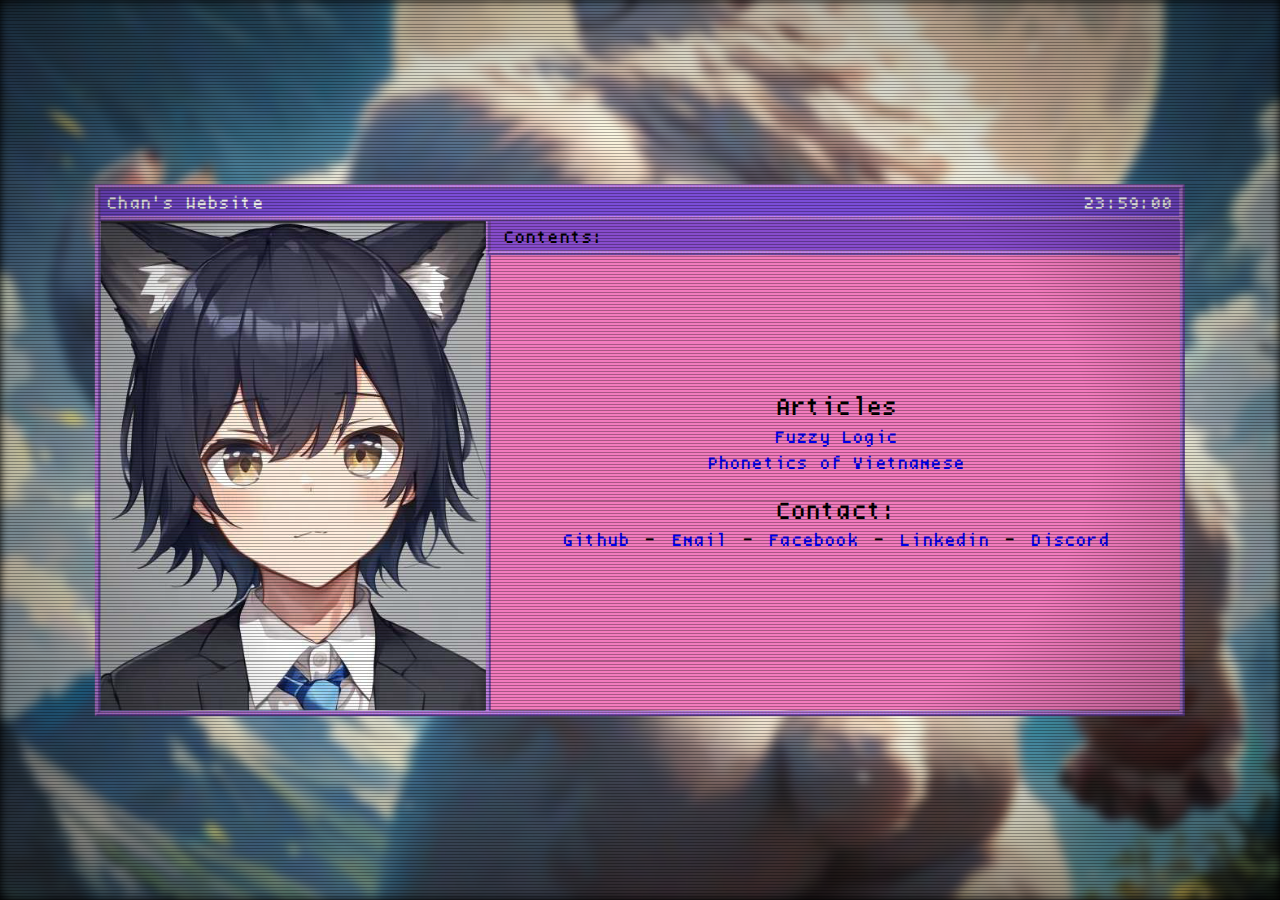
<file: index.html>
<!DOCTYPE html>
<html lang="en">
<head>
    <meta charset="UTF-8">
    <meta name="author" content="duong-nguy">
    <meta name="viewport" content="width=device-width,initial-scale=1">

    <title>Chan's Website</title>
    <link rel="stylesheet" href="main.css">
    <link rel="icon" type="image/png" href="resources/images/favicon.png">

    <link rel="preload"  href="resources/images/1.jpeg">
    <link rel="prefetch" href="resources/images/2.jpeg">
    <link rel="prefetch" href="resources/images/3.jpeg">
    <link rel="prefetch" href="resources/images/4.jpeg">
    <link rel="prefetch" href="resources/images/5.jpeg">
    <link rel="prefetch" href="resources/images/6.jpeg">
</head>
<body>
    <div class="bg-image"></div>
    <div class="window-bg">
        <div class="front-img"></div>
        <div class="titlediv">
            <div id=titleb>Chan's Website</div>
            <div id="clock"></div>
        </div>
        <div class="windowbackgroundarea1"><div id="Subtitle">Contents:</div></div>
        <div class="windowbackgroundarea2">
        <div class="centerDivs">
            <div class="category">
                <div class="categorytitle">Articles</div>
                <div class="categorycontent"><a href="articles/html/fuzzylogic.html">Fuzzy Logic</a> </div>
                <div class="categorycontent"><a href="articles/html/phonetics_of_vietnamese.html">Phonetics of Vietnamese</a> </div>
                <div class="categorytitle">Contact:</div>
                <div class="categorycontent"><a href="https://github.com/duong-nguy/">Github</a> - <a href="mailto://chanduong1999@gmail.com">Email</a> - <a href="https://www.facebook.com/duong.nguy.16/">Facebook</a> - <a href="https://www.linkedin.com/in/duong-nguy-932745209/">Linkedin</a> - <a href="https://discord.gg/g3MKgwn9">Discord</a></div>
            </div>
        </div>
        </div>
    </div>
    <div class="pixeloverlay"></div>
    <div class="vignette"></div>
    <script>
        var clock=document.getElementById("clock");
        function updateClock(){
            var date=new Date();
            date.setHours(date.getHours()+0)
            var hours = date.getHours().toString();
            var minutes = date.getMinutes().toString();
            var seconds = date.getSeconds().toString();
            if (hours.length==1){
                hours="0"+hours
            }
            if (minutes.length==1){
                minutes="0"+minutes
            }
            if (seconds.length==1){
                seconds="0"+seconds
            }
            clock.innerHTML=hours+":"+minutes+":"+seconds;
        }
        updateClock();
        setInterval(updateClock,1000);
    </script>
    </body>
    </html>
</file>
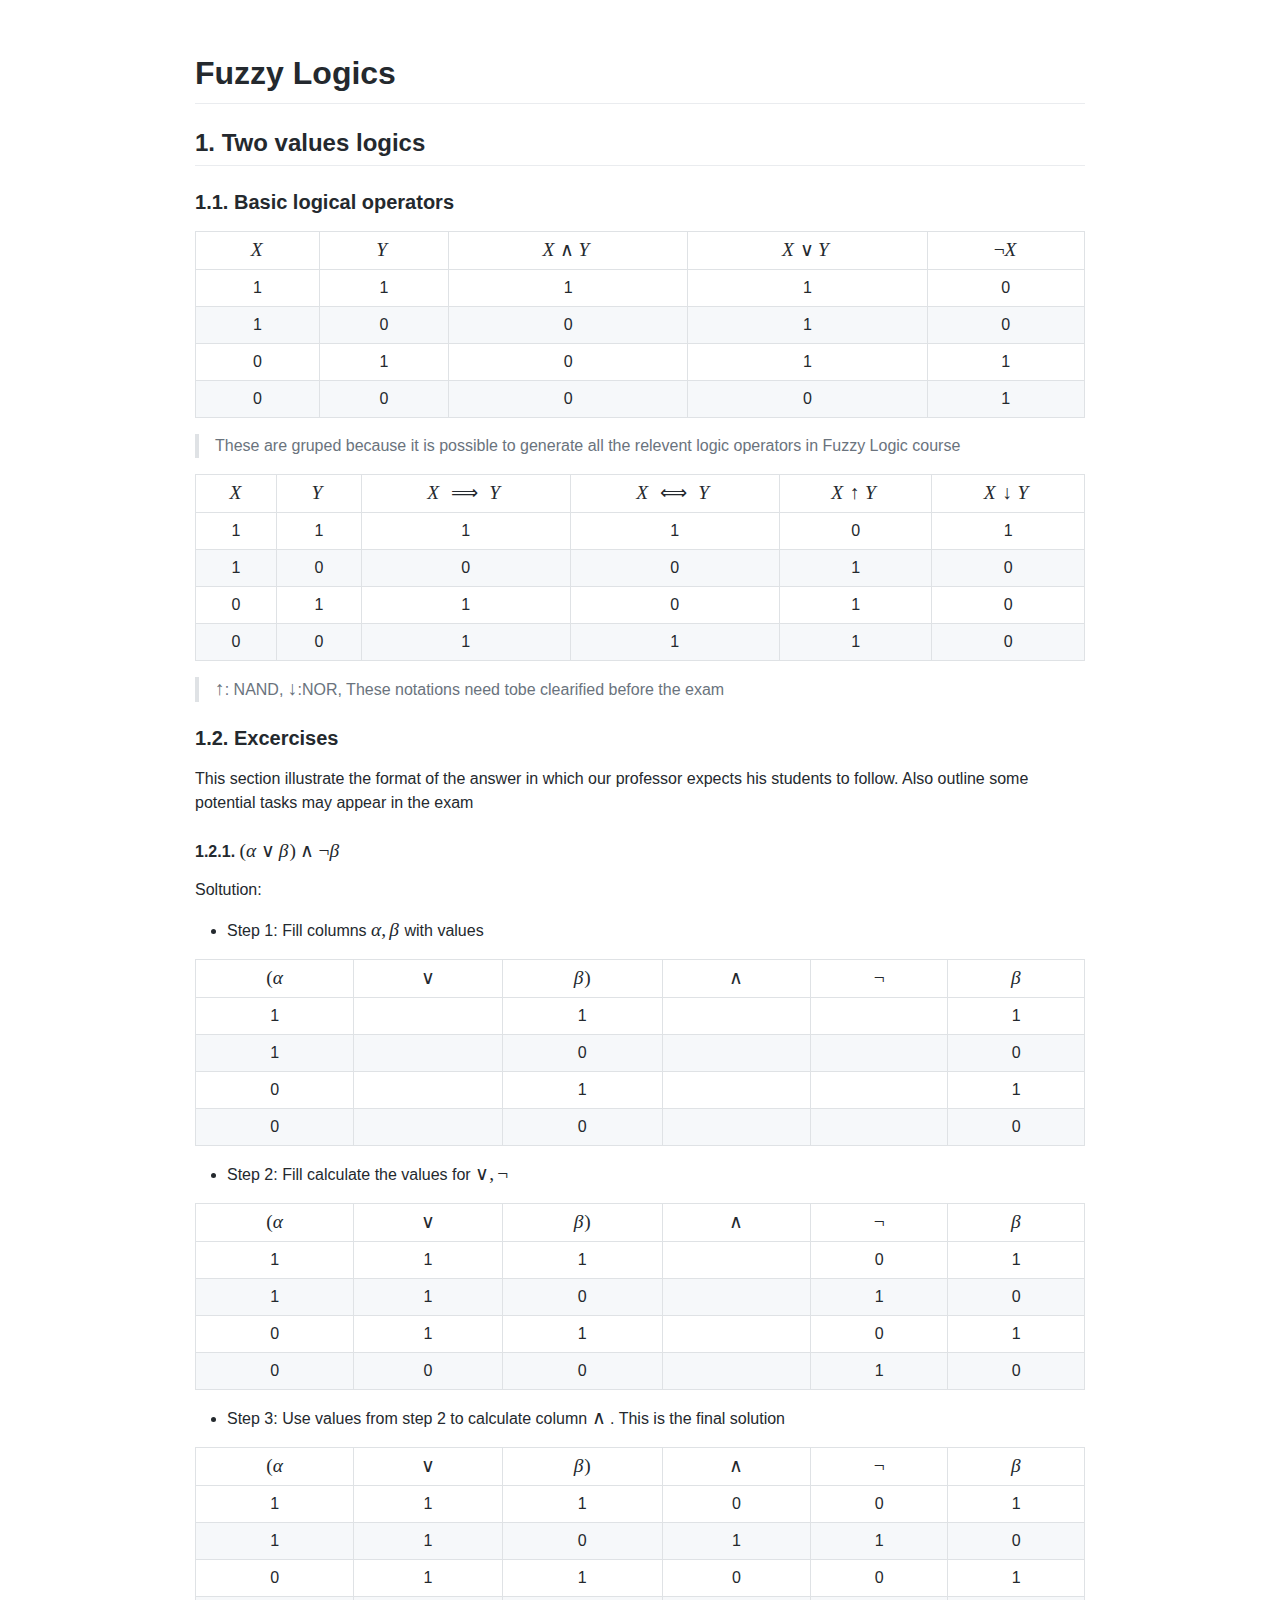
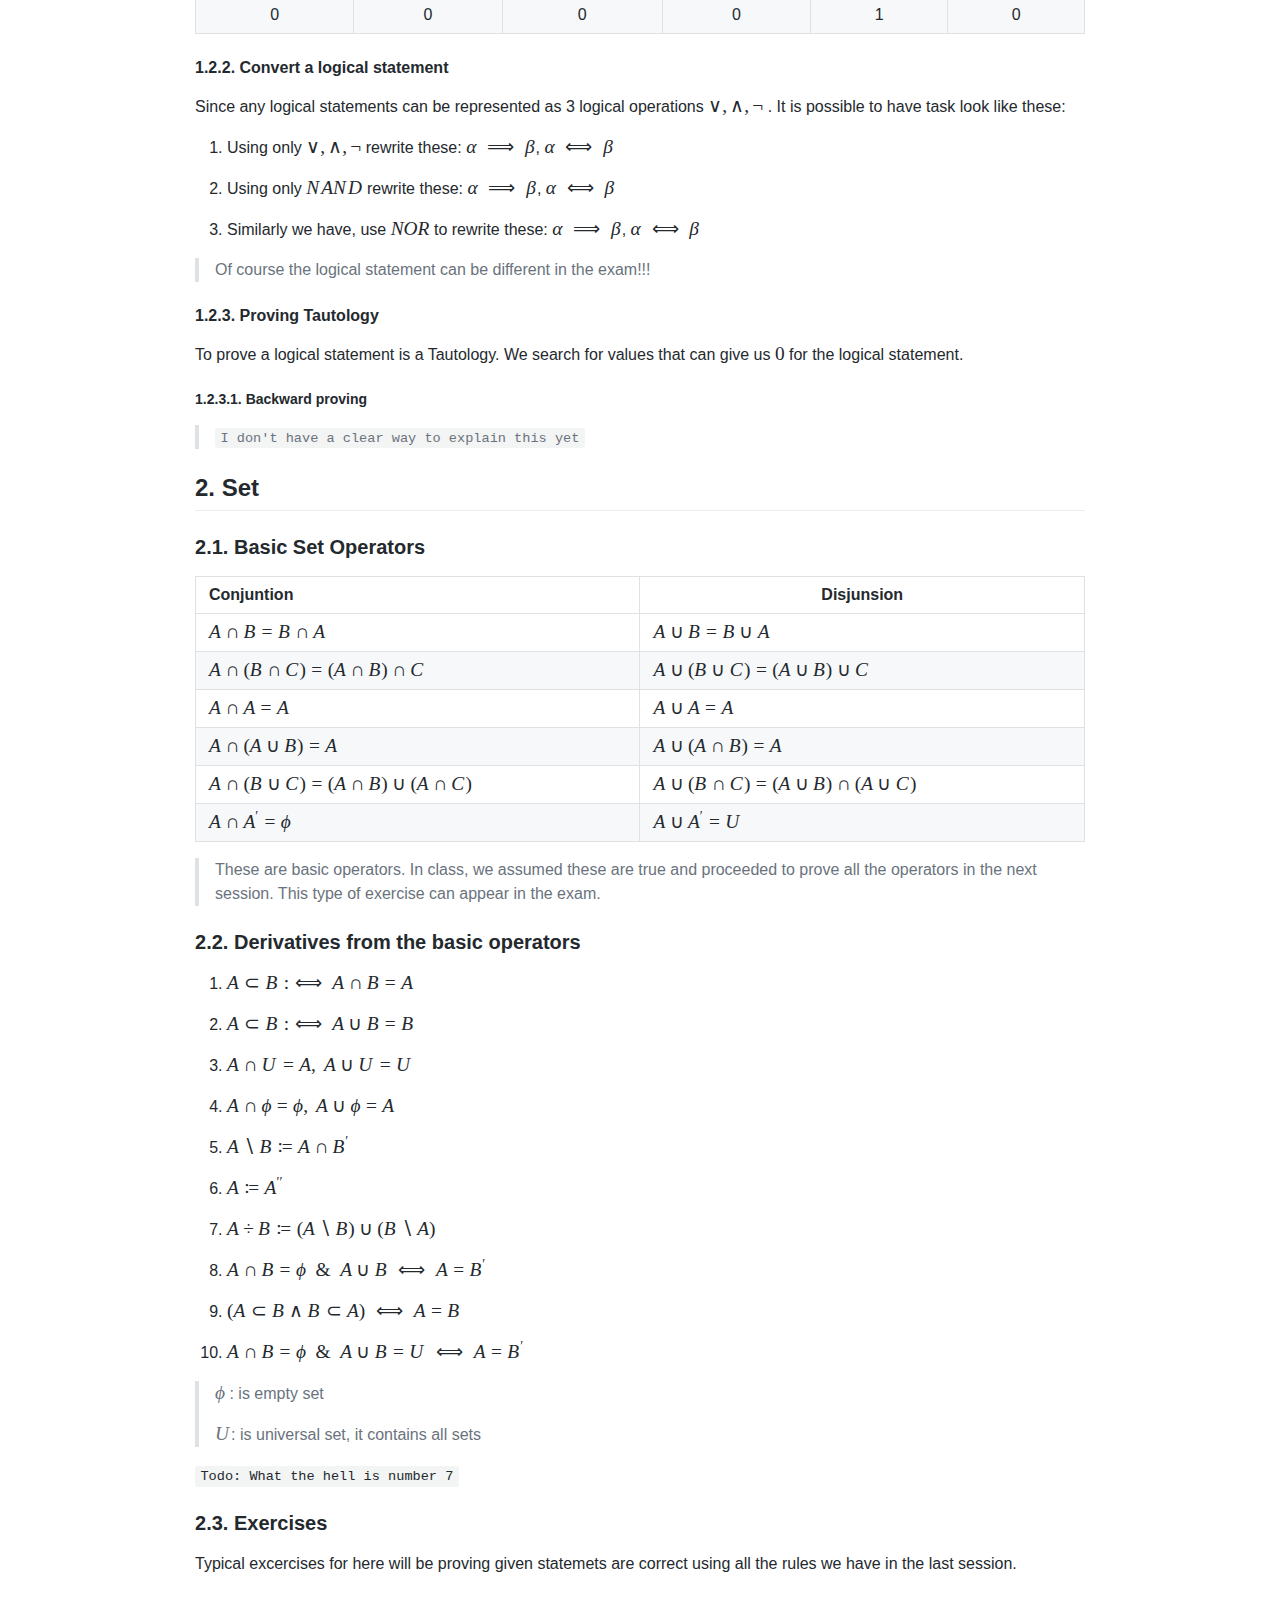
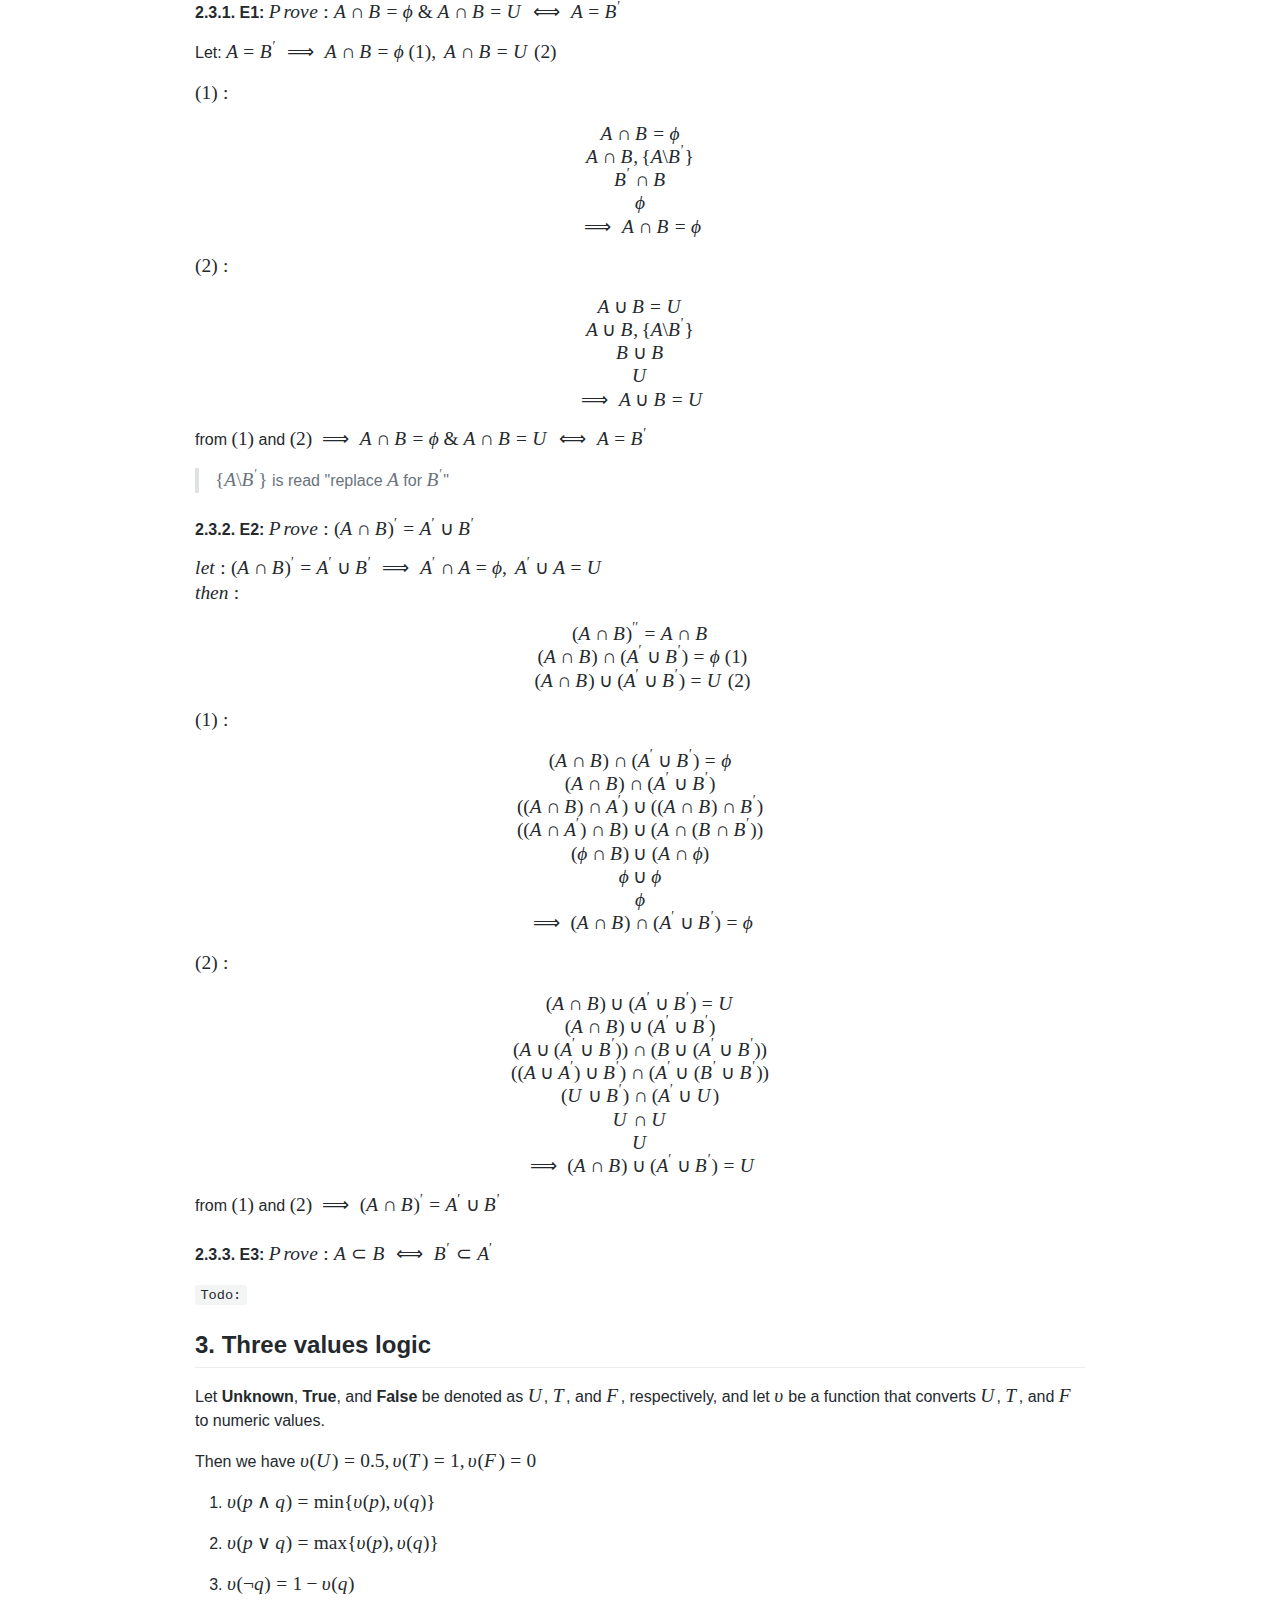
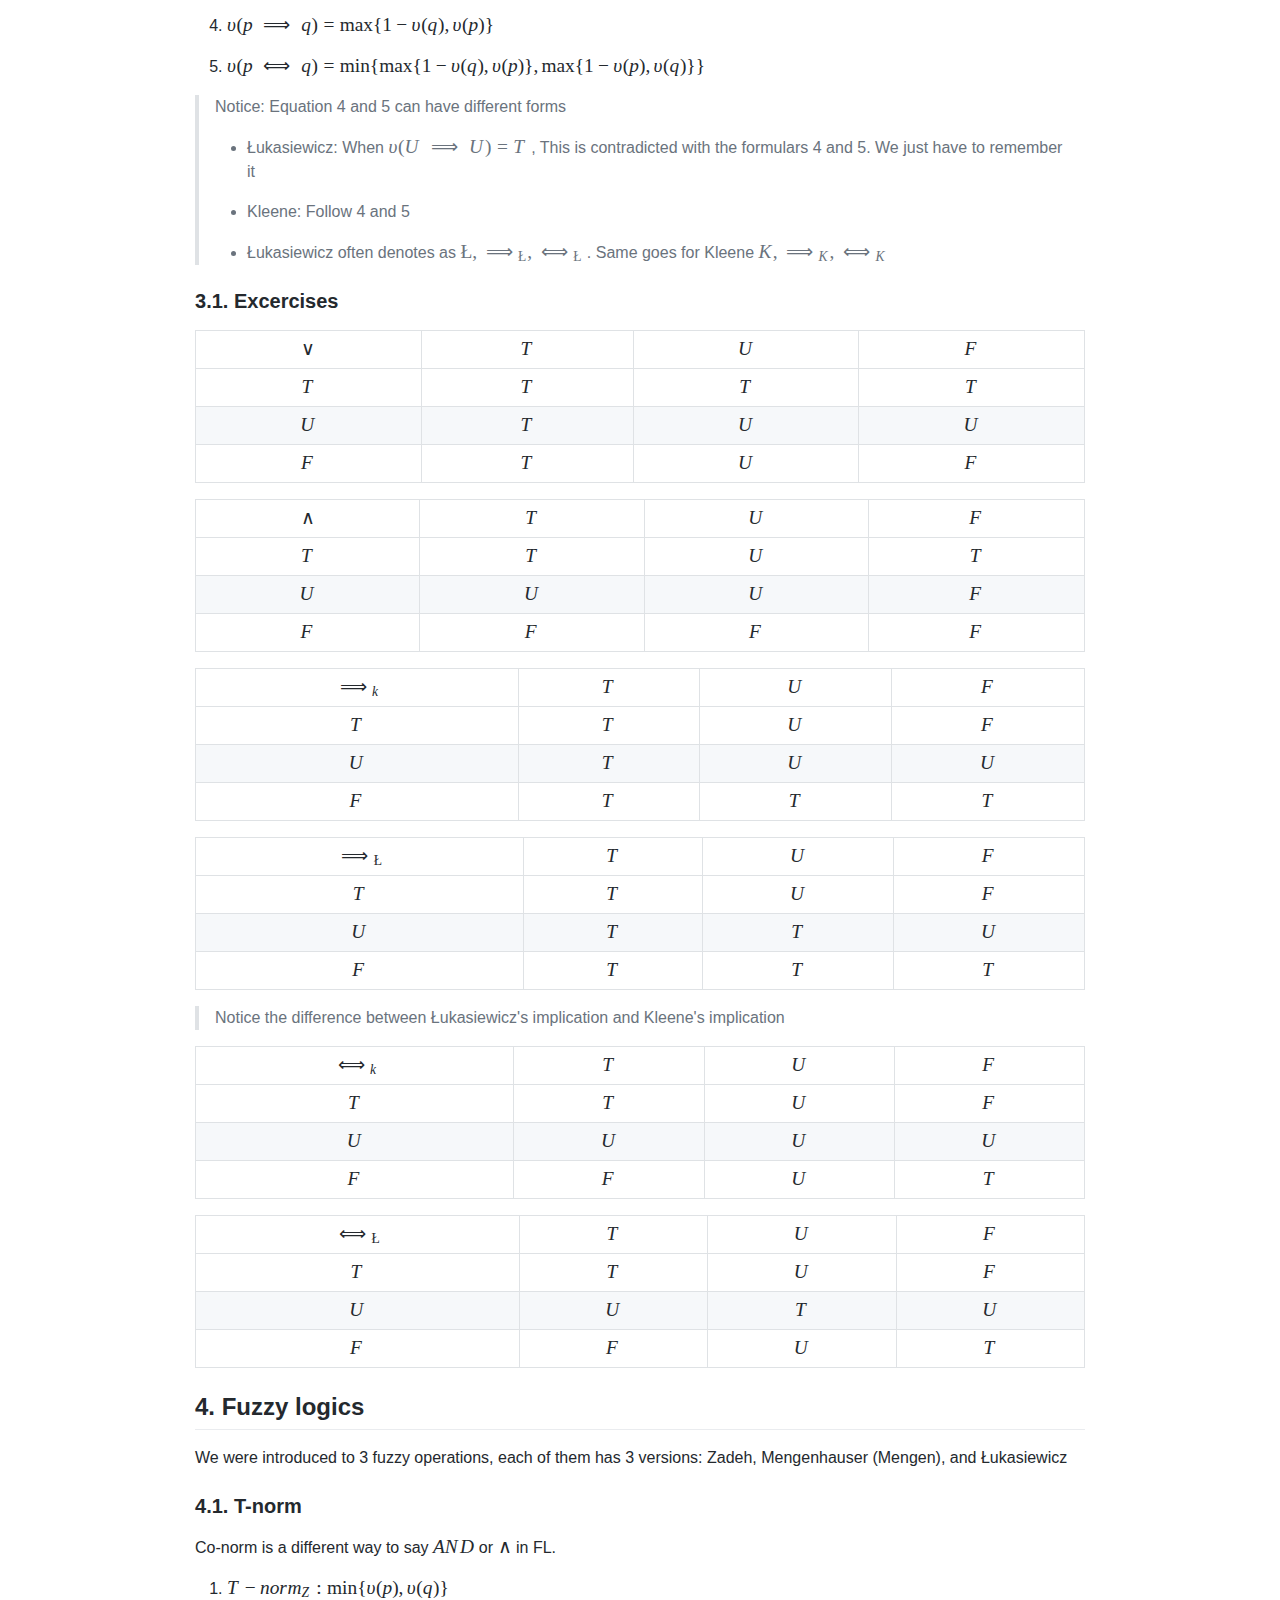
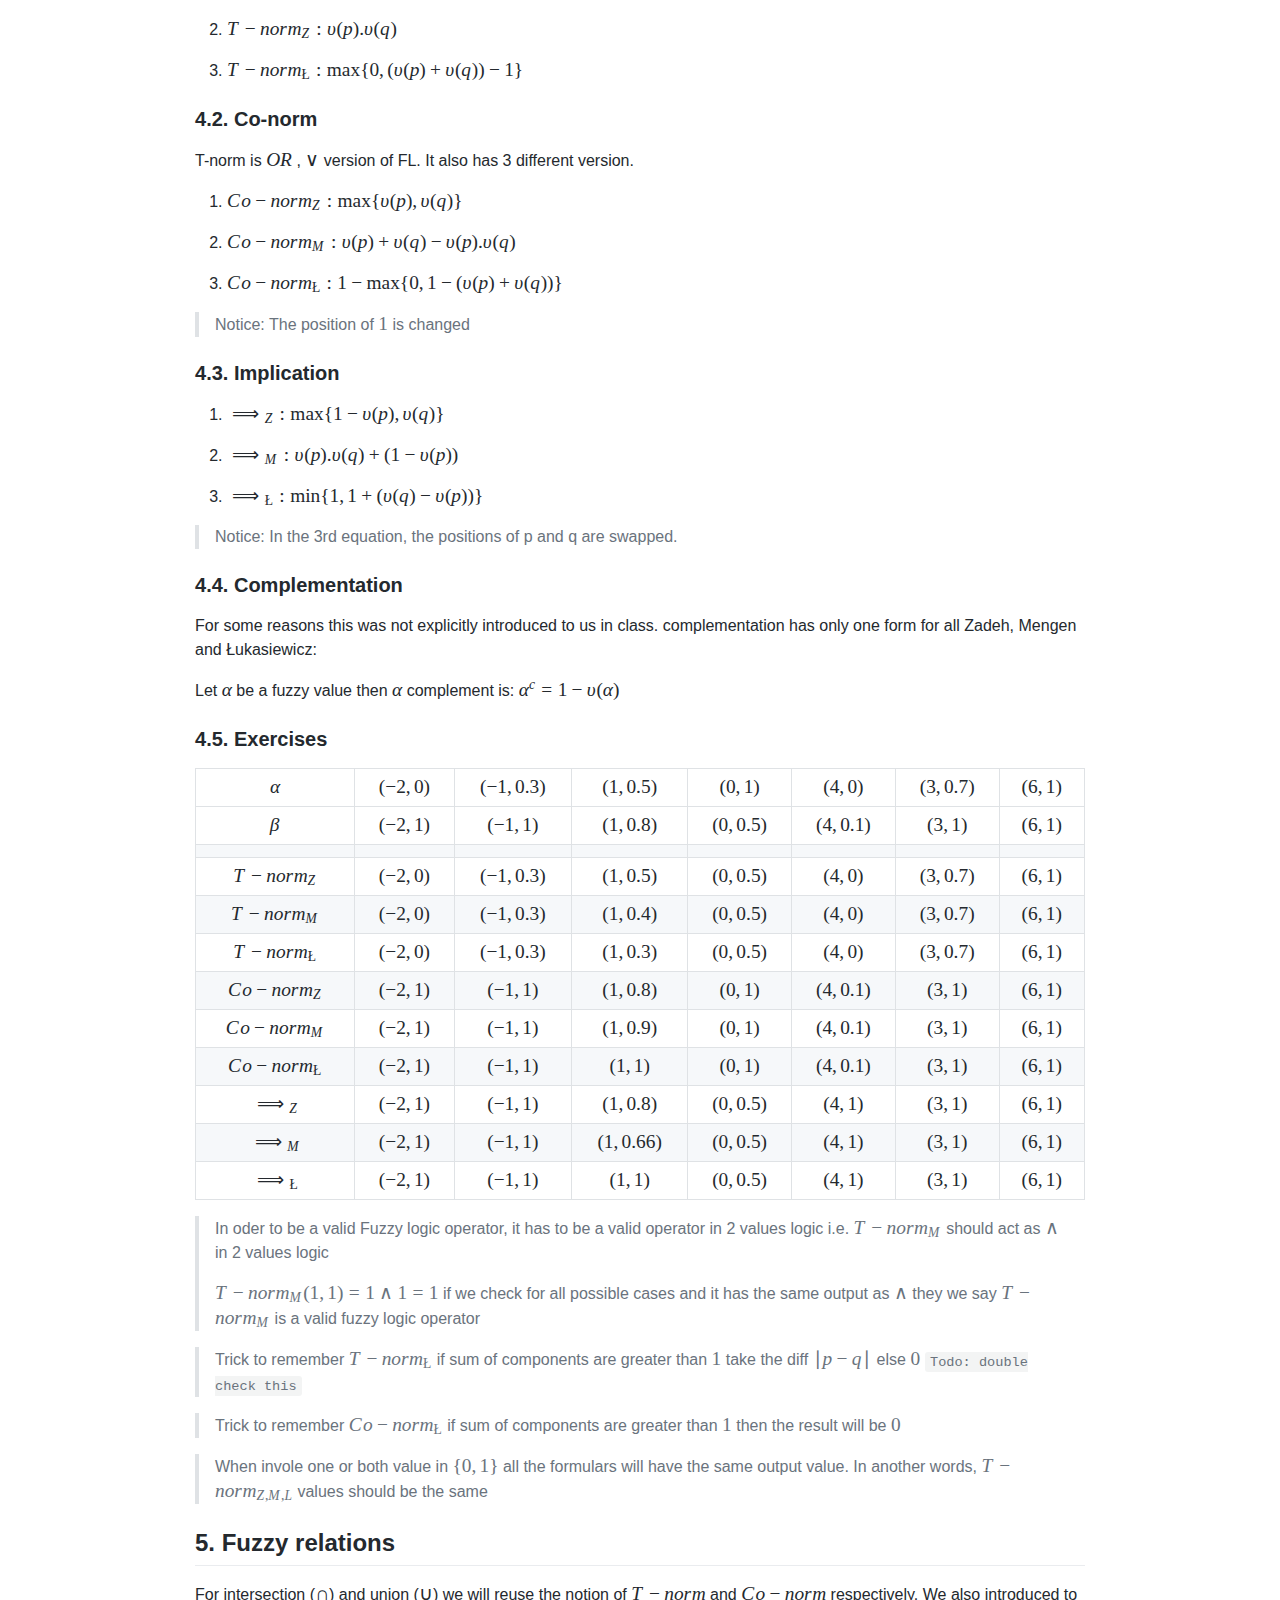
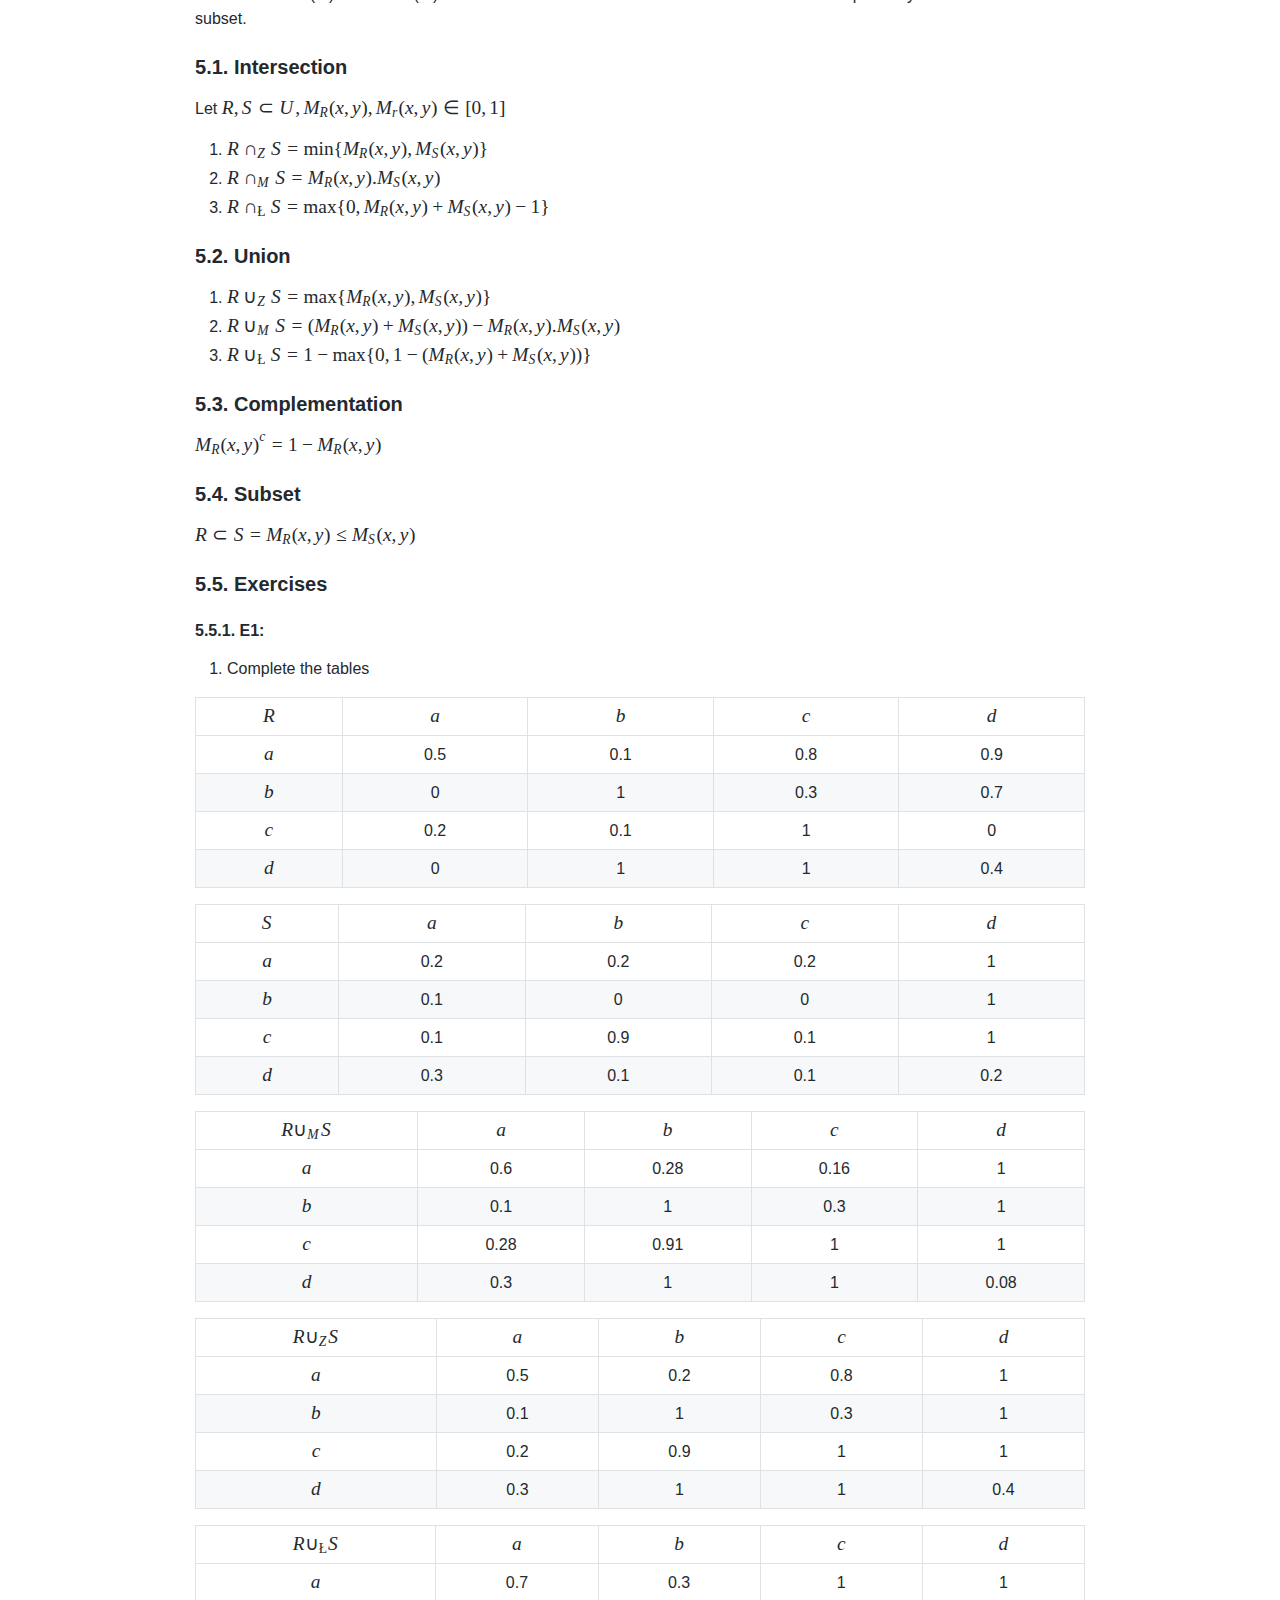
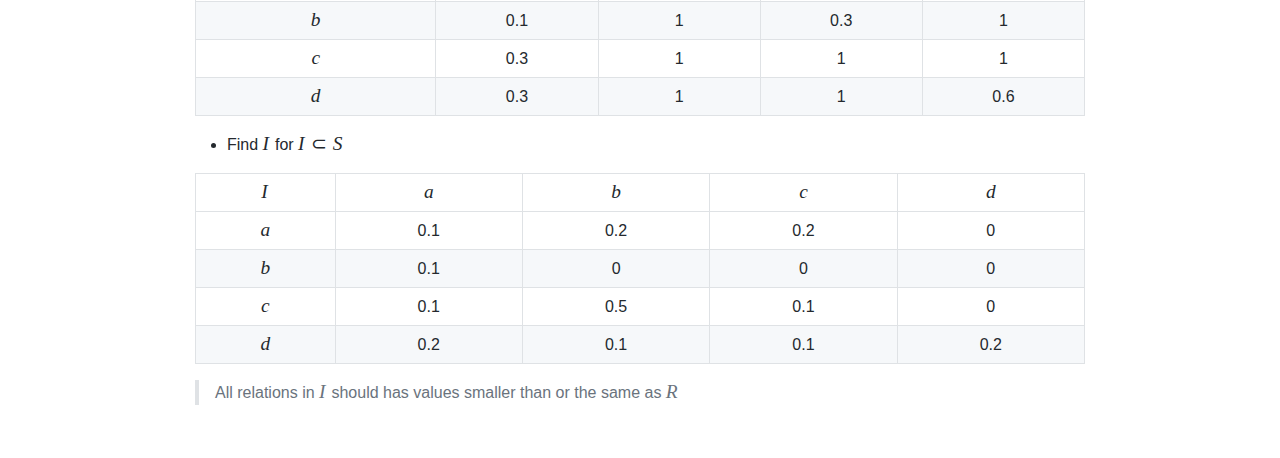
<file: articles/html/fuzzylogic.html>
<!DOCTYPE html>
<html lang="en">
<head>
  <meta charset="UTF-8">
  <meta name="viewport" content="width=device-width, initial-scale=1">
  <title>Fuzzy logics</title>
  <style>
  @font-face {
  font-family: octicons-link;
  src: url([data-uri]) format('woff');
}

.markdown-body .octicon {
  display: inline-block;
  fill: currentColor;
  vertical-align: text-bottom;
}

.markdown-body .anchor {
  float: left;
  line-height: 1;
  margin-left: -20px;
  padding-right: 4px;
}

.markdown-body .anchor:focus {
  outline: none;
}

.markdown-body h1 .octicon-link,
.markdown-body h2 .octicon-link,
.markdown-body h3 .octicon-link,
.markdown-body h4 .octicon-link,
.markdown-body h5 .octicon-link,
.markdown-body h6 .octicon-link {
  color: #1b1f23;
  vertical-align: middle;
  visibility: hidden;
}

.markdown-body h1:hover .anchor,
.markdown-body h2:hover .anchor,
.markdown-body h3:hover .anchor,
.markdown-body h4:hover .anchor,
.markdown-body h5:hover .anchor,
.markdown-body h6:hover .anchor {
  text-decoration: none;
}

.markdown-body h1:hover .anchor .octicon-link,
.markdown-body h2:hover .anchor .octicon-link,
.markdown-body h3:hover .anchor .octicon-link,
.markdown-body h4:hover .anchor .octicon-link,
.markdown-body h5:hover .anchor .octicon-link,
.markdown-body h6:hover .anchor .octicon-link {
  visibility: visible;
}

.markdown-body {
  -ms-text-size-adjust: 100%;
  -webkit-text-size-adjust: 100%;
  color: #24292e;
  line-height: 1.5;
  font-family: -apple-system,BlinkMacSystemFont,Segoe UI,Helvetica,Arial,sans-serif,Apple Color Emoji,Segoe UI Emoji,Segoe UI Symbol;
  font-size: 16px;
  line-height: 1.5;
  word-wrap: break-word;
}

.markdown-body .pl-c {
  color: #6a737d;
}

.markdown-body .pl-c1,
.markdown-body .pl-s .pl-v {
  color: #005cc5;
}

.markdown-body .pl-e,
.markdown-body .pl-en {
  color: #6f42c1;
}

.markdown-body .pl-s .pl-s1,
.markdown-body .pl-smi {
  color: #24292e;
}

.markdown-body .pl-ent {
  color: #22863a;
}

.markdown-body .pl-k {
  color: #d73a49;
}

.markdown-body .pl-pds,
.markdown-body .pl-s,
.markdown-body .pl-s .pl-pse .pl-s1,
.markdown-body .pl-sr,
.markdown-body .pl-sr .pl-cce,
.markdown-body .pl-sr .pl-sra,
.markdown-body .pl-sr .pl-sre {
  color: #032f62;
}

.markdown-body .pl-smw,
.markdown-body .pl-v {
  color: #e36209;
}

.markdown-body .pl-bu {
  color: #b31d28;
}

.markdown-body .pl-ii {
  background-color: #b31d28;
  color: #fafbfc;
}

.markdown-body .pl-c2 {
  background-color: #d73a49;
  color: #fafbfc;
}

.markdown-body .pl-c2:before {
  content: "^M";
}

.markdown-body .pl-sr .pl-cce {
  color: #22863a;
  font-weight: 700;
}

.markdown-body .pl-ml {
  color: #735c0f;
}

.markdown-body .pl-mh,
.markdown-body .pl-mh .pl-en,
.markdown-body .pl-ms {
  color: #005cc5;
  font-weight: 700;
}

.markdown-body .pl-mi {
  color: #24292e;
  font-style: italic;
}

.markdown-body .pl-mb {
  color: #24292e;
  font-weight: 700;
}

.markdown-body .pl-md {
  background-color: #ffeef0;
  color: #b31d28;
}

.markdown-body .pl-mi1 {
  background-color: #f0fff4;
  color: #22863a;
}

.markdown-body .pl-mc {
  background-color: #ffebda;
  color: #e36209;
}

.markdown-body .pl-mi2 {
  background-color: #005cc5;
  color: #f6f8fa;
}

.markdown-body .pl-mdr {
  color: #6f42c1;
  font-weight: 700;
}

.markdown-body .pl-ba {
  color: #586069;
}

.markdown-body .pl-sg {
  color: #959da5;
}

.markdown-body .pl-corl {
  color: #032f62;
  text-decoration: underline;
}

.markdown-body details {
  display: block;
}

.markdown-body summary {
  display: list-item;
}

.markdown-body a {
  background-color: transparent;
}

.markdown-body a:active,
.markdown-body a:hover {
  outline-width: 0;
}

.markdown-body strong {
  font-weight: inherit;
  font-weight: bolder;
}

.markdown-body h1 {
  font-size: 2em;
  margin: .67em 0;
}

.markdown-body img {
  border-style: none;
}

.markdown-body code,
.markdown-body kbd,
.markdown-body pre {
  font-family: monospace,monospace;
  font-size: 1em;
}

.markdown-body hr {
  box-sizing: content-box;
  height: 0;
  overflow: visible;
}

.markdown-body input {
  font: inherit;
  margin: 0;
}

.markdown-body input {
  overflow: visible;
}

.markdown-body [type=checkbox] {
  box-sizing: border-box;
  padding: 0;
}

.markdown-body * {
  box-sizing: border-box;
}

.markdown-body input {
  font-family: inherit;
  font-size: inherit;
  line-height: inherit;
}

.markdown-body a {
  color: #0366d6;
  text-decoration: none;
}

.markdown-body a:hover {
  text-decoration: underline;
}

.markdown-body strong {
  font-weight: 600;
}

.markdown-body hr {
  background: transparent;
  border: 0;
  border-bottom: 1px solid #dfe2e5;
  height: 0;
  margin: 15px 0;
  overflow: hidden;
}

.markdown-body hr:before {
  content: "";
  display: table;
}

.markdown-body hr:after {
  clear: both;
  content: "";
  display: table;
}

.markdown-body table {
  border-collapse: collapse;
  border-spacing: 0;
}

.markdown-body td,
.markdown-body th {
  padding: 0;
}

.markdown-body details summary {
  cursor: pointer;
}

.markdown-body h1,
.markdown-body h2,
.markdown-body h3,
.markdown-body h4,
.markdown-body h5,
.markdown-body h6 {
  margin-bottom: 0;
  margin-top: 0;
}

.markdown-body h1 {
  font-size: 32px;
}

.markdown-body h1,
.markdown-body h2 {
  font-weight: 600;
}

.markdown-body h2 {
  font-size: 24px;
}

.markdown-body h3 {
  font-size: 20px;
}

.markdown-body h3,
.markdown-body h4 {
  font-weight: 600;
}

.markdown-body h4 {
  font-size: 16px;
}

.markdown-body h5 {
  font-size: 14px;
}

.markdown-body h5,
.markdown-body h6 {
  font-weight: 600;
}

.markdown-body h6 {
  font-size: 12px;
}

.markdown-body p {
  margin-bottom: 10px;
  margin-top: 0;
}

.markdown-body blockquote {
  margin: 0;
}

.markdown-body ol,
.markdown-body ul {
  margin-bottom: 0;
  margin-top: 0;
  padding-left: 0;
}

.markdown-body ol ol,
.markdown-body ul ol {
  list-style-type: lower-roman;
}

.markdown-body ol ol ol,
.markdown-body ol ul ol,
.markdown-body ul ol ol,
.markdown-body ul ul ol {
  list-style-type: lower-alpha;
}

.markdown-body dd {
  margin-left: 0;
}

.markdown-body code,
.markdown-body pre {
  font-family: SFMono-Regular,Consolas,Liberation Mono,Menlo,Courier,monospace;
  font-size: 12px;
}

.markdown-body pre {
  margin-bottom: 0;
  margin-top: 0;
}

.markdown-body input::-webkit-inner-spin-button,
.markdown-body input::-webkit-outer-spin-button {
  -webkit-appearance: none;
  appearance: none;
  margin: 0;
}

.markdown-body .border {
  border: 1px solid #e1e4e8!important;
}

.markdown-body .border-0 {
  border: 0!important;
}

.markdown-body .border-bottom {
  border-bottom: 1px solid #e1e4e8!important;
}

.markdown-body .rounded-1 {
  border-radius: 3px!important;
}

.markdown-body .bg-white {
  background-color: #fff!important;
}

.markdown-body .bg-gray-light {
  background-color: #fafbfc!important;
}

.markdown-body .text-gray-light {
  color: #6a737d!important;
}

.markdown-body .mb-0 {
  margin-bottom: 0!important;
}

.markdown-body .my-2 {
  margin-bottom: 8px!important;
  margin-top: 8px!important;
}

.markdown-body .pl-0 {
  padding-left: 0!important;
}

.markdown-body .py-0 {
  padding-bottom: 0!important;
  padding-top: 0!important;
}

.markdown-body .pl-1 {
  padding-left: 4px!important;
}

.markdown-body .pl-2 {
  padding-left: 8px!important;
}

.markdown-body .py-2 {
  padding-bottom: 8px!important;
  padding-top: 8px!important;
}

.markdown-body .pl-3,
.markdown-body .px-3 {
  padding-left: 16px!important;
}

.markdown-body .px-3 {
  padding-right: 16px!important;
}

.markdown-body .pl-4 {
  padding-left: 24px!important;
}

.markdown-body .pl-5 {
  padding-left: 32px!important;
}

.markdown-body .pl-6 {
  padding-left: 40px!important;
}

.markdown-body .f6 {
  font-size: 12px!important;
}

.markdown-body .lh-condensed {
  line-height: 1.25!important;
}

.markdown-body .text-bold {
  font-weight: 600!important;
}

.markdown-body:before {
  content: "";
  display: table;
}

.markdown-body:after {
  clear: both;
  content: "";
  display: table;
}

.markdown-body>:first-child {
  margin-top: 0!important;
}

.markdown-body>:last-child {
  margin-bottom: 0!important;
}

.markdown-body a:not([href]) {
  color: inherit;
  text-decoration: none;
}

.markdown-body blockquote,
.markdown-body dl,
.markdown-body ol,
.markdown-body p,
.markdown-body pre,
.markdown-body table,
.markdown-body ul {
  margin-bottom: 16px;
  margin-top: 0;
}

.markdown-body hr {
  background-color: #e1e4e8;
  border: 0;
  height: .25em;
  margin: 24px 0;
  padding: 0;
}

.markdown-body blockquote {
  border-left: .25em solid #dfe2e5;
  color: #6a737d;
  padding: 0 1em;
}

.markdown-body blockquote>:first-child {
  margin-top: 0;
}

.markdown-body blockquote>:last-child {
  margin-bottom: 0;
}

.markdown-body kbd {
  background-color: #fafbfc;
  border: 1px solid #c6cbd1;
  border-bottom-color: #959da5;
  border-radius: 3px;
  box-shadow: inset 0 -1px 0 #959da5;
  color: #444d56;
  display: inline-block;
  font-size: 11px;
  line-height: 10px;
  padding: 3px 5px;
  vertical-align: middle;
}

.markdown-body h1,
.markdown-body h2,
.markdown-body h3,
.markdown-body h4,
.markdown-body h5,
.markdown-body h6 {
  font-weight: 600;
  line-height: 1.25;
  margin-bottom: 16px;
  margin-top: 24px;
}

.markdown-body h1 {
  font-size: 2em;
}

.markdown-body h1,
.markdown-body h2 {
  border-bottom: 1px solid #eaecef;
  padding-bottom: .3em;
}

.markdown-body h2 {
  font-size: 1.5em;
}

.markdown-body h3 {
  font-size: 1.25em;
}

.markdown-body h4 {
  font-size: 1em;
}

.markdown-body h5 {
  font-size: .875em;
}

.markdown-body h6 {
  color: #6a737d;
  font-size: .85em;
}

.markdown-body ol,
.markdown-body ul {
  padding-left: 2em;
}

.markdown-body ol ol,
.markdown-body ol ul,
.markdown-body ul ol,
.markdown-body ul ul {
  margin-bottom: 0;
  margin-top: 0;
}

.markdown-body li {
  word-wrap: break-all;
}

.markdown-body li>p {
  margin-top: 16px;
}

.markdown-body li+li {
  margin-top: .25em;
}

.markdown-body dl {
  padding: 0;
}

.markdown-body dl dt {
  font-size: 1em;
  font-style: italic;
  font-weight: 600;
  margin-top: 16px;
  padding: 0;
}

.markdown-body dl dd {
  margin-bottom: 16px;
  padding: 0 16px;
}

.markdown-body table {
  display: block;
  overflow: auto;
  width: 100%;
}

.markdown-body table th {
  font-weight: 600;
}

.markdown-body table td,
.markdown-body table th {
  border: 1px solid #dfe2e5;
  padding: 6px 13px;
}

.markdown-body table tr {
  background-color: #fff;
  border-top: 1px solid #c6cbd1;
}

.markdown-body table tr:nth-child(2n) {
  background-color: #f6f8fa;
}

.markdown-body img {
  background-color: #fff;
  box-sizing: content-box;
  max-width: 100%;
}

.markdown-body img[align=right] {
  padding-left: 20px;
}

.markdown-body img[align=left] {
  padding-right: 20px;
}

.markdown-body code {
  background-color: rgba(27,31,35,.05);
  border-radius: 3px;
  font-size: 85%;
  margin: 0;
  padding: .2em .4em;
}

.markdown-body pre {
  word-wrap: normal;
}

.markdown-body pre>code {
  background: transparent;
  border: 0;
  font-size: 100%;
  margin: 0;
  padding: 0;
  white-space: pre;
  word-break: normal;
}

.markdown-body .highlight {
  margin-bottom: 16px;
}

.markdown-body .highlight pre {
  margin-bottom: 0;
  word-break: normal;
}

.markdown-body .highlight pre,
.markdown-body pre {
  background-color: #f6f8fa;
  border-radius: 3px;
  font-size: 85%;
  line-height: 1.45;
  overflow: auto;
  padding: 16px;
}

.markdown-body pre code {
  background-color: transparent;
  border: 0;
  display: inline;
  line-height: inherit;
  margin: 0;
  max-width: auto;
  overflow: visible;
  padding: 0;
  word-wrap: normal;
}

.markdown-body .commit-tease-sha {
  color: #444d56;
  display: inline-block;
  font-family: SFMono-Regular,Consolas,Liberation Mono,Menlo,Courier,monospace;
  font-size: 90%;
}

.markdown-body .blob-wrapper {
  border-bottom-left-radius: 3px;
  border-bottom-right-radius: 3px;
  overflow-x: auto;
  overflow-y: hidden;
}

.markdown-body .blob-wrapper-embedded {
  max-height: 240px;
  overflow-y: auto;
}

.markdown-body .blob-num {
  -moz-user-select: none;
  -ms-user-select: none;
  -webkit-user-select: none;
  color: rgba(27,31,35,.3);
  cursor: pointer;
  font-family: SFMono-Regular,Consolas,Liberation Mono,Menlo,Courier,monospace;
  font-size: 12px;
  line-height: 20px;
  min-width: 50px;
  padding-left: 10px;
  padding-right: 10px;
  text-align: right;
  user-select: none;
  vertical-align: top;
  white-space: nowrap;
  width: 1%;
}

.markdown-body .blob-num:hover {
  color: rgba(27,31,35,.6);
}

.markdown-body .blob-num:before {
  content: attr(data-line-number);
}

.markdown-body .blob-code {
  line-height: 20px;
  padding-left: 10px;
  padding-right: 10px;
  position: relative;
  vertical-align: top;
}

.markdown-body .blob-code-inner {
  color: #24292e;
  font-family: SFMono-Regular,Consolas,Liberation Mono,Menlo,Courier,monospace;
  font-size: 12px;
  overflow: visible;
  white-space: pre;
  word-wrap: normal;
}

.markdown-body .pl-token.active,
.markdown-body .pl-token:hover {
  background: #ffea7f;
  cursor: pointer;
}

.markdown-body kbd {
  background-color: #fafbfc;
  border: 1px solid #d1d5da;
  border-bottom-color: #c6cbd1;
  border-radius: 3px;
  box-shadow: inset 0 -1px 0 #c6cbd1;
  color: #444d56;
  display: inline-block;
  font: 11px SFMono-Regular,Consolas,Liberation Mono,Menlo,Courier,monospace;
  line-height: 10px;
  padding: 3px 5px;
  vertical-align: middle;
}

.markdown-body :checked+.radio-label {
  border-color: #0366d6;
  position: relative;
  z-index: 1;
}

.markdown-body .tab-size[data-tab-size="1"] {
  -moz-tab-size: 1;
  tab-size: 1;
}

.markdown-body .tab-size[data-tab-size="2"] {
  -moz-tab-size: 2;
  tab-size: 2;
}

.markdown-body .tab-size[data-tab-size="3"] {
  -moz-tab-size: 3;
  tab-size: 3;
}

.markdown-body .tab-size[data-tab-size="4"] {
  -moz-tab-size: 4;
  tab-size: 4;
}

.markdown-body .tab-size[data-tab-size="5"] {
  -moz-tab-size: 5;
  tab-size: 5;
}

.markdown-body .tab-size[data-tab-size="6"] {
  -moz-tab-size: 6;
  tab-size: 6;
}

.markdown-body .tab-size[data-tab-size="7"] {
  -moz-tab-size: 7;
  tab-size: 7;
}

.markdown-body .tab-size[data-tab-size="8"] {
  -moz-tab-size: 8;
  tab-size: 8;
}

.markdown-body .tab-size[data-tab-size="9"] {
  -moz-tab-size: 9;
  tab-size: 9;
}

.markdown-body .tab-size[data-tab-size="10"] {
  -moz-tab-size: 10;
  tab-size: 10;
}

.markdown-body .tab-size[data-tab-size="11"] {
  -moz-tab-size: 11;
  tab-size: 11;
}

.markdown-body .tab-size[data-tab-size="12"] {
  -moz-tab-size: 12;
  tab-size: 12;
}

.markdown-body .task-list-item {
  list-style-type: none;
}

.markdown-body .task-list-item+.task-list-item {
  margin-top: 3px;
}

.markdown-body .task-list-item input {
  margin: 0 .2em .25em -1.6em;
  vertical-align: middle;
}

.markdown-body hr {
  border-bottom-color: #eee;
}

.markdown-body .pl-0 {
  padding-left: 0!important;
}

.markdown-body .pl-1 {
  padding-left: 4px!important;
}

.markdown-body .pl-2 {
  padding-left: 8px!important;
}

.markdown-body .pl-3 {
  padding-left: 16px!important;
}

.markdown-body .pl-4 {
  padding-left: 24px!important;
}

.markdown-body .pl-5 {
  padding-left: 32px!important;
}

.markdown-body .pl-6 {
  padding-left: 40px!important;
}

.markdown-body .pl-7 {
  padding-left: 48px!important;
}

.markdown-body .pl-8 {
  padding-left: 64px!important;
}

.markdown-body .pl-9 {
  padding-left: 80px!important;
}

.markdown-body .pl-10 {
  padding-left: 96px!important;
}

.markdown-body .pl-11 {
  padding-left: 112px!important;
}

.markdown-body .pl-12 {
  padding-left: 128px!important;
}

/*# sourceURL=webpack://./node_modules/github-markdown-css/github-markdown.css */
/*# sourceMappingURL=[data-uri] */
  </style>
  <style>
  /**
 * prism.js default theme for JavaScript, CSS and HTML
 * Based on dabblet (http://dabblet.com)
 * @author Lea Verou
 */

code[class*="language-"],
pre[class*="language-"] {
	color: black;
	background: none;
	text-shadow: 0 1px white;
	font-family: Consolas, Monaco, 'Andale Mono', 'Ubuntu Mono', monospace;
	font-size: 1em;
	text-align: left;
	white-space: pre;
	word-spacing: normal;
	word-break: normal;
	word-wrap: normal;
	line-height: 1.5;

	-moz-tab-size: 4;
	-o-tab-size: 4;
	tab-size: 4;

	-webkit-hyphens: none;
	-moz-hyphens: none;
	-ms-hyphens: none;
	hyphens: none;
}

pre[class*="language-"]::-moz-selection, pre[class*="language-"] ::-moz-selection,
code[class*="language-"]::-moz-selection, code[class*="language-"] ::-moz-selection {
	text-shadow: none;
	background: #b3d4fc;
}

pre[class*="language-"]::selection, pre[class*="language-"] ::selection,
code[class*="language-"]::selection, code[class*="language-"] ::selection {
	text-shadow: none;
	background: #b3d4fc;
}

@media print {
	code[class*="language-"],
	pre[class*="language-"] {
		text-shadow: none;
	}
}

/* Code blocks */
pre[class*="language-"] {
	padding: 1em;
	margin: .5em 0;
	overflow: auto;
}

:not(pre) > code[class*="language-"],
pre[class*="language-"] {
	background: #f5f2f0;
}

/* Inline code */
:not(pre) > code[class*="language-"] {
	padding: .1em;
	border-radius: .3em;
	white-space: normal;
}

.token.comment,
.token.prolog,
.token.doctype,
.token.cdata {
	color: slategray;
}

.token.punctuation {
	color: #999;
}

.token.namespace {
	opacity: .7;
}

.token.property,
.token.tag,
.token.boolean,
.token.number,
.token.constant,
.token.symbol,
.token.deleted {
	color: #905;
}

.token.selector,
.token.attr-name,
.token.string,
.token.char,
.token.builtin,
.token.inserted {
	color: #690;
}

.token.operator,
.token.entity,
.token.url,
.language-css .token.string,
.style .token.string {
	color: #9a6e3a;
	/* This background color was intended by the author of this theme. */
	background: hsla(0, 0%, 100%, .5);
}

.token.atrule,
.token.attr-value,
.token.keyword {
	color: #07a;
}

.token.function,
.token.class-name {
	color: #DD4A68;
}

.token.regex,
.token.important,
.token.variable {
	color: #e90;
}

.token.important,
.token.bold {
	font-weight: bold;
}
.token.italic {
	font-style: italic;
}

.token.entity {
	cursor: help;
}

/*# sourceURL=webpack://./node_modules/prismjs/themes/prism.css */
/*# sourceMappingURL=[data-uri] */
  </style>
  <style>
  /* stylelint-disable font-family-no-missing-generic-family-keyword */
@font-face {
  font-family: 'KaTeX_AMS';
  src: url(file:///opt/MarkText/resources/app.asar/dist/electron/fonts/KaTeX_AMS-Regular.73ea273a.woff2) format('woff2'), url(file:///opt/MarkText/resources/app.asar/dist/electron/fonts/KaTeX_AMS-Regular.d562e886.woff) format('woff'), url(file:///opt/MarkText/resources/app.asar/dist/electron/fonts/KaTeX_AMS-Regular.853be924.ttf) format('truetype');
  font-weight: normal;
  font-style: normal;
}
@font-face {
  font-family: 'KaTeX_Caligraphic';
  src: url(file:///opt/MarkText/resources/app.asar/dist/electron/fonts/KaTeX_Caligraphic-Bold.a1abf90d.woff2) format('woff2'), url(file:///opt/MarkText/resources/app.asar/dist/electron/fonts/KaTeX_Caligraphic-Bold.d757c535.woff) format('woff'), url(file:///opt/MarkText/resources/app.asar/dist/electron/fonts/KaTeX_Caligraphic-Bold.7489a2fb.ttf) format('truetype');
  font-weight: bold;
  font-style: normal;
}
@font-face {
  font-family: 'KaTeX_Caligraphic';
  src: url(file:///opt/MarkText/resources/app.asar/dist/electron/fonts/KaTeX_Caligraphic-Regular.d6484fce.woff2) format('woff2'), url(file:///opt/MarkText/resources/app.asar/dist/electron/fonts/KaTeX_Caligraphic-Regular.db074fa2.woff) format('woff'), url(file:///opt/MarkText/resources/app.asar/dist/electron/fonts/KaTeX_Caligraphic-Regular.7e873d38.ttf) format('truetype');
  font-weight: normal;
  font-style: normal;
}
@font-face {
  font-family: 'KaTeX_Fraktur';
  src: url(file:///opt/MarkText/resources/app.asar/dist/electron/fonts/KaTeX_Fraktur-Bold.931d67ea.woff2) format('woff2'), url(file:///opt/MarkText/resources/app.asar/dist/electron/fonts/KaTeX_Fraktur-Bold.354501ba.woff) format('woff'), url(file:///opt/MarkText/resources/app.asar/dist/electron/fonts/KaTeX_Fraktur-Bold.4c761b37.ttf) format('truetype');
  font-weight: bold;
  font-style: normal;
}
@font-face {
  font-family: 'KaTeX_Fraktur';
  src: url(file:///opt/MarkText/resources/app.asar/dist/electron/fonts/KaTeX_Fraktur-Regular.172d3529.woff2) format('woff2'), url(file:///opt/MarkText/resources/app.asar/dist/electron/fonts/KaTeX_Fraktur-Regular.6fdf0ac5.woff) format('woff'), url(file:///opt/MarkText/resources/app.asar/dist/electron/fonts/KaTeX_Fraktur-Regular.ed305b54.ttf) format('truetype');
  font-weight: normal;
  font-style: normal;
}
@font-face {
  font-family: 'KaTeX_Main';
  src: url(file:///opt/MarkText/resources/app.asar/dist/electron/fonts/KaTeX_Main-Bold.39890742.woff2) format('woff2'), url(file:///opt/MarkText/resources/app.asar/dist/electron/fonts/KaTeX_Main-Bold.0c3b8929.woff) format('woff'), url(file:///opt/MarkText/resources/app.asar/dist/electron/fonts/KaTeX_Main-Bold.8169508b.ttf) format('truetype');
  font-weight: bold;
  font-style: normal;
}
@font-face {
  font-family: 'KaTeX_Main';
  src: url(file:///opt/MarkText/resources/app.asar/dist/electron/fonts/KaTeX_Main-BoldItalic.20f389c4.woff2) format('woff2'), url(file:///opt/MarkText/resources/app.asar/dist/electron/fonts/KaTeX_Main-BoldItalic.428978dc.woff) format('woff'), url(file:///opt/MarkText/resources/app.asar/dist/electron/fonts/KaTeX_Main-BoldItalic.828abcb2.ttf) format('truetype');
  font-weight: bold;
  font-style: italic;
}
@font-face {
  font-family: 'KaTeX_Main';
  src: url(file:///opt/MarkText/resources/app.asar/dist/electron/fonts/KaTeX_Main-Italic.fe2176f7.woff2) format('woff2'), url(file:///opt/MarkText/resources/app.asar/dist/electron/fonts/KaTeX_Main-Italic.fd947498.woff) format('woff'), url(file:///opt/MarkText/resources/app.asar/dist/electron/fonts/KaTeX_Main-Italic.fa675e5e.ttf) format('truetype');
  font-weight: normal;
  font-style: italic;
}
@font-face {
  font-family: 'KaTeX_Main';
  src: url(file:///opt/MarkText/resources/app.asar/dist/electron/fonts/KaTeX_Main-Regular.f650f111.woff2) format('woff2'), url(file:///opt/MarkText/resources/app.asar/dist/electron/fonts/KaTeX_Main-Regular.4f35fbcc.woff) format('woff'), url(file:///opt/MarkText/resources/app.asar/dist/electron/fonts/KaTeX_Main-Regular.9eba1d77.ttf) format('truetype');
  font-weight: normal;
  font-style: normal;
}
@font-face {
  font-family: 'KaTeX_Math';
  src: url(file:///opt/MarkText/resources/app.asar/dist/electron/fonts/KaTeX_Math-BoldItalic.dcbcbd93.woff2) format('woff2'), url(file:///opt/MarkText/resources/app.asar/dist/electron/fonts/KaTeX_Math-BoldItalic.3f07ed67.woff) format('woff'), url(file:///opt/MarkText/resources/app.asar/dist/electron/fonts/KaTeX_Math-BoldItalic.bf2d440b.ttf) format('truetype');
  font-weight: bold;
  font-style: italic;
}
@font-face {
  font-family: 'KaTeX_Math';
  src: url(file:///opt/MarkText/resources/app.asar/dist/electron/fonts/KaTeX_Math-Italic.6d3d25f4.woff2) format('woff2'), url(file:///opt/MarkText/resources/app.asar/dist/electron/fonts/KaTeX_Math-Italic.96759856.woff) format('woff'), url(file:///opt/MarkText/resources/app.asar/dist/electron/fonts/KaTeX_Math-Italic.8a5f9363.ttf) format('truetype');
  font-weight: normal;
  font-style: italic;
}
@font-face {
  font-family: 'KaTeX_SansSerif';
  src: url(file:///opt/MarkText/resources/app.asar/dist/electron/fonts/KaTeX_SansSerif-Bold.95591a92.woff2) format('woff2'), url(file:///opt/MarkText/resources/app.asar/dist/electron/fonts/KaTeX_SansSerif-Bold.b9cd458a.woff) format('woff'), url(file:///opt/MarkText/resources/app.asar/dist/electron/fonts/KaTeX_SansSerif-Bold.5b49f499.ttf) format('truetype');
  font-weight: bold;
  font-style: normal;
}
@font-face {
  font-family: 'KaTeX_SansSerif';
  src: url(file:///opt/MarkText/resources/app.asar/dist/electron/fonts/KaTeX_SansSerif-Italic.7d393d38.woff2) format('woff2'), url(file:///opt/MarkText/resources/app.asar/dist/electron/fonts/KaTeX_SansSerif-Italic.8d593cfa.woff) format('woff'), url(file:///opt/MarkText/resources/app.asar/dist/electron/fonts/KaTeX_SansSerif-Italic.b257a18c.ttf) format('truetype');
  font-weight: normal;
  font-style: italic;
}
@font-face {
  font-family: 'KaTeX_SansSerif';
  src: url(file:///opt/MarkText/resources/app.asar/dist/electron/fonts/KaTeX_SansSerif-Regular.cd5e231e.woff2) format('woff2'), url(file:///opt/MarkText/resources/app.asar/dist/electron/fonts/KaTeX_SansSerif-Regular.02271ec5.woff) format('woff'), url(file:///opt/MarkText/resources/app.asar/dist/electron/fonts/KaTeX_SansSerif-Regular.2f7bc363.ttf) format('truetype');
  font-weight: normal;
  font-style: normal;
}
@font-face {
  font-family: 'KaTeX_Script';
  src: url(file:///opt/MarkText/resources/app.asar/dist/electron/fonts/KaTeX_Script-Regular.c81d1b2a.woff2) format('woff2'), url(file:///opt/MarkText/resources/app.asar/dist/electron/fonts/KaTeX_Script-Regular.073b3402.woff) format('woff'), url(file:///opt/MarkText/resources/app.asar/dist/electron/fonts/KaTeX_Script-Regular.fc9ba524.ttf) format('truetype');
  font-weight: normal;
  font-style: normal;
}
@font-face {
  font-family: 'KaTeX_Size1';
  src: url(file:///opt/MarkText/resources/app.asar/dist/electron/fonts/KaTeX_Size1-Regular.6eec866c.woff2) format('woff2'), url(file:///opt/MarkText/resources/app.asar/dist/electron/fonts/KaTeX_Size1-Regular.0108e89c.woff) format('woff'), url(file:///opt/MarkText/resources/app.asar/dist/electron/fonts/KaTeX_Size1-Regular.6de7d4b5.ttf) format('truetype');
  font-weight: normal;
  font-style: normal;
}
@font-face {
  font-family: 'KaTeX_Size2';
  src: url(file:///opt/MarkText/resources/app.asar/dist/electron/fonts/KaTeX_Size2-Regular.2960900c.woff2) format('woff2'), url(file:///opt/MarkText/resources/app.asar/dist/electron/fonts/KaTeX_Size2-Regular.3a99e70a.woff) format('woff'), url(file:///opt/MarkText/resources/app.asar/dist/electron/fonts/KaTeX_Size2-Regular.57f5c183.ttf) format('truetype');
  font-weight: normal;
  font-style: normal;
}
@font-face {
  font-family: 'KaTeX_Size3';
  src: url(file:///opt/MarkText/resources/app.asar/dist/electron/fonts/KaTeX_Size3-Regular.e1951519.woff2) format('woff2'), url(file:///opt/MarkText/resources/app.asar/dist/electron/fonts/KaTeX_Size3-Regular.7947224e.woff) format('woff'), url(file:///opt/MarkText/resources/app.asar/dist/electron/fonts/KaTeX_Size3-Regular.8d6b6822.ttf) format('truetype');
  font-weight: normal;
  font-style: normal;
}
@font-face {
  font-family: 'KaTeX_Size4';
  src: url(file:///opt/MarkText/resources/app.asar/dist/electron/fonts/KaTeX_Size4-Regular.e418bf25.woff2) format('woff2'), url(file:///opt/MarkText/resources/app.asar/dist/electron/fonts/KaTeX_Size4-Regular.aeffd802.woff) format('woff'), url(file:///opt/MarkText/resources/app.asar/dist/electron/fonts/KaTeX_Size4-Regular.4ad7c7e8.ttf) format('truetype');
  font-weight: normal;
  font-style: normal;
}
@font-face {
  font-family: 'KaTeX_Typewriter';
  src: url(file:///opt/MarkText/resources/app.asar/dist/electron/fonts/KaTeX_Typewriter-Regular.c295e7f7.woff2) format('woff2'), url(file:///opt/MarkText/resources/app.asar/dist/electron/fonts/KaTeX_Typewriter-Regular.4c6b94fd.woff) format('woff'), url(file:///opt/MarkText/resources/app.asar/dist/electron/fonts/KaTeX_Typewriter-Regular.c5c02d76.ttf) format('truetype');
  font-weight: normal;
  font-style: normal;
}
.katex {
  font: normal 1.21em KaTeX_Main, Times New Roman, serif;
  line-height: 1.2;
  text-indent: 0;
  text-rendering: auto;
}
.katex * {
  -ms-high-contrast-adjust: none !important;
  border-color: currentColor;
}
.katex .katex-version::after {
  content: "0.15.2";
}
.katex .katex-mathml {
  /* Accessibility hack to only show to screen readers
         Found at: http://a11yproject.com/posts/how-to-hide-content/ */
  position: absolute;
  clip: rect(1px, 1px, 1px, 1px);
  padding: 0;
  border: 0;
  height: 1px;
  width: 1px;
  overflow: hidden;
}
.katex .katex-html {
  /* \newline is an empty block at top level, between .base elements */
}
.katex .katex-html > .newline {
  display: block;
}
.katex .base {
  position: relative;
  display: inline-block;
  white-space: nowrap;
  width: -webkit-min-content;
  width: -moz-min-content;
  width: min-content;
}
.katex .strut {
  display: inline-block;
}
.katex .textbf {
  font-weight: bold;
}
.katex .textit {
  font-style: italic;
}
.katex .textrm {
  font-family: KaTeX_Main;
}
.katex .textsf {
  font-family: KaTeX_SansSerif;
}
.katex .texttt {
  font-family: KaTeX_Typewriter;
}
.katex .mathnormal {
  font-family: KaTeX_Math;
  font-style: italic;
}
.katex .mathit {
  font-family: KaTeX_Main;
  font-style: italic;
}
.katex .mathrm {
  font-style: normal;
}
.katex .mathbf {
  font-family: KaTeX_Main;
  font-weight: bold;
}
.katex .boldsymbol {
  font-family: KaTeX_Math;
  font-weight: bold;
  font-style: italic;
}
.katex .amsrm {
  font-family: KaTeX_AMS;
}
.katex .mathbb,
.katex .textbb {
  font-family: KaTeX_AMS;
}
.katex .mathcal {
  font-family: KaTeX_Caligraphic;
}
.katex .mathfrak,
.katex .textfrak {
  font-family: KaTeX_Fraktur;
}
.katex .mathtt {
  font-family: KaTeX_Typewriter;
}
.katex .mathscr,
.katex .textscr {
  font-family: KaTeX_Script;
}
.katex .mathsf,
.katex .textsf {
  font-family: KaTeX_SansSerif;
}
.katex .mathboldsf,
.katex .textboldsf {
  font-family: KaTeX_SansSerif;
  font-weight: bold;
}
.katex .mathitsf,
.katex .textitsf {
  font-family: KaTeX_SansSerif;
  font-style: italic;
}
.katex .mainrm {
  font-family: KaTeX_Main;
  font-style: normal;
}
.katex .vlist-t {
  display: inline-table;
  table-layout: fixed;
  border-collapse: collapse;
}
.katex .vlist-r {
  display: table-row;
}
.katex .vlist {
  display: table-cell;
  vertical-align: bottom;
  position: relative;
}
.katex .vlist > span {
  display: block;
  height: 0;
  position: relative;
}
.katex .vlist > span > span {
  display: inline-block;
}
.katex .vlist > span > .pstrut {
  overflow: hidden;
  width: 0;
}
.katex .vlist-t2 {
  margin-right: -2px;
}
.katex .vlist-s {
  display: table-cell;
  vertical-align: bottom;
  font-size: 1px;
  width: 2px;
  min-width: 2px;
}
.katex .vbox {
  display: inline-flex;
  flex-direction: column;
  align-items: baseline;
}
.katex .hbox {
  display: inline-flex;
  flex-direction: row;
  width: 100%;
}
.katex .thinbox {
  display: inline-flex;
  flex-direction: row;
  width: 0;
  max-width: 0;
}
.katex .msupsub {
  text-align: left;
}
.katex .mfrac > span > span {
  text-align: center;
}
.katex .mfrac .frac-line {
  display: inline-block;
  width: 100%;
  border-bottom-style: solid;
}
.katex .mfrac .frac-line,
.katex .overline .overline-line,
.katex .underline .underline-line,
.katex .hline,
.katex .hdashline,
.katex .rule {
  min-height: 1px;
}
.katex .mspace {
  display: inline-block;
}
.katex .llap,
.katex .rlap,
.katex .clap {
  width: 0;
  position: relative;
}
.katex .llap > .inner,
.katex .rlap > .inner,
.katex .clap > .inner {
  position: absolute;
}
.katex .llap > .fix,
.katex .rlap > .fix,
.katex .clap > .fix {
  display: inline-block;
}
.katex .llap > .inner {
  right: 0;
}
.katex .rlap > .inner,
.katex .clap > .inner {
  left: 0;
}
.katex .clap > .inner > span {
  margin-left: -50%;
  margin-right: 50%;
}
.katex .rule {
  display: inline-block;
  border: solid 0;
  position: relative;
}
.katex .overline .overline-line,
.katex .underline .underline-line,
.katex .hline {
  display: inline-block;
  width: 100%;
  border-bottom-style: solid;
}
.katex .hdashline {
  display: inline-block;
  width: 100%;
  border-bottom-style: dashed;
}
.katex .sqrt > .root {
  /* These values are taken from the definition of `\r@@t`,
             `\mkern 5mu` and `\mkern -10mu`. */
  margin-left: 0.27777778em;
  margin-right: -0.55555556em;
}
.katex .sizing.reset-size1.size1,
.katex .fontsize-ensurer.reset-size1.size1 {
  font-size: 1em;
}
.katex .sizing.reset-size1.size2,
.katex .fontsize-ensurer.reset-size1.size2 {
  font-size: 1.2em;
}
.katex .sizing.reset-size1.size3,
.katex .fontsize-ensurer.reset-size1.size3 {
  font-size: 1.4em;
}
.katex .sizing.reset-size1.size4,
.katex .fontsize-ensurer.reset-size1.size4 {
  font-size: 1.6em;
}
.katex .sizing.reset-size1.size5,
.katex .fontsize-ensurer.reset-size1.size5 {
  font-size: 1.8em;
}
.katex .sizing.reset-size1.size6,
.katex .fontsize-ensurer.reset-size1.size6 {
  font-size: 2em;
}
.katex .sizing.reset-size1.size7,
.katex .fontsize-ensurer.reset-size1.size7 {
  font-size: 2.4em;
}
.katex .sizing.reset-size1.size8,
.katex .fontsize-ensurer.reset-size1.size8 {
  font-size: 2.88em;
}
.katex .sizing.reset-size1.size9,
.katex .fontsize-ensurer.reset-size1.size9 {
  font-size: 3.456em;
}
.katex .sizing.reset-size1.size10,
.katex .fontsize-ensurer.reset-size1.size10 {
  font-size: 4.148em;
}
.katex .sizing.reset-size1.size11,
.katex .fontsize-ensurer.reset-size1.size11 {
  font-size: 4.976em;
}
.katex .sizing.reset-size2.size1,
.katex .fontsize-ensurer.reset-size2.size1 {
  font-size: 0.83333333em;
}
.katex .sizing.reset-size2.size2,
.katex .fontsize-ensurer.reset-size2.size2 {
  font-size: 1em;
}
.katex .sizing.reset-size2.size3,
.katex .fontsize-ensurer.reset-size2.size3 {
  font-size: 1.16666667em;
}
.katex .sizing.reset-size2.size4,
.katex .fontsize-ensurer.reset-size2.size4 {
  font-size: 1.33333333em;
}
.katex .sizing.reset-size2.size5,
.katex .fontsize-ensurer.reset-size2.size5 {
  font-size: 1.5em;
}
.katex .sizing.reset-size2.size6,
.katex .fontsize-ensurer.reset-size2.size6 {
  font-size: 1.66666667em;
}
.katex .sizing.reset-size2.size7,
.katex .fontsize-ensurer.reset-size2.size7 {
  font-size: 2em;
}
.katex .sizing.reset-size2.size8,
.katex .fontsize-ensurer.reset-size2.size8 {
  font-size: 2.4em;
}
.katex .sizing.reset-size2.size9,
.katex .fontsize-ensurer.reset-size2.size9 {
  font-size: 2.88em;
}
.katex .sizing.reset-size2.size10,
.katex .fontsize-ensurer.reset-size2.size10 {
  font-size: 3.45666667em;
}
.katex .sizing.reset-size2.size11,
.katex .fontsize-ensurer.reset-size2.size11 {
  font-size: 4.14666667em;
}
.katex .sizing.reset-size3.size1,
.katex .fontsize-ensurer.reset-size3.size1 {
  font-size: 0.71428571em;
}
.katex .sizing.reset-size3.size2,
.katex .fontsize-ensurer.reset-size3.size2 {
  font-size: 0.85714286em;
}
.katex .sizing.reset-size3.size3,
.katex .fontsize-ensurer.reset-size3.size3 {
  font-size: 1em;
}
.katex .sizing.reset-size3.size4,
.katex .fontsize-ensurer.reset-size3.size4 {
  font-size: 1.14285714em;
}
.katex .sizing.reset-size3.size5,
.katex .fontsize-ensurer.reset-size3.size5 {
  font-size: 1.28571429em;
}
.katex .sizing.reset-size3.size6,
.katex .fontsize-ensurer.reset-size3.size6 {
  font-size: 1.42857143em;
}
.katex .sizing.reset-size3.size7,
.katex .fontsize-ensurer.reset-size3.size7 {
  font-size: 1.71428571em;
}
.katex .sizing.reset-size3.size8,
.katex .fontsize-ensurer.reset-size3.size8 {
  font-size: 2.05714286em;
}
.katex .sizing.reset-size3.size9,
.katex .fontsize-ensurer.reset-size3.size9 {
  font-size: 2.46857143em;
}
.katex .sizing.reset-size3.size10,
.katex .fontsize-ensurer.reset-size3.size10 {
  font-size: 2.96285714em;
}
.katex .sizing.reset-size3.size11,
.katex .fontsize-ensurer.reset-size3.size11 {
  font-size: 3.55428571em;
}
.katex .sizing.reset-size4.size1,
.katex .fontsize-ensurer.reset-size4.size1 {
  font-size: 0.625em;
}
.katex .sizing.reset-size4.size2,
.katex .fontsize-ensurer.reset-size4.size2 {
  font-size: 0.75em;
}
.katex .sizing.reset-size4.size3,
.katex .fontsize-ensurer.reset-size4.size3 {
  font-size: 0.875em;
}
.katex .sizing.reset-size4.size4,
.katex .fontsize-ensurer.reset-size4.size4 {
  font-size: 1em;
}
.katex .sizing.reset-size4.size5,
.katex .fontsize-ensurer.reset-size4.size5 {
  font-size: 1.125em;
}
.katex .sizing.reset-size4.size6,
.katex .fontsize-ensurer.reset-size4.size6 {
  font-size: 1.25em;
}
.katex .sizing.reset-size4.size7,
.katex .fontsize-ensurer.reset-size4.size7 {
  font-size: 1.5em;
}
.katex .sizing.reset-size4.size8,
.katex .fontsize-ensurer.reset-size4.size8 {
  font-size: 1.8em;
}
.katex .sizing.reset-size4.size9,
.katex .fontsize-ensurer.reset-size4.size9 {
  font-size: 2.16em;
}
.katex .sizing.reset-size4.size10,
.katex .fontsize-ensurer.reset-size4.size10 {
  font-size: 2.5925em;
}
.katex .sizing.reset-size4.size11,
.katex .fontsize-ensurer.reset-size4.size11 {
  font-size: 3.11em;
}
.katex .sizing.reset-size5.size1,
.katex .fontsize-ensurer.reset-size5.size1 {
  font-size: 0.55555556em;
}
.katex .sizing.reset-size5.size2,
.katex .fontsize-ensurer.reset-size5.size2 {
  font-size: 0.66666667em;
}
.katex .sizing.reset-size5.size3,
.katex .fontsize-ensurer.reset-size5.size3 {
  font-size: 0.77777778em;
}
.katex .sizing.reset-size5.size4,
.katex .fontsize-ensurer.reset-size5.size4 {
  font-size: 0.88888889em;
}
.katex .sizing.reset-size5.size5,
.katex .fontsize-ensurer.reset-size5.size5 {
  font-size: 1em;
}
.katex .sizing.reset-size5.size6,
.katex .fontsize-ensurer.reset-size5.size6 {
  font-size: 1.11111111em;
}
.katex .sizing.reset-size5.size7,
.katex .fontsize-ensurer.reset-size5.size7 {
  font-size: 1.33333333em;
}
.katex .sizing.reset-size5.size8,
.katex .fontsize-ensurer.reset-size5.size8 {
  font-size: 1.6em;
}
.katex .sizing.reset-size5.size9,
.katex .fontsize-ensurer.reset-size5.size9 {
  font-size: 1.92em;
}
.katex .sizing.reset-size5.size10,
.katex .fontsize-ensurer.reset-size5.size10 {
  font-size: 2.30444444em;
}
.katex .sizing.reset-size5.size11,
.katex .fontsize-ensurer.reset-size5.size11 {
  font-size: 2.76444444em;
}
.katex .sizing.reset-size6.size1,
.katex .fontsize-ensurer.reset-size6.size1 {
  font-size: 0.5em;
}
.katex .sizing.reset-size6.size2,
.katex .fontsize-ensurer.reset-size6.size2 {
  font-size: 0.6em;
}
.katex .sizing.reset-size6.size3,
.katex .fontsize-ensurer.reset-size6.size3 {
  font-size: 0.7em;
}
.katex .sizing.reset-size6.size4,
.katex .fontsize-ensurer.reset-size6.size4 {
  font-size: 0.8em;
}
.katex .sizing.reset-size6.size5,
.katex .fontsize-ensurer.reset-size6.size5 {
  font-size: 0.9em;
}
.katex .sizing.reset-size6.size6,
.katex .fontsize-ensurer.reset-size6.size6 {
  font-size: 1em;
}
.katex .sizing.reset-size6.size7,
.katex .fontsize-ensurer.reset-size6.size7 {
  font-size: 1.2em;
}
.katex .sizing.reset-size6.size8,
.katex .fontsize-ensurer.reset-size6.size8 {
  font-size: 1.44em;
}
.katex .sizing.reset-size6.size9,
.katex .fontsize-ensurer.reset-size6.size9 {
  font-size: 1.728em;
}
.katex .sizing.reset-size6.size10,
.katex .fontsize-ensurer.reset-size6.size10 {
  font-size: 2.074em;
}
.katex .sizing.reset-size6.size11,
.katex .fontsize-ensurer.reset-size6.size11 {
  font-size: 2.488em;
}
.katex .sizing.reset-size7.size1,
.katex .fontsize-ensurer.reset-size7.size1 {
  font-size: 0.41666667em;
}
.katex .sizing.reset-size7.size2,
.katex .fontsize-ensurer.reset-size7.size2 {
  font-size: 0.5em;
}
.katex .sizing.reset-size7.size3,
.katex .fontsize-ensurer.reset-size7.size3 {
  font-size: 0.58333333em;
}
.katex .sizing.reset-size7.size4,
.katex .fontsize-ensurer.reset-size7.size4 {
  font-size: 0.66666667em;
}
.katex .sizing.reset-size7.size5,
.katex .fontsize-ensurer.reset-size7.size5 {
  font-size: 0.75em;
}
.katex .sizing.reset-size7.size6,
.katex .fontsize-ensurer.reset-size7.size6 {
  font-size: 0.83333333em;
}
.katex .sizing.reset-size7.size7,
.katex .fontsize-ensurer.reset-size7.size7 {
  font-size: 1em;
}
.katex .sizing.reset-size7.size8,
.katex .fontsize-ensurer.reset-size7.size8 {
  font-size: 1.2em;
}
.katex .sizing.reset-size7.size9,
.katex .fontsize-ensurer.reset-size7.size9 {
  font-size: 1.44em;
}
.katex .sizing.reset-size7.size10,
.katex .fontsize-ensurer.reset-size7.size10 {
  font-size: 1.72833333em;
}
.katex .sizing.reset-size7.size11,
.katex .fontsize-ensurer.reset-size7.size11 {
  font-size: 2.07333333em;
}
.katex .sizing.reset-size8.size1,
.katex .fontsize-ensurer.reset-size8.size1 {
  font-size: 0.34722222em;
}
.katex .sizing.reset-size8.size2,
.katex .fontsize-ensurer.reset-size8.size2 {
  font-size: 0.41666667em;
}
.katex .sizing.reset-size8.size3,
.katex .fontsize-ensurer.reset-size8.size3 {
  font-size: 0.48611111em;
}
.katex .sizing.reset-size8.size4,
.katex .fontsize-ensurer.reset-size8.size4 {
  font-size: 0.55555556em;
}
.katex .sizing.reset-size8.size5,
.katex .fontsize-ensurer.reset-size8.size5 {
  font-size: 0.625em;
}
.katex .sizing.reset-size8.size6,
.katex .fontsize-ensurer.reset-size8.size6 {
  font-size: 0.69444444em;
}
.katex .sizing.reset-size8.size7,
.katex .fontsize-ensurer.reset-size8.size7 {
  font-size: 0.83333333em;
}
.katex .sizing.reset-size8.size8,
.katex .fontsize-ensurer.reset-size8.size8 {
  font-size: 1em;
}
.katex .sizing.reset-size8.size9,
.katex .fontsize-ensurer.reset-size8.size9 {
  font-size: 1.2em;
}
.katex .sizing.reset-size8.size10,
.katex .fontsize-ensurer.reset-size8.size10 {
  font-size: 1.44027778em;
}
.katex .sizing.reset-size8.size11,
.katex .fontsize-ensurer.reset-size8.size11 {
  font-size: 1.72777778em;
}
.katex .sizing.reset-size9.size1,
.katex .fontsize-ensurer.reset-size9.size1 {
  font-size: 0.28935185em;
}
.katex .sizing.reset-size9.size2,
.katex .fontsize-ensurer.reset-size9.size2 {
  font-size: 0.34722222em;
}
.katex .sizing.reset-size9.size3,
.katex .fontsize-ensurer.reset-size9.size3 {
  font-size: 0.40509259em;
}
.katex .sizing.reset-size9.size4,
.katex .fontsize-ensurer.reset-size9.size4 {
  font-size: 0.46296296em;
}
.katex .sizing.reset-size9.size5,
.katex .fontsize-ensurer.reset-size9.size5 {
  font-size: 0.52083333em;
}
.katex .sizing.reset-size9.size6,
.katex .fontsize-ensurer.reset-size9.size6 {
  font-size: 0.5787037em;
}
.katex .sizing.reset-size9.size7,
.katex .fontsize-ensurer.reset-size9.size7 {
  font-size: 0.69444444em;
}
.katex .sizing.reset-size9.size8,
.katex .fontsize-ensurer.reset-size9.size8 {
  font-size: 0.83333333em;
}
.katex .sizing.reset-size9.size9,
.katex .fontsize-ensurer.reset-size9.size9 {
  font-size: 1em;
}
.katex .sizing.reset-size9.size10,
.katex .fontsize-ensurer.reset-size9.size10 {
  font-size: 1.20023148em;
}
.katex .sizing.reset-size9.size11,
.katex .fontsize-ensurer.reset-size9.size11 {
  font-size: 1.43981481em;
}
.katex .sizing.reset-size10.size1,
.katex .fontsize-ensurer.reset-size10.size1 {
  font-size: 0.24108004em;
}
.katex .sizing.reset-size10.size2,
.katex .fontsize-ensurer.reset-size10.size2 {
  font-size: 0.28929605em;
}
.katex .sizing.reset-size10.size3,
.katex .fontsize-ensurer.reset-size10.size3 {
  font-size: 0.33751205em;
}
.katex .sizing.reset-size10.size4,
.katex .fontsize-ensurer.reset-size10.size4 {
  font-size: 0.38572806em;
}
.katex .sizing.reset-size10.size5,
.katex .fontsize-ensurer.reset-size10.size5 {
  font-size: 0.43394407em;
}
.katex .sizing.reset-size10.size6,
.katex .fontsize-ensurer.reset-size10.size6 {
  font-size: 0.48216008em;
}
.katex .sizing.reset-size10.size7,
.katex .fontsize-ensurer.reset-size10.size7 {
  font-size: 0.57859209em;
}
.katex .sizing.reset-size10.size8,
.katex .fontsize-ensurer.reset-size10.size8 {
  font-size: 0.69431051em;
}
.katex .sizing.reset-size10.size9,
.katex .fontsize-ensurer.reset-size10.size9 {
  font-size: 0.83317261em;
}
.katex .sizing.reset-size10.size10,
.katex .fontsize-ensurer.reset-size10.size10 {
  font-size: 1em;
}
.katex .sizing.reset-size10.size11,
.katex .fontsize-ensurer.reset-size10.size11 {
  font-size: 1.19961427em;
}
.katex .sizing.reset-size11.size1,
.katex .fontsize-ensurer.reset-size11.size1 {
  font-size: 0.20096463em;
}
.katex .sizing.reset-size11.size2,
.katex .fontsize-ensurer.reset-size11.size2 {
  font-size: 0.24115756em;
}
.katex .sizing.reset-size11.size3,
.katex .fontsize-ensurer.reset-size11.size3 {
  font-size: 0.28135048em;
}
.katex .sizing.reset-size11.size4,
.katex .fontsize-ensurer.reset-size11.size4 {
  font-size: 0.32154341em;
}
.katex .sizing.reset-size11.size5,
.katex .fontsize-ensurer.reset-size11.size5 {
  font-size: 0.36173633em;
}
.katex .sizing.reset-size11.size6,
.katex .fontsize-ensurer.reset-size11.size6 {
  font-size: 0.40192926em;
}
.katex .sizing.reset-size11.size7,
.katex .fontsize-ensurer.reset-size11.size7 {
  font-size: 0.48231511em;
}
.katex .sizing.reset-size11.size8,
.katex .fontsize-ensurer.reset-size11.size8 {
  font-size: 0.57877814em;
}
.katex .sizing.reset-size11.size9,
.katex .fontsize-ensurer.reset-size11.size9 {
  font-size: 0.69453376em;
}
.katex .sizing.reset-size11.size10,
.katex .fontsize-ensurer.reset-size11.size10 {
  font-size: 0.83360129em;
}
.katex .sizing.reset-size11.size11,
.katex .fontsize-ensurer.reset-size11.size11 {
  font-size: 1em;
}
.katex .delimsizing.size1 {
  font-family: KaTeX_Size1;
}
.katex .delimsizing.size2 {
  font-family: KaTeX_Size2;
}
.katex .delimsizing.size3 {
  font-family: KaTeX_Size3;
}
.katex .delimsizing.size4 {
  font-family: KaTeX_Size4;
}
.katex .delimsizing.mult .delim-size1 > span {
  font-family: KaTeX_Size1;
}
.katex .delimsizing.mult .delim-size4 > span {
  font-family: KaTeX_Size4;
}
.katex .nulldelimiter {
  display: inline-block;
  width: 0.12em;
}
.katex .delimcenter {
  position: relative;
}
.katex .op-symbol {
  position: relative;
}
.katex .op-symbol.small-op {
  font-family: KaTeX_Size1;
}
.katex .op-symbol.large-op {
  font-family: KaTeX_Size2;
}
.katex .op-limits > .vlist-t {
  text-align: center;
}
.katex .accent > .vlist-t {
  text-align: center;
}
.katex .accent .accent-body {
  position: relative;
}
.katex .accent .accent-body:not(.accent-full) {
  width: 0;
}
.katex .overlay {
  display: block;
}
.katex .mtable .vertical-separator {
  display: inline-block;
  min-width: 1px;
}
.katex .mtable .arraycolsep {
  display: inline-block;
}
.katex .mtable .col-align-c > .vlist-t {
  text-align: center;
}
.katex .mtable .col-align-l > .vlist-t {
  text-align: left;
}
.katex .mtable .col-align-r > .vlist-t {
  text-align: right;
}
.katex .svg-align {
  text-align: left;
}
.katex svg {
  display: block;
  position: absolute;
  width: 100%;
  height: inherit;
  fill: currentColor;
  stroke: currentColor;
  fill-rule: nonzero;
  fill-opacity: 1;
  stroke-width: 1;
  stroke-linecap: butt;
  stroke-linejoin: miter;
  stroke-miterlimit: 4;
  stroke-dasharray: none;
  stroke-dashoffset: 0;
  stroke-opacity: 1;
}
.katex svg path {
  stroke: none;
}
.katex img {
  border-style: none;
  min-width: 0;
  min-height: 0;
  max-width: none;
  max-height: none;
}
.katex .stretchy {
  width: 100%;
  display: block;
  position: relative;
  overflow: hidden;
}
.katex .stretchy::before,
.katex .stretchy::after {
  content: "";
}
.katex .hide-tail {
  width: 100%;
  position: relative;
  overflow: hidden;
}
.katex .halfarrow-left {
  position: absolute;
  left: 0;
  width: 50.2%;
  overflow: hidden;
}
.katex .halfarrow-right {
  position: absolute;
  right: 0;
  width: 50.2%;
  overflow: hidden;
}
.katex .brace-left {
  position: absolute;
  left: 0;
  width: 25.1%;
  overflow: hidden;
}
.katex .brace-center {
  position: absolute;
  left: 25%;
  width: 50%;
  overflow: hidden;
}
.katex .brace-right {
  position: absolute;
  right: 0;
  width: 25.1%;
  overflow: hidden;
}
.katex .x-arrow-pad {
  padding: 0 0.5em;
}
.katex .cd-arrow-pad {
  padding: 0 0.55556em 0 0.27778em;
}
.katex .x-arrow,
.katex .mover,
.katex .munder {
  text-align: center;
}
.katex .boxpad {
  padding: 0 0.3em;
}
.katex .fbox,
.katex .fcolorbox {
  box-sizing: border-box;
  border: 0.04em solid;
}
.katex .cancel-pad {
  padding: 0 0.2em;
}
.katex .cancel-lap {
  margin-left: -0.2em;
  margin-right: -0.2em;
}
.katex .sout {
  border-bottom-style: solid;
  border-bottom-width: 0.08em;
}
.katex .angl {
  box-sizing: border-box;
  border-top: 0.049em solid;
  border-right: 0.049em solid;
  margin-right: 0.03889em;
}
.katex .anglpad {
  padding: 0 0.03889em;
}
.katex .eqn-num::before {
  counter-increment: katexEqnNo;
  content: "(" counter(katexEqnNo) ")";
}
.katex .mml-eqn-num::before {
  counter-increment: mmlEqnNo;
  content: "(" counter(mmlEqnNo) ")";
}
.katex .mtr-glue {
  width: 50%;
}
.katex .cd-vert-arrow {
  display: inline-block;
  position: relative;
}
.katex .cd-label-left {
  display: inline-block;
  position: absolute;
  right: calc(50% + 0.3em);
  text-align: left;
}
.katex .cd-label-right {
  display: inline-block;
  position: absolute;
  left: calc(50% + 0.3em);
  text-align: right;
}
.katex-display {
  display: block;
  margin: 1em 0;
  text-align: center;
}
.katex-display > .katex {
  display: block;
  text-align: center;
  white-space: nowrap;
}
.katex-display > .katex > .katex-html {
  display: block;
  position: relative;
}
.katex-display > .katex > .katex-html > .tag {
  position: absolute;
  right: 0;
}
.katex-display.leqno > .katex > .katex-html > .tag {
  left: 0;
  right: auto;
}
.katex-display.fleqn > .katex {
  text-align: left;
  padding-left: 2em;
}
body {
  counter-reset: katexEqnNo mmlEqnNo;
}


/*# sourceURL=webpack://./node_modules/katex/dist/katex.css */
/*# sourceMappingURL=[data-uri] */
  </style>
  <style>
    .markdown-body {
      font-family: -apple-system,Segoe UI,Helvetica,Arial,sans-serif,Apple Color Emoji,Segoe UI Emoji;
      box-sizing: border-box;
      min-width: 200px;
      max-width: 980px;
      margin: 0 auto;
      padding: 45px;
    }

    @media not print {
      .markdown-body {
        padding: 45px;
      }

      @media (max-width: 767px) {
        .markdown-body {
          padding: 15px;
        }
      }
    }

    .hf-container {
      color: #24292e;
      line-height: 1.3;
    }

    .markdown-body .highlight pre,
    .markdown-body pre {
      white-space: pre-wrap;
    }
    .markdown-body table {
      display: table;
    }
    .markdown-body img[data-align="center"] {
      display: block;
      margin: 0 auto;
    }
    .markdown-body img[data-align="right"] {
      display: block;
      margin: 0 0 0 auto;
    }
    .markdown-body li.task-list-item {
      list-style-type: none;
    }
    .markdown-body li > [type=checkbox] {
      margin: 0 0 0 -1.3em;
    }
    .markdown-body input[type="checkbox"] ~ p {
      margin-top: 0;
      display: inline-block;
    }
    .markdown-body ol ol,
    .markdown-body ul ol {
      list-style-type: decimal;
    }
    .markdown-body ol ol ol,
    .markdown-body ol ul ol,
    .markdown-body ul ol ol,
    .markdown-body ul ul ol {
      list-style-type: decimal;
    }
  </style>
  <style>.markdown-body a.footnote-ref {
  text-decoration: none;
}

.footnotes {
  font-size: .85em;
  opacity: .8;
}

.footnotes li[role="doc-endnote"] {
  position: relative;
}

.footnotes .footnote-back {
  position: absolute;
  font-family: initial;
  top: .2em;
  right: 1em;
  text-decoration: none;
}

.inline-math.invalid,
.multiple-math.invalid {
  color: rgb(255, 105, 105);
}

.toc-container {
  width: 100%;
}

.toc-container .toc-title {
  font-weight: 700;
  font-size: 1.2em;
  margin-bottom: 0;
}

.toc-container li,
.toc-container ul,
.toc-container ul li {
  list-style: none !important;
}

.toc-container > ul {
  padding-left: 0;
}

.toc-container ul li span {
  display : flex;
}

.toc-container ul li span a {
  color: inherit;
  text-decoration: none;
}
.toc-container ul li span a:hover {
  color: inherit;
  text-decoration: none;
}

.toc-container ul li span span.dots {
  flex: 1;
  height: 0.65em;
  margin: 0 10px;
  border-bottom: 2px dotted black;
}

/*# sourceURL=webpack://./src/muya/lib/assets/styles/exportStyle.css */
/*# sourceMappingURL=[data-uri] */</style>
  <style>.markdown-body{}body {counter-reset: h2}
h2 {counter-reset: h3}
h3 {counter-reset: h4}
h4 {counter-reset: h5}
h5 {counter-reset: h6}
h2:before {counter-increment: h2; content: counter(h2) ". "}
h3:before {counter-increment: h3; content: counter(h2) "." counter(h3) ". "}
h4:before {counter-increment: h4; content: counter(h2) "." counter(h3) "." counter(h4) ". "}
h5:before {counter-increment: h5; content: counter(h2) "." counter(h3) "." counter(h4) "." counter(h5) ". "}
h6:before {counter-increment: h6; content: counter(h2) "." counter(h3) "." counter(h4) "." counter(h5) "." counter(h6) ". "}
h2.nocount:before, h3.nocount:before, h4.nocount:before, h5.nocount:before, h6.nocount:before { content: ""; counter-increment: none }pre.front-matter{display:none!important;}</style>
</head>
<body>
  <article class="markdown-body"><h1 class="atx" id="fuzzy-logics">Fuzzy Logics</h1>
<h2 class="atx" id="two-values-logics">Two values logics</h2>
<h3 class="atx" id="basic-logical-operators">Basic logical operators</h3>
<table>
<thead>
<tr>
<th align="center"><span class="katex"><span class="katex-mathml"></span><span aria-hidden="true" class="katex-html"><span class="base"><span style="height:0.6833em;" class="strut"></span><span style="margin-right:0.07847em;" class="mord mathnormal">X</span></span></span></span></th>
<th align="center"><span class="katex"><span class="katex-mathml"></span><span aria-hidden="true" class="katex-html"><span class="base"><span style="height:0.6833em;" class="strut"></span><span style="margin-right:0.22222em;" class="mord mathnormal">Y</span></span></span></span></th>
<th align="center"><span class="katex"><span class="katex-mathml"></span><span aria-hidden="true" class="katex-html"><span class="base"><span style="height:0.6833em;" class="strut"></span><span style="margin-right:0.07847em;" class="mord mathnormal">X</span><span style="margin-right:0.2222em;" class="mspace"></span><span class="mbin">∧</span><span style="margin-right:0.2222em;" class="mspace"></span></span><span class="base"><span style="height:0.6833em;" class="strut"></span><span style="margin-right:0.22222em;" class="mord mathnormal">Y</span></span></span></span></th>
<th align="center"><span class="katex"><span class="katex-mathml"></span><span aria-hidden="true" class="katex-html"><span class="base"><span style="height:0.6833em;" class="strut"></span><span style="margin-right:0.07847em;" class="mord mathnormal">X</span><span style="margin-right:0.2222em;" class="mspace"></span><span class="mbin">∨</span><span style="margin-right:0.2222em;" class="mspace"></span></span><span class="base"><span style="height:0.6833em;" class="strut"></span><span style="margin-right:0.22222em;" class="mord mathnormal">Y</span></span></span></span></th>
<th align="center"><span class="katex"><span class="katex-mathml"></span><span aria-hidden="true" class="katex-html"><span class="base"><span style="height:0.6833em;" class="strut"></span><span class="mord">¬</span><span style="margin-right:0.07847em;" class="mord mathnormal">X</span></span></span></span></th>
</tr>
</thead>
<tbody><tr>
<td align="center">1</td>
<td align="center">1</td>
<td align="center">1</td>
<td align="center">1</td>
<td align="center">0</td>
</tr>
<tr>
<td align="center">1</td>
<td align="center">0</td>
<td align="center">0</td>
<td align="center">1</td>
<td align="center">0</td>
</tr>
<tr>
<td align="center">0</td>
<td align="center">1</td>
<td align="center">0</td>
<td align="center">1</td>
<td align="center">1</td>
</tr>
<tr>
<td align="center">0</td>
<td align="center">0</td>
<td align="center">0</td>
<td align="center">0</td>
<td align="center">1</td>
</tr>
</tbody></table>
<blockquote>
<p>These are gruped because it is possible to generate all the relevent logic operators in Fuzzy Logic course</p>
</blockquote>
<table>
<thead>
<tr>
<th align="center"><span class="katex"><span class="katex-mathml"></span><span aria-hidden="true" class="katex-html"><span class="base"><span style="height:0.6833em;" class="strut"></span><span style="margin-right:0.07847em;" class="mord mathnormal">X</span></span></span></span></th>
<th align="center"><span class="katex"><span class="katex-mathml"></span><span aria-hidden="true" class="katex-html"><span class="base"><span style="height:0.6833em;" class="strut"></span><span style="margin-right:0.22222em;" class="mord mathnormal">Y</span></span></span></span></th>
<th align="center"><span class="katex"><span class="katex-mathml"></span><span aria-hidden="true" class="katex-html"><span class="base"><span style="height:0.7073em;vertical-align:-0.024em;" class="strut"></span><span style="margin-right:0.07847em;" class="mord mathnormal">X</span><span style="margin-right:0.2778em;" class="mspace"></span><span style="margin-right:0.2778em;" class="mspace"></span><span class="mrel">⟹</span><span style="margin-right:0.2778em;" class="mspace"></span><span style="margin-right:0.2778em;" class="mspace"></span></span><span class="base"><span style="height:0.6833em;" class="strut"></span><span style="margin-right:0.22222em;" class="mord mathnormal">Y</span></span></span></span></th>
<th align="center"><span class="katex"><span class="katex-mathml"></span><span aria-hidden="true" class="katex-html"><span class="base"><span style="height:0.7073em;vertical-align:-0.024em;" class="strut"></span><span style="margin-right:0.07847em;" class="mord mathnormal">X</span><span style="margin-right:0.2778em;" class="mspace"></span><span style="margin-right:0.2778em;" class="mspace"></span><span class="mrel">⟺</span><span style="margin-right:0.2778em;" class="mspace"></span><span style="margin-right:0.2778em;" class="mspace"></span></span><span class="base"><span style="height:0.6833em;" class="strut"></span><span style="margin-right:0.22222em;" class="mord mathnormal">Y</span></span></span></span></th>
<th align="center"><span class="katex"><span class="katex-mathml"></span><span aria-hidden="true" class="katex-html"><span class="base"><span style="height:0.8889em;vertical-align:-0.1944em;" class="strut"></span><span style="margin-right:0.07847em;" class="mord mathnormal">X</span><span style="margin-right:0.2778em;" class="mspace"></span><span class="mrel">↑</span><span style="margin-right:0.2778em;" class="mspace"></span></span><span class="base"><span style="height:0.6833em;" class="strut"></span><span style="margin-right:0.22222em;" class="mord mathnormal">Y</span></span></span></span></th>
<th align="center"><span class="katex"><span class="katex-mathml"></span><span aria-hidden="true" class="katex-html"><span class="base"><span style="height:0.8889em;vertical-align:-0.1944em;" class="strut"></span><span style="margin-right:0.07847em;" class="mord mathnormal">X</span><span style="margin-right:0.2778em;" class="mspace"></span><span class="mrel">↓</span><span style="margin-right:0.2778em;" class="mspace"></span></span><span class="base"><span style="height:0.6833em;" class="strut"></span><span style="margin-right:0.22222em;" class="mord mathnormal">Y</span></span></span></span></th>
</tr>
</thead>
<tbody><tr>
<td align="center">1</td>
<td align="center">1</td>
<td align="center">1</td>
<td align="center">1</td>
<td align="center">0</td>
<td align="center">1</td>
</tr>
<tr>
<td align="center">1</td>
<td align="center">0</td>
<td align="center">0</td>
<td align="center">0</td>
<td align="center">1</td>
<td align="center">0</td>
</tr>
<tr>
<td align="center">0</td>
<td align="center">1</td>
<td align="center">1</td>
<td align="center">0</td>
<td align="center">1</td>
<td align="center">0</td>
</tr>
<tr>
<td align="center">0</td>
<td align="center">0</td>
<td align="center">1</td>
<td align="center">1</td>
<td align="center">1</td>
<td align="center">0</td>
</tr>
</tbody></table>
<blockquote>
<p><span class="katex"><span class="katex-mathml"></span><span aria-hidden="true" class="katex-html"><span class="base"><span style="height:0.8889em;vertical-align:-0.1944em;" class="strut"></span><span class="mrel">↑</span></span></span></span>: NAND, <span class="katex"><span class="katex-mathml"></span><span aria-hidden="true" class="katex-html"><span class="base"><span style="height:0.8889em;vertical-align:-0.1944em;" class="strut"></span><span class="mrel">↓</span></span></span></span>:NOR, These notations need tobe clearified before the exam</p>
</blockquote>
<h3 class="atx" id="excercises">Excercises</h3>
<p>This section illustrate the format of the answer in which our professor expects his students to follow. Also outline some potential  tasks may appear in the exam</p>
<h4 class="atx" id="alpha-vee-betawedge-neg-beta"><span class="katex"><span class="katex-mathml"></span><span aria-hidden="true" class="katex-html"><span class="base"><span style="height:1em;vertical-align:-0.25em;" class="strut"></span><span class="mopen">(</span><span style="margin-right:0.0037em;" class="mord mathnormal">α</span><span style="margin-right:0.2222em;" class="mspace"></span><span class="mbin">∨</span><span style="margin-right:0.2222em;" class="mspace"></span></span><span class="base"><span style="height:1em;vertical-align:-0.25em;" class="strut"></span><span style="margin-right:0.05278em;" class="mord mathnormal">β</span><span class="mclose">)</span><span style="margin-right:0.2222em;" class="mspace"></span><span class="mbin">∧</span><span style="margin-right:0.2222em;" class="mspace"></span></span><span class="base"><span style="height:0.8889em;vertical-align:-0.1944em;" class="strut"></span><span class="mord">¬</span><span style="margin-right:0.05278em;" class="mord mathnormal">β</span></span></span></span></h4>
<p>Soltution:</p>
<ul>
<li>Step 1: Fill columns <span class="katex"><span class="katex-mathml"></span><span aria-hidden="true" class="katex-html"><span class="base"><span style="height:0.8889em;vertical-align:-0.1944em;" class="strut"></span><span style="margin-right:0.0037em;" class="mord mathnormal">α</span><span class="mpunct">,</span><span style="margin-right:0.1667em;" class="mspace"></span><span style="margin-right:0.05278em;" class="mord mathnormal">β</span></span></span></span> with values</li>
</ul>
<table>
<thead>
<tr>
<th align="center"><span class="katex"><span class="katex-mathml"></span><span aria-hidden="true" class="katex-html"><span class="base"><span style="height:1em;vertical-align:-0.25em;" class="strut"></span><span class="mopen">(</span><span style="margin-right:0.0037em;" class="mord mathnormal">α</span></span></span></span></th>
<th align="center"><span class="katex"><span class="katex-mathml"></span><span aria-hidden="true" class="katex-html"><span class="base"><span style="height:0.5556em;" class="strut"></span><span class="mord">∨</span></span></span></span></th>
<th align="center"><span class="katex"><span class="katex-mathml"></span><span aria-hidden="true" class="katex-html"><span class="base"><span style="height:1em;vertical-align:-0.25em;" class="strut"></span><span style="margin-right:0.05278em;" class="mord mathnormal">β</span><span class="mclose">)</span></span></span></span></th>
<th align="center"><span class="katex"><span class="katex-mathml"></span><span aria-hidden="true" class="katex-html"><span class="base"><span style="height:0.5556em;" class="strut"></span><span class="mord">∧</span></span></span></span></th>
<th align="center"><span class="katex"><span class="katex-mathml"></span><span aria-hidden="true" class="katex-html"><span class="base"><span style="height:0.4306em;" class="strut"></span><span class="mord">¬</span></span></span></span></th>
<th align="center"><span class="katex"><span class="katex-mathml"></span><span aria-hidden="true" class="katex-html"><span class="base"><span style="height:0.8889em;vertical-align:-0.1944em;" class="strut"></span><span style="margin-right:0.05278em;" class="mord mathnormal">β</span></span></span></span></th>
</tr>
</thead>
<tbody><tr>
<td align="center">1</td>
<td align="center"></td>
<td align="center">1</td>
<td align="center"></td>
<td align="center"></td>
<td align="center">1</td>
</tr>
<tr>
<td align="center">1</td>
<td align="center"></td>
<td align="center">0</td>
<td align="center"></td>
<td align="center"></td>
<td align="center">0</td>
</tr>
<tr>
<td align="center">0</td>
<td align="center"></td>
<td align="center">1</td>
<td align="center"></td>
<td align="center"></td>
<td align="center">1</td>
</tr>
<tr>
<td align="center">0</td>
<td align="center"></td>
<td align="center">0</td>
<td align="center"></td>
<td align="center"></td>
<td align="center">0</td>
</tr>
</tbody></table>
<ul>
<li>Step 2:  Fill calculate the values for <span class="katex"><span class="katex-mathml"></span><span aria-hidden="true" class="katex-html"><span class="base"><span style="height:0.75em;vertical-align:-0.1944em;" class="strut"></span><span class="mord">∨</span><span class="mpunct">,</span><span style="margin-right:0.1667em;" class="mspace"></span><span class="mord">¬</span></span></span></span> </li>
</ul>
<table>
<thead>
<tr>
<th align="center"><span class="katex"><span class="katex-mathml"></span><span aria-hidden="true" class="katex-html"><span class="base"><span style="height:1em;vertical-align:-0.25em;" class="strut"></span><span class="mopen">(</span><span style="margin-right:0.0037em;" class="mord mathnormal">α</span></span></span></span></th>
<th align="center"><span class="katex"><span class="katex-mathml"></span><span aria-hidden="true" class="katex-html"><span class="base"><span style="height:0.5556em;" class="strut"></span><span class="mord">∨</span></span></span></span></th>
<th align="center"><span class="katex"><span class="katex-mathml"></span><span aria-hidden="true" class="katex-html"><span class="base"><span style="height:1em;vertical-align:-0.25em;" class="strut"></span><span style="margin-right:0.05278em;" class="mord mathnormal">β</span><span class="mclose">)</span></span></span></span></th>
<th align="center"><span class="katex"><span class="katex-mathml"></span><span aria-hidden="true" class="katex-html"><span class="base"><span style="height:0.5556em;" class="strut"></span><span class="mord">∧</span></span></span></span></th>
<th align="center"><span class="katex"><span class="katex-mathml"></span><span aria-hidden="true" class="katex-html"><span class="base"><span style="height:0.4306em;" class="strut"></span><span class="mord">¬</span></span></span></span></th>
<th align="center"><span class="katex"><span class="katex-mathml"></span><span aria-hidden="true" class="katex-html"><span class="base"><span style="height:0.8889em;vertical-align:-0.1944em;" class="strut"></span><span style="margin-right:0.05278em;" class="mord mathnormal">β</span></span></span></span></th>
</tr>
</thead>
<tbody><tr>
<td align="center">1</td>
<td align="center">1</td>
<td align="center">1</td>
<td align="center"></td>
<td align="center">0</td>
<td align="center">1</td>
</tr>
<tr>
<td align="center">1</td>
<td align="center">1</td>
<td align="center">0</td>
<td align="center"></td>
<td align="center">1</td>
<td align="center">0</td>
</tr>
<tr>
<td align="center">0</td>
<td align="center">1</td>
<td align="center">1</td>
<td align="center"></td>
<td align="center">0</td>
<td align="center">1</td>
</tr>
<tr>
<td align="center">0</td>
<td align="center">0</td>
<td align="center">0</td>
<td align="center"></td>
<td align="center">1</td>
<td align="center">0</td>
</tr>
</tbody></table>
<ul>
<li>Step 3: Use values from step 2 to calculate column <span class="katex"><span class="katex-mathml"></span><span aria-hidden="true" class="katex-html"><span class="base"><span style="height:0.5556em;" class="strut"></span><span class="mord">∧</span></span></span></span> . This is the final solution</li>
</ul>
<table>
<thead>
<tr>
<th align="center"><span class="katex"><span class="katex-mathml"></span><span aria-hidden="true" class="katex-html"><span class="base"><span style="height:1em;vertical-align:-0.25em;" class="strut"></span><span class="mopen">(</span><span style="margin-right:0.0037em;" class="mord mathnormal">α</span></span></span></span></th>
<th align="center"><span class="katex"><span class="katex-mathml"></span><span aria-hidden="true" class="katex-html"><span class="base"><span style="height:0.5556em;" class="strut"></span><span class="mord">∨</span></span></span></span></th>
<th align="center"><span class="katex"><span class="katex-mathml"></span><span aria-hidden="true" class="katex-html"><span class="base"><span style="height:1em;vertical-align:-0.25em;" class="strut"></span><span style="margin-right:0.05278em;" class="mord mathnormal">β</span><span class="mclose">)</span></span></span></span></th>
<th align="center"><span class="katex"><span class="katex-mathml"></span><span aria-hidden="true" class="katex-html"><span class="base"><span style="height:0.5556em;" class="strut"></span><span class="mord">∧</span></span></span></span></th>
<th align="center"><span class="katex"><span class="katex-mathml"></span><span aria-hidden="true" class="katex-html"><span class="base"><span style="height:0.4306em;" class="strut"></span><span class="mord">¬</span></span></span></span></th>
<th align="center"><span class="katex"><span class="katex-mathml"></span><span aria-hidden="true" class="katex-html"><span class="base"><span style="height:0.8889em;vertical-align:-0.1944em;" class="strut"></span><span style="margin-right:0.05278em;" class="mord mathnormal">β</span></span></span></span></th>
</tr>
</thead>
<tbody><tr>
<td align="center">1</td>
<td align="center">1</td>
<td align="center">1</td>
<td align="center">0</td>
<td align="center">0</td>
<td align="center">1</td>
</tr>
<tr>
<td align="center">1</td>
<td align="center">1</td>
<td align="center">0</td>
<td align="center">1</td>
<td align="center">1</td>
<td align="center">0</td>
</tr>
<tr>
<td align="center">0</td>
<td align="center">1</td>
<td align="center">1</td>
<td align="center">0</td>
<td align="center">0</td>
<td align="center">1</td>
</tr>
<tr>
<td align="center">0</td>
<td align="center">0</td>
<td align="center">0</td>
<td align="center">0</td>
<td align="center">1</td>
<td align="center">0</td>
</tr>
</tbody></table>
<h4 class="atx" id="convert-a-logical-statement">Convert a logical statement</h4>
<p>Since any logical statements can be represented as 3 logical operations <span class="katex"><span class="katex-mathml"></span><span aria-hidden="true" class="katex-html"><span class="base"><span style="height:0.75em;vertical-align:-0.1944em;" class="strut"></span><span class="mord">∨</span><span class="mpunct">,</span><span style="margin-right:0.1667em;" class="mspace"></span><span class="mord">∧</span><span class="mpunct">,</span><span style="margin-right:0.1667em;" class="mspace"></span><span class="mord">¬</span></span></span></span> . It is possible to have task look like these:</p>
<ol>
<li><p>Using only <span class="katex"><span class="katex-mathml"></span><span aria-hidden="true" class="katex-html"><span class="base"><span style="height:0.75em;vertical-align:-0.1944em;" class="strut"></span><span class="mord">∨</span><span class="mpunct">,</span><span style="margin-right:0.1667em;" class="mspace"></span><span class="mord">∧</span><span class="mpunct">,</span><span style="margin-right:0.1667em;" class="mspace"></span><span class="mord">¬</span></span></span></span> rewrite these: <span class="katex"><span class="katex-mathml"></span><span aria-hidden="true" class="katex-html"><span class="base"><span style="height:0.549em;vertical-align:-0.024em;" class="strut"></span><span style="margin-right:0.0037em;" class="mord mathnormal">α</span><span style="margin-right:0.2778em;" class="mspace"></span><span style="margin-right:0.2778em;" class="mspace"></span><span class="mrel">⟹</span><span style="margin-right:0.2778em;" class="mspace"></span><span style="margin-right:0.2778em;" class="mspace"></span></span><span class="base"><span style="height:0.8889em;vertical-align:-0.1944em;" class="strut"></span><span style="margin-right:0.05278em;" class="mord mathnormal">β</span></span></span></span>, <span class="katex"><span class="katex-mathml"></span><span aria-hidden="true" class="katex-html"><span class="base"><span style="height:0.549em;vertical-align:-0.024em;" class="strut"></span><span style="margin-right:0.0037em;" class="mord mathnormal">α</span><span style="margin-right:0.2778em;" class="mspace"></span><span style="margin-right:0.2778em;" class="mspace"></span><span class="mrel">⟺</span><span style="margin-right:0.2778em;" class="mspace"></span><span style="margin-right:0.2778em;" class="mspace"></span></span><span class="base"><span style="height:0.8889em;vertical-align:-0.1944em;" class="strut"></span><span style="margin-right:0.05278em;" class="mord mathnormal">β</span></span></span></span></p>
</li>
<li><p>Using only <span class="katex"><span class="katex-mathml"></span><span aria-hidden="true" class="katex-html"><span class="base"><span style="height:0.6833em;" class="strut"></span><span style="margin-right:0.10903em;" class="mord mathnormal">N</span><span class="mord mathnormal">A</span><span style="margin-right:0.10903em;" class="mord mathnormal">N</span><span style="margin-right:0.02778em;" class="mord mathnormal">D</span></span></span></span> rewrite these: <span class="katex"><span class="katex-mathml"></span><span aria-hidden="true" class="katex-html"><span class="base"><span style="height:0.549em;vertical-align:-0.024em;" class="strut"></span><span style="margin-right:0.0037em;" class="mord mathnormal">α</span><span style="margin-right:0.2778em;" class="mspace"></span><span style="margin-right:0.2778em;" class="mspace"></span><span class="mrel">⟹</span><span style="margin-right:0.2778em;" class="mspace"></span><span style="margin-right:0.2778em;" class="mspace"></span></span><span class="base"><span style="height:0.8889em;vertical-align:-0.1944em;" class="strut"></span><span style="margin-right:0.05278em;" class="mord mathnormal">β</span></span></span></span>, <span class="katex"><span class="katex-mathml"></span><span aria-hidden="true" class="katex-html"><span class="base"><span style="height:0.549em;vertical-align:-0.024em;" class="strut"></span><span style="margin-right:0.0037em;" class="mord mathnormal">α</span><span style="margin-right:0.2778em;" class="mspace"></span><span style="margin-right:0.2778em;" class="mspace"></span><span class="mrel">⟺</span><span style="margin-right:0.2778em;" class="mspace"></span><span style="margin-right:0.2778em;" class="mspace"></span></span><span class="base"><span style="height:0.8889em;vertical-align:-0.1944em;" class="strut"></span><span style="margin-right:0.05278em;" class="mord mathnormal">β</span></span></span></span></p>
</li>
<li><p>Similarly we have, use <span class="katex"><span class="katex-mathml"></span><span aria-hidden="true" class="katex-html"><span class="base"><span style="height:0.6833em;" class="strut"></span><span style="margin-right:0.00773em;" class="mord mathnormal">NOR</span></span></span></span> to rewrite these: <span class="katex"><span class="katex-mathml"></span><span aria-hidden="true" class="katex-html"><span class="base"><span style="height:0.549em;vertical-align:-0.024em;" class="strut"></span><span style="margin-right:0.0037em;" class="mord mathnormal">α</span><span style="margin-right:0.2778em;" class="mspace"></span><span style="margin-right:0.2778em;" class="mspace"></span><span class="mrel">⟹</span><span style="margin-right:0.2778em;" class="mspace"></span><span style="margin-right:0.2778em;" class="mspace"></span></span><span class="base"><span style="height:0.8889em;vertical-align:-0.1944em;" class="strut"></span><span style="margin-right:0.05278em;" class="mord mathnormal">β</span></span></span></span>, <span class="katex"><span class="katex-mathml"></span><span aria-hidden="true" class="katex-html"><span class="base"><span style="height:0.549em;vertical-align:-0.024em;" class="strut"></span><span style="margin-right:0.0037em;" class="mord mathnormal">α</span><span style="margin-right:0.2778em;" class="mspace"></span><span style="margin-right:0.2778em;" class="mspace"></span><span class="mrel">⟺</span><span style="margin-right:0.2778em;" class="mspace"></span><span style="margin-right:0.2778em;" class="mspace"></span></span><span class="base"><span style="height:0.8889em;vertical-align:-0.1944em;" class="strut"></span><span style="margin-right:0.05278em;" class="mord mathnormal">β</span></span></span></span></p>
</li>
</ol>
<blockquote>
<p> Of course the logical statement can be different in the exam!!!</p>
</blockquote>
<h4 class="atx" id="proving-tautology">Proving Tautology</h4>
<p>To prove a logical statement is a Tautology. We search for values that can give us <span class="katex"><span class="katex-mathml"></span><span aria-hidden="true" class="katex-html"><span class="base"><span style="height:0.6444em;" class="strut"></span><span class="mord">0</span></span></span></span> for the logical statement.</p>
<h5 class="atx" id="backward-proving">Backward proving</h5>
<blockquote>
<p> <code>I don't have a clear way to explain this yet</code></p>
</blockquote>
<h2 class="atx" id="set">Set</h2>
<h3 class="atx" id="basic-set-operators">Basic Set Operators</h3>
<table>
<thead>
<tr>
<th align="left">Conjuntion</th>
<th>Disjunsion</th>
</tr>
</thead>
<tbody><tr>
<td align="left"><span class="katex"><span class="katex-mathml"></span><span aria-hidden="true" class="katex-html"><span class="base"><span style="height:0.6833em;" class="strut"></span><span class="mord mathnormal">A</span><span style="margin-right:0.2222em;" class="mspace"></span><span class="mbin">∩</span><span style="margin-right:0.2222em;" class="mspace"></span></span><span class="base"><span style="height:0.6833em;" class="strut"></span><span style="margin-right:0.05017em;" class="mord mathnormal">B</span><span style="margin-right:0.2778em;" class="mspace"></span><span class="mrel">=</span><span style="margin-right:0.2778em;" class="mspace"></span></span><span class="base"><span style="height:0.6833em;" class="strut"></span><span style="margin-right:0.05017em;" class="mord mathnormal">B</span><span style="margin-right:0.2222em;" class="mspace"></span><span class="mbin">∩</span><span style="margin-right:0.2222em;" class="mspace"></span></span><span class="base"><span style="height:0.6833em;" class="strut"></span><span class="mord mathnormal">A</span></span></span></span></td>
<td><span class="katex"><span class="katex-mathml"></span><span aria-hidden="true" class="katex-html"><span class="base"><span style="height:0.6833em;" class="strut"></span><span class="mord mathnormal">A</span><span style="margin-right:0.2222em;" class="mspace"></span><span class="mbin">∪</span><span style="margin-right:0.2222em;" class="mspace"></span></span><span class="base"><span style="height:0.6833em;" class="strut"></span><span style="margin-right:0.05017em;" class="mord mathnormal">B</span><span style="margin-right:0.2778em;" class="mspace"></span><span class="mrel">=</span><span style="margin-right:0.2778em;" class="mspace"></span></span><span class="base"><span style="height:0.6833em;" class="strut"></span><span style="margin-right:0.05017em;" class="mord mathnormal">B</span><span style="margin-right:0.2222em;" class="mspace"></span><span class="mbin">∪</span><span style="margin-right:0.2222em;" class="mspace"></span></span><span class="base"><span style="height:0.6833em;" class="strut"></span><span class="mord mathnormal">A</span></span></span></span></td>
</tr>
<tr>
<td align="left"><span class="katex"><span class="katex-mathml"></span><span aria-hidden="true" class="katex-html"><span class="base"><span style="height:0.6833em;" class="strut"></span><span class="mord mathnormal">A</span><span style="margin-right:0.2222em;" class="mspace"></span><span class="mbin">∩</span><span style="margin-right:0.2222em;" class="mspace"></span></span><span class="base"><span style="height:1em;vertical-align:-0.25em;" class="strut"></span><span class="mopen">(</span><span style="margin-right:0.05017em;" class="mord mathnormal">B</span><span style="margin-right:0.2222em;" class="mspace"></span><span class="mbin">∩</span><span style="margin-right:0.2222em;" class="mspace"></span></span><span class="base"><span style="height:1em;vertical-align:-0.25em;" class="strut"></span><span style="margin-right:0.07153em;" class="mord mathnormal">C</span><span class="mclose">)</span><span style="margin-right:0.2778em;" class="mspace"></span><span class="mrel">=</span><span style="margin-right:0.2778em;" class="mspace"></span></span><span class="base"><span style="height:1em;vertical-align:-0.25em;" class="strut"></span><span class="mopen">(</span><span class="mord mathnormal">A</span><span style="margin-right:0.2222em;" class="mspace"></span><span class="mbin">∩</span><span style="margin-right:0.2222em;" class="mspace"></span></span><span class="base"><span style="height:1em;vertical-align:-0.25em;" class="strut"></span><span style="margin-right:0.05017em;" class="mord mathnormal">B</span><span class="mclose">)</span><span style="margin-right:0.2222em;" class="mspace"></span><span class="mbin">∩</span><span style="margin-right:0.2222em;" class="mspace"></span></span><span class="base"><span style="height:0.6833em;" class="strut"></span><span style="margin-right:0.07153em;" class="mord mathnormal">C</span></span></span></span></td>
<td><span class="katex"><span class="katex-mathml"></span><span aria-hidden="true" class="katex-html"><span class="base"><span style="height:0.6833em;" class="strut"></span><span class="mord mathnormal">A</span><span style="margin-right:0.2222em;" class="mspace"></span><span class="mbin">∪</span><span style="margin-right:0.2222em;" class="mspace"></span></span><span class="base"><span style="height:1em;vertical-align:-0.25em;" class="strut"></span><span class="mopen">(</span><span style="margin-right:0.05017em;" class="mord mathnormal">B</span><span style="margin-right:0.2222em;" class="mspace"></span><span class="mbin">∪</span><span style="margin-right:0.2222em;" class="mspace"></span></span><span class="base"><span style="height:1em;vertical-align:-0.25em;" class="strut"></span><span style="margin-right:0.07153em;" class="mord mathnormal">C</span><span class="mclose">)</span><span style="margin-right:0.2778em;" class="mspace"></span><span class="mrel">=</span><span style="margin-right:0.2778em;" class="mspace"></span></span><span class="base"><span style="height:1em;vertical-align:-0.25em;" class="strut"></span><span class="mopen">(</span><span class="mord mathnormal">A</span><span style="margin-right:0.2222em;" class="mspace"></span><span class="mbin">∪</span><span style="margin-right:0.2222em;" class="mspace"></span></span><span class="base"><span style="height:1em;vertical-align:-0.25em;" class="strut"></span><span style="margin-right:0.05017em;" class="mord mathnormal">B</span><span class="mclose">)</span><span style="margin-right:0.2222em;" class="mspace"></span><span class="mbin">∪</span><span style="margin-right:0.2222em;" class="mspace"></span></span><span class="base"><span style="height:0.6833em;" class="strut"></span><span style="margin-right:0.07153em;" class="mord mathnormal">C</span></span></span></span></td>
</tr>
<tr>
<td align="left"><span class="katex"><span class="katex-mathml"></span><span aria-hidden="true" class="katex-html"><span class="base"><span style="height:0.6833em;" class="strut"></span><span class="mord mathnormal">A</span><span style="margin-right:0.2222em;" class="mspace"></span><span class="mbin">∩</span><span style="margin-right:0.2222em;" class="mspace"></span></span><span class="base"><span style="height:0.6833em;" class="strut"></span><span class="mord mathnormal">A</span><span style="margin-right:0.2778em;" class="mspace"></span><span class="mrel">=</span><span style="margin-right:0.2778em;" class="mspace"></span></span><span class="base"><span style="height:0.6833em;" class="strut"></span><span class="mord mathnormal">A</span></span></span></span></td>
<td><span class="katex"><span class="katex-mathml"></span><span aria-hidden="true" class="katex-html"><span class="base"><span style="height:0.6833em;" class="strut"></span><span class="mord mathnormal">A</span><span style="margin-right:0.2222em;" class="mspace"></span><span class="mbin">∪</span><span style="margin-right:0.2222em;" class="mspace"></span></span><span class="base"><span style="height:0.6833em;" class="strut"></span><span class="mord mathnormal">A</span><span style="margin-right:0.2778em;" class="mspace"></span><span class="mrel">=</span><span style="margin-right:0.2778em;" class="mspace"></span></span><span class="base"><span style="height:0.6833em;" class="strut"></span><span class="mord mathnormal">A</span></span></span></span></td>
</tr>
<tr>
<td align="left"><span class="katex"><span class="katex-mathml"></span><span aria-hidden="true" class="katex-html"><span class="base"><span style="height:0.6833em;" class="strut"></span><span class="mord mathnormal">A</span><span style="margin-right:0.2222em;" class="mspace"></span><span class="mbin">∩</span><span style="margin-right:0.2222em;" class="mspace"></span></span><span class="base"><span style="height:1em;vertical-align:-0.25em;" class="strut"></span><span class="mopen">(</span><span class="mord mathnormal">A</span><span style="margin-right:0.2222em;" class="mspace"></span><span class="mbin">∪</span><span style="margin-right:0.2222em;" class="mspace"></span></span><span class="base"><span style="height:1em;vertical-align:-0.25em;" class="strut"></span><span style="margin-right:0.05017em;" class="mord mathnormal">B</span><span class="mclose">)</span><span style="margin-right:0.2778em;" class="mspace"></span><span class="mrel">=</span><span style="margin-right:0.2778em;" class="mspace"></span></span><span class="base"><span style="height:0.6833em;" class="strut"></span><span class="mord mathnormal">A</span></span></span></span></td>
<td><span class="katex"><span class="katex-mathml"></span><span aria-hidden="true" class="katex-html"><span class="base"><span style="height:0.6833em;" class="strut"></span><span class="mord mathnormal">A</span><span style="margin-right:0.2222em;" class="mspace"></span><span class="mbin">∪</span><span style="margin-right:0.2222em;" class="mspace"></span></span><span class="base"><span style="height:1em;vertical-align:-0.25em;" class="strut"></span><span class="mopen">(</span><span class="mord mathnormal">A</span><span style="margin-right:0.2222em;" class="mspace"></span><span class="mbin">∩</span><span style="margin-right:0.2222em;" class="mspace"></span></span><span class="base"><span style="height:1em;vertical-align:-0.25em;" class="strut"></span><span style="margin-right:0.05017em;" class="mord mathnormal">B</span><span class="mclose">)</span><span style="margin-right:0.2778em;" class="mspace"></span><span class="mrel">=</span><span style="margin-right:0.2778em;" class="mspace"></span></span><span class="base"><span style="height:0.6833em;" class="strut"></span><span class="mord mathnormal">A</span></span></span></span></td>
</tr>
<tr>
<td align="left"><span class="katex"><span class="katex-mathml"></span><span aria-hidden="true" class="katex-html"><span class="base"><span style="height:0.6833em;" class="strut"></span><span class="mord mathnormal">A</span><span style="margin-right:0.2222em;" class="mspace"></span><span class="mbin">∩</span><span style="margin-right:0.2222em;" class="mspace"></span></span><span class="base"><span style="height:1em;vertical-align:-0.25em;" class="strut"></span><span class="mopen">(</span><span style="margin-right:0.05017em;" class="mord mathnormal">B</span><span style="margin-right:0.2222em;" class="mspace"></span><span class="mbin">∪</span><span style="margin-right:0.2222em;" class="mspace"></span></span><span class="base"><span style="height:1em;vertical-align:-0.25em;" class="strut"></span><span style="margin-right:0.07153em;" class="mord mathnormal">C</span><span class="mclose">)</span><span style="margin-right:0.2778em;" class="mspace"></span><span class="mrel">=</span><span style="margin-right:0.2778em;" class="mspace"></span></span><span class="base"><span style="height:1em;vertical-align:-0.25em;" class="strut"></span><span class="mopen">(</span><span class="mord mathnormal">A</span><span style="margin-right:0.2222em;" class="mspace"></span><span class="mbin">∩</span><span style="margin-right:0.2222em;" class="mspace"></span></span><span class="base"><span style="height:1em;vertical-align:-0.25em;" class="strut"></span><span style="margin-right:0.05017em;" class="mord mathnormal">B</span><span class="mclose">)</span><span style="margin-right:0.2222em;" class="mspace"></span><span class="mbin">∪</span><span style="margin-right:0.2222em;" class="mspace"></span></span><span class="base"><span style="height:1em;vertical-align:-0.25em;" class="strut"></span><span class="mopen">(</span><span class="mord mathnormal">A</span><span style="margin-right:0.2222em;" class="mspace"></span><span class="mbin">∩</span><span style="margin-right:0.2222em;" class="mspace"></span></span><span class="base"><span style="height:1em;vertical-align:-0.25em;" class="strut"></span><span style="margin-right:0.07153em;" class="mord mathnormal">C</span><span class="mclose">)</span></span></span></span></td>
<td><span class="katex"><span class="katex-mathml"></span><span aria-hidden="true" class="katex-html"><span class="base"><span style="height:0.6833em;" class="strut"></span><span class="mord mathnormal">A</span><span style="margin-right:0.2222em;" class="mspace"></span><span class="mbin">∪</span><span style="margin-right:0.2222em;" class="mspace"></span></span><span class="base"><span style="height:1em;vertical-align:-0.25em;" class="strut"></span><span class="mopen">(</span><span style="margin-right:0.05017em;" class="mord mathnormal">B</span><span style="margin-right:0.2222em;" class="mspace"></span><span class="mbin">∩</span><span style="margin-right:0.2222em;" class="mspace"></span></span><span class="base"><span style="height:1em;vertical-align:-0.25em;" class="strut"></span><span style="margin-right:0.07153em;" class="mord mathnormal">C</span><span class="mclose">)</span><span style="margin-right:0.2778em;" class="mspace"></span><span class="mrel">=</span><span style="margin-right:0.2778em;" class="mspace"></span></span><span class="base"><span style="height:1em;vertical-align:-0.25em;" class="strut"></span><span class="mopen">(</span><span class="mord mathnormal">A</span><span style="margin-right:0.2222em;" class="mspace"></span><span class="mbin">∪</span><span style="margin-right:0.2222em;" class="mspace"></span></span><span class="base"><span style="height:1em;vertical-align:-0.25em;" class="strut"></span><span style="margin-right:0.05017em;" class="mord mathnormal">B</span><span class="mclose">)</span><span style="margin-right:0.2222em;" class="mspace"></span><span class="mbin">∩</span><span style="margin-right:0.2222em;" class="mspace"></span></span><span class="base"><span style="height:1em;vertical-align:-0.25em;" class="strut"></span><span class="mopen">(</span><span class="mord mathnormal">A</span><span style="margin-right:0.2222em;" class="mspace"></span><span class="mbin">∪</span><span style="margin-right:0.2222em;" class="mspace"></span></span><span class="base"><span style="height:1em;vertical-align:-0.25em;" class="strut"></span><span style="margin-right:0.07153em;" class="mord mathnormal">C</span><span class="mclose">)</span></span></span></span></td>
</tr>
<tr>
<td align="left"><span class="katex"><span class="katex-mathml"></span><span aria-hidden="true" class="katex-html"><span class="base"><span style="height:0.6833em;" class="strut"></span><span class="mord mathnormal">A</span><span style="margin-right:0.2222em;" class="mspace"></span><span class="mbin">∩</span><span style="margin-right:0.2222em;" class="mspace"></span></span><span class="base"><span style="height:0.7519em;" class="strut"></span><span class="mord"><span class="mord mathnormal">A</span><span class="msupsub"><span class="vlist-t"><span class="vlist-r"><span style="height:0.7519em;" class="vlist"><span style="top:-3.063em;margin-right:0.05em;"><span style="height:2.7em;" class="pstrut"></span><span class="sizing reset-size6 size3 mtight"><span class="mord mtight"><span class="mord mtight">′</span></span></span></span></span></span></span></span></span><span style="margin-right:0.2778em;" class="mspace"></span><span class="mrel">=</span><span style="margin-right:0.2778em;" class="mspace"></span></span><span class="base"><span style="height:0.8889em;vertical-align:-0.1944em;" class="strut"></span><span class="mord mathnormal">ϕ</span></span></span></span></td>
<td><span class="katex"><span class="katex-mathml"></span><span aria-hidden="true" class="katex-html"><span class="base"><span style="height:0.6833em;" class="strut"></span><span class="mord mathnormal">A</span><span style="margin-right:0.2222em;" class="mspace"></span><span class="mbin">∪</span><span style="margin-right:0.2222em;" class="mspace"></span></span><span class="base"><span style="height:0.7519em;" class="strut"></span><span class="mord"><span class="mord mathnormal">A</span><span class="msupsub"><span class="vlist-t"><span class="vlist-r"><span style="height:0.7519em;" class="vlist"><span style="top:-3.063em;margin-right:0.05em;"><span style="height:2.7em;" class="pstrut"></span><span class="sizing reset-size6 size3 mtight"><span class="mord mtight"><span class="mord mtight">′</span></span></span></span></span></span></span></span></span><span style="margin-right:0.2778em;" class="mspace"></span><span class="mrel">=</span><span style="margin-right:0.2778em;" class="mspace"></span></span><span class="base"><span style="height:0.6833em;" class="strut"></span><span style="margin-right:0.10903em;" class="mord mathnormal">U</span></span></span></span></td>
</tr>
</tbody></table>
<blockquote>
<p>These are basic operators. In class, we assumed these are true and proceeded to prove all the operators in the next session. This type of exercise can appear in the exam.</p>
</blockquote>
<h3 class="atx" id="derivatives-from-the-basic-operators">Derivatives from the basic operators</h3>
<ol>
<li><p><span class="katex"><span class="katex-mathml"></span><span aria-hidden="true" class="katex-html"><span class="base"><span style="height:0.7224em;vertical-align:-0.0391em;" class="strut"></span><span class="mord mathnormal">A</span><span style="margin-right:0.2778em;" class="mspace"></span><span class="mrel">⊂</span><span style="margin-right:0.2778em;" class="mspace"></span></span><span class="base"><span style="height:0.6833em;" class="strut"></span><span style="margin-right:0.05017em;" class="mord mathnormal">B</span><span style="margin-right:0.2778em;" class="mspace"></span><span class="mrel">:</span><span style="margin-right:0.2778em;" class="mspace"></span></span><span class="base"><span style="height:0.549em;vertical-align:-0.024em;" class="strut"></span><span class="mrel">⟺</span><span style="margin-right:0.2778em;" class="mspace"></span><span style="margin-right:0.2778em;" class="mspace"></span></span><span class="base"><span style="height:0.6833em;" class="strut"></span><span class="mord mathnormal">A</span><span style="margin-right:0.2222em;" class="mspace"></span><span class="mbin">∩</span><span style="margin-right:0.2222em;" class="mspace"></span></span><span class="base"><span style="height:0.6833em;" class="strut"></span><span style="margin-right:0.05017em;" class="mord mathnormal">B</span><span style="margin-right:0.2778em;" class="mspace"></span><span class="mrel">=</span><span style="margin-right:0.2778em;" class="mspace"></span></span><span class="base"><span style="height:0.6833em;" class="strut"></span><span class="mord mathnormal">A</span></span></span></span></p>
</li>
<li><p><span class="katex"><span class="katex-mathml"></span><span aria-hidden="true" class="katex-html"><span class="base"><span style="height:0.7224em;vertical-align:-0.0391em;" class="strut"></span><span class="mord mathnormal">A</span><span style="margin-right:0.2778em;" class="mspace"></span><span class="mrel">⊂</span><span style="margin-right:0.2778em;" class="mspace"></span></span><span class="base"><span style="height:0.6833em;" class="strut"></span><span style="margin-right:0.05017em;" class="mord mathnormal">B</span><span style="margin-right:0.2778em;" class="mspace"></span><span class="mrel">:</span><span style="margin-right:0.2778em;" class="mspace"></span></span><span class="base"><span style="height:0.549em;vertical-align:-0.024em;" class="strut"></span><span class="mrel">⟺</span><span style="margin-right:0.2778em;" class="mspace"></span><span style="margin-right:0.2778em;" class="mspace"></span></span><span class="base"><span style="height:0.6833em;" class="strut"></span><span class="mord mathnormal">A</span><span style="margin-right:0.2222em;" class="mspace"></span><span class="mbin">∪</span><span style="margin-right:0.2222em;" class="mspace"></span></span><span class="base"><span style="height:0.6833em;" class="strut"></span><span style="margin-right:0.05017em;" class="mord mathnormal">B</span><span style="margin-right:0.2778em;" class="mspace"></span><span class="mrel">=</span><span style="margin-right:0.2778em;" class="mspace"></span></span><span class="base"><span style="height:0.6833em;" class="strut"></span><span style="margin-right:0.05017em;" class="mord mathnormal">B</span></span></span></span></p>
</li>
<li><p><span class="katex"><span class="katex-mathml"></span><span aria-hidden="true" class="katex-html"><span class="base"><span style="height:0.6833em;" class="strut"></span><span class="mord mathnormal">A</span><span style="margin-right:0.2222em;" class="mspace"></span><span class="mbin">∩</span><span style="margin-right:0.2222em;" class="mspace"></span></span><span class="base"><span style="height:0.6833em;" class="strut"></span><span style="margin-right:0.10903em;" class="mord mathnormal">U</span><span style="margin-right:0.2778em;" class="mspace"></span><span class="mrel">=</span><span style="margin-right:0.2778em;" class="mspace"></span></span><span class="base"><span style="height:0.8778em;vertical-align:-0.1944em;" class="strut"></span><span class="mord mathnormal">A</span><span class="mpunct">,</span><span class="mspace">&nbsp;</span><span style="margin-right:0.1667em;" class="mspace"></span><span class="mord mathnormal">A</span><span style="margin-right:0.2222em;" class="mspace"></span><span class="mbin">∪</span><span style="margin-right:0.2222em;" class="mspace"></span></span><span class="base"><span style="height:0.6833em;" class="strut"></span><span style="margin-right:0.10903em;" class="mord mathnormal">U</span><span style="margin-right:0.2778em;" class="mspace"></span><span class="mrel">=</span><span style="margin-right:0.2778em;" class="mspace"></span></span><span class="base"><span style="height:0.6833em;" class="strut"></span><span style="margin-right:0.10903em;" class="mord mathnormal">U</span></span></span></span></p>
</li>
<li><p><span class="katex"><span class="katex-mathml"></span><span aria-hidden="true" class="katex-html"><span class="base"><span style="height:0.6833em;" class="strut"></span><span class="mord mathnormal">A</span><span style="margin-right:0.2222em;" class="mspace"></span><span class="mbin">∩</span><span style="margin-right:0.2222em;" class="mspace"></span></span><span class="base"><span style="height:0.8889em;vertical-align:-0.1944em;" class="strut"></span><span class="mord mathnormal">ϕ</span><span style="margin-right:0.2778em;" class="mspace"></span><span class="mrel">=</span><span style="margin-right:0.2778em;" class="mspace"></span></span><span class="base"><span style="height:0.8889em;vertical-align:-0.1944em;" class="strut"></span><span class="mord mathnormal">ϕ</span><span class="mpunct">,</span><span class="mspace">&nbsp;</span><span style="margin-right:0.1667em;" class="mspace"></span><span class="mord mathnormal">A</span><span style="margin-right:0.2222em;" class="mspace"></span><span class="mbin">∪</span><span style="margin-right:0.2222em;" class="mspace"></span></span><span class="base"><span style="height:0.8889em;vertical-align:-0.1944em;" class="strut"></span><span class="mord mathnormal">ϕ</span><span style="margin-right:0.2778em;" class="mspace"></span><span class="mrel">=</span><span style="margin-right:0.2778em;" class="mspace"></span></span><span class="base"><span style="height:0.6833em;" class="strut"></span><span class="mord mathnormal">A</span></span></span></span></p>
</li>
<li><p><span class="katex"><span class="katex-mathml"></span><span aria-hidden="true" class="katex-html"><span class="base"><span style="height:1em;vertical-align:-0.25em;" class="strut"></span><span class="mord mathnormal">A</span><span style="margin-right:0.2222em;" class="mspace"></span><span class="mbin">∖</span><span style="margin-right:0.2222em;" class="mspace"></span></span><span class="base"><span style="height:0.6833em;" class="strut"></span><span style="margin-right:0.05017em;" class="mord mathnormal">B</span><span style="margin-right:0.2778em;" class="mspace"></span><span class="mrel"><span class="mrel"><span style="position:relative;top:-0.0347em;" class="mop">:</span></span><span class="mrel"><span style="margin-right:-0.0667em;" class="mspace"></span></span><span class="mrel">=</span></span><span style="margin-right:0.2778em;" class="mspace"></span></span><span class="base"><span style="height:0.6833em;" class="strut"></span><span class="mord mathnormal">A</span><span style="margin-right:0.2222em;" class="mspace"></span><span class="mbin">∩</span><span style="margin-right:0.2222em;" class="mspace"></span></span><span class="base"><span style="height:0.7519em;" class="strut"></span><span class="mord"><span style="margin-right:0.05017em;" class="mord mathnormal">B</span><span class="msupsub"><span class="vlist-t"><span class="vlist-r"><span style="height:0.7519em;" class="vlist"><span style="top:-3.063em;margin-right:0.05em;"><span style="height:2.7em;" class="pstrut"></span><span class="sizing reset-size6 size3 mtight"><span class="mord mtight"><span class="mord mtight">′</span></span></span></span></span></span></span></span></span></span></span></span></p>
</li>
<li><p><span class="katex"><span class="katex-mathml"></span><span aria-hidden="true" class="katex-html"><span class="base"><span style="height:0.6833em;" class="strut"></span><span class="mord mathnormal">A</span><span style="margin-right:0.2778em;" class="mspace"></span><span class="mrel"><span class="mrel"><span style="position:relative;top:-0.0347em;" class="mop">:</span></span><span class="mrel"><span style="margin-right:-0.0667em;" class="mspace"></span></span><span class="mrel">=</span></span><span style="margin-right:0.2778em;" class="mspace"></span></span><span class="base"><span style="height:0.7519em;" class="strut"></span><span class="mord"><span class="mord mathnormal">A</span><span class="msupsub"><span class="vlist-t"><span class="vlist-r"><span style="height:0.7519em;" class="vlist"><span style="top:-3.063em;margin-right:0.05em;"><span style="height:2.7em;" class="pstrut"></span><span class="sizing reset-size6 size3 mtight"><span class="mord mtight"><span class="mord mtight">′′</span></span></span></span></span></span></span></span></span></span></span></span></p>
</li>
<li><p><span class="katex"><span class="katex-mathml"></span><span aria-hidden="true" class="katex-html"><span class="base"><span style="height:0.7667em;vertical-align:-0.0833em;" class="strut"></span><span class="mord mathnormal">A</span><span style="margin-right:0.2222em;" class="mspace"></span><span class="mbin">÷</span><span style="margin-right:0.2222em;" class="mspace"></span></span><span class="base"><span style="height:0.6833em;" class="strut"></span><span style="margin-right:0.05017em;" class="mord mathnormal">B</span><span style="margin-right:0.2778em;" class="mspace"></span><span class="mrel"><span class="mrel"><span style="position:relative;top:-0.0347em;" class="mop">:</span></span><span class="mrel"><span style="margin-right:-0.0667em;" class="mspace"></span></span><span class="mrel">=</span></span><span style="margin-right:0.2778em;" class="mspace"></span></span><span class="base"><span style="height:1em;vertical-align:-0.25em;" class="strut"></span><span class="mopen">(</span><span class="mord mathnormal">A</span><span style="margin-right:0.2222em;" class="mspace"></span><span class="mbin">∖</span><span style="margin-right:0.2222em;" class="mspace"></span></span><span class="base"><span style="height:1em;vertical-align:-0.25em;" class="strut"></span><span style="margin-right:0.05017em;" class="mord mathnormal">B</span><span class="mclose">)</span><span style="margin-right:0.2222em;" class="mspace"></span><span class="mbin">∪</span><span style="margin-right:0.2222em;" class="mspace"></span></span><span class="base"><span style="height:1em;vertical-align:-0.25em;" class="strut"></span><span class="mopen">(</span><span style="margin-right:0.05017em;" class="mord mathnormal">B</span><span style="margin-right:0.2222em;" class="mspace"></span><span class="mbin">∖</span><span style="margin-right:0.2222em;" class="mspace"></span></span><span class="base"><span style="height:1em;vertical-align:-0.25em;" class="strut"></span><span class="mord mathnormal">A</span><span class="mclose">)</span></span></span></span></p>
</li>
<li><p><span class="katex"><span class="katex-mathml"></span><span aria-hidden="true" class="katex-html"><span class="base"><span style="height:0.6833em;" class="strut"></span><span class="mord mathnormal">A</span><span style="margin-right:0.2222em;" class="mspace"></span><span class="mbin">∩</span><span style="margin-right:0.2222em;" class="mspace"></span></span><span class="base"><span style="height:0.6833em;" class="strut"></span><span style="margin-right:0.05017em;" class="mord mathnormal">B</span><span style="margin-right:0.2778em;" class="mspace"></span><span class="mrel">=</span><span style="margin-right:0.2778em;" class="mspace"></span></span><span class="base"><span style="height:0.8889em;vertical-align:-0.1944em;" class="strut"></span><span class="mord mathnormal">ϕ</span><span class="mspace">&nbsp;</span><span class="mspace">&nbsp;</span><span class="mord">&amp;</span><span class="mspace">&nbsp;</span><span class="mspace">&nbsp;</span><span class="mord mathnormal">A</span><span style="margin-right:0.2222em;" class="mspace"></span><span class="mbin">∪</span><span style="margin-right:0.2222em;" class="mspace"></span></span><span class="base"><span style="height:0.7073em;vertical-align:-0.024em;" class="strut"></span><span style="margin-right:0.05017em;" class="mord mathnormal">B</span><span style="margin-right:0.2778em;" class="mspace"></span><span style="margin-right:0.2778em;" class="mspace"></span><span class="mrel">⟺</span><span style="margin-right:0.2778em;" class="mspace"></span><span style="margin-right:0.2778em;" class="mspace"></span></span><span class="base"><span style="height:0.6833em;" class="strut"></span><span class="mord mathnormal">A</span><span style="margin-right:0.2778em;" class="mspace"></span><span class="mrel">=</span><span style="margin-right:0.2778em;" class="mspace"></span></span><span class="base"><span style="height:0.7519em;" class="strut"></span><span class="mord"><span style="margin-right:0.05017em;" class="mord mathnormal">B</span><span class="msupsub"><span class="vlist-t"><span class="vlist-r"><span style="height:0.7519em;" class="vlist"><span style="top:-3.063em;margin-right:0.05em;"><span style="height:2.7em;" class="pstrut"></span><span class="sizing reset-size6 size3 mtight"><span class="mord mtight"><span class="mord mtight">′</span></span></span></span></span></span></span></span></span></span></span></span> </p>
</li>
<li><p><span class="katex"><span class="katex-mathml"></span><span aria-hidden="true" class="katex-html"><span class="base"><span style="height:1em;vertical-align:-0.25em;" class="strut"></span><span class="mopen">(</span><span class="mord mathnormal">A</span><span style="margin-right:0.2778em;" class="mspace"></span><span class="mrel">⊂</span><span style="margin-right:0.2778em;" class="mspace"></span></span><span class="base"><span style="height:0.6833em;" class="strut"></span><span style="margin-right:0.05017em;" class="mord mathnormal">B</span><span style="margin-right:0.2222em;" class="mspace"></span><span class="mbin">∧</span><span style="margin-right:0.2222em;" class="mspace"></span></span><span class="base"><span style="height:0.7224em;vertical-align:-0.0391em;" class="strut"></span><span style="margin-right:0.05017em;" class="mord mathnormal">B</span><span style="margin-right:0.2778em;" class="mspace"></span><span class="mrel">⊂</span><span style="margin-right:0.2778em;" class="mspace"></span></span><span class="base"><span style="height:1em;vertical-align:-0.25em;" class="strut"></span><span class="mord mathnormal">A</span><span class="mclose">)</span><span style="margin-right:0.2778em;" class="mspace"></span><span style="margin-right:0.2778em;" class="mspace"></span><span class="mrel">⟺</span><span style="margin-right:0.2778em;" class="mspace"></span><span style="margin-right:0.2778em;" class="mspace"></span></span><span class="base"><span style="height:0.6833em;" class="strut"></span><span class="mord mathnormal">A</span><span style="margin-right:0.2778em;" class="mspace"></span><span class="mrel">=</span><span style="margin-right:0.2778em;" class="mspace"></span></span><span class="base"><span style="height:0.6833em;" class="strut"></span><span style="margin-right:0.05017em;" class="mord mathnormal">B</span></span></span></span></p>
</li>
<li><p><span class="katex"><span class="katex-mathml"></span><span aria-hidden="true" class="katex-html"><span class="base"><span style="height:0.6833em;" class="strut"></span><span class="mord mathnormal">A</span><span style="margin-right:0.2222em;" class="mspace"></span><span class="mbin">∩</span><span style="margin-right:0.2222em;" class="mspace"></span></span><span class="base"><span style="height:0.6833em;" class="strut"></span><span style="margin-right:0.05017em;" class="mord mathnormal">B</span><span style="margin-right:0.2778em;" class="mspace"></span><span class="mrel">=</span><span style="margin-right:0.2778em;" class="mspace"></span></span><span class="base"><span style="height:0.8889em;vertical-align:-0.1944em;" class="strut"></span><span class="mord mathnormal">ϕ</span><span class="mspace">&nbsp;</span><span class="mspace">&nbsp;</span><span class="mord">&amp;</span><span class="mspace">&nbsp;</span><span class="mspace">&nbsp;</span><span class="mord mathnormal">A</span><span style="margin-right:0.2222em;" class="mspace"></span><span class="mbin">∪</span><span style="margin-right:0.2222em;" class="mspace"></span></span><span class="base"><span style="height:0.6833em;" class="strut"></span><span style="margin-right:0.05017em;" class="mord mathnormal">B</span><span style="margin-right:0.2778em;" class="mspace"></span><span class="mrel">=</span><span style="margin-right:0.2778em;" class="mspace"></span></span><span class="base"><span style="height:0.7073em;vertical-align:-0.024em;" class="strut"></span><span style="margin-right:0.10903em;" class="mord mathnormal">U</span><span style="margin-right:0.2778em;" class="mspace"></span><span style="margin-right:0.2778em;" class="mspace"></span><span class="mrel">⟺</span><span style="margin-right:0.2778em;" class="mspace"></span><span style="margin-right:0.2778em;" class="mspace"></span></span><span class="base"><span style="height:0.6833em;" class="strut"></span><span class="mord mathnormal">A</span><span style="margin-right:0.2778em;" class="mspace"></span><span class="mrel">=</span><span style="margin-right:0.2778em;" class="mspace"></span></span><span class="base"><span style="height:0.7519em;" class="strut"></span><span class="mord"><span style="margin-right:0.05017em;" class="mord mathnormal">B</span><span class="msupsub"><span class="vlist-t"><span class="vlist-r"><span style="height:0.7519em;" class="vlist"><span style="top:-3.063em;margin-right:0.05em;"><span style="height:2.7em;" class="pstrut"></span><span class="sizing reset-size6 size3 mtight"><span class="mord mtight"><span class="mord mtight">′</span></span></span></span></span></span></span></span></span></span></span></span></p>
</li>
</ol>
<blockquote>
<p><span class="katex"><span class="katex-mathml"></span><span aria-hidden="true" class="katex-html"><span class="base"><span style="height:0.8889em;vertical-align:-0.1944em;" class="strut"></span><span class="mord mathnormal">ϕ</span></span></span></span> : is empty set</p>
<p><span class="katex"><span class="katex-mathml"></span><span aria-hidden="true" class="katex-html"><span class="base"><span style="height:0.6833em;" class="strut"></span><span style="margin-right:0.10903em;" class="mord mathnormal">U</span></span></span></span>: is universal set, it contains all sets</p>
</blockquote>
<p><code>Todo: What the hell is number 7</code></p>
<h3 class="atx" id="exercises">Exercises</h3>
<p>Typical excercises for here will be proving given statemets are correct using all the rules we have in the last session.</p>
<h4 class="atx" id="e1-prove-a-cap-b--phi--and--a-cap-b--u-iff-a--bsingle-quote">E1: <span class="katex"><span class="katex-mathml"></span><span aria-hidden="true" class="katex-html"><span class="base"><span style="height:0.6833em;" class="strut"></span><span style="margin-right:0.13889em;" class="mord mathnormal">P</span><span class="mord mathnormal">ro</span><span style="margin-right:0.03588em;" class="mord mathnormal">v</span><span class="mord mathnormal">e</span><span style="margin-right:0.2778em;" class="mspace"></span><span class="mrel">:</span><span style="margin-right:0.2778em;" class="mspace"></span></span><span class="base"><span style="height:0.6833em;" class="strut"></span><span class="mord mathnormal">A</span><span style="margin-right:0.2222em;" class="mspace"></span><span class="mbin">∩</span><span style="margin-right:0.2222em;" class="mspace"></span></span><span class="base"><span style="height:0.6833em;" class="strut"></span><span style="margin-right:0.05017em;" class="mord mathnormal">B</span><span style="margin-right:0.2778em;" class="mspace"></span><span class="mrel">=</span><span style="margin-right:0.2778em;" class="mspace"></span></span><span class="base"><span style="height:0.8889em;vertical-align:-0.1944em;" class="strut"></span><span class="mord mathnormal">ϕ</span><span class="mspace">&nbsp;</span><span class="mord">&amp;</span><span class="mspace">&nbsp;</span><span class="mord mathnormal">A</span><span style="margin-right:0.2222em;" class="mspace"></span><span class="mbin">∩</span><span style="margin-right:0.2222em;" class="mspace"></span></span><span class="base"><span style="height:0.6833em;" class="strut"></span><span style="margin-right:0.05017em;" class="mord mathnormal">B</span><span style="margin-right:0.2778em;" class="mspace"></span><span class="mrel">=</span><span style="margin-right:0.2778em;" class="mspace"></span></span><span class="base"><span style="height:0.7073em;vertical-align:-0.024em;" class="strut"></span><span style="margin-right:0.10903em;" class="mord mathnormal">U</span><span style="margin-right:0.2778em;" class="mspace"></span><span style="margin-right:0.2778em;" class="mspace"></span><span class="mrel">⟺</span><span style="margin-right:0.2778em;" class="mspace"></span><span style="margin-right:0.2778em;" class="mspace"></span></span><span class="base"><span style="height:0.6833em;" class="strut"></span><span class="mord mathnormal">A</span><span style="margin-right:0.2778em;" class="mspace"></span><span class="mrel">=</span><span style="margin-right:0.2778em;" class="mspace"></span></span><span class="base"><span style="height:0.7519em;" class="strut"></span><span class="mord"><span style="margin-right:0.05017em;" class="mord mathnormal">B</span><span class="msupsub"><span class="vlist-t"><span class="vlist-r"><span style="height:0.7519em;" class="vlist"><span style="top:-3.063em;margin-right:0.05em;"><span style="height:2.7em;" class="pstrut"></span><span class="sizing reset-size6 size3 mtight"><span class="mord mtight"><span class="mord mtight">′</span></span></span></span></span></span></span></span></span></span></span></span></h4>
<p>Let: <span class="katex"><span class="katex-mathml"></span><span aria-hidden="true" class="katex-html"><span class="base"><span style="height:0.6833em;" class="strut"></span><span class="mord mathnormal">A</span><span style="margin-right:0.2778em;" class="mspace"></span><span class="mrel">=</span><span style="margin-right:0.2778em;" class="mspace"></span></span><span class="base"><span style="height:0.7759em;vertical-align:-0.024em;" class="strut"></span><span class="mord"><span style="margin-right:0.05017em;" class="mord mathnormal">B</span><span class="msupsub"><span class="vlist-t"><span class="vlist-r"><span style="height:0.7519em;" class="vlist"><span style="top:-3.063em;margin-right:0.05em;"><span style="height:2.7em;" class="pstrut"></span><span class="sizing reset-size6 size3 mtight"><span class="mord mtight"><span class="mord mtight">′</span></span></span></span></span></span></span></span></span><span style="margin-right:0.2778em;" class="mspace"></span><span style="margin-right:0.2778em;" class="mspace"></span><span class="mrel">⟹</span><span style="margin-right:0.2778em;" class="mspace"></span><span style="margin-right:0.2778em;" class="mspace"></span></span><span class="base"><span style="height:0.6833em;" class="strut"></span><span class="mord mathnormal">A</span><span style="margin-right:0.2222em;" class="mspace"></span><span class="mbin">∩</span><span style="margin-right:0.2222em;" class="mspace"></span></span><span class="base"><span style="height:0.6833em;" class="strut"></span><span style="margin-right:0.05017em;" class="mord mathnormal">B</span><span style="margin-right:0.2778em;" class="mspace"></span><span class="mrel">=</span><span style="margin-right:0.2778em;" class="mspace"></span></span><span class="base"><span style="height:1em;vertical-align:-0.25em;" class="strut"></span><span class="mord mathnormal">ϕ</span><span class="mspace">&nbsp;</span><span class="mopen">(</span><span class="mord">1</span><span class="mclose">)</span><span class="mpunct">,</span><span class="mspace">&nbsp;</span><span style="margin-right:0.1667em;" class="mspace"></span><span class="mord mathnormal">A</span><span style="margin-right:0.2222em;" class="mspace"></span><span class="mbin">∩</span><span style="margin-right:0.2222em;" class="mspace"></span></span><span class="base"><span style="height:0.6833em;" class="strut"></span><span style="margin-right:0.05017em;" class="mord mathnormal">B</span><span style="margin-right:0.2778em;" class="mspace"></span><span class="mrel">=</span><span style="margin-right:0.2778em;" class="mspace"></span></span><span class="base"><span style="height:1em;vertical-align:-0.25em;" class="strut"></span><span style="margin-right:0.10903em;" class="mord mathnormal">U</span><span class="mspace">&nbsp;</span><span class="mopen">(</span><span class="mord">2</span><span class="mclose">)</span></span></span></span></p>
<p><span class="katex"><span class="katex-mathml"></span><span aria-hidden="true" class="katex-html"><span class="base"><span style="height:1em;vertical-align:-0.25em;" class="strut"></span><span class="mopen">(</span><span class="mord">1</span><span class="mclose">)</span><span style="margin-right:0.2778em;" class="mspace"></span><span class="mrel">:</span></span></span></span></p>
<span class="katex-display"><span class="katex"><span class="katex-mathml"></span><span aria-hidden="true" class="katex-html"><span class="base"><span style="height:0.6833em;" class="strut"></span><span class="mord mathnormal">A</span><span style="margin-right:0.2222em;" class="mspace"></span><span class="mbin">∩</span><span style="margin-right:0.2222em;" class="mspace"></span></span><span class="base"><span style="height:0.6833em;" class="strut"></span><span style="margin-right:0.05017em;" class="mord mathnormal">B</span><span style="margin-right:0.2778em;" class="mspace"></span><span class="mrel">=</span><span style="margin-right:0.2778em;" class="mspace"></span></span><span class="base"><span style="height:0.8889em;vertical-align:-0.1944em;" class="strut"></span><span class="mord mathnormal">ϕ</span></span><span class="mspace newline"></span><span class="base"><span style="height:0.6833em;" class="strut"></span><span class="mord mathnormal">A</span><span style="margin-right:0.2222em;" class="mspace"></span><span class="mbin">∩</span><span style="margin-right:0.2222em;" class="mspace"></span></span><span class="base"><span style="height:1.0519em;vertical-align:-0.25em;" class="strut"></span><span style="margin-right:0.05017em;" class="mord mathnormal">B</span><span class="mpunct">,</span><span style="margin-right:0.1667em;" class="mspace"></span><span class="mopen">{</span><span class="mord mathnormal">A</span><span class="mord">\</span><span class="mord"><span style="margin-right:0.05017em;" class="mord mathnormal">B</span><span class="msupsub"><span class="vlist-t"><span class="vlist-r"><span style="height:0.8019em;" class="vlist"><span style="top:-3.113em;margin-right:0.05em;"><span style="height:2.7em;" class="pstrut"></span><span class="sizing reset-size6 size3 mtight"><span class="mord mtight"><span class="mord mtight">′</span></span></span></span></span></span></span></span></span><span class="mclose">}</span></span><span class="mspace newline"></span><span class="base"><span style="height:0.8019em;" class="strut"></span><span class="mord"><span style="margin-right:0.05017em;" class="mord mathnormal">B</span><span class="msupsub"><span class="vlist-t"><span class="vlist-r"><span style="height:0.8019em;" class="vlist"><span style="top:-3.113em;margin-right:0.05em;"><span style="height:2.7em;" class="pstrut"></span><span class="sizing reset-size6 size3 mtight"><span class="mord mtight"><span class="mord mtight">′</span></span></span></span></span></span></span></span></span><span style="margin-right:0.2222em;" class="mspace"></span><span class="mbin">∩</span><span style="margin-right:0.2222em;" class="mspace"></span></span><span class="base"><span style="height:0.6833em;" class="strut"></span><span style="margin-right:0.05017em;" class="mord mathnormal">B</span></span><span class="mspace newline"></span><span class="base"><span style="height:0.8889em;vertical-align:-0.1944em;" class="strut"></span><span class="mord mathnormal">ϕ</span></span><span class="mspace newline"></span><span class="base"><span style="height:0.549em;vertical-align:-0.024em;" class="strut"></span><span style="margin-right:0.2778em;" class="mspace"></span><span class="mrel">⟹</span><span style="margin-right:0.2778em;" class="mspace"></span><span style="margin-right:0.2778em;" class="mspace"></span></span><span class="base"><span style="height:0.6833em;" class="strut"></span><span class="mord mathnormal">A</span><span style="margin-right:0.2222em;" class="mspace"></span><span class="mbin">∩</span><span style="margin-right:0.2222em;" class="mspace"></span></span><span class="base"><span style="height:0.6833em;" class="strut"></span><span style="margin-right:0.05017em;" class="mord mathnormal">B</span><span style="margin-right:0.2778em;" class="mspace"></span><span class="mrel">=</span><span style="margin-right:0.2778em;" class="mspace"></span></span><span class="base"><span style="height:0.8889em;vertical-align:-0.1944em;" class="strut"></span><span class="mord mathnormal">ϕ</span></span></span></span></span><p><span class="katex"><span class="katex-mathml"></span><span aria-hidden="true" class="katex-html"><span class="base"><span style="height:1em;vertical-align:-0.25em;" class="strut"></span><span class="mopen">(</span><span class="mord">2</span><span class="mclose">)</span><span style="margin-right:0.2778em;" class="mspace"></span><span class="mrel">:</span></span></span></span></p>
<span class="katex-display"><span class="katex"><span class="katex-mathml"></span><span aria-hidden="true" class="katex-html"><span class="base"><span style="height:0.6833em;" class="strut"></span><span class="mord mathnormal">A</span><span style="margin-right:0.2222em;" class="mspace"></span><span class="mbin">∪</span><span style="margin-right:0.2222em;" class="mspace"></span></span><span class="base"><span style="height:0.6833em;" class="strut"></span><span style="margin-right:0.05017em;" class="mord mathnormal">B</span><span style="margin-right:0.2778em;" class="mspace"></span><span class="mrel">=</span><span style="margin-right:0.2778em;" class="mspace"></span></span><span class="base"><span style="height:0.6833em;" class="strut"></span><span style="margin-right:0.10903em;" class="mord mathnormal">U</span></span><span class="mspace newline"></span><span class="base"><span style="height:0.6833em;" class="strut"></span><span class="mord mathnormal">A</span><span style="margin-right:0.2222em;" class="mspace"></span><span class="mbin">∪</span><span style="margin-right:0.2222em;" class="mspace"></span></span><span class="base"><span style="height:1.0519em;vertical-align:-0.25em;" class="strut"></span><span style="margin-right:0.05017em;" class="mord mathnormal">B</span><span class="mpunct">,</span><span style="margin-right:0.1667em;" class="mspace"></span><span class="mopen">{</span><span class="mord mathnormal">A</span><span class="mord">\</span><span class="mord"><span style="margin-right:0.05017em;" class="mord mathnormal">B</span><span class="msupsub"><span class="vlist-t"><span class="vlist-r"><span style="height:0.8019em;" class="vlist"><span style="top:-3.113em;margin-right:0.05em;"><span style="height:2.7em;" class="pstrut"></span><span class="sizing reset-size6 size3 mtight"><span class="mord mtight"><span class="mord mtight">′</span></span></span></span></span></span></span></span></span><span class="mclose">}</span></span><span class="mspace newline"></span><span class="base"><span style="height:0.6833em;" class="strut"></span><span style="margin-right:0.05017em;" class="mord mathnormal">B</span><span style="margin-right:0.2222em;" class="mspace"></span><span class="mbin">∪</span><span style="margin-right:0.2222em;" class="mspace"></span></span><span class="base"><span style="height:0.6833em;" class="strut"></span><span style="margin-right:0.05017em;" class="mord mathnormal">B</span></span><span class="mspace newline"></span><span class="base"><span style="height:0.6833em;" class="strut"></span><span style="margin-right:0.10903em;" class="mord mathnormal">U</span></span><span class="mspace newline"></span><span class="base"><span style="height:0.549em;vertical-align:-0.024em;" class="strut"></span><span style="margin-right:0.2778em;" class="mspace"></span><span class="mrel">⟹</span><span style="margin-right:0.2778em;" class="mspace"></span><span style="margin-right:0.2778em;" class="mspace"></span></span><span class="base"><span style="height:0.6833em;" class="strut"></span><span class="mord mathnormal">A</span><span style="margin-right:0.2222em;" class="mspace"></span><span class="mbin">∪</span><span style="margin-right:0.2222em;" class="mspace"></span></span><span class="base"><span style="height:0.6833em;" class="strut"></span><span style="margin-right:0.05017em;" class="mord mathnormal">B</span><span style="margin-right:0.2778em;" class="mspace"></span><span class="mrel">=</span><span style="margin-right:0.2778em;" class="mspace"></span></span><span class="base"><span style="height:0.6833em;" class="strut"></span><span style="margin-right:0.10903em;" class="mord mathnormal">U</span></span></span></span></span><p>from <span class="katex"><span class="katex-mathml"></span><span aria-hidden="true" class="katex-html"><span class="base"><span style="height:1em;vertical-align:-0.25em;" class="strut"></span><span class="mopen">(</span><span class="mord">1</span><span class="mclose">)</span></span></span></span> and <span class="katex"><span class="katex-mathml"></span><span aria-hidden="true" class="katex-html"><span class="base"><span style="height:1em;vertical-align:-0.25em;" class="strut"></span><span class="mopen">(</span><span class="mord">2</span><span class="mclose">)</span></span></span></span> <span class="katex"><span class="katex-mathml"></span><span aria-hidden="true" class="katex-html"><span class="base"><span style="height:0.549em;vertical-align:-0.024em;" class="strut"></span><span style="margin-right:0.2778em;" class="mspace"></span><span class="mrel">⟹</span><span style="margin-right:0.2778em;" class="mspace"></span><span style="margin-right:0.2778em;" class="mspace"></span></span><span class="base"><span style="height:0.6833em;" class="strut"></span><span class="mord mathnormal">A</span><span style="margin-right:0.2222em;" class="mspace"></span><span class="mbin">∩</span><span style="margin-right:0.2222em;" class="mspace"></span></span><span class="base"><span style="height:0.6833em;" class="strut"></span><span style="margin-right:0.05017em;" class="mord mathnormal">B</span><span style="margin-right:0.2778em;" class="mspace"></span><span class="mrel">=</span><span style="margin-right:0.2778em;" class="mspace"></span></span><span class="base"><span style="height:0.8889em;vertical-align:-0.1944em;" class="strut"></span><span class="mord mathnormal">ϕ</span><span class="mspace">&nbsp;</span><span class="mord">&amp;</span><span class="mspace">&nbsp;</span><span class="mord mathnormal">A</span><span style="margin-right:0.2222em;" class="mspace"></span><span class="mbin">∩</span><span style="margin-right:0.2222em;" class="mspace"></span></span><span class="base"><span style="height:0.6833em;" class="strut"></span><span style="margin-right:0.05017em;" class="mord mathnormal">B</span><span style="margin-right:0.2778em;" class="mspace"></span><span class="mrel">=</span><span style="margin-right:0.2778em;" class="mspace"></span></span><span class="base"><span style="height:0.7073em;vertical-align:-0.024em;" class="strut"></span><span style="margin-right:0.10903em;" class="mord mathnormal">U</span><span style="margin-right:0.2778em;" class="mspace"></span><span style="margin-right:0.2778em;" class="mspace"></span><span class="mrel">⟺</span><span style="margin-right:0.2778em;" class="mspace"></span><span style="margin-right:0.2778em;" class="mspace"></span></span><span class="base"><span style="height:0.6833em;" class="strut"></span><span class="mord mathnormal">A</span><span style="margin-right:0.2778em;" class="mspace"></span><span class="mrel">=</span><span style="margin-right:0.2778em;" class="mspace"></span></span><span class="base"><span style="height:0.7519em;" class="strut"></span><span class="mord"><span style="margin-right:0.05017em;" class="mord mathnormal">B</span><span class="msupsub"><span class="vlist-t"><span class="vlist-r"><span style="height:0.7519em;" class="vlist"><span style="top:-3.063em;margin-right:0.05em;"><span style="height:2.7em;" class="pstrut"></span><span class="sizing reset-size6 size3 mtight"><span class="mord mtight"><span class="mord mtight">′</span></span></span></span></span></span></span></span></span></span></span></span></p>
<blockquote>
<p><span class="katex"><span class="katex-mathml"></span><span aria-hidden="true" class="katex-html"><span class="base"><span style="height:1.0019em;vertical-align:-0.25em;" class="strut"></span><span class="mopen">{</span><span class="mord mathnormal">A</span><span class="mord">\</span><span class="mord"><span style="margin-right:0.05017em;" class="mord mathnormal">B</span><span class="msupsub"><span class="vlist-t"><span class="vlist-r"><span style="height:0.7519em;" class="vlist"><span style="top:-3.063em;margin-right:0.05em;"><span style="height:2.7em;" class="pstrut"></span><span class="sizing reset-size6 size3 mtight"><span class="mord mtight"><span class="mord mtight">′</span></span></span></span></span></span></span></span></span><span class="mclose">}</span></span></span></span> is read "replace <span class="katex"><span class="katex-mathml"></span><span aria-hidden="true" class="katex-html"><span class="base"><span style="height:0.6833em;" class="strut"></span><span class="mord mathnormal">A</span></span></span></span> for <span class="katex"><span class="katex-mathml"></span><span aria-hidden="true" class="katex-html"><span class="base"><span style="height:0.7519em;" class="strut"></span><span class="mord"><span style="margin-right:0.05017em;" class="mord mathnormal">B</span><span class="msupsub"><span class="vlist-t"><span class="vlist-r"><span style="height:0.7519em;" class="vlist"><span style="top:-3.063em;margin-right:0.05em;"><span style="height:2.7em;" class="pstrut"></span><span class="sizing reset-size6 size3 mtight"><span class="mord mtight"><span class="mord mtight">′</span></span></span></span></span></span></span></span></span></span></span></span>"</p>
</blockquote>
<h4 class="atx" id="e2-prove-a-cap-bsingle-quote--asingle-quote-cup-bsingle-quote">E2: <span class="katex"><span class="katex-mathml"></span><span aria-hidden="true" class="katex-html"><span class="base"><span style="height:0.6833em;" class="strut"></span><span style="margin-right:0.13889em;" class="mord mathnormal">P</span><span class="mord mathnormal">ro</span><span style="margin-right:0.03588em;" class="mord mathnormal">v</span><span class="mord mathnormal">e</span><span style="margin-right:0.2778em;" class="mspace"></span><span class="mrel">:</span><span style="margin-right:0.2778em;" class="mspace"></span></span><span class="base"><span style="height:1em;vertical-align:-0.25em;" class="strut"></span><span class="mopen">(</span><span class="mord mathnormal">A</span><span style="margin-right:0.2222em;" class="mspace"></span><span class="mbin">∩</span><span style="margin-right:0.2222em;" class="mspace"></span></span><span class="base"><span style="height:1.0019em;vertical-align:-0.25em;" class="strut"></span><span style="margin-right:0.05017em;" class="mord mathnormal">B</span><span class="mclose"><span class="mclose">)</span><span class="msupsub"><span class="vlist-t"><span class="vlist-r"><span style="height:0.7519em;" class="vlist"><span style="top:-3.063em;margin-right:0.05em;"><span style="height:2.7em;" class="pstrut"></span><span class="sizing reset-size6 size3 mtight"><span class="mord mtight"><span class="mord mtight">′</span></span></span></span></span></span></span></span></span><span style="margin-right:0.2778em;" class="mspace"></span><span class="mrel">=</span><span style="margin-right:0.2778em;" class="mspace"></span></span><span class="base"><span style="height:0.7519em;" class="strut"></span><span class="mord"><span class="mord mathnormal">A</span><span class="msupsub"><span class="vlist-t"><span class="vlist-r"><span style="height:0.7519em;" class="vlist"><span style="top:-3.063em;margin-right:0.05em;"><span style="height:2.7em;" class="pstrut"></span><span class="sizing reset-size6 size3 mtight"><span class="mord mtight"><span class="mord mtight">′</span></span></span></span></span></span></span></span></span><span style="margin-right:0.2222em;" class="mspace"></span><span class="mbin">∪</span><span style="margin-right:0.2222em;" class="mspace"></span></span><span class="base"><span style="height:0.7519em;" class="strut"></span><span class="mord"><span style="margin-right:0.05017em;" class="mord mathnormal">B</span><span class="msupsub"><span class="vlist-t"><span class="vlist-r"><span style="height:0.7519em;" class="vlist"><span style="top:-3.063em;margin-right:0.05em;"><span style="height:2.7em;" class="pstrut"></span><span class="sizing reset-size6 size3 mtight"><span class="mord mtight"><span class="mord mtight">′</span></span></span></span></span></span></span></span></span></span></span></span></h4>
<p><span class="katex"><span class="katex-mathml"></span><span aria-hidden="true" class="katex-html"><span class="base"><span style="height:0.6944em;" class="strut"></span><span style="margin-right:0.01968em;" class="mord mathnormal">l</span><span class="mord mathnormal">e</span><span class="mord mathnormal">t</span><span style="margin-right:0.2778em;" class="mspace"></span><span class="mrel">:</span><span style="margin-right:0.2778em;" class="mspace"></span></span><span class="base"><span style="height:1em;vertical-align:-0.25em;" class="strut"></span><span class="mopen">(</span><span class="mord mathnormal">A</span><span style="margin-right:0.2222em;" class="mspace"></span><span class="mbin">∩</span><span style="margin-right:0.2222em;" class="mspace"></span></span><span class="base"><span style="height:1.0019em;vertical-align:-0.25em;" class="strut"></span><span style="margin-right:0.05017em;" class="mord mathnormal">B</span><span class="mclose"><span class="mclose">)</span><span class="msupsub"><span class="vlist-t"><span class="vlist-r"><span style="height:0.7519em;" class="vlist"><span style="top:-3.063em;margin-right:0.05em;"><span style="height:2.7em;" class="pstrut"></span><span class="sizing reset-size6 size3 mtight"><span class="mord mtight"><span class="mord mtight">′</span></span></span></span></span></span></span></span></span><span style="margin-right:0.2778em;" class="mspace"></span><span class="mrel">=</span><span style="margin-right:0.2778em;" class="mspace"></span></span><span class="base"><span style="height:0.7519em;" class="strut"></span><span class="mord"><span class="mord mathnormal">A</span><span class="msupsub"><span class="vlist-t"><span class="vlist-r"><span style="height:0.7519em;" class="vlist"><span style="top:-3.063em;margin-right:0.05em;"><span style="height:2.7em;" class="pstrut"></span><span class="sizing reset-size6 size3 mtight"><span class="mord mtight"><span class="mord mtight">′</span></span></span></span></span></span></span></span></span><span style="margin-right:0.2222em;" class="mspace"></span><span class="mbin">∪</span><span style="margin-right:0.2222em;" class="mspace"></span></span><span class="base"><span style="height:0.7759em;vertical-align:-0.024em;" class="strut"></span><span class="mord"><span style="margin-right:0.05017em;" class="mord mathnormal">B</span><span class="msupsub"><span class="vlist-t"><span class="vlist-r"><span style="height:0.7519em;" class="vlist"><span style="top:-3.063em;margin-right:0.05em;"><span style="height:2.7em;" class="pstrut"></span><span class="sizing reset-size6 size3 mtight"><span class="mord mtight"><span class="mord mtight">′</span></span></span></span></span></span></span></span></span><span style="margin-right:0.2778em;" class="mspace"></span><span style="margin-right:0.2778em;" class="mspace"></span><span class="mrel">⟹</span><span style="margin-right:0.2778em;" class="mspace"></span><span style="margin-right:0.2778em;" class="mspace"></span></span><span class="base"><span style="height:0.7519em;" class="strut"></span><span class="mord"><span class="mord mathnormal">A</span><span class="msupsub"><span class="vlist-t"><span class="vlist-r"><span style="height:0.7519em;" class="vlist"><span style="top:-3.063em;margin-right:0.05em;"><span style="height:2.7em;" class="pstrut"></span><span class="sizing reset-size6 size3 mtight"><span class="mord mtight"><span class="mord mtight">′</span></span></span></span></span></span></span></span></span><span style="margin-right:0.2222em;" class="mspace"></span><span class="mbin">∩</span><span style="margin-right:0.2222em;" class="mspace"></span></span><span class="base"><span style="height:0.6833em;" class="strut"></span><span class="mord mathnormal">A</span><span style="margin-right:0.2778em;" class="mspace"></span><span class="mrel">=</span><span style="margin-right:0.2778em;" class="mspace"></span></span><span class="base"><span style="height:0.9463em;vertical-align:-0.1944em;" class="strut"></span><span class="mord mathnormal">ϕ</span><span class="mpunct">,</span><span class="mspace">&nbsp;</span><span style="margin-right:0.1667em;" class="mspace"></span><span class="mord"><span class="mord mathnormal">A</span><span class="msupsub"><span class="vlist-t"><span class="vlist-r"><span style="height:0.7519em;" class="vlist"><span style="top:-3.063em;margin-right:0.05em;"><span style="height:2.7em;" class="pstrut"></span><span class="sizing reset-size6 size3 mtight"><span class="mord mtight"><span class="mord mtight">′</span></span></span></span></span></span></span></span></span><span style="margin-right:0.2222em;" class="mspace"></span><span class="mbin">∪</span><span style="margin-right:0.2222em;" class="mspace"></span></span><span class="base"><span style="height:0.6833em;" class="strut"></span><span class="mord mathnormal">A</span><span style="margin-right:0.2778em;" class="mspace"></span><span class="mrel">=</span><span style="margin-right:0.2778em;" class="mspace"></span></span><span class="base"><span style="height:0.6833em;" class="strut"></span><span style="margin-right:0.10903em;" class="mord mathnormal">U</span></span><span class="mspace newline"></span><span class="base"><span style="height:0.6944em;" class="strut"></span><span class="mord mathnormal">t</span><span class="mord mathnormal">h</span><span class="mord mathnormal">e</span><span class="mord mathnormal">n</span><span style="margin-right:0.2778em;" class="mspace"></span><span class="mrel">:</span></span></span></span></p>
<span class="katex-display"><span class="katex"><span class="katex-mathml"></span><span aria-hidden="true" class="katex-html"><span class="base"><span style="height:1em;vertical-align:-0.25em;" class="strut"></span><span class="mopen">(</span><span class="mord mathnormal">A</span><span style="margin-right:0.2222em;" class="mspace"></span><span class="mbin">∩</span><span style="margin-right:0.2222em;" class="mspace"></span></span><span class="base"><span style="height:1.0519em;vertical-align:-0.25em;" class="strut"></span><span style="margin-right:0.05017em;" class="mord mathnormal">B</span><span class="mclose"><span class="mclose">)</span><span class="msupsub"><span class="vlist-t"><span class="vlist-r"><span style="height:0.8019em;" class="vlist"><span style="top:-3.113em;margin-right:0.05em;"><span style="height:2.7em;" class="pstrut"></span><span class="sizing reset-size6 size3 mtight"><span class="mord mtight"><span class="mord mtight">′′</span></span></span></span></span></span></span></span></span><span style="margin-right:0.2778em;" class="mspace"></span><span class="mrel">=</span><span style="margin-right:0.2778em;" class="mspace"></span></span><span class="base"><span style="height:0.6833em;" class="strut"></span><span class="mord mathnormal">A</span><span style="margin-right:0.2222em;" class="mspace"></span><span class="mbin">∩</span><span style="margin-right:0.2222em;" class="mspace"></span></span><span class="base"><span style="height:0.6833em;" class="strut"></span><span style="margin-right:0.05017em;" class="mord mathnormal">B</span></span><span class="mspace newline"></span><span class="base"><span style="height:1em;vertical-align:-0.25em;" class="strut"></span><span class="mspace">&nbsp;</span><span class="mopen">(</span><span class="mord mathnormal">A</span><span style="margin-right:0.2222em;" class="mspace"></span><span class="mbin">∩</span><span style="margin-right:0.2222em;" class="mspace"></span></span><span class="base"><span style="height:1em;vertical-align:-0.25em;" class="strut"></span><span style="margin-right:0.05017em;" class="mord mathnormal">B</span><span class="mclose">)</span><span style="margin-right:0.2222em;" class="mspace"></span><span class="mbin">∩</span><span style="margin-right:0.2222em;" class="mspace"></span></span><span class="base"><span style="height:1.0519em;vertical-align:-0.25em;" class="strut"></span><span class="mopen">(</span><span class="mord"><span class="mord mathnormal">A</span><span class="msupsub"><span class="vlist-t"><span class="vlist-r"><span style="height:0.8019em;" class="vlist"><span style="top:-3.113em;margin-right:0.05em;"><span style="height:2.7em;" class="pstrut"></span><span class="sizing reset-size6 size3 mtight"><span class="mord mtight"><span class="mord mtight">′</span></span></span></span></span></span></span></span></span><span style="margin-right:0.2222em;" class="mspace"></span><span class="mbin">∪</span><span style="margin-right:0.2222em;" class="mspace"></span></span><span class="base"><span style="height:1.0519em;vertical-align:-0.25em;" class="strut"></span><span class="mord"><span style="margin-right:0.05017em;" class="mord mathnormal">B</span><span class="msupsub"><span class="vlist-t"><span class="vlist-r"><span style="height:0.8019em;" class="vlist"><span style="top:-3.113em;margin-right:0.05em;"><span style="height:2.7em;" class="pstrut"></span><span class="sizing reset-size6 size3 mtight"><span class="mord mtight"><span class="mord mtight">′</span></span></span></span></span></span></span></span></span><span class="mclose">)</span><span style="margin-right:0.2778em;" class="mspace"></span><span class="mrel">=</span><span style="margin-right:0.2778em;" class="mspace"></span></span><span class="base"><span style="height:1em;vertical-align:-0.25em;" class="strut"></span><span class="mord mathnormal">ϕ</span><span class="mspace">&nbsp;</span><span class="mopen">(</span><span class="mord">1</span><span class="mclose">)</span></span><span class="mspace newline"></span><span class="base"><span style="height:1em;vertical-align:-0.25em;" class="strut"></span><span class="mspace">&nbsp;</span><span class="mopen">(</span><span class="mord mathnormal">A</span><span style="margin-right:0.2222em;" class="mspace"></span><span class="mbin">∩</span><span style="margin-right:0.2222em;" class="mspace"></span></span><span class="base"><span style="height:1em;vertical-align:-0.25em;" class="strut"></span><span style="margin-right:0.05017em;" class="mord mathnormal">B</span><span class="mclose">)</span><span style="margin-right:0.2222em;" class="mspace"></span><span class="mbin">∪</span><span style="margin-right:0.2222em;" class="mspace"></span></span><span class="base"><span style="height:1.0519em;vertical-align:-0.25em;" class="strut"></span><span class="mopen">(</span><span class="mord"><span class="mord mathnormal">A</span><span class="msupsub"><span class="vlist-t"><span class="vlist-r"><span style="height:0.8019em;" class="vlist"><span style="top:-3.113em;margin-right:0.05em;"><span style="height:2.7em;" class="pstrut"></span><span class="sizing reset-size6 size3 mtight"><span class="mord mtight"><span class="mord mtight">′</span></span></span></span></span></span></span></span></span><span style="margin-right:0.2222em;" class="mspace"></span><span class="mbin">∪</span><span style="margin-right:0.2222em;" class="mspace"></span></span><span class="base"><span style="height:1.0519em;vertical-align:-0.25em;" class="strut"></span><span class="mord"><span style="margin-right:0.05017em;" class="mord mathnormal">B</span><span class="msupsub"><span class="vlist-t"><span class="vlist-r"><span style="height:0.8019em;" class="vlist"><span style="top:-3.113em;margin-right:0.05em;"><span style="height:2.7em;" class="pstrut"></span><span class="sizing reset-size6 size3 mtight"><span class="mord mtight"><span class="mord mtight">′</span></span></span></span></span></span></span></span></span><span class="mclose">)</span><span style="margin-right:0.2778em;" class="mspace"></span><span class="mrel">=</span><span style="margin-right:0.2778em;" class="mspace"></span></span><span class="base"><span style="height:1em;vertical-align:-0.25em;" class="strut"></span><span style="margin-right:0.10903em;" class="mord mathnormal">U</span><span class="mspace">&nbsp;</span><span class="mopen">(</span><span class="mord">2</span><span class="mclose">)</span></span></span></span></span><p><span class="katex"><span class="katex-mathml"></span><span aria-hidden="true" class="katex-html"><span class="base"><span style="height:1em;vertical-align:-0.25em;" class="strut"></span><span class="mopen">(</span><span class="mord">1</span><span class="mclose">)</span><span style="margin-right:0.2778em;" class="mspace"></span><span class="mrel">:</span></span></span></span></p>
<span class="katex-display"><span class="katex"><span class="katex-mathml"></span><span aria-hidden="true" class="katex-html"><span class="base"><span style="height:1em;vertical-align:-0.25em;" class="strut"></span><span class="mopen">(</span><span class="mord mathnormal">A</span><span style="margin-right:0.2222em;" class="mspace"></span><span class="mbin">∩</span><span style="margin-right:0.2222em;" class="mspace"></span></span><span class="base"><span style="height:1em;vertical-align:-0.25em;" class="strut"></span><span style="margin-right:0.05017em;" class="mord mathnormal">B</span><span class="mclose">)</span><span style="margin-right:0.2222em;" class="mspace"></span><span class="mbin">∩</span><span style="margin-right:0.2222em;" class="mspace"></span></span><span class="base"><span style="height:1.0519em;vertical-align:-0.25em;" class="strut"></span><span class="mopen">(</span><span class="mord"><span class="mord mathnormal">A</span><span class="msupsub"><span class="vlist-t"><span class="vlist-r"><span style="height:0.8019em;" class="vlist"><span style="top:-3.113em;margin-right:0.05em;"><span style="height:2.7em;" class="pstrut"></span><span class="sizing reset-size6 size3 mtight"><span class="mord mtight"><span class="mord mtight">′</span></span></span></span></span></span></span></span></span><span style="margin-right:0.2222em;" class="mspace"></span><span class="mbin">∪</span><span style="margin-right:0.2222em;" class="mspace"></span></span><span class="base"><span style="height:1.0519em;vertical-align:-0.25em;" class="strut"></span><span class="mord"><span style="margin-right:0.05017em;" class="mord mathnormal">B</span><span class="msupsub"><span class="vlist-t"><span class="vlist-r"><span style="height:0.8019em;" class="vlist"><span style="top:-3.113em;margin-right:0.05em;"><span style="height:2.7em;" class="pstrut"></span><span class="sizing reset-size6 size3 mtight"><span class="mord mtight"><span class="mord mtight">′</span></span></span></span></span></span></span></span></span><span class="mclose">)</span><span style="margin-right:0.2778em;" class="mspace"></span><span class="mrel">=</span><span style="margin-right:0.2778em;" class="mspace"></span></span><span class="base"><span style="height:0.8889em;vertical-align:-0.1944em;" class="strut"></span><span class="mord mathnormal">ϕ</span></span><span class="mspace newline"></span><span class="base"><span style="height:1em;vertical-align:-0.25em;" class="strut"></span><span class="mopen">(</span><span class="mord mathnormal">A</span><span style="margin-right:0.2222em;" class="mspace"></span><span class="mbin">∩</span><span style="margin-right:0.2222em;" class="mspace"></span></span><span class="base"><span style="height:1em;vertical-align:-0.25em;" class="strut"></span><span style="margin-right:0.05017em;" class="mord mathnormal">B</span><span class="mclose">)</span><span style="margin-right:0.2222em;" class="mspace"></span><span class="mbin">∩</span><span style="margin-right:0.2222em;" class="mspace"></span></span><span class="base"><span style="height:1.0519em;vertical-align:-0.25em;" class="strut"></span><span class="mopen">(</span><span class="mord"><span class="mord mathnormal">A</span><span class="msupsub"><span class="vlist-t"><span class="vlist-r"><span style="height:0.8019em;" class="vlist"><span style="top:-3.113em;margin-right:0.05em;"><span style="height:2.7em;" class="pstrut"></span><span class="sizing reset-size6 size3 mtight"><span class="mord mtight"><span class="mord mtight">′</span></span></span></span></span></span></span></span></span><span style="margin-right:0.2222em;" class="mspace"></span><span class="mbin">∪</span><span style="margin-right:0.2222em;" class="mspace"></span></span><span class="base"><span style="height:1.0519em;vertical-align:-0.25em;" class="strut"></span><span class="mord"><span style="margin-right:0.05017em;" class="mord mathnormal">B</span><span class="msupsub"><span class="vlist-t"><span class="vlist-r"><span style="height:0.8019em;" class="vlist"><span style="top:-3.113em;margin-right:0.05em;"><span style="height:2.7em;" class="pstrut"></span><span class="sizing reset-size6 size3 mtight"><span class="mord mtight"><span class="mord mtight">′</span></span></span></span></span></span></span></span></span><span class="mclose">)</span></span><span class="mspace newline"></span><span class="base"><span style="height:1em;vertical-align:-0.25em;" class="strut"></span><span class="mopen">((</span><span class="mord mathnormal">A</span><span style="margin-right:0.2222em;" class="mspace"></span><span class="mbin">∩</span><span style="margin-right:0.2222em;" class="mspace"></span></span><span class="base"><span style="height:1em;vertical-align:-0.25em;" class="strut"></span><span style="margin-right:0.05017em;" class="mord mathnormal">B</span><span class="mclose">)</span><span style="margin-right:0.2222em;" class="mspace"></span><span class="mbin">∩</span><span style="margin-right:0.2222em;" class="mspace"></span></span><span class="base"><span style="height:1.0519em;vertical-align:-0.25em;" class="strut"></span><span class="mord"><span class="mord mathnormal">A</span><span class="msupsub"><span class="vlist-t"><span class="vlist-r"><span style="height:0.8019em;" class="vlist"><span style="top:-3.113em;margin-right:0.05em;"><span style="height:2.7em;" class="pstrut"></span><span class="sizing reset-size6 size3 mtight"><span class="mord mtight"><span class="mord mtight">′</span></span></span></span></span></span></span></span></span><span class="mclose">)</span><span style="margin-right:0.2222em;" class="mspace"></span><span class="mbin">∪</span><span style="margin-right:0.2222em;" class="mspace"></span></span><span class="base"><span style="height:1em;vertical-align:-0.25em;" class="strut"></span><span class="mopen">((</span><span class="mord mathnormal">A</span><span style="margin-right:0.2222em;" class="mspace"></span><span class="mbin">∩</span><span style="margin-right:0.2222em;" class="mspace"></span></span><span class="base"><span style="height:1em;vertical-align:-0.25em;" class="strut"></span><span style="margin-right:0.05017em;" class="mord mathnormal">B</span><span class="mclose">)</span><span style="margin-right:0.2222em;" class="mspace"></span><span class="mbin">∩</span><span style="margin-right:0.2222em;" class="mspace"></span></span><span class="base"><span style="height:1.0519em;vertical-align:-0.25em;" class="strut"></span><span class="mord"><span style="margin-right:0.05017em;" class="mord mathnormal">B</span><span class="msupsub"><span class="vlist-t"><span class="vlist-r"><span style="height:0.8019em;" class="vlist"><span style="top:-3.113em;margin-right:0.05em;"><span style="height:2.7em;" class="pstrut"></span><span class="sizing reset-size6 size3 mtight"><span class="mord mtight"><span class="mord mtight">′</span></span></span></span></span></span></span></span></span><span class="mclose">)</span></span><span class="mspace newline"></span><span class="base"><span style="height:1em;vertical-align:-0.25em;" class="strut"></span><span class="mopen">((</span><span class="mord mathnormal">A</span><span style="margin-right:0.2222em;" class="mspace"></span><span class="mbin">∩</span><span style="margin-right:0.2222em;" class="mspace"></span></span><span class="base"><span style="height:1.0519em;vertical-align:-0.25em;" class="strut"></span><span class="mord"><span class="mord mathnormal">A</span><span class="msupsub"><span class="vlist-t"><span class="vlist-r"><span style="height:0.8019em;" class="vlist"><span style="top:-3.113em;margin-right:0.05em;"><span style="height:2.7em;" class="pstrut"></span><span class="sizing reset-size6 size3 mtight"><span class="mord mtight"><span class="mord mtight">′</span></span></span></span></span></span></span></span></span><span class="mclose">)</span><span style="margin-right:0.2222em;" class="mspace"></span><span class="mbin">∩</span><span style="margin-right:0.2222em;" class="mspace"></span></span><span class="base"><span style="height:1em;vertical-align:-0.25em;" class="strut"></span><span style="margin-right:0.05017em;" class="mord mathnormal">B</span><span class="mclose">)</span><span style="margin-right:0.2222em;" class="mspace"></span><span class="mbin">∪</span><span style="margin-right:0.2222em;" class="mspace"></span></span><span class="base"><span style="height:1em;vertical-align:-0.25em;" class="strut"></span><span class="mopen">(</span><span class="mord mathnormal">A</span><span style="margin-right:0.2222em;" class="mspace"></span><span class="mbin">∩</span><span style="margin-right:0.2222em;" class="mspace"></span></span><span class="base"><span style="height:1em;vertical-align:-0.25em;" class="strut"></span><span class="mopen">(</span><span style="margin-right:0.05017em;" class="mord mathnormal">B</span><span style="margin-right:0.2222em;" class="mspace"></span><span class="mbin">∩</span><span style="margin-right:0.2222em;" class="mspace"></span></span><span class="base"><span style="height:1.0519em;vertical-align:-0.25em;" class="strut"></span><span class="mord"><span style="margin-right:0.05017em;" class="mord mathnormal">B</span><span class="msupsub"><span class="vlist-t"><span class="vlist-r"><span style="height:0.8019em;" class="vlist"><span style="top:-3.113em;margin-right:0.05em;"><span style="height:2.7em;" class="pstrut"></span><span class="sizing reset-size6 size3 mtight"><span class="mord mtight"><span class="mord mtight">′</span></span></span></span></span></span></span></span></span><span class="mclose">))</span></span><span class="mspace newline"></span><span class="base"><span style="height:1em;vertical-align:-0.25em;" class="strut"></span><span class="mopen">(</span><span class="mord mathnormal">ϕ</span><span style="margin-right:0.2222em;" class="mspace"></span><span class="mbin">∩</span><span style="margin-right:0.2222em;" class="mspace"></span></span><span class="base"><span style="height:1em;vertical-align:-0.25em;" class="strut"></span><span style="margin-right:0.05017em;" class="mord mathnormal">B</span><span class="mclose">)</span><span style="margin-right:0.2222em;" class="mspace"></span><span class="mbin">∪</span><span style="margin-right:0.2222em;" class="mspace"></span></span><span class="base"><span style="height:1em;vertical-align:-0.25em;" class="strut"></span><span class="mopen">(</span><span class="mord mathnormal">A</span><span style="margin-right:0.2222em;" class="mspace"></span><span class="mbin">∩</span><span style="margin-right:0.2222em;" class="mspace"></span></span><span class="base"><span style="height:1em;vertical-align:-0.25em;" class="strut"></span><span class="mord mathnormal">ϕ</span><span class="mclose">)</span></span><span class="mspace newline"></span><span class="base"><span style="height:0.8889em;vertical-align:-0.1944em;" class="strut"></span><span class="mord mathnormal">ϕ</span><span style="margin-right:0.2222em;" class="mspace"></span><span class="mbin">∪</span><span style="margin-right:0.2222em;" class="mspace"></span></span><span class="base"><span style="height:0.8889em;vertical-align:-0.1944em;" class="strut"></span><span class="mord mathnormal">ϕ</span></span><span class="mspace newline"></span><span class="base"><span style="height:0.8889em;vertical-align:-0.1944em;" class="strut"></span><span class="mord mathnormal">ϕ</span></span><span class="mspace newline"></span><span class="base"><span style="height:0.549em;vertical-align:-0.024em;" class="strut"></span><span style="margin-right:0.2778em;" class="mspace"></span><span class="mrel">⟹</span><span style="margin-right:0.2778em;" class="mspace"></span><span style="margin-right:0.2778em;" class="mspace"></span></span><span class="base"><span style="height:1em;vertical-align:-0.25em;" class="strut"></span><span class="mopen">(</span><span class="mord mathnormal">A</span><span style="margin-right:0.2222em;" class="mspace"></span><span class="mbin">∩</span><span style="margin-right:0.2222em;" class="mspace"></span></span><span class="base"><span style="height:1em;vertical-align:-0.25em;" class="strut"></span><span style="margin-right:0.05017em;" class="mord mathnormal">B</span><span class="mclose">)</span><span style="margin-right:0.2222em;" class="mspace"></span><span class="mbin">∩</span><span style="margin-right:0.2222em;" class="mspace"></span></span><span class="base"><span style="height:1.0519em;vertical-align:-0.25em;" class="strut"></span><span class="mopen">(</span><span class="mord"><span class="mord mathnormal">A</span><span class="msupsub"><span class="vlist-t"><span class="vlist-r"><span style="height:0.8019em;" class="vlist"><span style="top:-3.113em;margin-right:0.05em;"><span style="height:2.7em;" class="pstrut"></span><span class="sizing reset-size6 size3 mtight"><span class="mord mtight"><span class="mord mtight">′</span></span></span></span></span></span></span></span></span><span style="margin-right:0.2222em;" class="mspace"></span><span class="mbin">∪</span><span style="margin-right:0.2222em;" class="mspace"></span></span><span class="base"><span style="height:1.0519em;vertical-align:-0.25em;" class="strut"></span><span class="mord"><span style="margin-right:0.05017em;" class="mord mathnormal">B</span><span class="msupsub"><span class="vlist-t"><span class="vlist-r"><span style="height:0.8019em;" class="vlist"><span style="top:-3.113em;margin-right:0.05em;"><span style="height:2.7em;" class="pstrut"></span><span class="sizing reset-size6 size3 mtight"><span class="mord mtight"><span class="mord mtight">′</span></span></span></span></span></span></span></span></span><span class="mclose">)</span><span style="margin-right:0.2778em;" class="mspace"></span><span class="mrel">=</span><span style="margin-right:0.2778em;" class="mspace"></span></span><span class="base"><span style="height:0.8889em;vertical-align:-0.1944em;" class="strut"></span><span class="mord mathnormal">ϕ</span></span></span></span></span><p><span class="katex"><span class="katex-mathml"></span><span aria-hidden="true" class="katex-html"><span class="base"><span style="height:1em;vertical-align:-0.25em;" class="strut"></span><span class="mopen">(</span><span class="mord">2</span><span class="mclose">)</span><span style="margin-right:0.2778em;" class="mspace"></span><span class="mrel">:</span></span></span></span></p>
<span class="katex-display"><span class="katex"><span class="katex-mathml"></span><span aria-hidden="true" class="katex-html"><span class="base"><span style="height:1em;vertical-align:-0.25em;" class="strut"></span><span class="mopen">(</span><span class="mord mathnormal">A</span><span style="margin-right:0.2222em;" class="mspace"></span><span class="mbin">∩</span><span style="margin-right:0.2222em;" class="mspace"></span></span><span class="base"><span style="height:1em;vertical-align:-0.25em;" class="strut"></span><span style="margin-right:0.05017em;" class="mord mathnormal">B</span><span class="mclose">)</span><span style="margin-right:0.2222em;" class="mspace"></span><span class="mbin">∪</span><span style="margin-right:0.2222em;" class="mspace"></span></span><span class="base"><span style="height:1.0519em;vertical-align:-0.25em;" class="strut"></span><span class="mopen">(</span><span class="mord"><span class="mord mathnormal">A</span><span class="msupsub"><span class="vlist-t"><span class="vlist-r"><span style="height:0.8019em;" class="vlist"><span style="top:-3.113em;margin-right:0.05em;"><span style="height:2.7em;" class="pstrut"></span><span class="sizing reset-size6 size3 mtight"><span class="mord mtight"><span class="mord mtight">′</span></span></span></span></span></span></span></span></span><span style="margin-right:0.2222em;" class="mspace"></span><span class="mbin">∪</span><span style="margin-right:0.2222em;" class="mspace"></span></span><span class="base"><span style="height:1.0519em;vertical-align:-0.25em;" class="strut"></span><span class="mord"><span style="margin-right:0.05017em;" class="mord mathnormal">B</span><span class="msupsub"><span class="vlist-t"><span class="vlist-r"><span style="height:0.8019em;" class="vlist"><span style="top:-3.113em;margin-right:0.05em;"><span style="height:2.7em;" class="pstrut"></span><span class="sizing reset-size6 size3 mtight"><span class="mord mtight"><span class="mord mtight">′</span></span></span></span></span></span></span></span></span><span class="mclose">)</span><span style="margin-right:0.2778em;" class="mspace"></span><span class="mrel">=</span><span style="margin-right:0.2778em;" class="mspace"></span></span><span class="base"><span style="height:0.6833em;" class="strut"></span><span style="margin-right:0.10903em;" class="mord mathnormal">U</span></span><span class="mspace newline"></span><span class="base"><span style="height:1em;vertical-align:-0.25em;" class="strut"></span><span class="mopen">(</span><span class="mord mathnormal">A</span><span style="margin-right:0.2222em;" class="mspace"></span><span class="mbin">∩</span><span style="margin-right:0.2222em;" class="mspace"></span></span><span class="base"><span style="height:1em;vertical-align:-0.25em;" class="strut"></span><span style="margin-right:0.05017em;" class="mord mathnormal">B</span><span class="mclose">)</span><span style="margin-right:0.2222em;" class="mspace"></span><span class="mbin">∪</span><span style="margin-right:0.2222em;" class="mspace"></span></span><span class="base"><span style="height:1.0519em;vertical-align:-0.25em;" class="strut"></span><span class="mopen">(</span><span class="mord"><span class="mord mathnormal">A</span><span class="msupsub"><span class="vlist-t"><span class="vlist-r"><span style="height:0.8019em;" class="vlist"><span style="top:-3.113em;margin-right:0.05em;"><span style="height:2.7em;" class="pstrut"></span><span class="sizing reset-size6 size3 mtight"><span class="mord mtight"><span class="mord mtight">′</span></span></span></span></span></span></span></span></span><span style="margin-right:0.2222em;" class="mspace"></span><span class="mbin">∪</span><span style="margin-right:0.2222em;" class="mspace"></span></span><span class="base"><span style="height:1.0519em;vertical-align:-0.25em;" class="strut"></span><span class="mord"><span style="margin-right:0.05017em;" class="mord mathnormal">B</span><span class="msupsub"><span class="vlist-t"><span class="vlist-r"><span style="height:0.8019em;" class="vlist"><span style="top:-3.113em;margin-right:0.05em;"><span style="height:2.7em;" class="pstrut"></span><span class="sizing reset-size6 size3 mtight"><span class="mord mtight"><span class="mord mtight">′</span></span></span></span></span></span></span></span></span><span class="mclose">)</span></span><span class="mspace newline"></span><span class="base"><span style="height:1em;vertical-align:-0.25em;" class="strut"></span><span class="mopen">(</span><span class="mord mathnormal">A</span><span style="margin-right:0.2222em;" class="mspace"></span><span class="mbin">∪</span><span style="margin-right:0.2222em;" class="mspace"></span></span><span class="base"><span style="height:1.0519em;vertical-align:-0.25em;" class="strut"></span><span class="mopen">(</span><span class="mord"><span class="mord mathnormal">A</span><span class="msupsub"><span class="vlist-t"><span class="vlist-r"><span style="height:0.8019em;" class="vlist"><span style="top:-3.113em;margin-right:0.05em;"><span style="height:2.7em;" class="pstrut"></span><span class="sizing reset-size6 size3 mtight"><span class="mord mtight"><span class="mord mtight">′</span></span></span></span></span></span></span></span></span><span style="margin-right:0.2222em;" class="mspace"></span><span class="mbin">∪</span><span style="margin-right:0.2222em;" class="mspace"></span></span><span class="base"><span style="height:1.0519em;vertical-align:-0.25em;" class="strut"></span><span class="mord"><span style="margin-right:0.05017em;" class="mord mathnormal">B</span><span class="msupsub"><span class="vlist-t"><span class="vlist-r"><span style="height:0.8019em;" class="vlist"><span style="top:-3.113em;margin-right:0.05em;"><span style="height:2.7em;" class="pstrut"></span><span class="sizing reset-size6 size3 mtight"><span class="mord mtight"><span class="mord mtight">′</span></span></span></span></span></span></span></span></span><span class="mclose">))</span><span style="margin-right:0.2222em;" class="mspace"></span><span class="mbin">∩</span><span style="margin-right:0.2222em;" class="mspace"></span></span><span class="base"><span style="height:1em;vertical-align:-0.25em;" class="strut"></span><span class="mopen">(</span><span style="margin-right:0.05017em;" class="mord mathnormal">B</span><span style="margin-right:0.2222em;" class="mspace"></span><span class="mbin">∪</span><span style="margin-right:0.2222em;" class="mspace"></span></span><span class="base"><span style="height:1.0519em;vertical-align:-0.25em;" class="strut"></span><span class="mopen">(</span><span class="mord"><span class="mord mathnormal">A</span><span class="msupsub"><span class="vlist-t"><span class="vlist-r"><span style="height:0.8019em;" class="vlist"><span style="top:-3.113em;margin-right:0.05em;"><span style="height:2.7em;" class="pstrut"></span><span class="sizing reset-size6 size3 mtight"><span class="mord mtight"><span class="mord mtight">′</span></span></span></span></span></span></span></span></span><span style="margin-right:0.2222em;" class="mspace"></span><span class="mbin">∪</span><span style="margin-right:0.2222em;" class="mspace"></span></span><span class="base"><span style="height:1.0519em;vertical-align:-0.25em;" class="strut"></span><span class="mord"><span style="margin-right:0.05017em;" class="mord mathnormal">B</span><span class="msupsub"><span class="vlist-t"><span class="vlist-r"><span style="height:0.8019em;" class="vlist"><span style="top:-3.113em;margin-right:0.05em;"><span style="height:2.7em;" class="pstrut"></span><span class="sizing reset-size6 size3 mtight"><span class="mord mtight"><span class="mord mtight">′</span></span></span></span></span></span></span></span></span><span class="mclose">))</span></span><span class="mspace newline"></span><span class="base"><span style="height:1em;vertical-align:-0.25em;" class="strut"></span><span class="mopen">((</span><span class="mord mathnormal">A</span><span style="margin-right:0.2222em;" class="mspace"></span><span class="mbin">∪</span><span style="margin-right:0.2222em;" class="mspace"></span></span><span class="base"><span style="height:1.0519em;vertical-align:-0.25em;" class="strut"></span><span class="mord"><span class="mord mathnormal">A</span><span class="msupsub"><span class="vlist-t"><span class="vlist-r"><span style="height:0.8019em;" class="vlist"><span style="top:-3.113em;margin-right:0.05em;"><span style="height:2.7em;" class="pstrut"></span><span class="sizing reset-size6 size3 mtight"><span class="mord mtight"><span class="mord mtight">′</span></span></span></span></span></span></span></span></span><span class="mclose">)</span><span style="margin-right:0.2222em;" class="mspace"></span><span class="mbin">∪</span><span style="margin-right:0.2222em;" class="mspace"></span></span><span class="base"><span style="height:1.0519em;vertical-align:-0.25em;" class="strut"></span><span class="mord"><span style="margin-right:0.05017em;" class="mord mathnormal">B</span><span class="msupsub"><span class="vlist-t"><span class="vlist-r"><span style="height:0.8019em;" class="vlist"><span style="top:-3.113em;margin-right:0.05em;"><span style="height:2.7em;" class="pstrut"></span><span class="sizing reset-size6 size3 mtight"><span class="mord mtight"><span class="mord mtight">′</span></span></span></span></span></span></span></span></span><span class="mclose">)</span><span style="margin-right:0.2222em;" class="mspace"></span><span class="mbin">∩</span><span style="margin-right:0.2222em;" class="mspace"></span></span><span class="base"><span style="height:1.0519em;vertical-align:-0.25em;" class="strut"></span><span class="mopen">(</span><span class="mord"><span class="mord mathnormal">A</span><span class="msupsub"><span class="vlist-t"><span class="vlist-r"><span style="height:0.8019em;" class="vlist"><span style="top:-3.113em;margin-right:0.05em;"><span style="height:2.7em;" class="pstrut"></span><span class="sizing reset-size6 size3 mtight"><span class="mord mtight"><span class="mord mtight">′</span></span></span></span></span></span></span></span></span><span style="margin-right:0.2222em;" class="mspace"></span><span class="mbin">∪</span><span style="margin-right:0.2222em;" class="mspace"></span></span><span class="base"><span style="height:1.0519em;vertical-align:-0.25em;" class="strut"></span><span class="mopen">(</span><span class="mord"><span style="margin-right:0.05017em;" class="mord mathnormal">B</span><span class="msupsub"><span class="vlist-t"><span class="vlist-r"><span style="height:0.8019em;" class="vlist"><span style="top:-3.113em;margin-right:0.05em;"><span style="height:2.7em;" class="pstrut"></span><span class="sizing reset-size6 size3 mtight"><span class="mord mtight"><span class="mord mtight">′</span></span></span></span></span></span></span></span></span><span style="margin-right:0.2222em;" class="mspace"></span><span class="mbin">∪</span><span style="margin-right:0.2222em;" class="mspace"></span></span><span class="base"><span style="height:1.0519em;vertical-align:-0.25em;" class="strut"></span><span class="mord"><span style="margin-right:0.05017em;" class="mord mathnormal">B</span><span class="msupsub"><span class="vlist-t"><span class="vlist-r"><span style="height:0.8019em;" class="vlist"><span style="top:-3.113em;margin-right:0.05em;"><span style="height:2.7em;" class="pstrut"></span><span class="sizing reset-size6 size3 mtight"><span class="mord mtight"><span class="mord mtight">′</span></span></span></span></span></span></span></span></span><span class="mclose">))</span></span><span class="mspace newline"></span><span class="base"><span style="height:1em;vertical-align:-0.25em;" class="strut"></span><span class="mopen">(</span><span style="margin-right:0.10903em;" class="mord mathnormal">U</span><span style="margin-right:0.2222em;" class="mspace"></span><span class="mbin">∪</span><span style="margin-right:0.2222em;" class="mspace"></span></span><span class="base"><span style="height:1.0519em;vertical-align:-0.25em;" class="strut"></span><span class="mord"><span style="margin-right:0.05017em;" class="mord mathnormal">B</span><span class="msupsub"><span class="vlist-t"><span class="vlist-r"><span style="height:0.8019em;" class="vlist"><span style="top:-3.113em;margin-right:0.05em;"><span style="height:2.7em;" class="pstrut"></span><span class="sizing reset-size6 size3 mtight"><span class="mord mtight"><span class="mord mtight">′</span></span></span></span></span></span></span></span></span><span class="mclose">)</span><span style="margin-right:0.2222em;" class="mspace"></span><span class="mbin">∩</span><span style="margin-right:0.2222em;" class="mspace"></span></span><span class="base"><span style="height:1.0519em;vertical-align:-0.25em;" class="strut"></span><span class="mopen">(</span><span class="mord"><span class="mord mathnormal">A</span><span class="msupsub"><span class="vlist-t"><span class="vlist-r"><span style="height:0.8019em;" class="vlist"><span style="top:-3.113em;margin-right:0.05em;"><span style="height:2.7em;" class="pstrut"></span><span class="sizing reset-size6 size3 mtight"><span class="mord mtight"><span class="mord mtight">′</span></span></span></span></span></span></span></span></span><span style="margin-right:0.2222em;" class="mspace"></span><span class="mbin">∪</span><span style="margin-right:0.2222em;" class="mspace"></span></span><span class="base"><span style="height:1em;vertical-align:-0.25em;" class="strut"></span><span style="margin-right:0.10903em;" class="mord mathnormal">U</span><span class="mclose">)</span></span><span class="mspace newline"></span><span class="base"><span style="height:0.6833em;" class="strut"></span><span style="margin-right:0.10903em;" class="mord mathnormal">U</span><span style="margin-right:0.2222em;" class="mspace"></span><span class="mbin">∩</span><span style="margin-right:0.2222em;" class="mspace"></span></span><span class="base"><span style="height:0.6833em;" class="strut"></span><span style="margin-right:0.10903em;" class="mord mathnormal">U</span></span><span class="mspace newline"></span><span class="base"><span style="height:0.6833em;" class="strut"></span><span style="margin-right:0.10903em;" class="mord mathnormal">U</span></span><span class="mspace newline"></span><span class="base"><span style="height:0.549em;vertical-align:-0.024em;" class="strut"></span><span style="margin-right:0.2778em;" class="mspace"></span><span class="mrel">⟹</span><span style="margin-right:0.2778em;" class="mspace"></span><span style="margin-right:0.2778em;" class="mspace"></span></span><span class="base"><span style="height:1em;vertical-align:-0.25em;" class="strut"></span><span class="mopen">(</span><span class="mord mathnormal">A</span><span style="margin-right:0.2222em;" class="mspace"></span><span class="mbin">∩</span><span style="margin-right:0.2222em;" class="mspace"></span></span><span class="base"><span style="height:1em;vertical-align:-0.25em;" class="strut"></span><span style="margin-right:0.05017em;" class="mord mathnormal">B</span><span class="mclose">)</span><span style="margin-right:0.2222em;" class="mspace"></span><span class="mbin">∪</span><span style="margin-right:0.2222em;" class="mspace"></span></span><span class="base"><span style="height:1.0519em;vertical-align:-0.25em;" class="strut"></span><span class="mopen">(</span><span class="mord"><span class="mord mathnormal">A</span><span class="msupsub"><span class="vlist-t"><span class="vlist-r"><span style="height:0.8019em;" class="vlist"><span style="top:-3.113em;margin-right:0.05em;"><span style="height:2.7em;" class="pstrut"></span><span class="sizing reset-size6 size3 mtight"><span class="mord mtight"><span class="mord mtight">′</span></span></span></span></span></span></span></span></span><span style="margin-right:0.2222em;" class="mspace"></span><span class="mbin">∪</span><span style="margin-right:0.2222em;" class="mspace"></span></span><span class="base"><span style="height:1.0519em;vertical-align:-0.25em;" class="strut"></span><span class="mord"><span style="margin-right:0.05017em;" class="mord mathnormal">B</span><span class="msupsub"><span class="vlist-t"><span class="vlist-r"><span style="height:0.8019em;" class="vlist"><span style="top:-3.113em;margin-right:0.05em;"><span style="height:2.7em;" class="pstrut"></span><span class="sizing reset-size6 size3 mtight"><span class="mord mtight"><span class="mord mtight">′</span></span></span></span></span></span></span></span></span><span class="mclose">)</span><span style="margin-right:0.2778em;" class="mspace"></span><span class="mrel">=</span><span style="margin-right:0.2778em;" class="mspace"></span></span><span class="base"><span style="height:0.6833em;" class="strut"></span><span style="margin-right:0.10903em;" class="mord mathnormal">U</span></span></span></span></span><p>from <span class="katex"><span class="katex-mathml"></span><span aria-hidden="true" class="katex-html"><span class="base"><span style="height:1em;vertical-align:-0.25em;" class="strut"></span><span class="mopen">(</span><span class="mord">1</span><span class="mclose">)</span></span></span></span> and <span class="katex"><span class="katex-mathml"></span><span aria-hidden="true" class="katex-html"><span class="base"><span style="height:1em;vertical-align:-0.25em;" class="strut"></span><span class="mopen">(</span><span class="mord">2</span><span class="mclose">)</span></span></span></span> <span class="katex"><span class="katex-mathml"></span><span aria-hidden="true" class="katex-html"><span class="base"><span style="height:0.549em;vertical-align:-0.024em;" class="strut"></span><span style="margin-right:0.2778em;" class="mspace"></span><span class="mrel">⟹</span><span style="margin-right:0.2778em;" class="mspace"></span><span style="margin-right:0.2778em;" class="mspace"></span></span><span class="base"><span style="height:1em;vertical-align:-0.25em;" class="strut"></span><span class="mopen">(</span><span class="mord mathnormal">A</span><span style="margin-right:0.2222em;" class="mspace"></span><span class="mbin">∩</span><span style="margin-right:0.2222em;" class="mspace"></span></span><span class="base"><span style="height:1.0019em;vertical-align:-0.25em;" class="strut"></span><span style="margin-right:0.05017em;" class="mord mathnormal">B</span><span class="mclose"><span class="mclose">)</span><span class="msupsub"><span class="vlist-t"><span class="vlist-r"><span style="height:0.7519em;" class="vlist"><span style="top:-3.063em;margin-right:0.05em;"><span style="height:2.7em;" class="pstrut"></span><span class="sizing reset-size6 size3 mtight"><span class="mord mtight"><span class="mord mtight">′</span></span></span></span></span></span></span></span></span><span style="margin-right:0.2778em;" class="mspace"></span><span class="mrel">=</span><span style="margin-right:0.2778em;" class="mspace"></span></span><span class="base"><span style="height:0.7519em;" class="strut"></span><span class="mord"><span class="mord mathnormal">A</span><span class="msupsub"><span class="vlist-t"><span class="vlist-r"><span style="height:0.7519em;" class="vlist"><span style="top:-3.063em;margin-right:0.05em;"><span style="height:2.7em;" class="pstrut"></span><span class="sizing reset-size6 size3 mtight"><span class="mord mtight"><span class="mord mtight">′</span></span></span></span></span></span></span></span></span><span style="margin-right:0.2222em;" class="mspace"></span><span class="mbin">∪</span><span style="margin-right:0.2222em;" class="mspace"></span></span><span class="base"><span style="height:0.7519em;" class="strut"></span><span class="mord"><span style="margin-right:0.05017em;" class="mord mathnormal">B</span><span class="msupsub"><span class="vlist-t"><span class="vlist-r"><span style="height:0.7519em;" class="vlist"><span style="top:-3.063em;margin-right:0.05em;"><span style="height:2.7em;" class="pstrut"></span><span class="sizing reset-size6 size3 mtight"><span class="mord mtight"><span class="mord mtight">′</span></span></span></span></span></span></span></span></span></span></span></span></p>
<h4 class="atx" id="e3-prove-a-subset-b-iff-bsingle-quote-subset-asingle-quote">E3: <span class="katex"><span class="katex-mathml"></span><span aria-hidden="true" class="katex-html"><span class="base"><span style="height:0.6833em;" class="strut"></span><span style="margin-right:0.13889em;" class="mord mathnormal">P</span><span class="mord mathnormal">ro</span><span style="margin-right:0.03588em;" class="mord mathnormal">v</span><span class="mord mathnormal">e</span><span style="margin-right:0.2778em;" class="mspace"></span><span class="mrel">:</span><span style="margin-right:0.2778em;" class="mspace"></span></span><span class="base"><span style="height:0.7224em;vertical-align:-0.0391em;" class="strut"></span><span class="mord mathnormal">A</span><span style="margin-right:0.2778em;" class="mspace"></span><span class="mrel">⊂</span><span style="margin-right:0.2778em;" class="mspace"></span></span><span class="base"><span style="height:0.7073em;vertical-align:-0.024em;" class="strut"></span><span style="margin-right:0.05017em;" class="mord mathnormal">B</span><span style="margin-right:0.2778em;" class="mspace"></span><span style="margin-right:0.2778em;" class="mspace"></span><span class="mrel">⟺</span><span style="margin-right:0.2778em;" class="mspace"></span><span style="margin-right:0.2778em;" class="mspace"></span></span><span class="base"><span style="height:0.791em;vertical-align:-0.0391em;" class="strut"></span><span class="mord"><span style="margin-right:0.05017em;" class="mord mathnormal">B</span><span class="msupsub"><span class="vlist-t"><span class="vlist-r"><span style="height:0.7519em;" class="vlist"><span style="top:-3.063em;margin-right:0.05em;"><span style="height:2.7em;" class="pstrut"></span><span class="sizing reset-size6 size3 mtight"><span class="mord mtight"><span class="mord mtight">′</span></span></span></span></span></span></span></span></span><span style="margin-right:0.2778em;" class="mspace"></span><span class="mrel">⊂</span><span style="margin-right:0.2778em;" class="mspace"></span></span><span class="base"><span style="height:0.7519em;" class="strut"></span><span class="mord"><span class="mord mathnormal">A</span><span class="msupsub"><span class="vlist-t"><span class="vlist-r"><span style="height:0.7519em;" class="vlist"><span style="top:-3.063em;margin-right:0.05em;"><span style="height:2.7em;" class="pstrut"></span><span class="sizing reset-size6 size3 mtight"><span class="mord mtight"><span class="mord mtight">′</span></span></span></span></span></span></span></span></span></span></span></span></h4>
<p><code>Todo:</code></p>
<h2 class="atx" id="three-values-logic">Three values logic</h2>
<p>Let <strong>Unknown</strong>, <strong>True</strong>, and <strong>False</strong> be denoted as <span class="katex"><span class="katex-mathml"></span><span aria-hidden="true" class="katex-html"><span class="base"><span style="height:0.6833em;" class="strut"></span><span style="margin-right:0.10903em;" class="mord mathnormal">U</span></span></span></span>, <span class="katex"><span class="katex-mathml"></span><span aria-hidden="true" class="katex-html"><span class="base"><span style="height:0.6833em;" class="strut"></span><span style="margin-right:0.13889em;" class="mord mathnormal">T</span></span></span></span>, and <span class="katex"><span class="katex-mathml"></span><span aria-hidden="true" class="katex-html"><span class="base"><span style="height:0.6833em;" class="strut"></span><span style="margin-right:0.13889em;" class="mord mathnormal">F</span></span></span></span>, respectively, and let <span class="katex"><span class="katex-mathml"></span><span aria-hidden="true" class="katex-html"><span class="base"><span style="height:0.4306em;" class="strut"></span><span style="margin-right:0.03588em;" class="mord mathnormal">υ</span></span></span></span> be a function that converts <span class="katex"><span class="katex-mathml"></span><span aria-hidden="true" class="katex-html"><span class="base"><span style="height:0.6833em;" class="strut"></span><span style="margin-right:0.10903em;" class="mord mathnormal">U</span></span></span></span>, <span class="katex"><span class="katex-mathml"></span><span aria-hidden="true" class="katex-html"><span class="base"><span style="height:0.6833em;" class="strut"></span><span style="margin-right:0.13889em;" class="mord mathnormal">T</span></span></span></span>, and <span class="katex"><span class="katex-mathml"></span><span aria-hidden="true" class="katex-html"><span class="base"><span style="height:0.6833em;" class="strut"></span><span style="margin-right:0.13889em;" class="mord mathnormal">F</span></span></span></span> to numeric values.</p>
<p>Then we have <span class="katex"><span class="katex-mathml"></span><span aria-hidden="true" class="katex-html"><span class="base"><span style="height:1em;vertical-align:-0.25em;" class="strut"></span><span style="margin-right:0.03588em;" class="mord mathnormal">υ</span><span class="mopen">(</span><span style="margin-right:0.10903em;" class="mord mathnormal">U</span><span class="mclose">)</span><span style="margin-right:0.2778em;" class="mspace"></span><span class="mrel">=</span><span style="margin-right:0.2778em;" class="mspace"></span></span><span class="base"><span style="height:1em;vertical-align:-0.25em;" class="strut"></span><span class="mord">0.5</span><span class="mpunct">,</span><span style="margin-right:0.1667em;" class="mspace"></span><span style="margin-right:0.03588em;" class="mord mathnormal">υ</span><span class="mopen">(</span><span style="margin-right:0.13889em;" class="mord mathnormal">T</span><span class="mclose">)</span><span style="margin-right:0.2778em;" class="mspace"></span><span class="mrel">=</span><span style="margin-right:0.2778em;" class="mspace"></span></span><span class="base"><span style="height:1em;vertical-align:-0.25em;" class="strut"></span><span class="mord">1</span><span class="mpunct">,</span><span style="margin-right:0.1667em;" class="mspace"></span><span style="margin-right:0.03588em;" class="mord mathnormal">υ</span><span class="mopen">(</span><span style="margin-right:0.13889em;" class="mord mathnormal">F</span><span class="mclose">)</span><span style="margin-right:0.2778em;" class="mspace"></span><span class="mrel">=</span><span style="margin-right:0.2778em;" class="mspace"></span></span><span class="base"><span style="height:0.6444em;" class="strut"></span><span class="mord">0</span></span></span></span> </p>
<ol>
<li><p><span class="katex"><span class="katex-mathml"></span><span aria-hidden="true" class="katex-html"><span class="base"><span style="height:1em;vertical-align:-0.25em;" class="strut"></span><span style="margin-right:0.03588em;" class="mord mathnormal">υ</span><span class="mopen">(</span><span class="mord mathnormal">p</span><span style="margin-right:0.2222em;" class="mspace"></span><span class="mbin">∧</span><span style="margin-right:0.2222em;" class="mspace"></span></span><span class="base"><span style="height:1em;vertical-align:-0.25em;" class="strut"></span><span style="margin-right:0.03588em;" class="mord mathnormal">q</span><span class="mclose">)</span><span style="margin-right:0.2778em;" class="mspace"></span><span class="mrel">=</span><span style="margin-right:0.2778em;" class="mspace"></span></span><span class="base"><span style="height:1em;vertical-align:-0.25em;" class="strut"></span><span class="mop">min</span><span class="mopen">{</span><span style="margin-right:0.03588em;" class="mord mathnormal">υ</span><span class="mopen">(</span><span class="mord mathnormal">p</span><span class="mclose">)</span><span class="mpunct">,</span><span style="margin-right:0.1667em;" class="mspace"></span><span style="margin-right:0.03588em;" class="mord mathnormal">υ</span><span class="mopen">(</span><span style="margin-right:0.03588em;" class="mord mathnormal">q</span><span class="mclose">)}</span></span></span></span></p>
</li>
<li><p><span class="katex"><span class="katex-mathml"></span><span aria-hidden="true" class="katex-html"><span class="base"><span style="height:1em;vertical-align:-0.25em;" class="strut"></span><span style="margin-right:0.03588em;" class="mord mathnormal">υ</span><span class="mopen">(</span><span class="mord mathnormal">p</span><span style="margin-right:0.2222em;" class="mspace"></span><span class="mbin">∨</span><span style="margin-right:0.2222em;" class="mspace"></span></span><span class="base"><span style="height:1em;vertical-align:-0.25em;" class="strut"></span><span style="margin-right:0.03588em;" class="mord mathnormal">q</span><span class="mclose">)</span><span style="margin-right:0.2778em;" class="mspace"></span><span class="mrel">=</span><span style="margin-right:0.2778em;" class="mspace"></span></span><span class="base"><span style="height:1em;vertical-align:-0.25em;" class="strut"></span><span class="mop">max</span><span class="mopen">{</span><span style="margin-right:0.03588em;" class="mord mathnormal">υ</span><span class="mopen">(</span><span class="mord mathnormal">p</span><span class="mclose">)</span><span class="mpunct">,</span><span style="margin-right:0.1667em;" class="mspace"></span><span style="margin-right:0.03588em;" class="mord mathnormal">υ</span><span class="mopen">(</span><span style="margin-right:0.03588em;" class="mord mathnormal">q</span><span class="mclose">)}</span></span></span></span></p>
</li>
<li><p><span class="katex"><span class="katex-mathml"></span><span aria-hidden="true" class="katex-html"><span class="base"><span style="height:1em;vertical-align:-0.25em;" class="strut"></span><span style="margin-right:0.03588em;" class="mord mathnormal">υ</span><span class="mopen">(</span><span class="mord">¬</span><span style="margin-right:0.03588em;" class="mord mathnormal">q</span><span class="mclose">)</span><span style="margin-right:0.2778em;" class="mspace"></span><span class="mrel">=</span><span style="margin-right:0.2778em;" class="mspace"></span></span><span class="base"><span style="height:0.7278em;vertical-align:-0.0833em;" class="strut"></span><span class="mord">1</span><span style="margin-right:0.2222em;" class="mspace"></span><span class="mbin">−</span><span style="margin-right:0.2222em;" class="mspace"></span></span><span class="base"><span style="height:1em;vertical-align:-0.25em;" class="strut"></span><span style="margin-right:0.03588em;" class="mord mathnormal">υ</span><span class="mopen">(</span><span style="margin-right:0.03588em;" class="mord mathnormal">q</span><span class="mclose">)</span></span></span></span></p>
</li>
<li><p><span class="katex"><span class="katex-mathml"></span><span aria-hidden="true" class="katex-html"><span class="base"><span style="height:1em;vertical-align:-0.25em;" class="strut"></span><span style="margin-right:0.03588em;" class="mord mathnormal">υ</span><span class="mopen">(</span><span class="mord mathnormal">p</span><span style="margin-right:0.2778em;" class="mspace"></span><span style="margin-right:0.2778em;" class="mspace"></span><span class="mrel">⟹</span><span style="margin-right:0.2778em;" class="mspace"></span><span style="margin-right:0.2778em;" class="mspace"></span></span><span class="base"><span style="height:1em;vertical-align:-0.25em;" class="strut"></span><span style="margin-right:0.03588em;" class="mord mathnormal">q</span><span class="mclose">)</span><span style="margin-right:0.2778em;" class="mspace"></span><span class="mrel">=</span><span style="margin-right:0.2778em;" class="mspace"></span></span><span class="base"><span style="height:1em;vertical-align:-0.25em;" class="strut"></span><span class="mop">max</span><span class="mopen">{</span><span class="mord">1</span><span style="margin-right:0.2222em;" class="mspace"></span><span class="mbin">−</span><span style="margin-right:0.2222em;" class="mspace"></span></span><span class="base"><span style="height:1em;vertical-align:-0.25em;" class="strut"></span><span style="margin-right:0.03588em;" class="mord mathnormal">υ</span><span class="mopen">(</span><span style="margin-right:0.03588em;" class="mord mathnormal">q</span><span class="mclose">)</span><span class="mpunct">,</span><span style="margin-right:0.1667em;" class="mspace"></span><span style="margin-right:0.03588em;" class="mord mathnormal">υ</span><span class="mopen">(</span><span class="mord mathnormal">p</span><span class="mclose">)}</span></span></span></span></p>
</li>
<li><p><span class="katex"><span class="katex-mathml"></span><span aria-hidden="true" class="katex-html"><span class="base"><span style="height:1em;vertical-align:-0.25em;" class="strut"></span><span style="margin-right:0.03588em;" class="mord mathnormal">υ</span><span class="mopen">(</span><span class="mord mathnormal">p</span><span style="margin-right:0.2778em;" class="mspace"></span><span style="margin-right:0.2778em;" class="mspace"></span><span class="mrel">⟺</span><span style="margin-right:0.2778em;" class="mspace"></span><span style="margin-right:0.2778em;" class="mspace"></span></span><span class="base"><span style="height:1em;vertical-align:-0.25em;" class="strut"></span><span style="margin-right:0.03588em;" class="mord mathnormal">q</span><span class="mclose">)</span><span style="margin-right:0.2778em;" class="mspace"></span><span class="mrel">=</span><span style="margin-right:0.2778em;" class="mspace"></span></span><span class="base"><span style="height:1em;vertical-align:-0.25em;" class="strut"></span><span class="mop">min</span><span class="mopen">{</span><span class="mop">max</span><span class="mopen">{</span><span class="mord">1</span><span style="margin-right:0.2222em;" class="mspace"></span><span class="mbin">−</span><span style="margin-right:0.2222em;" class="mspace"></span></span><span class="base"><span style="height:1em;vertical-align:-0.25em;" class="strut"></span><span style="margin-right:0.03588em;" class="mord mathnormal">υ</span><span class="mopen">(</span><span style="margin-right:0.03588em;" class="mord mathnormal">q</span><span class="mclose">)</span><span class="mpunct">,</span><span style="margin-right:0.1667em;" class="mspace"></span><span style="margin-right:0.03588em;" class="mord mathnormal">υ</span><span class="mopen">(</span><span class="mord mathnormal">p</span><span class="mclose">)}</span><span class="mpunct">,</span><span style="margin-right:0.1667em;" class="mspace"></span><span class="mop">max</span><span class="mopen">{</span><span class="mord">1</span><span style="margin-right:0.2222em;" class="mspace"></span><span class="mbin">−</span><span style="margin-right:0.2222em;" class="mspace"></span></span><span class="base"><span style="height:1em;vertical-align:-0.25em;" class="strut"></span><span style="margin-right:0.03588em;" class="mord mathnormal">υ</span><span class="mopen">(</span><span class="mord mathnormal">p</span><span class="mclose">)</span><span class="mpunct">,</span><span style="margin-right:0.1667em;" class="mspace"></span><span style="margin-right:0.03588em;" class="mord mathnormal">υ</span><span class="mopen">(</span><span style="margin-right:0.03588em;" class="mord mathnormal">q</span><span class="mclose">)}}</span></span></span></span></p>
</li>
</ol>
<blockquote>
<p>Notice: Equation 4 and 5 can have different forms </p>
<ul>
<li><p>Łukasiewicz: When <span class="katex"><span class="katex-mathml"></span><span aria-hidden="true" class="katex-html"><span class="base"><span style="height:1em;vertical-align:-0.25em;" class="strut"></span><span style="margin-right:0.03588em;" class="mord mathnormal">υ</span><span class="mopen">(</span><span style="margin-right:0.10903em;" class="mord mathnormal">U</span><span style="margin-right:0.2778em;" class="mspace"></span><span style="margin-right:0.2778em;" class="mspace"></span><span class="mrel">⟹</span><span style="margin-right:0.2778em;" class="mspace"></span><span style="margin-right:0.2778em;" class="mspace"></span></span><span class="base"><span style="height:1em;vertical-align:-0.25em;" class="strut"></span><span style="margin-right:0.10903em;" class="mord mathnormal">U</span><span class="mclose">)</span><span style="margin-right:0.2778em;" class="mspace"></span><span class="mrel">=</span><span style="margin-right:0.2778em;" class="mspace"></span></span><span class="base"><span style="height:0.6833em;" class="strut"></span><span style="margin-right:0.13889em;" class="mord mathnormal">T</span></span></span></span> , This is contradicted with the formulars 4 and 5. We just have to remember it</p>
</li>
<li><p>Kleene: Follow 4 and 5</p>
</li>
<li><p>Łukasiewicz often denotes as <span class="katex"><span class="katex-mathml"></span><span aria-hidden="true" class="katex-html"><span class="base"><span style="height:0.8778em;vertical-align:-0.1944em;" class="strut"></span><span class="mord latin_fallback">Ł</span><span class="mpunct">,</span><span style="margin-right:0.1667em;" class="mspace"></span><span class="mord"><span class="mord"><span style="margin-right:0.2778em;" class="mspace"></span><span class="mrel">⟹</span><span style="margin-right:0.2778em;" class="mspace"></span></span><span class="msupsub"><span class="vlist-t vlist-t2"><span class="vlist-r"><span style="height:0.3283em;" class="vlist"><span style="top:-2.55em;margin-right:0.05em;"><span style="height:2.7em;" class="pstrut"></span><span class="sizing reset-size6 size3 mtight"><span class="mord latin_fallback mtight">Ł</span></span></span></span><span class="vlist-s">​</span></span><span class="vlist-r"><span style="height:0.15em;" class="vlist"><span></span></span></span></span></span></span><span class="mpunct">,</span><span style="margin-right:0.1667em;" class="mspace"></span><span class="mord"><span class="mord"><span style="margin-right:0.2778em;" class="mspace"></span><span class="mrel">⟺</span><span style="margin-right:0.2778em;" class="mspace"></span></span><span class="msupsub"><span class="vlist-t vlist-t2"><span class="vlist-r"><span style="height:0.3283em;" class="vlist"><span style="top:-2.55em;margin-right:0.05em;"><span style="height:2.7em;" class="pstrut"></span><span class="sizing reset-size6 size3 mtight"><span class="mord latin_fallback mtight">Ł</span></span></span></span><span class="vlist-s">​</span></span><span class="vlist-r"><span style="height:0.15em;" class="vlist"><span></span></span></span></span></span></span></span></span></span> . Same goes for Kleene <span class="katex"><span class="katex-mathml"></span><span aria-hidden="true" class="katex-html"><span class="base"><span style="height:0.8778em;vertical-align:-0.1944em;" class="strut"></span><span style="margin-right:0.07153em;" class="mord mathnormal">K</span><span class="mpunct">,</span><span style="margin-right:0.1667em;" class="mspace"></span><span class="mord"><span class="mord"><span style="margin-right:0.2778em;" class="mspace"></span><span class="mrel">⟹</span><span style="margin-right:0.2778em;" class="mspace"></span></span><span class="msupsub"><span class="vlist-t vlist-t2"><span class="vlist-r"><span style="height:0.3283em;" class="vlist"><span style="top:-2.55em;margin-right:0.05em;"><span style="height:2.7em;" class="pstrut"></span><span class="sizing reset-size6 size3 mtight"><span style="margin-right:0.07153em;" class="mord mathnormal mtight">K</span></span></span></span><span class="vlist-s">​</span></span><span class="vlist-r"><span style="height:0.15em;" class="vlist"><span></span></span></span></span></span></span><span class="mpunct">,</span><span style="margin-right:0.1667em;" class="mspace"></span><span class="mord"><span class="mord"><span style="margin-right:0.2778em;" class="mspace"></span><span class="mrel">⟺</span><span style="margin-right:0.2778em;" class="mspace"></span></span><span class="msupsub"><span class="vlist-t vlist-t2"><span class="vlist-r"><span style="height:0.3283em;" class="vlist"><span style="top:-2.55em;margin-right:0.05em;"><span style="height:2.7em;" class="pstrut"></span><span class="sizing reset-size6 size3 mtight"><span style="margin-right:0.07153em;" class="mord mathnormal mtight">K</span></span></span></span><span class="vlist-s">​</span></span><span class="vlist-r"><span style="height:0.15em;" class="vlist"><span></span></span></span></span></span></span></span></span></span></p>
</li>
</ul>
</blockquote>
<h3 class="atx" id="excercises-1">Excercises</h3>
<table>
<thead>
<tr>
<th align="center"><span class="katex"><span class="katex-mathml"></span><span aria-hidden="true" class="katex-html"><span class="base"><span style="height:0.5556em;" class="strut"></span><span class="mord">∨</span></span></span></span></th>
<th align="center"><span class="katex"><span class="katex-mathml"></span><span aria-hidden="true" class="katex-html"><span class="base"><span style="height:0.6833em;" class="strut"></span><span style="margin-right:0.13889em;" class="mord mathnormal">T</span></span></span></span></th>
<th align="center"><span class="katex"><span class="katex-mathml"></span><span aria-hidden="true" class="katex-html"><span class="base"><span style="height:0.6833em;" class="strut"></span><span style="margin-right:0.10903em;" class="mord mathnormal">U</span></span></span></span></th>
<th align="center"><span class="katex"><span class="katex-mathml"></span><span aria-hidden="true" class="katex-html"><span class="base"><span style="height:0.6833em;" class="strut"></span><span style="margin-right:0.13889em;" class="mord mathnormal">F</span></span></span></span></th>
</tr>
</thead>
<tbody><tr>
<td align="center"><span class="katex"><span class="katex-mathml"></span><span aria-hidden="true" class="katex-html"><span class="base"><span style="height:0.6833em;" class="strut"></span><span style="margin-right:0.13889em;" class="mord mathnormal">T</span></span></span></span></td>
<td align="center"><span class="katex"><span class="katex-mathml"></span><span aria-hidden="true" class="katex-html"><span class="base"><span style="height:0.6833em;" class="strut"></span><span style="margin-right:0.13889em;" class="mord mathnormal">T</span></span></span></span></td>
<td align="center"><span class="katex"><span class="katex-mathml"></span><span aria-hidden="true" class="katex-html"><span class="base"><span style="height:0.6833em;" class="strut"></span><span style="margin-right:0.13889em;" class="mord mathnormal">T</span></span></span></span></td>
<td align="center"><span class="katex"><span class="katex-mathml"></span><span aria-hidden="true" class="katex-html"><span class="base"><span style="height:0.6833em;" class="strut"></span><span style="margin-right:0.13889em;" class="mord mathnormal">T</span></span></span></span></td>
</tr>
<tr>
<td align="center"><span class="katex"><span class="katex-mathml"></span><span aria-hidden="true" class="katex-html"><span class="base"><span style="height:0.6833em;" class="strut"></span><span style="margin-right:0.10903em;" class="mord mathnormal">U</span></span></span></span></td>
<td align="center"><span class="katex"><span class="katex-mathml"></span><span aria-hidden="true" class="katex-html"><span class="base"><span style="height:0.6833em;" class="strut"></span><span style="margin-right:0.13889em;" class="mord mathnormal">T</span></span></span></span></td>
<td align="center"><span class="katex"><span class="katex-mathml"></span><span aria-hidden="true" class="katex-html"><span class="base"><span style="height:0.6833em;" class="strut"></span><span style="margin-right:0.10903em;" class="mord mathnormal">U</span></span></span></span></td>
<td align="center"><span class="katex"><span class="katex-mathml"></span><span aria-hidden="true" class="katex-html"><span class="base"><span style="height:0.6833em;" class="strut"></span><span style="margin-right:0.10903em;" class="mord mathnormal">U</span></span></span></span></td>
</tr>
<tr>
<td align="center"><span class="katex"><span class="katex-mathml"></span><span aria-hidden="true" class="katex-html"><span class="base"><span style="height:0.6833em;" class="strut"></span><span style="margin-right:0.13889em;" class="mord mathnormal">F</span></span></span></span></td>
<td align="center"><span class="katex"><span class="katex-mathml"></span><span aria-hidden="true" class="katex-html"><span class="base"><span style="height:0.6833em;" class="strut"></span><span style="margin-right:0.13889em;" class="mord mathnormal">T</span></span></span></span></td>
<td align="center"><span class="katex"><span class="katex-mathml"></span><span aria-hidden="true" class="katex-html"><span class="base"><span style="height:0.6833em;" class="strut"></span><span style="margin-right:0.10903em;" class="mord mathnormal">U</span></span></span></span></td>
<td align="center"><span class="katex"><span class="katex-mathml"></span><span aria-hidden="true" class="katex-html"><span class="base"><span style="height:0.6833em;" class="strut"></span><span style="margin-right:0.13889em;" class="mord mathnormal">F</span></span></span></span></td>
</tr>
</tbody></table>
<table>
<thead>
<tr>
<th align="center"><span class="katex"><span class="katex-mathml"></span><span aria-hidden="true" class="katex-html"><span class="base"><span style="height:0.5556em;" class="strut"></span><span class="mord">∧</span></span></span></span></th>
<th align="center"><span class="katex"><span class="katex-mathml"></span><span aria-hidden="true" class="katex-html"><span class="base"><span style="height:0.6833em;" class="strut"></span><span style="margin-right:0.13889em;" class="mord mathnormal">T</span></span></span></span></th>
<th align="center"><span class="katex"><span class="katex-mathml"></span><span aria-hidden="true" class="katex-html"><span class="base"><span style="height:0.6833em;" class="strut"></span><span style="margin-right:0.10903em;" class="mord mathnormal">U</span></span></span></span></th>
<th align="center"><span class="katex"><span class="katex-mathml"></span><span aria-hidden="true" class="katex-html"><span class="base"><span style="height:0.6833em;" class="strut"></span><span style="margin-right:0.13889em;" class="mord mathnormal">F</span></span></span></span></th>
</tr>
</thead>
<tbody><tr>
<td align="center"><span class="katex"><span class="katex-mathml"></span><span aria-hidden="true" class="katex-html"><span class="base"><span style="height:0.6833em;" class="strut"></span><span style="margin-right:0.13889em;" class="mord mathnormal">T</span></span></span></span></td>
<td align="center"><span class="katex"><span class="katex-mathml"></span><span aria-hidden="true" class="katex-html"><span class="base"><span style="height:0.6833em;" class="strut"></span><span style="margin-right:0.13889em;" class="mord mathnormal">T</span></span></span></span></td>
<td align="center"><span class="katex"><span class="katex-mathml"></span><span aria-hidden="true" class="katex-html"><span class="base"><span style="height:0.6833em;" class="strut"></span><span style="margin-right:0.10903em;" class="mord mathnormal">U</span></span></span></span></td>
<td align="center"><span class="katex"><span class="katex-mathml"></span><span aria-hidden="true" class="katex-html"><span class="base"><span style="height:0.6833em;" class="strut"></span><span style="margin-right:0.13889em;" class="mord mathnormal">T</span></span></span></span></td>
</tr>
<tr>
<td align="center"><span class="katex"><span class="katex-mathml"></span><span aria-hidden="true" class="katex-html"><span class="base"><span style="height:0.6833em;" class="strut"></span><span style="margin-right:0.10903em;" class="mord mathnormal">U</span></span></span></span></td>
<td align="center"><span class="katex"><span class="katex-mathml"></span><span aria-hidden="true" class="katex-html"><span class="base"><span style="height:0.6833em;" class="strut"></span><span style="margin-right:0.10903em;" class="mord mathnormal">U</span></span></span></span></td>
<td align="center"><span class="katex"><span class="katex-mathml"></span><span aria-hidden="true" class="katex-html"><span class="base"><span style="height:0.6833em;" class="strut"></span><span style="margin-right:0.10903em;" class="mord mathnormal">U</span></span></span></span></td>
<td align="center"><span class="katex"><span class="katex-mathml"></span><span aria-hidden="true" class="katex-html"><span class="base"><span style="height:0.6833em;" class="strut"></span><span style="margin-right:0.13889em;" class="mord mathnormal">F</span></span></span></span></td>
</tr>
<tr>
<td align="center"><span class="katex"><span class="katex-mathml"></span><span aria-hidden="true" class="katex-html"><span class="base"><span style="height:0.6833em;" class="strut"></span><span style="margin-right:0.13889em;" class="mord mathnormal">F</span></span></span></span></td>
<td align="center"><span class="katex"><span class="katex-mathml"></span><span aria-hidden="true" class="katex-html"><span class="base"><span style="height:0.6833em;" class="strut"></span><span style="margin-right:0.13889em;" class="mord mathnormal">F</span></span></span></span></td>
<td align="center"><span class="katex"><span class="katex-mathml"></span><span aria-hidden="true" class="katex-html"><span class="base"><span style="height:0.6833em;" class="strut"></span><span style="margin-right:0.13889em;" class="mord mathnormal">F</span></span></span></span></td>
<td align="center"><span class="katex"><span class="katex-mathml"></span><span aria-hidden="true" class="katex-html"><span class="base"><span style="height:0.6833em;" class="strut"></span><span style="margin-right:0.13889em;" class="mord mathnormal">F</span></span></span></span></td>
</tr>
</tbody></table>
<table>
<thead>
<tr>
<th align="center"><span class="katex"><span class="katex-mathml"></span><span aria-hidden="true" class="katex-html"><span class="base"><span style="height:0.675em;vertical-align:-0.15em;" class="strut"></span><span class="mord"><span class="mord"><span style="margin-right:0.2778em;" class="mspace"></span><span class="mrel">⟹</span><span style="margin-right:0.2778em;" class="mspace"></span></span><span class="msupsub"><span class="vlist-t vlist-t2"><span class="vlist-r"><span style="height:0.3361em;" class="vlist"><span style="top:-2.55em;margin-right:0.05em;"><span style="height:2.7em;" class="pstrut"></span><span class="sizing reset-size6 size3 mtight"><span class="mord mtight"><span style="margin-right:0.03148em;" class="mord mathnormal mtight">k</span></span></span></span></span><span class="vlist-s">​</span></span><span class="vlist-r"><span style="height:0.15em;" class="vlist"><span></span></span></span></span></span></span></span></span></span></th>
<th align="center"><span class="katex"><span class="katex-mathml"></span><span aria-hidden="true" class="katex-html"><span class="base"><span style="height:0.6833em;" class="strut"></span><span style="margin-right:0.13889em;" class="mord mathnormal">T</span></span></span></span></th>
<th align="center"><span class="katex"><span class="katex-mathml"></span><span aria-hidden="true" class="katex-html"><span class="base"><span style="height:0.6833em;" class="strut"></span><span style="margin-right:0.10903em;" class="mord mathnormal">U</span></span></span></span></th>
<th align="center"><span class="katex"><span class="katex-mathml"></span><span aria-hidden="true" class="katex-html"><span class="base"><span style="height:0.6833em;" class="strut"></span><span style="margin-right:0.13889em;" class="mord mathnormal">F</span></span></span></span></th>
</tr>
</thead>
<tbody><tr>
<td align="center"><span class="katex"><span class="katex-mathml"></span><span aria-hidden="true" class="katex-html"><span class="base"><span style="height:0.6833em;" class="strut"></span><span style="margin-right:0.13889em;" class="mord mathnormal">T</span></span></span></span></td>
<td align="center"><span class="katex"><span class="katex-mathml"></span><span aria-hidden="true" class="katex-html"><span class="base"><span style="height:0.6833em;" class="strut"></span><span style="margin-right:0.13889em;" class="mord mathnormal">T</span></span></span></span></td>
<td align="center"><span class="katex"><span class="katex-mathml"></span><span aria-hidden="true" class="katex-html"><span class="base"><span style="height:0.6833em;" class="strut"></span><span style="margin-right:0.10903em;" class="mord mathnormal">U</span></span></span></span></td>
<td align="center"><span class="katex"><span class="katex-mathml"></span><span aria-hidden="true" class="katex-html"><span class="base"><span style="height:0.6833em;" class="strut"></span><span style="margin-right:0.13889em;" class="mord mathnormal">F</span></span></span></span></td>
</tr>
<tr>
<td align="center"><span class="katex"><span class="katex-mathml"></span><span aria-hidden="true" class="katex-html"><span class="base"><span style="height:0.6833em;" class="strut"></span><span style="margin-right:0.10903em;" class="mord mathnormal">U</span></span></span></span></td>
<td align="center"><span class="katex"><span class="katex-mathml"></span><span aria-hidden="true" class="katex-html"><span class="base"><span style="height:0.6833em;" class="strut"></span><span style="margin-right:0.13889em;" class="mord mathnormal">T</span></span></span></span></td>
<td align="center"><span class="katex"><span class="katex-mathml"></span><span aria-hidden="true" class="katex-html"><span class="base"><span style="height:0.6833em;" class="strut"></span><span style="margin-right:0.10903em;" class="mord mathnormal">U</span></span></span></span></td>
<td align="center"><span class="katex"><span class="katex-mathml"></span><span aria-hidden="true" class="katex-html"><span class="base"><span style="height:0.6833em;" class="strut"></span><span style="margin-right:0.10903em;" class="mord mathnormal">U</span></span></span></span></td>
</tr>
<tr>
<td align="center"><span class="katex"><span class="katex-mathml"></span><span aria-hidden="true" class="katex-html"><span class="base"><span style="height:0.6833em;" class="strut"></span><span style="margin-right:0.13889em;" class="mord mathnormal">F</span></span></span></span></td>
<td align="center"><span class="katex"><span class="katex-mathml"></span><span aria-hidden="true" class="katex-html"><span class="base"><span style="height:0.6833em;" class="strut"></span><span style="margin-right:0.13889em;" class="mord mathnormal">T</span></span></span></span></td>
<td align="center"><span class="katex"><span class="katex-mathml"></span><span aria-hidden="true" class="katex-html"><span class="base"><span style="height:0.6833em;" class="strut"></span><span style="margin-right:0.13889em;" class="mord mathnormal">T</span></span></span></span></td>
<td align="center"><span class="katex"><span class="katex-mathml"></span><span aria-hidden="true" class="katex-html"><span class="base"><span style="height:0.6833em;" class="strut"></span><span style="margin-right:0.13889em;" class="mord mathnormal">T</span></span></span></span></td>
</tr>
</tbody></table>
<table>
<thead>
<tr>
<th align="center"><span class="katex"><span class="katex-mathml"></span><span aria-hidden="true" class="katex-html"><span class="base"><span style="height:0.675em;vertical-align:-0.15em;" class="strut"></span><span class="mord"><span class="mord"><span style="margin-right:0.2778em;" class="mspace"></span><span class="mrel">⟹</span><span style="margin-right:0.2778em;" class="mspace"></span></span><span class="msupsub"><span class="vlist-t vlist-t2"><span class="vlist-r"><span style="height:0.3283em;" class="vlist"><span style="top:-2.55em;margin-right:0.05em;"><span style="height:2.7em;" class="pstrut"></span><span class="sizing reset-size6 size3 mtight"><span class="mord mtight"><span class="mord latin_fallback mtight">Ł</span></span></span></span></span><span class="vlist-s">​</span></span><span class="vlist-r"><span style="height:0.15em;" class="vlist"><span></span></span></span></span></span></span></span></span></span></th>
<th align="center"><span class="katex"><span class="katex-mathml"></span><span aria-hidden="true" class="katex-html"><span class="base"><span style="height:0.6833em;" class="strut"></span><span style="margin-right:0.13889em;" class="mord mathnormal">T</span></span></span></span></th>
<th align="center"><span class="katex"><span class="katex-mathml"></span><span aria-hidden="true" class="katex-html"><span class="base"><span style="height:0.6833em;" class="strut"></span><span style="margin-right:0.10903em;" class="mord mathnormal">U</span></span></span></span></th>
<th align="center"><span class="katex"><span class="katex-mathml"></span><span aria-hidden="true" class="katex-html"><span class="base"><span style="height:0.6833em;" class="strut"></span><span style="margin-right:0.13889em;" class="mord mathnormal">F</span></span></span></span></th>
</tr>
</thead>
<tbody><tr>
<td align="center"><span class="katex"><span class="katex-mathml"></span><span aria-hidden="true" class="katex-html"><span class="base"><span style="height:0.6833em;" class="strut"></span><span style="margin-right:0.13889em;" class="mord mathnormal">T</span></span></span></span></td>
<td align="center"><span class="katex"><span class="katex-mathml"></span><span aria-hidden="true" class="katex-html"><span class="base"><span style="height:0.6833em;" class="strut"></span><span style="margin-right:0.13889em;" class="mord mathnormal">T</span></span></span></span></td>
<td align="center"><span class="katex"><span class="katex-mathml"></span><span aria-hidden="true" class="katex-html"><span class="base"><span style="height:0.6833em;" class="strut"></span><span style="margin-right:0.10903em;" class="mord mathnormal">U</span></span></span></span></td>
<td align="center"><span class="katex"><span class="katex-mathml"></span><span aria-hidden="true" class="katex-html"><span class="base"><span style="height:0.6833em;" class="strut"></span><span style="margin-right:0.13889em;" class="mord mathnormal">F</span></span></span></span></td>
</tr>
<tr>
<td align="center"><span class="katex"><span class="katex-mathml"></span><span aria-hidden="true" class="katex-html"><span class="base"><span style="height:0.6833em;" class="strut"></span><span style="margin-right:0.10903em;" class="mord mathnormal">U</span></span></span></span></td>
<td align="center"><span class="katex"><span class="katex-mathml"></span><span aria-hidden="true" class="katex-html"><span class="base"><span style="height:0.6833em;" class="strut"></span><span style="margin-right:0.13889em;" class="mord mathnormal">T</span></span></span></span></td>
<td align="center"><span class="katex"><span class="katex-mathml"></span><span aria-hidden="true" class="katex-html"><span class="base"><span style="height:0.6833em;" class="strut"></span><span style="margin-right:0.13889em;" class="mord mathnormal">T</span></span></span></span></td>
<td align="center"><span class="katex"><span class="katex-mathml"></span><span aria-hidden="true" class="katex-html"><span class="base"><span style="height:0.6833em;" class="strut"></span><span style="margin-right:0.10903em;" class="mord mathnormal">U</span></span></span></span></td>
</tr>
<tr>
<td align="center"><span class="katex"><span class="katex-mathml"></span><span aria-hidden="true" class="katex-html"><span class="base"><span style="height:0.6833em;" class="strut"></span><span style="margin-right:0.13889em;" class="mord mathnormal">F</span></span></span></span></td>
<td align="center"><span class="katex"><span class="katex-mathml"></span><span aria-hidden="true" class="katex-html"><span class="base"><span style="height:0.6833em;" class="strut"></span><span style="margin-right:0.13889em;" class="mord mathnormal">T</span></span></span></span></td>
<td align="center"><span class="katex"><span class="katex-mathml"></span><span aria-hidden="true" class="katex-html"><span class="base"><span style="height:0.6833em;" class="strut"></span><span style="margin-right:0.13889em;" class="mord mathnormal">T</span></span></span></span></td>
<td align="center"><span class="katex"><span class="katex-mathml"></span><span aria-hidden="true" class="katex-html"><span class="base"><span style="height:0.6833em;" class="strut"></span><span style="margin-right:0.13889em;" class="mord mathnormal">T</span></span></span></span></td>
</tr>
</tbody></table>
<blockquote>
<p>Notice the difference between Łukasiewicz's implication and Kleene's implication</p>
</blockquote>
<table>
<thead>
<tr>
<th align="center"><span class="katex"><span class="katex-mathml"></span><span aria-hidden="true" class="katex-html"><span class="base"><span style="height:0.675em;vertical-align:-0.15em;" class="strut"></span><span class="mord"><span class="mord"><span style="margin-right:0.2778em;" class="mspace"></span><span class="mrel">⟺</span><span style="margin-right:0.2778em;" class="mspace"></span></span><span class="msupsub"><span class="vlist-t vlist-t2"><span class="vlist-r"><span style="height:0.3361em;" class="vlist"><span style="top:-2.55em;margin-right:0.05em;"><span style="height:2.7em;" class="pstrut"></span><span class="sizing reset-size6 size3 mtight"><span class="mord mtight"><span style="margin-right:0.03148em;" class="mord mathnormal mtight">k</span></span></span></span></span><span class="vlist-s">​</span></span><span class="vlist-r"><span style="height:0.15em;" class="vlist"><span></span></span></span></span></span></span></span></span></span></th>
<th align="center"><span class="katex"><span class="katex-mathml"></span><span aria-hidden="true" class="katex-html"><span class="base"><span style="height:0.6833em;" class="strut"></span><span style="margin-right:0.13889em;" class="mord mathnormal">T</span></span></span></span></th>
<th align="center"><span class="katex"><span class="katex-mathml"></span><span aria-hidden="true" class="katex-html"><span class="base"><span style="height:0.6833em;" class="strut"></span><span style="margin-right:0.10903em;" class="mord mathnormal">U</span></span></span></span></th>
<th align="center"><span class="katex"><span class="katex-mathml"></span><span aria-hidden="true" class="katex-html"><span class="base"><span style="height:0.6833em;" class="strut"></span><span style="margin-right:0.13889em;" class="mord mathnormal">F</span></span></span></span></th>
</tr>
</thead>
<tbody><tr>
<td align="center"><span class="katex"><span class="katex-mathml"></span><span aria-hidden="true" class="katex-html"><span class="base"><span style="height:0.6833em;" class="strut"></span><span style="margin-right:0.13889em;" class="mord mathnormal">T</span></span></span></span></td>
<td align="center"><span class="katex"><span class="katex-mathml"></span><span aria-hidden="true" class="katex-html"><span class="base"><span style="height:0.6833em;" class="strut"></span><span style="margin-right:0.13889em;" class="mord mathnormal">T</span></span></span></span></td>
<td align="center"><span class="katex"><span class="katex-mathml"></span><span aria-hidden="true" class="katex-html"><span class="base"><span style="height:0.6833em;" class="strut"></span><span style="margin-right:0.10903em;" class="mord mathnormal">U</span></span></span></span></td>
<td align="center"><span class="katex"><span class="katex-mathml"></span><span aria-hidden="true" class="katex-html"><span class="base"><span style="height:0.6833em;" class="strut"></span><span style="margin-right:0.13889em;" class="mord mathnormal">F</span></span></span></span></td>
</tr>
<tr>
<td align="center"><span class="katex"><span class="katex-mathml"></span><span aria-hidden="true" class="katex-html"><span class="base"><span style="height:0.6833em;" class="strut"></span><span style="margin-right:0.10903em;" class="mord mathnormal">U</span></span></span></span></td>
<td align="center"><span class="katex"><span class="katex-mathml"></span><span aria-hidden="true" class="katex-html"><span class="base"><span style="height:0.6833em;" class="strut"></span><span style="margin-right:0.10903em;" class="mord mathnormal">U</span></span></span></span></td>
<td align="center"><span class="katex"><span class="katex-mathml"></span><span aria-hidden="true" class="katex-html"><span class="base"><span style="height:0.6833em;" class="strut"></span><span style="margin-right:0.10903em;" class="mord mathnormal">U</span></span></span></span></td>
<td align="center"><span class="katex"><span class="katex-mathml"></span><span aria-hidden="true" class="katex-html"><span class="base"><span style="height:0.6833em;" class="strut"></span><span style="margin-right:0.10903em;" class="mord mathnormal">U</span></span></span></span></td>
</tr>
<tr>
<td align="center"><span class="katex"><span class="katex-mathml"></span><span aria-hidden="true" class="katex-html"><span class="base"><span style="height:0.6833em;" class="strut"></span><span style="margin-right:0.13889em;" class="mord mathnormal">F</span></span></span></span></td>
<td align="center"><span class="katex"><span class="katex-mathml"></span><span aria-hidden="true" class="katex-html"><span class="base"><span style="height:0.6833em;" class="strut"></span><span style="margin-right:0.13889em;" class="mord mathnormal">F</span></span></span></span></td>
<td align="center"><span class="katex"><span class="katex-mathml"></span><span aria-hidden="true" class="katex-html"><span class="base"><span style="height:0.6833em;" class="strut"></span><span style="margin-right:0.10903em;" class="mord mathnormal">U</span></span></span></span></td>
<td align="center"><span class="katex"><span class="katex-mathml"></span><span aria-hidden="true" class="katex-html"><span class="base"><span style="height:0.6833em;" class="strut"></span><span style="margin-right:0.13889em;" class="mord mathnormal">T</span></span></span></span></td>
</tr>
</tbody></table>
<table>
<thead>
<tr>
<th align="center"><span class="katex"><span class="katex-mathml"></span><span aria-hidden="true" class="katex-html"><span class="base"><span style="height:0.675em;vertical-align:-0.15em;" class="strut"></span><span class="mord"><span class="mord"><span style="margin-right:0.2778em;" class="mspace"></span><span class="mrel">⟺</span><span style="margin-right:0.2778em;" class="mspace"></span></span><span class="msupsub"><span class="vlist-t vlist-t2"><span class="vlist-r"><span style="height:0.3283em;" class="vlist"><span style="top:-2.55em;margin-right:0.05em;"><span style="height:2.7em;" class="pstrut"></span><span class="sizing reset-size6 size3 mtight"><span class="mord mtight"><span class="mord latin_fallback mtight">Ł</span></span></span></span></span><span class="vlist-s">​</span></span><span class="vlist-r"><span style="height:0.15em;" class="vlist"><span></span></span></span></span></span></span></span></span></span></th>
<th align="center"><span class="katex"><span class="katex-mathml"></span><span aria-hidden="true" class="katex-html"><span class="base"><span style="height:0.6833em;" class="strut"></span><span style="margin-right:0.13889em;" class="mord mathnormal">T</span></span></span></span></th>
<th align="center"><span class="katex"><span class="katex-mathml"></span><span aria-hidden="true" class="katex-html"><span class="base"><span style="height:0.6833em;" class="strut"></span><span style="margin-right:0.10903em;" class="mord mathnormal">U</span></span></span></span></th>
<th align="center"><span class="katex"><span class="katex-mathml"></span><span aria-hidden="true" class="katex-html"><span class="base"><span style="height:0.6833em;" class="strut"></span><span style="margin-right:0.13889em;" class="mord mathnormal">F</span></span></span></span></th>
</tr>
</thead>
<tbody><tr>
<td align="center"><span class="katex"><span class="katex-mathml"></span><span aria-hidden="true" class="katex-html"><span class="base"><span style="height:0.6833em;" class="strut"></span><span style="margin-right:0.13889em;" class="mord mathnormal">T</span></span></span></span></td>
<td align="center"><span class="katex"><span class="katex-mathml"></span><span aria-hidden="true" class="katex-html"><span class="base"><span style="height:0.6833em;" class="strut"></span><span style="margin-right:0.13889em;" class="mord mathnormal">T</span></span></span></span></td>
<td align="center"><span class="katex"><span class="katex-mathml"></span><span aria-hidden="true" class="katex-html"><span class="base"><span style="height:0.6833em;" class="strut"></span><span style="margin-right:0.10903em;" class="mord mathnormal">U</span></span></span></span></td>
<td align="center"><span class="katex"><span class="katex-mathml"></span><span aria-hidden="true" class="katex-html"><span class="base"><span style="height:0.6833em;" class="strut"></span><span style="margin-right:0.13889em;" class="mord mathnormal">F</span></span></span></span></td>
</tr>
<tr>
<td align="center"><span class="katex"><span class="katex-mathml"></span><span aria-hidden="true" class="katex-html"><span class="base"><span style="height:0.6833em;" class="strut"></span><span style="margin-right:0.10903em;" class="mord mathnormal">U</span></span></span></span></td>
<td align="center"><span class="katex"><span class="katex-mathml"></span><span aria-hidden="true" class="katex-html"><span class="base"><span style="height:0.6833em;" class="strut"></span><span style="margin-right:0.10903em;" class="mord mathnormal">U</span></span></span></span></td>
<td align="center"><span class="katex"><span class="katex-mathml"></span><span aria-hidden="true" class="katex-html"><span class="base"><span style="height:0.6833em;" class="strut"></span><span style="margin-right:0.13889em;" class="mord mathnormal">T</span></span></span></span></td>
<td align="center"><span class="katex"><span class="katex-mathml"></span><span aria-hidden="true" class="katex-html"><span class="base"><span style="height:0.6833em;" class="strut"></span><span style="margin-right:0.10903em;" class="mord mathnormal">U</span></span></span></span></td>
</tr>
<tr>
<td align="center"><span class="katex"><span class="katex-mathml"></span><span aria-hidden="true" class="katex-html"><span class="base"><span style="height:0.6833em;" class="strut"></span><span style="margin-right:0.13889em;" class="mord mathnormal">F</span></span></span></span></td>
<td align="center"><span class="katex"><span class="katex-mathml"></span><span aria-hidden="true" class="katex-html"><span class="base"><span style="height:0.6833em;" class="strut"></span><span style="margin-right:0.13889em;" class="mord mathnormal">F</span></span></span></span></td>
<td align="center"><span class="katex"><span class="katex-mathml"></span><span aria-hidden="true" class="katex-html"><span class="base"><span style="height:0.6833em;" class="strut"></span><span style="margin-right:0.10903em;" class="mord mathnormal">U</span></span></span></span></td>
<td align="center"><span class="katex"><span class="katex-mathml"></span><span aria-hidden="true" class="katex-html"><span class="base"><span style="height:0.6833em;" class="strut"></span><span style="margin-right:0.13889em;" class="mord mathnormal">T</span></span></span></span></td>
</tr>
</tbody></table>
<h2 class="atx" id="fuzzy-logics-1">Fuzzy logics</h2>
<p>We were introduced to 3 fuzzy operations, each of them has 3 versions: Zadeh, Mengenhauser (Mengen), and Łukasiewicz</p>
<h3 class="atx" id="t-norm">T-norm</h3>
<p>Co-norm is a different way to say <span class="katex"><span class="katex-mathml"></span><span aria-hidden="true" class="katex-html"><span class="base"><span style="height:0.6833em;" class="strut"></span><span class="mord mathnormal">A</span><span style="margin-right:0.10903em;" class="mord mathnormal">N</span><span style="margin-right:0.02778em;" class="mord mathnormal">D</span></span></span></span> or <span class="katex"><span class="katex-mathml"></span><span aria-hidden="true" class="katex-html"><span class="base"><span style="height:0.5556em;" class="strut"></span><span class="mord">∧</span></span></span></span> in FL.</p>
<ol>
<li><p><span class="katex"><span class="katex-mathml"></span><span aria-hidden="true" class="katex-html"><span class="base"><span style="height:0.8333em;vertical-align:-0.15em;" class="strut"></span><span class="mord"><span class="mord"><span style="margin-right:0.13889em;" class="mord mathnormal">T</span><span style="margin-right:0.2222em;" class="mspace"></span><span class="mbin">−</span><span style="margin-right:0.2222em;" class="mspace"></span><span class="mord mathnormal">n</span><span style="margin-right:0.02778em;" class="mord mathnormal">or</span><span class="mord mathnormal">m</span></span><span class="msupsub"><span class="vlist-t vlist-t2"><span class="vlist-r"><span style="height:0.3283em;" class="vlist"><span style="top:-2.55em;margin-right:0.05em;"><span style="height:2.7em;" class="pstrut"></span><span class="sizing reset-size6 size3 mtight"><span style="margin-right:0.07153em;" class="mord mathnormal mtight">Z</span></span></span></span><span class="vlist-s">​</span></span><span class="vlist-r"><span style="height:0.15em;" class="vlist"><span></span></span></span></span></span></span><span style="margin-right:0.2778em;" class="mspace"></span><span class="mrel">:</span><span style="margin-right:0.2778em;" class="mspace"></span></span><span class="base"><span style="height:1em;vertical-align:-0.25em;" class="strut"></span><span class="mop">min</span><span class="mopen">{</span><span style="margin-right:0.03588em;" class="mord mathnormal">υ</span><span class="mopen">(</span><span class="mord mathnormal">p</span><span class="mclose">)</span><span class="mpunct">,</span><span style="margin-right:0.1667em;" class="mspace"></span><span style="margin-right:0.03588em;" class="mord mathnormal">υ</span><span class="mopen">(</span><span style="margin-right:0.03588em;" class="mord mathnormal">q</span><span class="mclose">)}</span></span></span></span></p>
</li>
<li><p><span class="katex"><span class="katex-mathml"></span><span aria-hidden="true" class="katex-html"><span class="base"><span style="height:0.8333em;vertical-align:-0.15em;" class="strut"></span><span class="mord"><span class="mord"><span style="margin-right:0.13889em;" class="mord mathnormal">T</span><span style="margin-right:0.2222em;" class="mspace"></span><span class="mbin">−</span><span style="margin-right:0.2222em;" class="mspace"></span><span class="mord mathnormal">n</span><span style="margin-right:0.02778em;" class="mord mathnormal">or</span><span class="mord mathnormal">m</span></span><span class="msupsub"><span class="vlist-t vlist-t2"><span class="vlist-r"><span style="height:0.3283em;" class="vlist"><span style="top:-2.55em;margin-right:0.05em;"><span style="height:2.7em;" class="pstrut"></span><span class="sizing reset-size6 size3 mtight"><span style="margin-right:0.07153em;" class="mord mathnormal mtight">Z</span></span></span></span><span class="vlist-s">​</span></span><span class="vlist-r"><span style="height:0.15em;" class="vlist"><span></span></span></span></span></span></span><span style="margin-right:0.2778em;" class="mspace"></span><span class="mrel">:</span><span style="margin-right:0.2778em;" class="mspace"></span></span><span class="base"><span style="height:1em;vertical-align:-0.25em;" class="strut"></span><span style="margin-right:0.03588em;" class="mord mathnormal">υ</span><span class="mopen">(</span><span class="mord mathnormal">p</span><span class="mclose">)</span><span class="mord">.</span><span style="margin-right:0.03588em;" class="mord mathnormal">υ</span><span class="mopen">(</span><span style="margin-right:0.03588em;" class="mord mathnormal">q</span><span class="mclose">)</span></span></span></span></p>
</li>
<li><p><span class="katex"><span class="katex-mathml"></span><span aria-hidden="true" class="katex-html"><span class="base"><span style="height:0.8333em;vertical-align:-0.15em;" class="strut"></span><span class="mord"><span class="mord"><span style="margin-right:0.13889em;" class="mord mathnormal">T</span><span style="margin-right:0.2222em;" class="mspace"></span><span class="mbin">−</span><span style="margin-right:0.2222em;" class="mspace"></span><span class="mord mathnormal">n</span><span style="margin-right:0.02778em;" class="mord mathnormal">or</span><span class="mord mathnormal">m</span></span><span class="msupsub"><span class="vlist-t vlist-t2"><span class="vlist-r"><span style="height:0.3283em;" class="vlist"><span style="top:-2.55em;margin-right:0.05em;"><span style="height:2.7em;" class="pstrut"></span><span class="sizing reset-size6 size3 mtight"><span class="mord latin_fallback mtight">Ł</span></span></span></span><span class="vlist-s">​</span></span><span class="vlist-r"><span style="height:0.15em;" class="vlist"><span></span></span></span></span></span></span><span style="margin-right:0.2778em;" class="mspace"></span><span class="mrel">:</span><span style="margin-right:0.2778em;" class="mspace"></span></span><span class="base"><span style="height:1em;vertical-align:-0.25em;" class="strut"></span><span class="mop">max</span><span class="mopen">{</span><span class="mord">0</span><span class="mpunct">,</span><span style="margin-right:0.1667em;" class="mspace"></span><span class="mopen">(</span><span style="margin-right:0.03588em;" class="mord mathnormal">υ</span><span class="mopen">(</span><span class="mord mathnormal">p</span><span class="mclose">)</span><span style="margin-right:0.2222em;" class="mspace"></span><span class="mbin">+</span><span style="margin-right:0.2222em;" class="mspace"></span></span><span class="base"><span style="height:1em;vertical-align:-0.25em;" class="strut"></span><span style="margin-right:0.03588em;" class="mord mathnormal">υ</span><span class="mopen">(</span><span style="margin-right:0.03588em;" class="mord mathnormal">q</span><span class="mclose">))</span><span style="margin-right:0.2222em;" class="mspace"></span><span class="mbin">−</span><span style="margin-right:0.2222em;" class="mspace"></span></span><span class="base"><span style="height:1em;vertical-align:-0.25em;" class="strut"></span><span class="mord">1</span><span class="mclose">}</span></span></span></span></p>
</li>
</ol>
<h3 class="atx" id="co-norm">Co-norm</h3>
<p>T-norm is <span class="katex"><span class="katex-mathml"></span><span aria-hidden="true" class="katex-html"><span class="base"><span style="height:0.6833em;" class="strut"></span><span style="margin-right:0.00773em;" class="mord mathnormal">OR</span></span></span></span> , <span class="katex"><span class="katex-mathml"></span><span aria-hidden="true" class="katex-html"><span class="base"><span style="height:0.5556em;" class="strut"></span><span class="mord">∨</span></span></span></span> version of FL. It also has 3 different version.</p>
<ol>
<li><p><span class="katex"><span class="katex-mathml"></span><span aria-hidden="true" class="katex-html"><span class="base"><span style="height:0.8333em;vertical-align:-0.15em;" class="strut"></span><span class="mord"><span class="mord"><span style="margin-right:0.07153em;" class="mord mathnormal">C</span><span class="mord mathnormal">o</span><span style="margin-right:0.2222em;" class="mspace"></span><span class="mbin">−</span><span style="margin-right:0.2222em;" class="mspace"></span><span class="mord mathnormal">n</span><span style="margin-right:0.02778em;" class="mord mathnormal">or</span><span class="mord mathnormal">m</span></span><span class="msupsub"><span class="vlist-t vlist-t2"><span class="vlist-r"><span style="height:0.3283em;" class="vlist"><span style="top:-2.55em;margin-right:0.05em;"><span style="height:2.7em;" class="pstrut"></span><span class="sizing reset-size6 size3 mtight"><span style="margin-right:0.07153em;" class="mord mathnormal mtight">Z</span></span></span></span><span class="vlist-s">​</span></span><span class="vlist-r"><span style="height:0.15em;" class="vlist"><span></span></span></span></span></span></span><span style="margin-right:0.2778em;" class="mspace"></span><span class="mrel">:</span><span style="margin-right:0.2778em;" class="mspace"></span></span><span class="base"><span style="height:1em;vertical-align:-0.25em;" class="strut"></span><span class="mop">max</span><span class="mopen">{</span><span style="margin-right:0.03588em;" class="mord mathnormal">υ</span><span class="mopen">(</span><span class="mord mathnormal">p</span><span class="mclose">)</span><span class="mpunct">,</span><span style="margin-right:0.1667em;" class="mspace"></span><span style="margin-right:0.03588em;" class="mord mathnormal">υ</span><span class="mopen">(</span><span style="margin-right:0.03588em;" class="mord mathnormal">q</span><span class="mclose">)}</span></span></span></span></p>
</li>
<li><p><span class="katex"><span class="katex-mathml"></span><span aria-hidden="true" class="katex-html"><span class="base"><span style="height:0.8333em;vertical-align:-0.15em;" class="strut"></span><span class="mord"><span class="mord"><span style="margin-right:0.07153em;" class="mord mathnormal">C</span><span class="mord mathnormal">o</span><span style="margin-right:0.2222em;" class="mspace"></span><span class="mbin">−</span><span style="margin-right:0.2222em;" class="mspace"></span><span class="mord mathnormal">n</span><span style="margin-right:0.02778em;" class="mord mathnormal">or</span><span class="mord mathnormal">m</span></span><span class="msupsub"><span class="vlist-t vlist-t2"><span class="vlist-r"><span style="height:0.3283em;" class="vlist"><span style="top:-2.55em;margin-right:0.05em;"><span style="height:2.7em;" class="pstrut"></span><span class="sizing reset-size6 size3 mtight"><span style="margin-right:0.10903em;" class="mord mathnormal mtight">M</span></span></span></span><span class="vlist-s">​</span></span><span class="vlist-r"><span style="height:0.15em;" class="vlist"><span></span></span></span></span></span></span><span style="margin-right:0.2778em;" class="mspace"></span><span class="mrel">:</span><span style="margin-right:0.2778em;" class="mspace"></span></span><span class="base"><span style="height:1em;vertical-align:-0.25em;" class="strut"></span><span style="margin-right:0.03588em;" class="mord mathnormal">υ</span><span class="mopen">(</span><span class="mord mathnormal">p</span><span class="mclose">)</span><span style="margin-right:0.2222em;" class="mspace"></span><span class="mbin">+</span><span style="margin-right:0.2222em;" class="mspace"></span></span><span class="base"><span style="height:1em;vertical-align:-0.25em;" class="strut"></span><span style="margin-right:0.03588em;" class="mord mathnormal">υ</span><span class="mopen">(</span><span style="margin-right:0.03588em;" class="mord mathnormal">q</span><span class="mclose">)</span><span style="margin-right:0.2222em;" class="mspace"></span><span class="mbin">−</span><span style="margin-right:0.2222em;" class="mspace"></span></span><span class="base"><span style="height:1em;vertical-align:-0.25em;" class="strut"></span><span style="margin-right:0.03588em;" class="mord mathnormal">υ</span><span class="mopen">(</span><span class="mord mathnormal">p</span><span class="mclose">)</span><span class="mord">.</span><span style="margin-right:0.03588em;" class="mord mathnormal">υ</span><span class="mopen">(</span><span style="margin-right:0.03588em;" class="mord mathnormal">q</span><span class="mclose">)</span></span></span></span></p>
</li>
<li><p><span class="katex"><span class="katex-mathml"></span><span aria-hidden="true" class="katex-html"><span class="base"><span style="height:0.8333em;vertical-align:-0.15em;" class="strut"></span><span class="mord"><span class="mord"><span style="margin-right:0.07153em;" class="mord mathnormal">C</span><span class="mord mathnormal">o</span><span style="margin-right:0.2222em;" class="mspace"></span><span class="mbin">−</span><span style="margin-right:0.2222em;" class="mspace"></span><span class="mord mathnormal">n</span><span style="margin-right:0.02778em;" class="mord mathnormal">or</span><span class="mord mathnormal">m</span></span><span class="msupsub"><span class="vlist-t vlist-t2"><span class="vlist-r"><span style="height:0.3283em;" class="vlist"><span style="top:-2.55em;margin-right:0.05em;"><span style="height:2.7em;" class="pstrut"></span><span class="sizing reset-size6 size3 mtight"><span class="mord latin_fallback mtight">Ł</span></span></span></span><span class="vlist-s">​</span></span><span class="vlist-r"><span style="height:0.15em;" class="vlist"><span></span></span></span></span></span></span><span style="margin-right:0.2778em;" class="mspace"></span><span class="mrel">:</span><span style="margin-right:0.2778em;" class="mspace"></span></span><span class="base"><span style="height:0.7278em;vertical-align:-0.0833em;" class="strut"></span><span class="mord">1</span><span style="margin-right:0.2222em;" class="mspace"></span><span class="mbin">−</span><span style="margin-right:0.2222em;" class="mspace"></span></span><span class="base"><span style="height:1em;vertical-align:-0.25em;" class="strut"></span><span class="mop">max</span><span class="mopen">{</span><span class="mord">0</span><span class="mpunct">,</span><span style="margin-right:0.1667em;" class="mspace"></span><span class="mord">1</span><span style="margin-right:0.2222em;" class="mspace"></span><span class="mbin">−</span><span style="margin-right:0.2222em;" class="mspace"></span></span><span class="base"><span style="height:1em;vertical-align:-0.25em;" class="strut"></span><span class="mopen">(</span><span style="margin-right:0.03588em;" class="mord mathnormal">υ</span><span class="mopen">(</span><span class="mord mathnormal">p</span><span class="mclose">)</span><span style="margin-right:0.2222em;" class="mspace"></span><span class="mbin">+</span><span style="margin-right:0.2222em;" class="mspace"></span></span><span class="base"><span style="height:1em;vertical-align:-0.25em;" class="strut"></span><span style="margin-right:0.03588em;" class="mord mathnormal">υ</span><span class="mopen">(</span><span style="margin-right:0.03588em;" class="mord mathnormal">q</span><span class="mclose">))}</span></span></span></span></p>
</li>
</ol>
<blockquote>
<p>Notice: The position of <span class="katex"><span class="katex-mathml"></span><span aria-hidden="true" class="katex-html"><span class="base"><span style="height:0.6444em;" class="strut"></span><span class="mord">1</span></span></span></span> is changed</p>
</blockquote>
<h3 class="atx" id="implication">Implication</h3>
<ol>
<li><p><span class="katex"><span class="katex-mathml"></span><span aria-hidden="true" class="katex-html"><span class="base"><span style="height:0.675em;vertical-align:-0.15em;" class="strut"></span><span class="mord"><span class="mord"><span style="margin-right:0.2778em;" class="mspace"></span><span class="mrel">⟹</span><span style="margin-right:0.2778em;" class="mspace"></span></span><span class="msupsub"><span class="vlist-t vlist-t2"><span class="vlist-r"><span style="height:0.3283em;" class="vlist"><span style="top:-2.55em;margin-right:0.05em;"><span style="height:2.7em;" class="pstrut"></span><span class="sizing reset-size6 size3 mtight"><span style="margin-right:0.07153em;" class="mord mathnormal mtight">Z</span></span></span></span><span class="vlist-s">​</span></span><span class="vlist-r"><span style="height:0.15em;" class="vlist"><span></span></span></span></span></span></span><span style="margin-right:0.2778em;" class="mspace"></span><span class="mrel">:</span><span style="margin-right:0.2778em;" class="mspace"></span></span><span class="base"><span style="height:1em;vertical-align:-0.25em;" class="strut"></span><span class="mop">max</span><span class="mopen">{</span><span class="mord">1</span><span style="margin-right:0.2222em;" class="mspace"></span><span class="mbin">−</span><span style="margin-right:0.2222em;" class="mspace"></span></span><span class="base"><span style="height:1em;vertical-align:-0.25em;" class="strut"></span><span style="margin-right:0.03588em;" class="mord mathnormal">υ</span><span class="mopen">(</span><span class="mord mathnormal">p</span><span class="mclose">)</span><span class="mpunct">,</span><span style="margin-right:0.1667em;" class="mspace"></span><span style="margin-right:0.03588em;" class="mord mathnormal">υ</span><span class="mopen">(</span><span style="margin-right:0.03588em;" class="mord mathnormal">q</span><span class="mclose">)}</span></span></span></span></p>
</li>
<li><p><span class="katex"><span class="katex-mathml"></span><span aria-hidden="true" class="katex-html"><span class="base"><span style="height:0.675em;vertical-align:-0.15em;" class="strut"></span><span class="mord"><span class="mord"><span style="margin-right:0.2778em;" class="mspace"></span><span class="mrel">⟹</span><span style="margin-right:0.2778em;" class="mspace"></span></span><span class="msupsub"><span class="vlist-t vlist-t2"><span class="vlist-r"><span style="height:0.3283em;" class="vlist"><span style="top:-2.55em;margin-right:0.05em;"><span style="height:2.7em;" class="pstrut"></span><span class="sizing reset-size6 size3 mtight"><span style="margin-right:0.10903em;" class="mord mathnormal mtight">M</span></span></span></span><span class="vlist-s">​</span></span><span class="vlist-r"><span style="height:0.15em;" class="vlist"><span></span></span></span></span></span></span><span style="margin-right:0.2778em;" class="mspace"></span><span class="mrel">:</span><span style="margin-right:0.2778em;" class="mspace"></span></span><span class="base"><span style="height:1em;vertical-align:-0.25em;" class="strut"></span><span style="margin-right:0.03588em;" class="mord mathnormal">υ</span><span class="mopen">(</span><span class="mord mathnormal">p</span><span class="mclose">)</span><span class="mord">.</span><span style="margin-right:0.03588em;" class="mord mathnormal">υ</span><span class="mopen">(</span><span style="margin-right:0.03588em;" class="mord mathnormal">q</span><span class="mclose">)</span><span style="margin-right:0.2222em;" class="mspace"></span><span class="mbin">+</span><span style="margin-right:0.2222em;" class="mspace"></span></span><span class="base"><span style="height:1em;vertical-align:-0.25em;" class="strut"></span><span class="mopen">(</span><span class="mord">1</span><span style="margin-right:0.2222em;" class="mspace"></span><span class="mbin">−</span><span style="margin-right:0.2222em;" class="mspace"></span></span><span class="base"><span style="height:1em;vertical-align:-0.25em;" class="strut"></span><span style="margin-right:0.03588em;" class="mord mathnormal">υ</span><span class="mopen">(</span><span class="mord mathnormal">p</span><span class="mclose">))</span></span></span></span></p>
</li>
<li><p><span class="katex"><span class="katex-mathml"></span><span aria-hidden="true" class="katex-html"><span class="base"><span style="height:0.675em;vertical-align:-0.15em;" class="strut"></span><span class="mord"><span class="mord"><span style="margin-right:0.2778em;" class="mspace"></span><span class="mrel">⟹</span><span style="margin-right:0.2778em;" class="mspace"></span></span><span class="msupsub"><span class="vlist-t vlist-t2"><span class="vlist-r"><span style="height:0.3283em;" class="vlist"><span style="top:-2.55em;margin-right:0.05em;"><span style="height:2.7em;" class="pstrut"></span><span class="sizing reset-size6 size3 mtight"><span class="mord latin_fallback mtight">Ł</span></span></span></span><span class="vlist-s">​</span></span><span class="vlist-r"><span style="height:0.15em;" class="vlist"><span></span></span></span></span></span></span><span style="margin-right:0.2778em;" class="mspace"></span><span class="mrel">:</span><span style="margin-right:0.2778em;" class="mspace"></span></span><span class="base"><span style="height:1em;vertical-align:-0.25em;" class="strut"></span><span class="mop">min</span><span class="mopen">{</span><span class="mord">1</span><span class="mpunct">,</span><span style="margin-right:0.1667em;" class="mspace"></span><span class="mord">1</span><span style="margin-right:0.2222em;" class="mspace"></span><span class="mbin">+</span><span style="margin-right:0.2222em;" class="mspace"></span></span><span class="base"><span style="height:1em;vertical-align:-0.25em;" class="strut"></span><span class="mopen">(</span><span style="margin-right:0.03588em;" class="mord mathnormal">υ</span><span class="mopen">(</span><span style="margin-right:0.03588em;" class="mord mathnormal">q</span><span class="mclose">)</span><span style="margin-right:0.2222em;" class="mspace"></span><span class="mbin">−</span><span style="margin-right:0.2222em;" class="mspace"></span></span><span class="base"><span style="height:1em;vertical-align:-0.25em;" class="strut"></span><span style="margin-right:0.03588em;" class="mord mathnormal">υ</span><span class="mopen">(</span><span class="mord mathnormal">p</span><span class="mclose">))}</span></span></span></span></p>
</li>
</ol>
<blockquote>
<p>Notice: In the 3rd equation, the positions of p and q are swapped.</p>
</blockquote>
<h3 class="atx" id="complementation">Complementation</h3>
<p>For some reasons this was not explicitly introduced to us in class. complementation has only one form for all Zadeh, Mengen and Łukasiewicz:</p>
<p>Let <span class="katex"><span class="katex-mathml"></span><span aria-hidden="true" class="katex-html"><span class="base"><span style="height:0.4306em;" class="strut"></span><span style="margin-right:0.0037em;" class="mord mathnormal">α</span></span></span></span> be a fuzzy value then <span class="katex"><span class="katex-mathml"></span><span aria-hidden="true" class="katex-html"><span class="base"><span style="height:0.4306em;" class="strut"></span><span style="margin-right:0.0037em;" class="mord mathnormal">α</span></span></span></span> complement is: <span class="katex"><span class="katex-mathml"></span><span aria-hidden="true" class="katex-html"><span class="base"><span style="height:0.6644em;" class="strut"></span><span class="mord"><span style="margin-right:0.0037em;" class="mord mathnormal">α</span><span class="msupsub"><span class="vlist-t"><span class="vlist-r"><span style="height:0.6644em;" class="vlist"><span style="top:-3.063em;margin-right:0.05em;"><span style="height:2.7em;" class="pstrut"></span><span class="sizing reset-size6 size3 mtight"><span class="mord mathnormal mtight">c</span></span></span></span></span></span></span></span><span style="margin-right:0.2778em;" class="mspace"></span><span class="mrel">=</span><span style="margin-right:0.2778em;" class="mspace"></span></span><span class="base"><span style="height:0.7278em;vertical-align:-0.0833em;" class="strut"></span><span class="mord">1</span><span style="margin-right:0.2222em;" class="mspace"></span><span class="mbin">−</span><span style="margin-right:0.2222em;" class="mspace"></span></span><span class="base"><span style="height:1em;vertical-align:-0.25em;" class="strut"></span><span style="margin-right:0.03588em;" class="mord mathnormal">υ</span><span class="mopen">(</span><span style="margin-right:0.0037em;" class="mord mathnormal">α</span><span class="mclose">)</span></span></span></span></p>
<h3 class="atx" id="exercises-1">Exercises</h3>
<table>
<thead>
<tr>
<th align="center"><span class="katex"><span class="katex-mathml"></span><span aria-hidden="true" class="katex-html"><span class="base"><span style="height:0.4306em;" class="strut"></span><span style="margin-right:0.0037em;" class="mord mathnormal">α</span></span></span></span></th>
<th align="center"><span class="katex"><span class="katex-mathml"></span><span aria-hidden="true" class="katex-html"><span class="base"><span style="height:1em;vertical-align:-0.25em;" class="strut"></span><span class="mopen">(</span><span class="mord">−</span><span class="mord">2</span><span class="mpunct">,</span><span style="margin-right:0.1667em;" class="mspace"></span><span class="mord">0</span><span class="mclose">)</span></span></span></span></th>
<th align="center"><span class="katex"><span class="katex-mathml"></span><span aria-hidden="true" class="katex-html"><span class="base"><span style="height:1em;vertical-align:-0.25em;" class="strut"></span><span class="mopen">(</span><span class="mord">−</span><span class="mord">1</span><span class="mpunct">,</span><span style="margin-right:0.1667em;" class="mspace"></span><span class="mord">0.3</span><span class="mclose">)</span></span></span></span></th>
<th align="center"><span class="katex"><span class="katex-mathml"></span><span aria-hidden="true" class="katex-html"><span class="base"><span style="height:1em;vertical-align:-0.25em;" class="strut"></span><span class="mopen">(</span><span class="mord">1</span><span class="mpunct">,</span><span style="margin-right:0.1667em;" class="mspace"></span><span class="mord">0.5</span><span class="mclose">)</span></span></span></span></th>
<th align="center"><span class="katex"><span class="katex-mathml"></span><span aria-hidden="true" class="katex-html"><span class="base"><span style="height:1em;vertical-align:-0.25em;" class="strut"></span><span class="mopen">(</span><span class="mord">0</span><span class="mpunct">,</span><span style="margin-right:0.1667em;" class="mspace"></span><span class="mord">1</span><span class="mclose">)</span></span></span></span></th>
<th align="center"><span class="katex"><span class="katex-mathml"></span><span aria-hidden="true" class="katex-html"><span class="base"><span style="height:1em;vertical-align:-0.25em;" class="strut"></span><span class="mopen">(</span><span class="mord">4</span><span class="mpunct">,</span><span style="margin-right:0.1667em;" class="mspace"></span><span class="mord">0</span><span class="mclose">)</span></span></span></span></th>
<th align="center"><span class="katex"><span class="katex-mathml"></span><span aria-hidden="true" class="katex-html"><span class="base"><span style="height:1em;vertical-align:-0.25em;" class="strut"></span><span class="mopen">(</span><span class="mord">3</span><span class="mpunct">,</span><span style="margin-right:0.1667em;" class="mspace"></span><span class="mord">0.7</span><span class="mclose">)</span></span></span></span></th>
<th align="center"><span class="katex"><span class="katex-mathml"></span><span aria-hidden="true" class="katex-html"><span class="base"><span style="height:1em;vertical-align:-0.25em;" class="strut"></span><span class="mopen">(</span><span class="mord">6</span><span class="mpunct">,</span><span style="margin-right:0.1667em;" class="mspace"></span><span class="mord">1</span><span class="mclose">)</span></span></span></span></th>
</tr>
</thead>
<tbody><tr>
<td align="center"><span class="katex"><span class="katex-mathml"></span><span aria-hidden="true" class="katex-html"><span class="base"><span style="height:0.8889em;vertical-align:-0.1944em;" class="strut"></span><span style="margin-right:0.05278em;" class="mord mathnormal">β</span></span></span></span></td>
<td align="center"><span class="katex"><span class="katex-mathml"></span><span aria-hidden="true" class="katex-html"><span class="base"><span style="height:1em;vertical-align:-0.25em;" class="strut"></span><span class="mopen">(</span><span class="mord">−</span><span class="mord">2</span><span class="mpunct">,</span><span style="margin-right:0.1667em;" class="mspace"></span><span class="mord">1</span><span class="mclose">)</span></span></span></span></td>
<td align="center"><span class="katex"><span class="katex-mathml"></span><span aria-hidden="true" class="katex-html"><span class="base"><span style="height:1em;vertical-align:-0.25em;" class="strut"></span><span class="mopen">(</span><span class="mord">−</span><span class="mord">1</span><span class="mpunct">,</span><span style="margin-right:0.1667em;" class="mspace"></span><span class="mord">1</span><span class="mclose">)</span></span></span></span></td>
<td align="center"><span class="katex"><span class="katex-mathml"></span><span aria-hidden="true" class="katex-html"><span class="base"><span style="height:1em;vertical-align:-0.25em;" class="strut"></span><span class="mopen">(</span><span class="mord">1</span><span class="mpunct">,</span><span style="margin-right:0.1667em;" class="mspace"></span><span class="mord">0.8</span><span class="mclose">)</span></span></span></span></td>
<td align="center"><span class="katex"><span class="katex-mathml"></span><span aria-hidden="true" class="katex-html"><span class="base"><span style="height:1em;vertical-align:-0.25em;" class="strut"></span><span class="mopen">(</span><span class="mord">0</span><span class="mpunct">,</span><span style="margin-right:0.1667em;" class="mspace"></span><span class="mord">0.5</span><span class="mclose">)</span></span></span></span></td>
<td align="center"><span class="katex"><span class="katex-mathml"></span><span aria-hidden="true" class="katex-html"><span class="base"><span style="height:1em;vertical-align:-0.25em;" class="strut"></span><span class="mopen">(</span><span class="mord">4</span><span class="mpunct">,</span><span style="margin-right:0.1667em;" class="mspace"></span><span class="mord">0.1</span><span class="mclose">)</span></span></span></span></td>
<td align="center"><span class="katex"><span class="katex-mathml"></span><span aria-hidden="true" class="katex-html"><span class="base"><span style="height:1em;vertical-align:-0.25em;" class="strut"></span><span class="mopen">(</span><span class="mord">3</span><span class="mpunct">,</span><span style="margin-right:0.1667em;" class="mspace"></span><span class="mord">1</span><span class="mclose">)</span></span></span></span></td>
<td align="center"><span class="katex"><span class="katex-mathml"></span><span aria-hidden="true" class="katex-html"><span class="base"><span style="height:1em;vertical-align:-0.25em;" class="strut"></span><span class="mopen">(</span><span class="mord">6</span><span class="mpunct">,</span><span style="margin-right:0.1667em;" class="mspace"></span><span class="mord">1</span><span class="mclose">)</span></span></span></span></td>
</tr>
<tr>
<td align="center"></td>
<td align="center"></td>
<td align="center"></td>
<td align="center"></td>
<td align="center"></td>
<td align="center"></td>
<td align="center"></td>
<td align="center"></td>
</tr>
<tr>
<td align="center"><span class="katex"><span class="katex-mathml"></span><span aria-hidden="true" class="katex-html"><span class="base"><span style="height:0.8333em;vertical-align:-0.15em;" class="strut"></span><span class="mord"><span class="mord"><span style="margin-right:0.13889em;" class="mord mathnormal">T</span><span style="margin-right:0.2222em;" class="mspace"></span><span class="mbin">−</span><span style="margin-right:0.2222em;" class="mspace"></span><span class="mord mathnormal">n</span><span style="margin-right:0.02778em;" class="mord mathnormal">or</span><span class="mord mathnormal">m</span></span><span class="msupsub"><span class="vlist-t vlist-t2"><span class="vlist-r"><span style="height:0.3283em;" class="vlist"><span style="top:-2.55em;margin-right:0.05em;"><span style="height:2.7em;" class="pstrut"></span><span class="sizing reset-size6 size3 mtight"><span style="margin-right:0.07153em;" class="mord mathnormal mtight">Z</span></span></span></span><span class="vlist-s">​</span></span><span class="vlist-r"><span style="height:0.15em;" class="vlist"><span></span></span></span></span></span></span></span></span></span></td>
<td align="center"><span class="katex"><span class="katex-mathml"></span><span aria-hidden="true" class="katex-html"><span class="base"><span style="height:1em;vertical-align:-0.25em;" class="strut"></span><span class="mopen">(</span><span class="mord">−</span><span class="mord">2</span><span class="mpunct">,</span><span style="margin-right:0.1667em;" class="mspace"></span><span class="mord">0</span><span class="mclose">)</span></span></span></span></td>
<td align="center"><span class="katex"><span class="katex-mathml"></span><span aria-hidden="true" class="katex-html"><span class="base"><span style="height:1em;vertical-align:-0.25em;" class="strut"></span><span class="mopen">(</span><span class="mord">−</span><span class="mord">1</span><span class="mpunct">,</span><span style="margin-right:0.1667em;" class="mspace"></span><span class="mord">0.3</span><span class="mclose">)</span></span></span></span></td>
<td align="center"><span class="katex"><span class="katex-mathml"></span><span aria-hidden="true" class="katex-html"><span class="base"><span style="height:1em;vertical-align:-0.25em;" class="strut"></span><span class="mopen">(</span><span class="mord">1</span><span class="mpunct">,</span><span style="margin-right:0.1667em;" class="mspace"></span><span class="mord">0.5</span><span class="mclose">)</span></span></span></span></td>
<td align="center"><span class="katex"><span class="katex-mathml"></span><span aria-hidden="true" class="katex-html"><span class="base"><span style="height:1em;vertical-align:-0.25em;" class="strut"></span><span class="mopen">(</span><span class="mord">0</span><span class="mpunct">,</span><span style="margin-right:0.1667em;" class="mspace"></span><span class="mord">0.5</span><span class="mclose">)</span></span></span></span></td>
<td align="center"><span class="katex"><span class="katex-mathml"></span><span aria-hidden="true" class="katex-html"><span class="base"><span style="height:1em;vertical-align:-0.25em;" class="strut"></span><span class="mopen">(</span><span class="mord">4</span><span class="mpunct">,</span><span style="margin-right:0.1667em;" class="mspace"></span><span class="mord">0</span><span class="mclose">)</span></span></span></span></td>
<td align="center"><span class="katex"><span class="katex-mathml"></span><span aria-hidden="true" class="katex-html"><span class="base"><span style="height:1em;vertical-align:-0.25em;" class="strut"></span><span class="mopen">(</span><span class="mord">3</span><span class="mpunct">,</span><span style="margin-right:0.1667em;" class="mspace"></span><span class="mord">0.7</span><span class="mclose">)</span></span></span></span></td>
<td align="center"><span class="katex"><span class="katex-mathml"></span><span aria-hidden="true" class="katex-html"><span class="base"><span style="height:1em;vertical-align:-0.25em;" class="strut"></span><span class="mopen">(</span><span class="mord">6</span><span class="mpunct">,</span><span style="margin-right:0.1667em;" class="mspace"></span><span class="mord">1</span><span class="mclose">)</span></span></span></span></td>
</tr>
<tr>
<td align="center"><span class="katex"><span class="katex-mathml"></span><span aria-hidden="true" class="katex-html"><span class="base"><span style="height:0.8333em;vertical-align:-0.15em;" class="strut"></span><span class="mord"><span class="mord"><span style="margin-right:0.13889em;" class="mord mathnormal">T</span><span style="margin-right:0.2222em;" class="mspace"></span><span class="mbin">−</span><span style="margin-right:0.2222em;" class="mspace"></span><span class="mord mathnormal">n</span><span style="margin-right:0.02778em;" class="mord mathnormal">or</span><span class="mord mathnormal">m</span></span><span class="msupsub"><span class="vlist-t vlist-t2"><span class="vlist-r"><span style="height:0.3283em;" class="vlist"><span style="top:-2.55em;margin-right:0.05em;"><span style="height:2.7em;" class="pstrut"></span><span class="sizing reset-size6 size3 mtight"><span style="margin-right:0.10903em;" class="mord mathnormal mtight">M</span></span></span></span><span class="vlist-s">​</span></span><span class="vlist-r"><span style="height:0.15em;" class="vlist"><span></span></span></span></span></span></span></span></span></span></td>
<td align="center"><span class="katex"><span class="katex-mathml"></span><span aria-hidden="true" class="katex-html"><span class="base"><span style="height:1em;vertical-align:-0.25em;" class="strut"></span><span class="mopen">(</span><span class="mord">−</span><span class="mord">2</span><span class="mpunct">,</span><span style="margin-right:0.1667em;" class="mspace"></span><span class="mord">0</span><span class="mclose">)</span></span></span></span></td>
<td align="center"><span class="katex"><span class="katex-mathml"></span><span aria-hidden="true" class="katex-html"><span class="base"><span style="height:1em;vertical-align:-0.25em;" class="strut"></span><span class="mopen">(</span><span class="mord">−</span><span class="mord">1</span><span class="mpunct">,</span><span style="margin-right:0.1667em;" class="mspace"></span><span class="mord">0.3</span><span class="mclose">)</span></span></span></span></td>
<td align="center"><span class="katex"><span class="katex-mathml"></span><span aria-hidden="true" class="katex-html"><span class="base"><span style="height:1em;vertical-align:-0.25em;" class="strut"></span><span class="mopen">(</span><span class="mord">1</span><span class="mpunct">,</span><span style="margin-right:0.1667em;" class="mspace"></span><span class="mord">0.4</span><span class="mclose">)</span></span></span></span></td>
<td align="center"><span class="katex"><span class="katex-mathml"></span><span aria-hidden="true" class="katex-html"><span class="base"><span style="height:1em;vertical-align:-0.25em;" class="strut"></span><span class="mopen">(</span><span class="mord">0</span><span class="mpunct">,</span><span style="margin-right:0.1667em;" class="mspace"></span><span class="mord">0.5</span><span class="mclose">)</span></span></span></span></td>
<td align="center"><span class="katex"><span class="katex-mathml"></span><span aria-hidden="true" class="katex-html"><span class="base"><span style="height:1em;vertical-align:-0.25em;" class="strut"></span><span class="mopen">(</span><span class="mord">4</span><span class="mpunct">,</span><span style="margin-right:0.1667em;" class="mspace"></span><span class="mord">0</span><span class="mclose">)</span></span></span></span></td>
<td align="center"><span class="katex"><span class="katex-mathml"></span><span aria-hidden="true" class="katex-html"><span class="base"><span style="height:1em;vertical-align:-0.25em;" class="strut"></span><span class="mopen">(</span><span class="mord">3</span><span class="mpunct">,</span><span style="margin-right:0.1667em;" class="mspace"></span><span class="mord">0.7</span><span class="mclose">)</span></span></span></span></td>
<td align="center"><span class="katex"><span class="katex-mathml"></span><span aria-hidden="true" class="katex-html"><span class="base"><span style="height:1em;vertical-align:-0.25em;" class="strut"></span><span class="mopen">(</span><span class="mord">6</span><span class="mpunct">,</span><span style="margin-right:0.1667em;" class="mspace"></span><span class="mord">1</span><span class="mclose">)</span></span></span></span></td>
</tr>
<tr>
<td align="center"><span class="katex"><span class="katex-mathml"></span><span aria-hidden="true" class="katex-html"><span class="base"><span style="height:0.8333em;vertical-align:-0.15em;" class="strut"></span><span class="mord"><span class="mord"><span style="margin-right:0.13889em;" class="mord mathnormal">T</span><span style="margin-right:0.2222em;" class="mspace"></span><span class="mbin">−</span><span style="margin-right:0.2222em;" class="mspace"></span><span class="mord mathnormal">n</span><span style="margin-right:0.02778em;" class="mord mathnormal">or</span><span class="mord mathnormal">m</span></span><span class="msupsub"><span class="vlist-t vlist-t2"><span class="vlist-r"><span style="height:0.3283em;" class="vlist"><span style="top:-2.55em;margin-right:0.05em;"><span style="height:2.7em;" class="pstrut"></span><span class="sizing reset-size6 size3 mtight"><span class="mord latin_fallback mtight">Ł</span></span></span></span><span class="vlist-s">​</span></span><span class="vlist-r"><span style="height:0.15em;" class="vlist"><span></span></span></span></span></span></span></span></span></span></td>
<td align="center"><span class="katex"><span class="katex-mathml"></span><span aria-hidden="true" class="katex-html"><span class="base"><span style="height:1em;vertical-align:-0.25em;" class="strut"></span><span class="mopen">(</span><span class="mord">−</span><span class="mord">2</span><span class="mpunct">,</span><span style="margin-right:0.1667em;" class="mspace"></span><span class="mord">0</span><span class="mclose">)</span></span></span></span></td>
<td align="center"><span class="katex"><span class="katex-mathml"></span><span aria-hidden="true" class="katex-html"><span class="base"><span style="height:1em;vertical-align:-0.25em;" class="strut"></span><span class="mopen">(</span><span class="mord">−</span><span class="mord">1</span><span class="mpunct">,</span><span style="margin-right:0.1667em;" class="mspace"></span><span class="mord">0.3</span><span class="mclose">)</span></span></span></span></td>
<td align="center"><span class="katex"><span class="katex-mathml"></span><span aria-hidden="true" class="katex-html"><span class="base"><span style="height:1em;vertical-align:-0.25em;" class="strut"></span><span class="mopen">(</span><span class="mord">1</span><span class="mpunct">,</span><span style="margin-right:0.1667em;" class="mspace"></span><span class="mord">0.3</span><span class="mclose">)</span></span></span></span></td>
<td align="center"><span class="katex"><span class="katex-mathml"></span><span aria-hidden="true" class="katex-html"><span class="base"><span style="height:1em;vertical-align:-0.25em;" class="strut"></span><span class="mopen">(</span><span class="mord">0</span><span class="mpunct">,</span><span style="margin-right:0.1667em;" class="mspace"></span><span class="mord">0.5</span><span class="mclose">)</span></span></span></span></td>
<td align="center"><span class="katex"><span class="katex-mathml"></span><span aria-hidden="true" class="katex-html"><span class="base"><span style="height:1em;vertical-align:-0.25em;" class="strut"></span><span class="mopen">(</span><span class="mord">4</span><span class="mpunct">,</span><span style="margin-right:0.1667em;" class="mspace"></span><span class="mord">0</span><span class="mclose">)</span></span></span></span></td>
<td align="center"><span class="katex"><span class="katex-mathml"></span><span aria-hidden="true" class="katex-html"><span class="base"><span style="height:1em;vertical-align:-0.25em;" class="strut"></span><span class="mopen">(</span><span class="mord">3</span><span class="mpunct">,</span><span style="margin-right:0.1667em;" class="mspace"></span><span class="mord">0.7</span><span class="mclose">)</span></span></span></span></td>
<td align="center"><span class="katex"><span class="katex-mathml"></span><span aria-hidden="true" class="katex-html"><span class="base"><span style="height:1em;vertical-align:-0.25em;" class="strut"></span><span class="mopen">(</span><span class="mord">6</span><span class="mpunct">,</span><span style="margin-right:0.1667em;" class="mspace"></span><span class="mord">1</span><span class="mclose">)</span></span></span></span></td>
</tr>
<tr>
<td align="center"><span class="katex"><span class="katex-mathml"></span><span aria-hidden="true" class="katex-html"><span class="base"><span style="height:0.8333em;vertical-align:-0.15em;" class="strut"></span><span class="mord"><span class="mord"><span style="margin-right:0.07153em;" class="mord mathnormal">C</span><span class="mord mathnormal">o</span><span style="margin-right:0.2222em;" class="mspace"></span><span class="mbin">−</span><span style="margin-right:0.2222em;" class="mspace"></span><span class="mord mathnormal">n</span><span style="margin-right:0.02778em;" class="mord mathnormal">or</span><span class="mord mathnormal">m</span></span><span class="msupsub"><span class="vlist-t vlist-t2"><span class="vlist-r"><span style="height:0.3283em;" class="vlist"><span style="top:-2.55em;margin-right:0.05em;"><span style="height:2.7em;" class="pstrut"></span><span class="sizing reset-size6 size3 mtight"><span style="margin-right:0.07153em;" class="mord mathnormal mtight">Z</span></span></span></span><span class="vlist-s">​</span></span><span class="vlist-r"><span style="height:0.15em;" class="vlist"><span></span></span></span></span></span></span></span></span></span></td>
<td align="center"><span class="katex"><span class="katex-mathml"></span><span aria-hidden="true" class="katex-html"><span class="base"><span style="height:1em;vertical-align:-0.25em;" class="strut"></span><span class="mopen">(</span><span class="mord">−</span><span class="mord">2</span><span class="mpunct">,</span><span style="margin-right:0.1667em;" class="mspace"></span><span class="mord">1</span><span class="mclose">)</span></span></span></span></td>
<td align="center"><span class="katex"><span class="katex-mathml"></span><span aria-hidden="true" class="katex-html"><span class="base"><span style="height:1em;vertical-align:-0.25em;" class="strut"></span><span class="mopen">(</span><span class="mord">−</span><span class="mord">1</span><span class="mpunct">,</span><span style="margin-right:0.1667em;" class="mspace"></span><span class="mord">1</span><span class="mclose">)</span></span></span></span></td>
<td align="center"><span class="katex"><span class="katex-mathml"></span><span aria-hidden="true" class="katex-html"><span class="base"><span style="height:1em;vertical-align:-0.25em;" class="strut"></span><span class="mopen">(</span><span class="mord">1</span><span class="mpunct">,</span><span style="margin-right:0.1667em;" class="mspace"></span><span class="mord">0.8</span><span class="mclose">)</span></span></span></span></td>
<td align="center"><span class="katex"><span class="katex-mathml"></span><span aria-hidden="true" class="katex-html"><span class="base"><span style="height:1em;vertical-align:-0.25em;" class="strut"></span><span class="mopen">(</span><span class="mord">0</span><span class="mpunct">,</span><span style="margin-right:0.1667em;" class="mspace"></span><span class="mord">1</span><span class="mclose">)</span></span></span></span></td>
<td align="center"><span class="katex"><span class="katex-mathml"></span><span aria-hidden="true" class="katex-html"><span class="base"><span style="height:1em;vertical-align:-0.25em;" class="strut"></span><span class="mopen">(</span><span class="mord">4</span><span class="mpunct">,</span><span style="margin-right:0.1667em;" class="mspace"></span><span class="mord">0.1</span><span class="mclose">)</span></span></span></span></td>
<td align="center"><span class="katex"><span class="katex-mathml"></span><span aria-hidden="true" class="katex-html"><span class="base"><span style="height:1em;vertical-align:-0.25em;" class="strut"></span><span class="mopen">(</span><span class="mord">3</span><span class="mpunct">,</span><span style="margin-right:0.1667em;" class="mspace"></span><span class="mord">1</span><span class="mclose">)</span></span></span></span></td>
<td align="center"><span class="katex"><span class="katex-mathml"></span><span aria-hidden="true" class="katex-html"><span class="base"><span style="height:1em;vertical-align:-0.25em;" class="strut"></span><span class="mopen">(</span><span class="mord">6</span><span class="mpunct">,</span><span style="margin-right:0.1667em;" class="mspace"></span><span class="mord">1</span><span class="mclose">)</span></span></span></span></td>
</tr>
<tr>
<td align="center"><span class="katex"><span class="katex-mathml"></span><span aria-hidden="true" class="katex-html"><span class="base"><span style="height:0.8333em;vertical-align:-0.15em;" class="strut"></span><span class="mord"><span class="mord"><span style="margin-right:0.07153em;" class="mord mathnormal">C</span><span class="mord mathnormal">o</span><span style="margin-right:0.2222em;" class="mspace"></span><span class="mbin">−</span><span style="margin-right:0.2222em;" class="mspace"></span><span class="mord mathnormal">n</span><span style="margin-right:0.02778em;" class="mord mathnormal">or</span><span class="mord mathnormal">m</span></span><span class="msupsub"><span class="vlist-t vlist-t2"><span class="vlist-r"><span style="height:0.3283em;" class="vlist"><span style="top:-2.55em;margin-right:0.05em;"><span style="height:2.7em;" class="pstrut"></span><span class="sizing reset-size6 size3 mtight"><span style="margin-right:0.10903em;" class="mord mathnormal mtight">M</span></span></span></span><span class="vlist-s">​</span></span><span class="vlist-r"><span style="height:0.15em;" class="vlist"><span></span></span></span></span></span></span></span></span></span></td>
<td align="center"><span class="katex"><span class="katex-mathml"></span><span aria-hidden="true" class="katex-html"><span class="base"><span style="height:1em;vertical-align:-0.25em;" class="strut"></span><span class="mopen">(</span><span class="mord">−</span><span class="mord">2</span><span class="mpunct">,</span><span style="margin-right:0.1667em;" class="mspace"></span><span class="mord">1</span><span class="mclose">)</span></span></span></span></td>
<td align="center"><span class="katex"><span class="katex-mathml"></span><span aria-hidden="true" class="katex-html"><span class="base"><span style="height:1em;vertical-align:-0.25em;" class="strut"></span><span class="mopen">(</span><span class="mord">−</span><span class="mord">1</span><span class="mpunct">,</span><span style="margin-right:0.1667em;" class="mspace"></span><span class="mord">1</span><span class="mclose">)</span></span></span></span></td>
<td align="center"><span class="katex"><span class="katex-mathml"></span><span aria-hidden="true" class="katex-html"><span class="base"><span style="height:1em;vertical-align:-0.25em;" class="strut"></span><span class="mopen">(</span><span class="mord">1</span><span class="mpunct">,</span><span style="margin-right:0.1667em;" class="mspace"></span><span class="mord">0.9</span><span class="mclose">)</span></span></span></span></td>
<td align="center"><span class="katex"><span class="katex-mathml"></span><span aria-hidden="true" class="katex-html"><span class="base"><span style="height:1em;vertical-align:-0.25em;" class="strut"></span><span class="mopen">(</span><span class="mord">0</span><span class="mpunct">,</span><span style="margin-right:0.1667em;" class="mspace"></span><span class="mord">1</span><span class="mclose">)</span></span></span></span></td>
<td align="center"><span class="katex"><span class="katex-mathml"></span><span aria-hidden="true" class="katex-html"><span class="base"><span style="height:1em;vertical-align:-0.25em;" class="strut"></span><span class="mopen">(</span><span class="mord">4</span><span class="mpunct">,</span><span style="margin-right:0.1667em;" class="mspace"></span><span class="mord">0.1</span><span class="mclose">)</span></span></span></span></td>
<td align="center"><span class="katex"><span class="katex-mathml"></span><span aria-hidden="true" class="katex-html"><span class="base"><span style="height:1em;vertical-align:-0.25em;" class="strut"></span><span class="mopen">(</span><span class="mord">3</span><span class="mpunct">,</span><span style="margin-right:0.1667em;" class="mspace"></span><span class="mord">1</span><span class="mclose">)</span></span></span></span></td>
<td align="center"><span class="katex"><span class="katex-mathml"></span><span aria-hidden="true" class="katex-html"><span class="base"><span style="height:1em;vertical-align:-0.25em;" class="strut"></span><span class="mopen">(</span><span class="mord">6</span><span class="mpunct">,</span><span style="margin-right:0.1667em;" class="mspace"></span><span class="mord">1</span><span class="mclose">)</span></span></span></span></td>
</tr>
<tr>
<td align="center"><span class="katex"><span class="katex-mathml"></span><span aria-hidden="true" class="katex-html"><span class="base"><span style="height:0.8333em;vertical-align:-0.15em;" class="strut"></span><span class="mord"><span class="mord"><span style="margin-right:0.07153em;" class="mord mathnormal">C</span><span class="mord mathnormal">o</span><span style="margin-right:0.2222em;" class="mspace"></span><span class="mbin">−</span><span style="margin-right:0.2222em;" class="mspace"></span><span class="mord mathnormal">n</span><span style="margin-right:0.02778em;" class="mord mathnormal">or</span><span class="mord mathnormal">m</span></span><span class="msupsub"><span class="vlist-t vlist-t2"><span class="vlist-r"><span style="height:0.3283em;" class="vlist"><span style="top:-2.55em;margin-right:0.05em;"><span style="height:2.7em;" class="pstrut"></span><span class="sizing reset-size6 size3 mtight"><span class="mord latin_fallback mtight">Ł</span></span></span></span><span class="vlist-s">​</span></span><span class="vlist-r"><span style="height:0.15em;" class="vlist"><span></span></span></span></span></span></span></span></span></span></td>
<td align="center"><span class="katex"><span class="katex-mathml"></span><span aria-hidden="true" class="katex-html"><span class="base"><span style="height:1em;vertical-align:-0.25em;" class="strut"></span><span class="mopen">(</span><span class="mord">−</span><span class="mord">2</span><span class="mpunct">,</span><span style="margin-right:0.1667em;" class="mspace"></span><span class="mord">1</span><span class="mclose">)</span></span></span></span></td>
<td align="center"><span class="katex"><span class="katex-mathml"></span><span aria-hidden="true" class="katex-html"><span class="base"><span style="height:1em;vertical-align:-0.25em;" class="strut"></span><span class="mopen">(</span><span class="mord">−</span><span class="mord">1</span><span class="mpunct">,</span><span style="margin-right:0.1667em;" class="mspace"></span><span class="mord">1</span><span class="mclose">)</span></span></span></span></td>
<td align="center"><span class="katex"><span class="katex-mathml"></span><span aria-hidden="true" class="katex-html"><span class="base"><span style="height:1em;vertical-align:-0.25em;" class="strut"></span><span class="mopen">(</span><span class="mord">1</span><span class="mpunct">,</span><span style="margin-right:0.1667em;" class="mspace"></span><span class="mord">1</span><span class="mclose">)</span></span></span></span></td>
<td align="center"><span class="katex"><span class="katex-mathml"></span><span aria-hidden="true" class="katex-html"><span class="base"><span style="height:1em;vertical-align:-0.25em;" class="strut"></span><span class="mopen">(</span><span class="mord">0</span><span class="mpunct">,</span><span style="margin-right:0.1667em;" class="mspace"></span><span class="mord">1</span><span class="mclose">)</span></span></span></span></td>
<td align="center"><span class="katex"><span class="katex-mathml"></span><span aria-hidden="true" class="katex-html"><span class="base"><span style="height:1em;vertical-align:-0.25em;" class="strut"></span><span class="mopen">(</span><span class="mord">4</span><span class="mpunct">,</span><span style="margin-right:0.1667em;" class="mspace"></span><span class="mord">0.1</span><span class="mclose">)</span></span></span></span></td>
<td align="center"><span class="katex"><span class="katex-mathml"></span><span aria-hidden="true" class="katex-html"><span class="base"><span style="height:1em;vertical-align:-0.25em;" class="strut"></span><span class="mopen">(</span><span class="mord">3</span><span class="mpunct">,</span><span style="margin-right:0.1667em;" class="mspace"></span><span class="mord">1</span><span class="mclose">)</span></span></span></span></td>
<td align="center"><span class="katex"><span class="katex-mathml"></span><span aria-hidden="true" class="katex-html"><span class="base"><span style="height:1em;vertical-align:-0.25em;" class="strut"></span><span class="mopen">(</span><span class="mord">6</span><span class="mpunct">,</span><span style="margin-right:0.1667em;" class="mspace"></span><span class="mord">1</span><span class="mclose">)</span></span></span></span></td>
</tr>
<tr>
<td align="center"><span class="katex"><span class="katex-mathml"></span><span aria-hidden="true" class="katex-html"><span class="base"><span style="height:0.675em;vertical-align:-0.15em;" class="strut"></span><span class="mord"><span class="mord"><span style="margin-right:0.2778em;" class="mspace"></span><span class="mrel">⟹</span><span style="margin-right:0.2778em;" class="mspace"></span></span><span class="msupsub"><span class="vlist-t vlist-t2"><span class="vlist-r"><span style="height:0.3283em;" class="vlist"><span style="top:-2.55em;margin-right:0.05em;"><span style="height:2.7em;" class="pstrut"></span><span class="sizing reset-size6 size3 mtight"><span style="margin-right:0.07153em;" class="mord mathnormal mtight">Z</span></span></span></span><span class="vlist-s">​</span></span><span class="vlist-r"><span style="height:0.15em;" class="vlist"><span></span></span></span></span></span></span></span></span></span></td>
<td align="center"><span class="katex"><span class="katex-mathml"></span><span aria-hidden="true" class="katex-html"><span class="base"><span style="height:1em;vertical-align:-0.25em;" class="strut"></span><span class="mopen">(</span><span class="mord">−</span><span class="mord">2</span><span class="mpunct">,</span><span style="margin-right:0.1667em;" class="mspace"></span><span class="mord">1</span><span class="mclose">)</span></span></span></span></td>
<td align="center"><span class="katex"><span class="katex-mathml"></span><span aria-hidden="true" class="katex-html"><span class="base"><span style="height:1em;vertical-align:-0.25em;" class="strut"></span><span class="mopen">(</span><span class="mord">−</span><span class="mord">1</span><span class="mpunct">,</span><span style="margin-right:0.1667em;" class="mspace"></span><span class="mord">1</span><span class="mclose">)</span></span></span></span></td>
<td align="center"><span class="katex"><span class="katex-mathml"></span><span aria-hidden="true" class="katex-html"><span class="base"><span style="height:1em;vertical-align:-0.25em;" class="strut"></span><span class="mopen">(</span><span class="mord">1</span><span class="mpunct">,</span><span style="margin-right:0.1667em;" class="mspace"></span><span class="mord">0.8</span><span class="mclose">)</span></span></span></span></td>
<td align="center"><span class="katex"><span class="katex-mathml"></span><span aria-hidden="true" class="katex-html"><span class="base"><span style="height:1em;vertical-align:-0.25em;" class="strut"></span><span class="mopen">(</span><span class="mord">0</span><span class="mpunct">,</span><span style="margin-right:0.1667em;" class="mspace"></span><span class="mord">0.5</span><span class="mclose">)</span></span></span></span></td>
<td align="center"><span class="katex"><span class="katex-mathml"></span><span aria-hidden="true" class="katex-html"><span class="base"><span style="height:1em;vertical-align:-0.25em;" class="strut"></span><span class="mopen">(</span><span class="mord">4</span><span class="mpunct">,</span><span style="margin-right:0.1667em;" class="mspace"></span><span class="mord">1</span><span class="mclose">)</span></span></span></span></td>
<td align="center"><span class="katex"><span class="katex-mathml"></span><span aria-hidden="true" class="katex-html"><span class="base"><span style="height:1em;vertical-align:-0.25em;" class="strut"></span><span class="mopen">(</span><span class="mord">3</span><span class="mpunct">,</span><span style="margin-right:0.1667em;" class="mspace"></span><span class="mord">1</span><span class="mclose">)</span></span></span></span></td>
<td align="center"><span class="katex"><span class="katex-mathml"></span><span aria-hidden="true" class="katex-html"><span class="base"><span style="height:1em;vertical-align:-0.25em;" class="strut"></span><span class="mopen">(</span><span class="mord">6</span><span class="mpunct">,</span><span style="margin-right:0.1667em;" class="mspace"></span><span class="mord">1</span><span class="mclose">)</span></span></span></span></td>
</tr>
<tr>
<td align="center"><span class="katex"><span class="katex-mathml"></span><span aria-hidden="true" class="katex-html"><span class="base"><span style="height:0.675em;vertical-align:-0.15em;" class="strut"></span><span class="mord"><span class="mord"><span style="margin-right:0.2778em;" class="mspace"></span><span class="mrel">⟹</span><span style="margin-right:0.2778em;" class="mspace"></span></span><span class="msupsub"><span class="vlist-t vlist-t2"><span class="vlist-r"><span style="height:0.3283em;" class="vlist"><span style="top:-2.55em;margin-right:0.05em;"><span style="height:2.7em;" class="pstrut"></span><span class="sizing reset-size6 size3 mtight"><span style="margin-right:0.10903em;" class="mord mathnormal mtight">M</span></span></span></span><span class="vlist-s">​</span></span><span class="vlist-r"><span style="height:0.15em;" class="vlist"><span></span></span></span></span></span></span></span></span></span></td>
<td align="center"><span class="katex"><span class="katex-mathml"></span><span aria-hidden="true" class="katex-html"><span class="base"><span style="height:1em;vertical-align:-0.25em;" class="strut"></span><span class="mopen">(</span><span class="mord">−</span><span class="mord">2</span><span class="mpunct">,</span><span style="margin-right:0.1667em;" class="mspace"></span><span class="mord">1</span><span class="mclose">)</span></span></span></span></td>
<td align="center"><span class="katex"><span class="katex-mathml"></span><span aria-hidden="true" class="katex-html"><span class="base"><span style="height:1em;vertical-align:-0.25em;" class="strut"></span><span class="mopen">(</span><span class="mord">−</span><span class="mord">1</span><span class="mpunct">,</span><span style="margin-right:0.1667em;" class="mspace"></span><span class="mord">1</span><span class="mclose">)</span></span></span></span></td>
<td align="center"><span class="katex"><span class="katex-mathml"></span><span aria-hidden="true" class="katex-html"><span class="base"><span style="height:1em;vertical-align:-0.25em;" class="strut"></span><span class="mopen">(</span><span class="mord">1</span><span class="mpunct">,</span><span style="margin-right:0.1667em;" class="mspace"></span><span class="mord">0.66</span><span class="mclose">)</span></span></span></span></td>
<td align="center"><span class="katex"><span class="katex-mathml"></span><span aria-hidden="true" class="katex-html"><span class="base"><span style="height:1em;vertical-align:-0.25em;" class="strut"></span><span class="mopen">(</span><span class="mord">0</span><span class="mpunct">,</span><span style="margin-right:0.1667em;" class="mspace"></span><span class="mord">0.5</span><span class="mclose">)</span></span></span></span></td>
<td align="center"><span class="katex"><span class="katex-mathml"></span><span aria-hidden="true" class="katex-html"><span class="base"><span style="height:1em;vertical-align:-0.25em;" class="strut"></span><span class="mopen">(</span><span class="mord">4</span><span class="mpunct">,</span><span style="margin-right:0.1667em;" class="mspace"></span><span class="mord">1</span><span class="mclose">)</span></span></span></span></td>
<td align="center"><span class="katex"><span class="katex-mathml"></span><span aria-hidden="true" class="katex-html"><span class="base"><span style="height:1em;vertical-align:-0.25em;" class="strut"></span><span class="mopen">(</span><span class="mord">3</span><span class="mpunct">,</span><span style="margin-right:0.1667em;" class="mspace"></span><span class="mord">1</span><span class="mclose">)</span></span></span></span></td>
<td align="center"><span class="katex"><span class="katex-mathml"></span><span aria-hidden="true" class="katex-html"><span class="base"><span style="height:1em;vertical-align:-0.25em;" class="strut"></span><span class="mopen">(</span><span class="mord">6</span><span class="mpunct">,</span><span style="margin-right:0.1667em;" class="mspace"></span><span class="mord">1</span><span class="mclose">)</span></span></span></span></td>
</tr>
<tr>
<td align="center"><span class="katex"><span class="katex-mathml"></span><span aria-hidden="true" class="katex-html"><span class="base"><span style="height:0.675em;vertical-align:-0.15em;" class="strut"></span><span class="mord"><span class="mord"><span style="margin-right:0.2778em;" class="mspace"></span><span class="mrel">⟹</span><span style="margin-right:0.2778em;" class="mspace"></span></span><span class="msupsub"><span class="vlist-t vlist-t2"><span class="vlist-r"><span style="height:0.3283em;" class="vlist"><span style="top:-2.55em;margin-right:0.05em;"><span style="height:2.7em;" class="pstrut"></span><span class="sizing reset-size6 size3 mtight"><span class="mord latin_fallback mtight">Ł</span></span></span></span><span class="vlist-s">​</span></span><span class="vlist-r"><span style="height:0.15em;" class="vlist"><span></span></span></span></span></span></span></span></span></span></td>
<td align="center"><span class="katex"><span class="katex-mathml"></span><span aria-hidden="true" class="katex-html"><span class="base"><span style="height:1em;vertical-align:-0.25em;" class="strut"></span><span class="mopen">(</span><span class="mord">−</span><span class="mord">2</span><span class="mpunct">,</span><span style="margin-right:0.1667em;" class="mspace"></span><span class="mord">1</span><span class="mclose">)</span></span></span></span></td>
<td align="center"><span class="katex"><span class="katex-mathml"></span><span aria-hidden="true" class="katex-html"><span class="base"><span style="height:1em;vertical-align:-0.25em;" class="strut"></span><span class="mopen">(</span><span class="mord">−</span><span class="mord">1</span><span class="mpunct">,</span><span style="margin-right:0.1667em;" class="mspace"></span><span class="mord">1</span><span class="mclose">)</span></span></span></span></td>
<td align="center"><span class="katex"><span class="katex-mathml"></span><span aria-hidden="true" class="katex-html"><span class="base"><span style="height:1em;vertical-align:-0.25em;" class="strut"></span><span class="mopen">(</span><span class="mord">1</span><span class="mpunct">,</span><span style="margin-right:0.1667em;" class="mspace"></span><span class="mord">1</span><span class="mclose">)</span></span></span></span></td>
<td align="center"><span class="katex"><span class="katex-mathml"></span><span aria-hidden="true" class="katex-html"><span class="base"><span style="height:1em;vertical-align:-0.25em;" class="strut"></span><span class="mopen">(</span><span class="mord">0</span><span class="mpunct">,</span><span style="margin-right:0.1667em;" class="mspace"></span><span class="mord">0.5</span><span class="mclose">)</span></span></span></span></td>
<td align="center"><span class="katex"><span class="katex-mathml"></span><span aria-hidden="true" class="katex-html"><span class="base"><span style="height:1em;vertical-align:-0.25em;" class="strut"></span><span class="mopen">(</span><span class="mord">4</span><span class="mpunct">,</span><span style="margin-right:0.1667em;" class="mspace"></span><span class="mord">1</span><span class="mclose">)</span></span></span></span></td>
<td align="center"><span class="katex"><span class="katex-mathml"></span><span aria-hidden="true" class="katex-html"><span class="base"><span style="height:1em;vertical-align:-0.25em;" class="strut"></span><span class="mopen">(</span><span class="mord">3</span><span class="mpunct">,</span><span style="margin-right:0.1667em;" class="mspace"></span><span class="mord">1</span><span class="mclose">)</span></span></span></span></td>
<td align="center"><span class="katex"><span class="katex-mathml"></span><span aria-hidden="true" class="katex-html"><span class="base"><span style="height:1em;vertical-align:-0.25em;" class="strut"></span><span class="mopen">(</span><span class="mord">6</span><span class="mpunct">,</span><span style="margin-right:0.1667em;" class="mspace"></span><span class="mord">1</span><span class="mclose">)</span></span></span></span></td>
</tr>
</tbody></table>
<blockquote>
<p>In oder to be a valid Fuzzy logic operator, it has to be a valid operator in 2 values logic i.e. <span class="katex"><span class="katex-mathml"></span><span aria-hidden="true" class="katex-html"><span class="base"><span style="height:0.7667em;vertical-align:-0.0833em;" class="strut"></span><span style="margin-right:0.13889em;" class="mord mathnormal">T</span><span style="margin-right:0.2222em;" class="mspace"></span><span class="mbin">−</span><span style="margin-right:0.2222em;" class="mspace"></span></span><span class="base"><span style="height:0.5806em;vertical-align:-0.15em;" class="strut"></span><span class="mord mathnormal">n</span><span style="margin-right:0.02778em;" class="mord mathnormal">or</span><span class="mord"><span class="mord mathnormal">m</span><span class="msupsub"><span class="vlist-t vlist-t2"><span class="vlist-r"><span style="height:0.3283em;" class="vlist"><span style="top:-2.55em;margin-left:0em;margin-right:0.05em;"><span style="height:2.7em;" class="pstrut"></span><span class="sizing reset-size6 size3 mtight"><span class="mord mtight"><span style="margin-right:0.10903em;" class="mord mathnormal mtight">M</span></span></span></span></span><span class="vlist-s">​</span></span><span class="vlist-r"><span style="height:0.15em;" class="vlist"><span></span></span></span></span></span></span></span></span></span> should act as <span class="katex"><span class="katex-mathml"></span><span aria-hidden="true" class="katex-html"><span class="base"><span style="height:0.5556em;" class="strut"></span><span class="mord">∧</span></span></span></span>  in 2 values logic</p>
<p><span class="katex"><span class="katex-mathml"></span><span aria-hidden="true" class="katex-html"><span class="base"><span style="height:0.7667em;vertical-align:-0.0833em;" class="strut"></span><span style="margin-right:0.13889em;" class="mord mathnormal">T</span><span style="margin-right:0.2222em;" class="mspace"></span><span class="mbin">−</span><span style="margin-right:0.2222em;" class="mspace"></span></span><span class="base"><span style="height:1em;vertical-align:-0.25em;" class="strut"></span><span class="mord mathnormal">n</span><span style="margin-right:0.02778em;" class="mord mathnormal">or</span><span class="mord"><span class="mord mathnormal">m</span><span class="msupsub"><span class="vlist-t vlist-t2"><span class="vlist-r"><span style="height:0.3283em;" class="vlist"><span style="top:-2.55em;margin-left:0em;margin-right:0.05em;"><span style="height:2.7em;" class="pstrut"></span><span class="sizing reset-size6 size3 mtight"><span class="mord mtight"><span style="margin-right:0.10903em;" class="mord mathnormal mtight">M</span></span></span></span></span><span class="vlist-s">​</span></span><span class="vlist-r"><span style="height:0.15em;" class="vlist"><span></span></span></span></span></span></span><span class="mopen">(</span><span class="mord">1</span><span class="mpunct">,</span><span style="margin-right:0.1667em;" class="mspace"></span><span class="mord">1</span><span class="mclose">)</span><span style="margin-right:0.2778em;" class="mspace"></span><span class="mrel">=</span><span style="margin-right:0.2778em;" class="mspace"></span></span><span class="base"><span style="height:0.6444em;" class="strut"></span><span class="mord">1</span><span style="margin-right:0.2222em;" class="mspace"></span><span class="mbin">∧</span><span style="margin-right:0.2222em;" class="mspace"></span></span><span class="base"><span style="height:0.6444em;" class="strut"></span><span class="mord">1</span><span style="margin-right:0.2778em;" class="mspace"></span><span class="mrel">=</span><span style="margin-right:0.2778em;" class="mspace"></span></span><span class="base"><span style="height:0.6444em;" class="strut"></span><span class="mord">1</span></span></span></span> if we check for all possible cases and it has the same output as <span class="katex"><span class="katex-mathml"></span><span aria-hidden="true" class="katex-html"><span class="base"><span style="height:0.5556em;" class="strut"></span><span class="mord">∧</span></span></span></span> they we say <span class="katex"><span class="katex-mathml"></span><span aria-hidden="true" class="katex-html"><span class="base"><span style="height:0.7667em;vertical-align:-0.0833em;" class="strut"></span><span style="margin-right:0.13889em;" class="mord mathnormal">T</span><span style="margin-right:0.2222em;" class="mspace"></span><span class="mbin">−</span><span style="margin-right:0.2222em;" class="mspace"></span></span><span class="base"><span style="height:0.5806em;vertical-align:-0.15em;" class="strut"></span><span class="mord mathnormal">n</span><span style="margin-right:0.02778em;" class="mord mathnormal">or</span><span class="mord"><span class="mord mathnormal">m</span><span class="msupsub"><span class="vlist-t vlist-t2"><span class="vlist-r"><span style="height:0.3283em;" class="vlist"><span style="top:-2.55em;margin-left:0em;margin-right:0.05em;"><span style="height:2.7em;" class="pstrut"></span><span class="sizing reset-size6 size3 mtight"><span class="mord mtight"><span style="margin-right:0.10903em;" class="mord mathnormal mtight">M</span></span></span></span></span><span class="vlist-s">​</span></span><span class="vlist-r"><span style="height:0.15em;" class="vlist"><span></span></span></span></span></span></span></span></span></span> is a valid fuzzy logic operator</p>
</blockquote>
<blockquote>
<p>Trick to remember <span class="katex"><span class="katex-mathml"></span><span aria-hidden="true" class="katex-html"><span class="base"><span style="height:0.7667em;vertical-align:-0.0833em;" class="strut"></span><span style="margin-right:0.13889em;" class="mord mathnormal">T</span><span style="margin-right:0.2222em;" class="mspace"></span><span class="mbin">−</span><span style="margin-right:0.2222em;" class="mspace"></span></span><span class="base"><span style="height:0.5806em;vertical-align:-0.15em;" class="strut"></span><span class="mord mathnormal">n</span><span style="margin-right:0.02778em;" class="mord mathnormal">or</span><span class="mord"><span class="mord mathnormal">m</span><span class="msupsub"><span class="vlist-t vlist-t2"><span class="vlist-r"><span style="height:0.3283em;" class="vlist"><span style="top:-2.55em;margin-left:0em;margin-right:0.05em;"><span style="height:2.7em;" class="pstrut"></span><span class="sizing reset-size6 size3 mtight"><span class="mord mtight"><span class="mord latin_fallback mtight">Ł</span></span></span></span></span><span class="vlist-s">​</span></span><span class="vlist-r"><span style="height:0.15em;" class="vlist"><span></span></span></span></span></span></span></span></span></span> if sum of components are greater than <span class="katex"><span class="katex-mathml"></span><span aria-hidden="true" class="katex-html"><span class="base"><span style="height:0.6444em;" class="strut"></span><span class="mord">1</span></span></span></span> take the diff <span class="katex"><span class="katex-mathml"></span><span aria-hidden="true" class="katex-html"><span class="base"><span style="height:1em;vertical-align:-0.25em;" class="strut"></span><span class="mord">∣</span><span class="mord mathnormal">p</span><span style="margin-right:0.2222em;" class="mspace"></span><span class="mbin">−</span><span style="margin-right:0.2222em;" class="mspace"></span></span><span class="base"><span style="height:1em;vertical-align:-0.25em;" class="strut"></span><span style="margin-right:0.03588em;" class="mord mathnormal">q</span><span class="mord">∣</span></span></span></span> else <span class="katex"><span class="katex-mathml"></span><span aria-hidden="true" class="katex-html"><span class="base"><span style="height:0.6444em;" class="strut"></span><span class="mord">0</span></span></span></span> <code>Todo: double check this</code></p>
</blockquote>
<blockquote>
<p>Trick to remember <span class="katex"><span class="katex-mathml"></span><span aria-hidden="true" class="katex-html"><span class="base"><span style="height:0.7667em;vertical-align:-0.0833em;" class="strut"></span><span style="margin-right:0.07153em;" class="mord mathnormal">C</span><span class="mord mathnormal">o</span><span style="margin-right:0.2222em;" class="mspace"></span><span class="mbin">−</span><span style="margin-right:0.2222em;" class="mspace"></span></span><span class="base"><span style="height:0.5806em;vertical-align:-0.15em;" class="strut"></span><span class="mord mathnormal">n</span><span style="margin-right:0.02778em;" class="mord mathnormal">or</span><span class="mord"><span class="mord mathnormal">m</span><span class="msupsub"><span class="vlist-t vlist-t2"><span class="vlist-r"><span style="height:0.3283em;" class="vlist"><span style="top:-2.55em;margin-left:0em;margin-right:0.05em;"><span style="height:2.7em;" class="pstrut"></span><span class="sizing reset-size6 size3 mtight"><span class="mord mtight"><span class="mord latin_fallback mtight">Ł</span></span></span></span></span><span class="vlist-s">​</span></span><span class="vlist-r"><span style="height:0.15em;" class="vlist"><span></span></span></span></span></span></span></span></span></span> if sum of components are greater than <span class="katex"><span class="katex-mathml"></span><span aria-hidden="true" class="katex-html"><span class="base"><span style="height:0.6444em;" class="strut"></span><span class="mord">1</span></span></span></span> then the result will be <span class="katex"><span class="katex-mathml"></span><span aria-hidden="true" class="katex-html"><span class="base"><span style="height:0.6444em;" class="strut"></span><span class="mord">0</span></span></span></span></p>
</blockquote>
<blockquote>
<p>When invole one or both value in <span class="katex"><span class="katex-mathml"></span><span aria-hidden="true" class="katex-html"><span class="base"><span style="height:1em;vertical-align:-0.25em;" class="strut"></span><span class="mopen">{</span><span class="mord">0</span><span class="mpunct">,</span><span style="margin-right:0.1667em;" class="mspace"></span><span class="mord">1</span><span class="mclose">}</span></span></span></span> all the formulars will have the same output value. In another words, <span class="katex"><span class="katex-mathml"></span><span aria-hidden="true" class="katex-html"><span class="base"><span style="height:0.7667em;vertical-align:-0.0833em;" class="strut"></span><span style="margin-right:0.13889em;" class="mord mathnormal">T</span><span style="margin-right:0.2222em;" class="mspace"></span><span class="mbin">−</span><span style="margin-right:0.2222em;" class="mspace"></span></span><span class="base"><span style="height:0.7167em;vertical-align:-0.2861em;" class="strut"></span><span class="mord mathnormal">n</span><span style="margin-right:0.02778em;" class="mord mathnormal">or</span><span class="mord"><span class="mord mathnormal">m</span><span class="msupsub"><span class="vlist-t vlist-t2"><span class="vlist-r"><span style="height:0.3283em;" class="vlist"><span style="top:-2.55em;margin-left:0em;margin-right:0.05em;"><span style="height:2.7em;" class="pstrut"></span><span class="sizing reset-size6 size3 mtight"><span class="mord mtight"><span style="margin-right:0.07153em;" class="mord mathnormal mtight">Z</span><span class="mpunct mtight">,</span><span style="margin-right:0.10903em;" class="mord mathnormal mtight">M</span><span class="mpunct mtight">,</span><span class="mord mathnormal mtight">L</span></span></span></span></span><span class="vlist-s">​</span></span><span class="vlist-r"><span style="height:0.2861em;" class="vlist"><span></span></span></span></span></span></span></span></span></span> values should be the same</p>
</blockquote>
<h2 class="atx" id="fuzzy-relations">Fuzzy relations</h2>
<p>For intersection (<span class="katex"><span class="katex-mathml"></span><span aria-hidden="true" class="katex-html"><span class="base"><span style="height:0.5556em;" class="strut"></span><span class="mord">∩</span></span></span></span>) and union (<span class="katex"><span class="katex-mathml"></span><span aria-hidden="true" class="katex-html"><span class="base"><span style="height:0.5556em;" class="strut"></span><span class="mord">∪</span></span></span></span>) we will reuse the notion of <span class="katex"><span class="katex-mathml"></span><span aria-hidden="true" class="katex-html"><span class="base"><span style="height:0.7667em;vertical-align:-0.0833em;" class="strut"></span><span style="margin-right:0.13889em;" class="mord mathnormal">T</span><span style="margin-right:0.2222em;" class="mspace"></span><span class="mbin">−</span><span style="margin-right:0.2222em;" class="mspace"></span></span><span class="base"><span style="height:0.4306em;" class="strut"></span><span class="mord mathnormal">n</span><span style="margin-right:0.02778em;" class="mord mathnormal">or</span><span class="mord mathnormal">m</span></span></span></span> and <span class="katex"><span class="katex-mathml"></span><span aria-hidden="true" class="katex-html"><span class="base"><span style="height:0.7667em;vertical-align:-0.0833em;" class="strut"></span><span style="margin-right:0.07153em;" class="mord mathnormal">C</span><span class="mord mathnormal">o</span><span style="margin-right:0.2222em;" class="mspace"></span><span class="mbin">−</span><span style="margin-right:0.2222em;" class="mspace"></span></span><span class="base"><span style="height:0.4306em;" class="strut"></span><span class="mord mathnormal">n</span><span style="margin-right:0.02778em;" class="mord mathnormal">or</span><span class="mord mathnormal">m</span></span></span></span> respectively. We also introduced to subset.</p>
<h3 class="atx" id="intersection">Intersection</h3>
<p>Let <span class="katex"><span class="katex-mathml"></span><span aria-hidden="true" class="katex-html"><span class="base"><span style="height:0.8778em;vertical-align:-0.1944em;" class="strut"></span><span style="margin-right:0.00773em;" class="mord mathnormal">R</span><span class="mpunct">,</span><span style="margin-right:0.1667em;" class="mspace"></span><span style="margin-right:0.05764em;" class="mord mathnormal">S</span><span style="margin-right:0.2778em;" class="mspace"></span><span class="mrel">⊂</span><span style="margin-right:0.2778em;" class="mspace"></span></span><span class="base"><span style="height:1em;vertical-align:-0.25em;" class="strut"></span><span style="margin-right:0.10903em;" class="mord mathnormal">U</span><span class="mpunct">,</span><span style="margin-right:0.1667em;" class="mspace"></span><span class="mord"><span style="margin-right:0.10903em;" class="mord mathnormal">M</span><span class="msupsub"><span class="vlist-t vlist-t2"><span class="vlist-r"><span style="height:0.3283em;" class="vlist"><span style="top:-2.55em;margin-left:-0.109em;margin-right:0.05em;"><span style="height:2.7em;" class="pstrut"></span><span class="sizing reset-size6 size3 mtight"><span class="mord mtight"><span style="margin-right:0.00773em;" class="mord mathnormal mtight">R</span></span></span></span></span><span class="vlist-s">​</span></span><span class="vlist-r"><span style="height:0.15em;" class="vlist"><span></span></span></span></span></span></span><span class="mopen">(</span><span class="mord mathnormal">x</span><span class="mpunct">,</span><span style="margin-right:0.1667em;" class="mspace"></span><span style="margin-right:0.03588em;" class="mord mathnormal">y</span><span class="mclose">)</span><span class="mpunct">,</span><span style="margin-right:0.1667em;" class="mspace"></span><span class="mord"><span style="margin-right:0.10903em;" class="mord mathnormal">M</span><span class="msupsub"><span class="vlist-t vlist-t2"><span class="vlist-r"><span style="height:0.1514em;" class="vlist"><span style="top:-2.55em;margin-left:-0.109em;margin-right:0.05em;"><span style="height:2.7em;" class="pstrut"></span><span class="sizing reset-size6 size3 mtight"><span class="mord mtight"><span style="margin-right:0.02778em;" class="mord mathnormal mtight">r</span></span></span></span></span><span class="vlist-s">​</span></span><span class="vlist-r"><span style="height:0.15em;" class="vlist"><span></span></span></span></span></span></span><span class="mopen">(</span><span class="mord mathnormal">x</span><span class="mpunct">,</span><span style="margin-right:0.1667em;" class="mspace"></span><span style="margin-right:0.03588em;" class="mord mathnormal">y</span><span class="mclose">)</span><span style="margin-right:0.2778em;" class="mspace"></span><span class="mrel">∈</span><span style="margin-right:0.2778em;" class="mspace"></span></span><span class="base"><span style="height:1em;vertical-align:-0.25em;" class="strut"></span><span class="mopen">[</span><span class="mord">0</span><span class="mpunct">,</span><span style="margin-right:0.1667em;" class="mspace"></span><span class="mord">1</span><span class="mclose">]</span></span></span></span></p>
<ol>
<li><span class="katex"><span class="katex-mathml"></span><span aria-hidden="true" class="katex-html"><span class="base"><span style="height:0.8333em;vertical-align:-0.15em;" class="strut"></span><span style="margin-right:0.00773em;" class="mord mathnormal">R</span><span style="margin-right:0.2222em;" class="mspace"></span><span class="mbin"><span class="mbin">∩</span><span class="msupsub"><span class="vlist-t vlist-t2"><span class="vlist-r"><span style="height:0.3283em;" class="vlist"><span style="top:-2.55em;margin-left:0em;margin-right:0.05em;"><span style="height:2.7em;" class="pstrut"></span><span class="sizing reset-size6 size3 mtight"><span class="mord mtight"><span style="margin-right:0.07153em;" class="mord mathnormal mtight">Z</span></span></span></span></span><span class="vlist-s">​</span></span><span class="vlist-r"><span style="height:0.15em;" class="vlist"><span></span></span></span></span></span></span><span style="margin-right:0.2222em;" class="mspace"></span></span><span class="base"><span style="height:0.6833em;" class="strut"></span><span style="margin-right:0.05764em;" class="mord mathnormal">S</span><span style="margin-right:0.2778em;" class="mspace"></span><span class="mrel">=</span><span style="margin-right:0.2778em;" class="mspace"></span></span><span class="base"><span style="height:1em;vertical-align:-0.25em;" class="strut"></span><span class="mop">min</span><span class="mopen">{</span><span class="mord"><span style="margin-right:0.10903em;" class="mord mathnormal">M</span><span class="msupsub"><span class="vlist-t vlist-t2"><span class="vlist-r"><span style="height:0.3283em;" class="vlist"><span style="top:-2.55em;margin-left:-0.109em;margin-right:0.05em;"><span style="height:2.7em;" class="pstrut"></span><span class="sizing reset-size6 size3 mtight"><span class="mord mtight"><span style="margin-right:0.00773em;" class="mord mathnormal mtight">R</span></span></span></span></span><span class="vlist-s">​</span></span><span class="vlist-r"><span style="height:0.15em;" class="vlist"><span></span></span></span></span></span></span><span class="mopen">(</span><span class="mord mathnormal">x</span><span class="mpunct">,</span><span style="margin-right:0.1667em;" class="mspace"></span><span style="margin-right:0.03588em;" class="mord mathnormal">y</span><span class="mclose">)</span><span class="mpunct">,</span><span style="margin-right:0.1667em;" class="mspace"></span><span class="mord"><span style="margin-right:0.10903em;" class="mord mathnormal">M</span><span class="msupsub"><span class="vlist-t vlist-t2"><span class="vlist-r"><span style="height:0.3283em;" class="vlist"><span style="top:-2.55em;margin-left:-0.109em;margin-right:0.05em;"><span style="height:2.7em;" class="pstrut"></span><span class="sizing reset-size6 size3 mtight"><span class="mord mtight"><span style="margin-right:0.05764em;" class="mord mathnormal mtight">S</span></span></span></span></span><span class="vlist-s">​</span></span><span class="vlist-r"><span style="height:0.15em;" class="vlist"><span></span></span></span></span></span></span><span class="mopen">(</span><span class="mord mathnormal">x</span><span class="mpunct">,</span><span style="margin-right:0.1667em;" class="mspace"></span><span style="margin-right:0.03588em;" class="mord mathnormal">y</span><span class="mclose">)}</span></span></span></span></li>
<li><span class="katex"><span class="katex-mathml"></span><span aria-hidden="true" class="katex-html"><span class="base"><span style="height:0.8333em;vertical-align:-0.15em;" class="strut"></span><span style="margin-right:0.00773em;" class="mord mathnormal">R</span><span style="margin-right:0.2222em;" class="mspace"></span><span class="mbin"><span class="mbin">∩</span><span class="msupsub"><span class="vlist-t vlist-t2"><span class="vlist-r"><span style="height:0.3283em;" class="vlist"><span style="top:-2.55em;margin-left:0em;margin-right:0.05em;"><span style="height:2.7em;" class="pstrut"></span><span class="sizing reset-size6 size3 mtight"><span class="mord mtight"><span style="margin-right:0.10903em;" class="mord mathnormal mtight">M</span></span></span></span></span><span class="vlist-s">​</span></span><span class="vlist-r"><span style="height:0.15em;" class="vlist"><span></span></span></span></span></span></span><span style="margin-right:0.2222em;" class="mspace"></span></span><span class="base"><span style="height:0.6833em;" class="strut"></span><span style="margin-right:0.05764em;" class="mord mathnormal">S</span><span style="margin-right:0.2778em;" class="mspace"></span><span class="mrel">=</span><span style="margin-right:0.2778em;" class="mspace"></span></span><span class="base"><span style="height:1em;vertical-align:-0.25em;" class="strut"></span><span class="mord"><span style="margin-right:0.10903em;" class="mord mathnormal">M</span><span class="msupsub"><span class="vlist-t vlist-t2"><span class="vlist-r"><span style="height:0.3283em;" class="vlist"><span style="top:-2.55em;margin-left:-0.109em;margin-right:0.05em;"><span style="height:2.7em;" class="pstrut"></span><span class="sizing reset-size6 size3 mtight"><span class="mord mtight"><span style="margin-right:0.00773em;" class="mord mathnormal mtight">R</span></span></span></span></span><span class="vlist-s">​</span></span><span class="vlist-r"><span style="height:0.15em;" class="vlist"><span></span></span></span></span></span></span><span class="mopen">(</span><span class="mord mathnormal">x</span><span class="mpunct">,</span><span style="margin-right:0.1667em;" class="mspace"></span><span style="margin-right:0.03588em;" class="mord mathnormal">y</span><span class="mclose">)</span><span class="mord">.</span><span class="mord"><span style="margin-right:0.10903em;" class="mord mathnormal">M</span><span class="msupsub"><span class="vlist-t vlist-t2"><span class="vlist-r"><span style="height:0.3283em;" class="vlist"><span style="top:-2.55em;margin-left:-0.109em;margin-right:0.05em;"><span style="height:2.7em;" class="pstrut"></span><span class="sizing reset-size6 size3 mtight"><span class="mord mtight"><span style="margin-right:0.05764em;" class="mord mathnormal mtight">S</span></span></span></span></span><span class="vlist-s">​</span></span><span class="vlist-r"><span style="height:0.15em;" class="vlist"><span></span></span></span></span></span></span><span class="mopen">(</span><span class="mord mathnormal">x</span><span class="mpunct">,</span><span style="margin-right:0.1667em;" class="mspace"></span><span style="margin-right:0.03588em;" class="mord mathnormal">y</span><span class="mclose">)</span></span></span></span></li>
<li><span class="katex"><span class="katex-mathml"></span><span aria-hidden="true" class="katex-html"><span class="base"><span style="height:0.8333em;vertical-align:-0.15em;" class="strut"></span><span style="margin-right:0.00773em;" class="mord mathnormal">R</span><span style="margin-right:0.2222em;" class="mspace"></span><span class="mbin"><span class="mbin">∩</span><span class="msupsub"><span class="vlist-t vlist-t2"><span class="vlist-r"><span style="height:0.3283em;" class="vlist"><span style="top:-2.55em;margin-left:0em;margin-right:0.05em;"><span style="height:2.7em;" class="pstrut"></span><span class="sizing reset-size6 size3 mtight"><span class="mord mtight"><span class="mord latin_fallback mtight">Ł</span></span></span></span></span><span class="vlist-s">​</span></span><span class="vlist-r"><span style="height:0.15em;" class="vlist"><span></span></span></span></span></span></span><span style="margin-right:0.2222em;" class="mspace"></span></span><span class="base"><span style="height:0.6833em;" class="strut"></span><span style="margin-right:0.05764em;" class="mord mathnormal">S</span><span style="margin-right:0.2778em;" class="mspace"></span><span class="mrel">=</span><span style="margin-right:0.2778em;" class="mspace"></span></span><span class="base"><span style="height:1em;vertical-align:-0.25em;" class="strut"></span><span class="mop">max</span><span class="mopen">{</span><span class="mord">0</span><span class="mpunct">,</span><span style="margin-right:0.1667em;" class="mspace"></span><span class="mord"><span style="margin-right:0.10903em;" class="mord mathnormal">M</span><span class="msupsub"><span class="vlist-t vlist-t2"><span class="vlist-r"><span style="height:0.3283em;" class="vlist"><span style="top:-2.55em;margin-left:-0.109em;margin-right:0.05em;"><span style="height:2.7em;" class="pstrut"></span><span class="sizing reset-size6 size3 mtight"><span class="mord mtight"><span style="margin-right:0.00773em;" class="mord mathnormal mtight">R</span></span></span></span></span><span class="vlist-s">​</span></span><span class="vlist-r"><span style="height:0.15em;" class="vlist"><span></span></span></span></span></span></span><span class="mopen">(</span><span class="mord mathnormal">x</span><span class="mpunct">,</span><span style="margin-right:0.1667em;" class="mspace"></span><span style="margin-right:0.03588em;" class="mord mathnormal">y</span><span class="mclose">)</span><span style="margin-right:0.2222em;" class="mspace"></span><span class="mbin">+</span><span style="margin-right:0.2222em;" class="mspace"></span></span><span class="base"><span style="height:1em;vertical-align:-0.25em;" class="strut"></span><span class="mord"><span style="margin-right:0.10903em;" class="mord mathnormal">M</span><span class="msupsub"><span class="vlist-t vlist-t2"><span class="vlist-r"><span style="height:0.3283em;" class="vlist"><span style="top:-2.55em;margin-left:-0.109em;margin-right:0.05em;"><span style="height:2.7em;" class="pstrut"></span><span class="sizing reset-size6 size3 mtight"><span class="mord mtight"><span style="margin-right:0.05764em;" class="mord mathnormal mtight">S</span></span></span></span></span><span class="vlist-s">​</span></span><span class="vlist-r"><span style="height:0.15em;" class="vlist"><span></span></span></span></span></span></span><span class="mopen">(</span><span class="mord mathnormal">x</span><span class="mpunct">,</span><span style="margin-right:0.1667em;" class="mspace"></span><span style="margin-right:0.03588em;" class="mord mathnormal">y</span><span class="mclose">)</span><span style="margin-right:0.2222em;" class="mspace"></span><span class="mbin">−</span><span style="margin-right:0.2222em;" class="mspace"></span></span><span class="base"><span style="height:1em;vertical-align:-0.25em;" class="strut"></span><span class="mord">1</span><span class="mclose">}</span></span></span></span></li>
</ol>
<h3 class="atx" id="union">Union</h3>
<ol>
<li><span class="katex"><span class="katex-mathml"></span><span aria-hidden="true" class="katex-html"><span class="base"><span style="height:0.8333em;vertical-align:-0.15em;" class="strut"></span><span style="margin-right:0.00773em;" class="mord mathnormal">R</span><span style="margin-right:0.2222em;" class="mspace"></span><span class="mbin"><span class="mbin">∪</span><span class="msupsub"><span class="vlist-t vlist-t2"><span class="vlist-r"><span style="height:0.3283em;" class="vlist"><span style="top:-2.55em;margin-left:0em;margin-right:0.05em;"><span style="height:2.7em;" class="pstrut"></span><span class="sizing reset-size6 size3 mtight"><span class="mord mtight"><span style="margin-right:0.07153em;" class="mord mathnormal mtight">Z</span></span></span></span></span><span class="vlist-s">​</span></span><span class="vlist-r"><span style="height:0.15em;" class="vlist"><span></span></span></span></span></span></span><span style="margin-right:0.2222em;" class="mspace"></span></span><span class="base"><span style="height:0.6833em;" class="strut"></span><span style="margin-right:0.05764em;" class="mord mathnormal">S</span><span style="margin-right:0.2778em;" class="mspace"></span><span class="mrel">=</span><span style="margin-right:0.2778em;" class="mspace"></span></span><span class="base"><span style="height:1em;vertical-align:-0.25em;" class="strut"></span><span class="mop">max</span><span class="mopen">{</span><span class="mord"><span style="margin-right:0.10903em;" class="mord mathnormal">M</span><span class="msupsub"><span class="vlist-t vlist-t2"><span class="vlist-r"><span style="height:0.3283em;" class="vlist"><span style="top:-2.55em;margin-left:-0.109em;margin-right:0.05em;"><span style="height:2.7em;" class="pstrut"></span><span class="sizing reset-size6 size3 mtight"><span class="mord mtight"><span style="margin-right:0.00773em;" class="mord mathnormal mtight">R</span></span></span></span></span><span class="vlist-s">​</span></span><span class="vlist-r"><span style="height:0.15em;" class="vlist"><span></span></span></span></span></span></span><span class="mopen">(</span><span class="mord mathnormal">x</span><span class="mpunct">,</span><span style="margin-right:0.1667em;" class="mspace"></span><span style="margin-right:0.03588em;" class="mord mathnormal">y</span><span class="mclose">)</span><span class="mpunct">,</span><span style="margin-right:0.1667em;" class="mspace"></span><span class="mord"><span style="margin-right:0.10903em;" class="mord mathnormal">M</span><span class="msupsub"><span class="vlist-t vlist-t2"><span class="vlist-r"><span style="height:0.3283em;" class="vlist"><span style="top:-2.55em;margin-left:-0.109em;margin-right:0.05em;"><span style="height:2.7em;" class="pstrut"></span><span class="sizing reset-size6 size3 mtight"><span class="mord mtight"><span style="margin-right:0.05764em;" class="mord mathnormal mtight">S</span></span></span></span></span><span class="vlist-s">​</span></span><span class="vlist-r"><span style="height:0.15em;" class="vlist"><span></span></span></span></span></span></span><span class="mopen">(</span><span class="mord mathnormal">x</span><span class="mpunct">,</span><span style="margin-right:0.1667em;" class="mspace"></span><span style="margin-right:0.03588em;" class="mord mathnormal">y</span><span class="mclose">)}</span></span></span></span></li>
<li><span class="katex"><span class="katex-mathml"></span><span aria-hidden="true" class="katex-html"><span class="base"><span style="height:0.8333em;vertical-align:-0.15em;" class="strut"></span><span style="margin-right:0.00773em;" class="mord mathnormal">R</span><span style="margin-right:0.2222em;" class="mspace"></span><span class="mbin"><span class="mbin">∪</span><span class="msupsub"><span class="vlist-t vlist-t2"><span class="vlist-r"><span style="height:0.3283em;" class="vlist"><span style="top:-2.55em;margin-left:0em;margin-right:0.05em;"><span style="height:2.7em;" class="pstrut"></span><span class="sizing reset-size6 size3 mtight"><span class="mord mtight"><span style="margin-right:0.10903em;" class="mord mathnormal mtight">M</span></span></span></span></span><span class="vlist-s">​</span></span><span class="vlist-r"><span style="height:0.15em;" class="vlist"><span></span></span></span></span></span></span><span style="margin-right:0.2222em;" class="mspace"></span></span><span class="base"><span style="height:0.6833em;" class="strut"></span><span style="margin-right:0.05764em;" class="mord mathnormal">S</span><span style="margin-right:0.2778em;" class="mspace"></span><span class="mrel">=</span><span style="margin-right:0.2778em;" class="mspace"></span></span><span class="base"><span style="height:1em;vertical-align:-0.25em;" class="strut"></span><span class="mopen">(</span><span class="mord"><span style="margin-right:0.10903em;" class="mord mathnormal">M</span><span class="msupsub"><span class="vlist-t vlist-t2"><span class="vlist-r"><span style="height:0.3283em;" class="vlist"><span style="top:-2.55em;margin-left:-0.109em;margin-right:0.05em;"><span style="height:2.7em;" class="pstrut"></span><span class="sizing reset-size6 size3 mtight"><span class="mord mtight"><span style="margin-right:0.00773em;" class="mord mathnormal mtight">R</span></span></span></span></span><span class="vlist-s">​</span></span><span class="vlist-r"><span style="height:0.15em;" class="vlist"><span></span></span></span></span></span></span><span class="mopen">(</span><span class="mord mathnormal">x</span><span class="mpunct">,</span><span style="margin-right:0.1667em;" class="mspace"></span><span style="margin-right:0.03588em;" class="mord mathnormal">y</span><span class="mclose">)</span><span style="margin-right:0.2222em;" class="mspace"></span><span class="mbin">+</span><span style="margin-right:0.2222em;" class="mspace"></span></span><span class="base"><span style="height:1em;vertical-align:-0.25em;" class="strut"></span><span class="mord"><span style="margin-right:0.10903em;" class="mord mathnormal">M</span><span class="msupsub"><span class="vlist-t vlist-t2"><span class="vlist-r"><span style="height:0.3283em;" class="vlist"><span style="top:-2.55em;margin-left:-0.109em;margin-right:0.05em;"><span style="height:2.7em;" class="pstrut"></span><span class="sizing reset-size6 size3 mtight"><span class="mord mtight"><span style="margin-right:0.05764em;" class="mord mathnormal mtight">S</span></span></span></span></span><span class="vlist-s">​</span></span><span class="vlist-r"><span style="height:0.15em;" class="vlist"><span></span></span></span></span></span></span><span class="mopen">(</span><span class="mord mathnormal">x</span><span class="mpunct">,</span><span style="margin-right:0.1667em;" class="mspace"></span><span style="margin-right:0.03588em;" class="mord mathnormal">y</span><span class="mclose">))</span><span style="margin-right:0.2222em;" class="mspace"></span><span class="mbin">−</span><span style="margin-right:0.2222em;" class="mspace"></span></span><span class="base"><span style="height:1em;vertical-align:-0.25em;" class="strut"></span><span class="mord"><span style="margin-right:0.10903em;" class="mord mathnormal">M</span><span class="msupsub"><span class="vlist-t vlist-t2"><span class="vlist-r"><span style="height:0.3283em;" class="vlist"><span style="top:-2.55em;margin-left:-0.109em;margin-right:0.05em;"><span style="height:2.7em;" class="pstrut"></span><span class="sizing reset-size6 size3 mtight"><span class="mord mtight"><span style="margin-right:0.00773em;" class="mord mathnormal mtight">R</span></span></span></span></span><span class="vlist-s">​</span></span><span class="vlist-r"><span style="height:0.15em;" class="vlist"><span></span></span></span></span></span></span><span class="mopen">(</span><span class="mord mathnormal">x</span><span class="mpunct">,</span><span style="margin-right:0.1667em;" class="mspace"></span><span style="margin-right:0.03588em;" class="mord mathnormal">y</span><span class="mclose">)</span><span class="mord">.</span><span class="mord"><span style="margin-right:0.10903em;" class="mord mathnormal">M</span><span class="msupsub"><span class="vlist-t vlist-t2"><span class="vlist-r"><span style="height:0.3283em;" class="vlist"><span style="top:-2.55em;margin-left:-0.109em;margin-right:0.05em;"><span style="height:2.7em;" class="pstrut"></span><span class="sizing reset-size6 size3 mtight"><span class="mord mtight"><span style="margin-right:0.05764em;" class="mord mathnormal mtight">S</span></span></span></span></span><span class="vlist-s">​</span></span><span class="vlist-r"><span style="height:0.15em;" class="vlist"><span></span></span></span></span></span></span><span class="mopen">(</span><span class="mord mathnormal">x</span><span class="mpunct">,</span><span style="margin-right:0.1667em;" class="mspace"></span><span style="margin-right:0.03588em;" class="mord mathnormal">y</span><span class="mclose">)</span></span></span></span></li>
<li><span class="katex"><span class="katex-mathml"></span><span aria-hidden="true" class="katex-html"><span class="base"><span style="height:0.8333em;vertical-align:-0.15em;" class="strut"></span><span style="margin-right:0.00773em;" class="mord mathnormal">R</span><span style="margin-right:0.2222em;" class="mspace"></span><span class="mbin"><span class="mbin">∪</span><span class="msupsub"><span class="vlist-t vlist-t2"><span class="vlist-r"><span style="height:0.3283em;" class="vlist"><span style="top:-2.55em;margin-left:0em;margin-right:0.05em;"><span style="height:2.7em;" class="pstrut"></span><span class="sizing reset-size6 size3 mtight"><span class="mord mtight"><span class="mord latin_fallback mtight">Ł</span></span></span></span></span><span class="vlist-s">​</span></span><span class="vlist-r"><span style="height:0.15em;" class="vlist"><span></span></span></span></span></span></span><span style="margin-right:0.2222em;" class="mspace"></span></span><span class="base"><span style="height:0.6833em;" class="strut"></span><span style="margin-right:0.05764em;" class="mord mathnormal">S</span><span style="margin-right:0.2778em;" class="mspace"></span><span class="mrel">=</span><span style="margin-right:0.2778em;" class="mspace"></span></span><span class="base"><span style="height:0.7278em;vertical-align:-0.0833em;" class="strut"></span><span class="mord">1</span><span style="margin-right:0.2222em;" class="mspace"></span><span class="mbin">−</span><span style="margin-right:0.2222em;" class="mspace"></span></span><span class="base"><span style="height:1em;vertical-align:-0.25em;" class="strut"></span><span class="mop">max</span><span class="mopen">{</span><span class="mord">0</span><span class="mpunct">,</span><span style="margin-right:0.1667em;" class="mspace"></span><span class="mord">1</span><span style="margin-right:0.2222em;" class="mspace"></span><span class="mbin">−</span><span style="margin-right:0.2222em;" class="mspace"></span></span><span class="base"><span style="height:1em;vertical-align:-0.25em;" class="strut"></span><span class="mopen">(</span><span class="mord"><span style="margin-right:0.10903em;" class="mord mathnormal">M</span><span class="msupsub"><span class="vlist-t vlist-t2"><span class="vlist-r"><span style="height:0.3283em;" class="vlist"><span style="top:-2.55em;margin-left:-0.109em;margin-right:0.05em;"><span style="height:2.7em;" class="pstrut"></span><span class="sizing reset-size6 size3 mtight"><span class="mord mtight"><span style="margin-right:0.00773em;" class="mord mathnormal mtight">R</span></span></span></span></span><span class="vlist-s">​</span></span><span class="vlist-r"><span style="height:0.15em;" class="vlist"><span></span></span></span></span></span></span><span class="mopen">(</span><span class="mord mathnormal">x</span><span class="mpunct">,</span><span style="margin-right:0.1667em;" class="mspace"></span><span style="margin-right:0.03588em;" class="mord mathnormal">y</span><span class="mclose">)</span><span style="margin-right:0.2222em;" class="mspace"></span><span class="mbin">+</span><span style="margin-right:0.2222em;" class="mspace"></span></span><span class="base"><span style="height:1em;vertical-align:-0.25em;" class="strut"></span><span class="mord"><span style="margin-right:0.10903em;" class="mord mathnormal">M</span><span class="msupsub"><span class="vlist-t vlist-t2"><span class="vlist-r"><span style="height:0.3283em;" class="vlist"><span style="top:-2.55em;margin-left:-0.109em;margin-right:0.05em;"><span style="height:2.7em;" class="pstrut"></span><span class="sizing reset-size6 size3 mtight"><span class="mord mtight"><span style="margin-right:0.05764em;" class="mord mathnormal mtight">S</span></span></span></span></span><span class="vlist-s">​</span></span><span class="vlist-r"><span style="height:0.15em;" class="vlist"><span></span></span></span></span></span></span><span class="mopen">(</span><span class="mord mathnormal">x</span><span class="mpunct">,</span><span style="margin-right:0.1667em;" class="mspace"></span><span style="margin-right:0.03588em;" class="mord mathnormal">y</span><span class="mclose">))}</span></span></span></span></li>
</ol>
<h3 class="atx" id="complementation-1">Complementation</h3>
<p><span class="katex"><span class="katex-mathml"></span><span aria-hidden="true" class="katex-html"><span class="base"><span style="height:1.0543em;vertical-align:-0.25em;" class="strut"></span><span class="mord"><span class="mord"><span class="mord"><span style="margin-right:0.10903em;" class="mord mathnormal">M</span><span class="msupsub"><span class="vlist-t vlist-t2"><span class="vlist-r"><span style="height:0.3283em;" class="vlist"><span style="top:-2.55em;margin-left:-0.109em;margin-right:0.05em;"><span style="height:2.7em;" class="pstrut"></span><span class="sizing reset-size6 size3 mtight"><span class="mord mtight"><span style="margin-right:0.00773em;" class="mord mathnormal mtight">R</span></span></span></span></span><span class="vlist-s">​</span></span><span class="vlist-r"><span style="height:0.15em;" class="vlist"><span></span></span></span></span></span></span><span class="mopen">(</span><span class="mord mathnormal">x</span><span class="mpunct">,</span><span style="margin-right:0.1667em;" class="mspace"></span><span style="margin-right:0.03588em;" class="mord mathnormal">y</span><span class="mclose">)</span></span><span class="msupsub"><span class="vlist-t"><span class="vlist-r"><span style="height:0.8043em;" class="vlist"><span style="top:-3.2029em;margin-right:0.05em;"><span style="height:2.7em;" class="pstrut"></span><span class="sizing reset-size6 size3 mtight"><span class="mord mathnormal mtight">c</span></span></span></span></span></span></span></span><span style="margin-right:0.2778em;" class="mspace"></span><span class="mrel">=</span><span style="margin-right:0.2778em;" class="mspace"></span></span><span class="base"><span style="height:0.7278em;vertical-align:-0.0833em;" class="strut"></span><span class="mord">1</span><span style="margin-right:0.2222em;" class="mspace"></span><span class="mbin">−</span><span style="margin-right:0.2222em;" class="mspace"></span></span><span class="base"><span style="height:1em;vertical-align:-0.25em;" class="strut"></span><span class="mord"><span style="margin-right:0.10903em;" class="mord mathnormal">M</span><span class="msupsub"><span class="vlist-t vlist-t2"><span class="vlist-r"><span style="height:0.3283em;" class="vlist"><span style="top:-2.55em;margin-left:-0.109em;margin-right:0.05em;"><span style="height:2.7em;" class="pstrut"></span><span class="sizing reset-size6 size3 mtight"><span class="mord mtight"><span style="margin-right:0.00773em;" class="mord mathnormal mtight">R</span></span></span></span></span><span class="vlist-s">​</span></span><span class="vlist-r"><span style="height:0.15em;" class="vlist"><span></span></span></span></span></span></span><span class="mopen">(</span><span class="mord mathnormal">x</span><span class="mpunct">,</span><span style="margin-right:0.1667em;" class="mspace"></span><span style="margin-right:0.03588em;" class="mord mathnormal">y</span><span class="mclose">)</span></span></span></span></p>
<h3 class="atx" id="subset">Subset</h3>
<p><span class="katex"><span class="katex-mathml"></span><span aria-hidden="true" class="katex-html"><span class="base"><span style="height:0.7224em;vertical-align:-0.0391em;" class="strut"></span><span style="margin-right:0.00773em;" class="mord mathnormal">R</span><span style="margin-right:0.2778em;" class="mspace"></span><span class="mrel">⊂</span><span style="margin-right:0.2778em;" class="mspace"></span></span><span class="base"><span style="height:0.6833em;" class="strut"></span><span style="margin-right:0.05764em;" class="mord mathnormal">S</span><span style="margin-right:0.2778em;" class="mspace"></span><span class="mrel">=</span><span style="margin-right:0.2778em;" class="mspace"></span></span><span class="base"><span style="height:1em;vertical-align:-0.25em;" class="strut"></span><span class="mord"><span style="margin-right:0.10903em;" class="mord mathnormal">M</span><span class="msupsub"><span class="vlist-t vlist-t2"><span class="vlist-r"><span style="height:0.3283em;" class="vlist"><span style="top:-2.55em;margin-left:-0.109em;margin-right:0.05em;"><span style="height:2.7em;" class="pstrut"></span><span class="sizing reset-size6 size3 mtight"><span class="mord mtight"><span style="margin-right:0.00773em;" class="mord mathnormal mtight">R</span></span></span></span></span><span class="vlist-s">​</span></span><span class="vlist-r"><span style="height:0.15em;" class="vlist"><span></span></span></span></span></span></span><span class="mopen">(</span><span class="mord mathnormal">x</span><span class="mpunct">,</span><span style="margin-right:0.1667em;" class="mspace"></span><span style="margin-right:0.03588em;" class="mord mathnormal">y</span><span class="mclose">)</span><span style="margin-right:0.2778em;" class="mspace"></span><span class="mrel">≤</span><span style="margin-right:0.2778em;" class="mspace"></span></span><span class="base"><span style="height:1em;vertical-align:-0.25em;" class="strut"></span><span class="mord"><span style="margin-right:0.10903em;" class="mord mathnormal">M</span><span class="msupsub"><span class="vlist-t vlist-t2"><span class="vlist-r"><span style="height:0.3283em;" class="vlist"><span style="top:-2.55em;margin-left:-0.109em;margin-right:0.05em;"><span style="height:2.7em;" class="pstrut"></span><span class="sizing reset-size6 size3 mtight"><span class="mord mtight"><span style="margin-right:0.05764em;" class="mord mathnormal mtight">S</span></span></span></span></span><span class="vlist-s">​</span></span><span class="vlist-r"><span style="height:0.15em;" class="vlist"><span></span></span></span></span></span></span><span class="mopen">(</span><span class="mord mathnormal">x</span><span class="mpunct">,</span><span style="margin-right:0.1667em;" class="mspace"></span><span style="margin-right:0.03588em;" class="mord mathnormal">y</span><span class="mclose">)</span></span></span></span></p>
<h3 class="atx" id="exercises-2">Exercises</h3>
<h4 class="atx" id="e1">E1:</h4>
<ol>
<li>Complete the tables</li>
</ol>
<table>
<thead>
<tr>
<th align="center"><span class="katex"><span class="katex-mathml"></span><span aria-hidden="true" class="katex-html"><span class="base"><span style="height:0.6833em;" class="strut"></span><span style="margin-right:0.00773em;" class="mord mathnormal">R</span></span></span></span></th>
<th align="center"><span class="katex"><span class="katex-mathml"></span><span aria-hidden="true" class="katex-html"><span class="base"><span style="height:0.4306em;" class="strut"></span><span class="mord mathnormal">a</span></span></span></span></th>
<th align="center"><span class="katex"><span class="katex-mathml"></span><span aria-hidden="true" class="katex-html"><span class="base"><span style="height:0.6944em;" class="strut"></span><span class="mord mathnormal">b</span></span></span></span></th>
<th align="center"><span class="katex"><span class="katex-mathml"></span><span aria-hidden="true" class="katex-html"><span class="base"><span style="height:0.4306em;" class="strut"></span><span class="mord mathnormal">c</span></span></span></span></th>
<th align="center"><span class="katex"><span class="katex-mathml"></span><span aria-hidden="true" class="katex-html"><span class="base"><span style="height:0.6944em;" class="strut"></span><span class="mord mathnormal">d</span></span></span></span></th>
</tr>
</thead>
<tbody><tr>
<td align="center"><span class="katex"><span class="katex-mathml"></span><span aria-hidden="true" class="katex-html"><span class="base"><span style="height:0.4306em;" class="strut"></span><span class="mord mathnormal">a</span></span></span></span></td>
<td align="center">0.5</td>
<td align="center">0.1</td>
<td align="center">0.8</td>
<td align="center">0.9</td>
</tr>
<tr>
<td align="center"><span class="katex"><span class="katex-mathml"></span><span aria-hidden="true" class="katex-html"><span class="base"><span style="height:0.6944em;" class="strut"></span><span class="mord mathnormal">b</span></span></span></span></td>
<td align="center">0</td>
<td align="center">1</td>
<td align="center">0.3</td>
<td align="center">0.7</td>
</tr>
<tr>
<td align="center"><span class="katex"><span class="katex-mathml"></span><span aria-hidden="true" class="katex-html"><span class="base"><span style="height:0.4306em;" class="strut"></span><span class="mord mathnormal">c</span></span></span></span></td>
<td align="center">0.2</td>
<td align="center">0.1</td>
<td align="center">1</td>
<td align="center">0</td>
</tr>
<tr>
<td align="center"><span class="katex"><span class="katex-mathml"></span><span aria-hidden="true" class="katex-html"><span class="base"><span style="height:0.6944em;" class="strut"></span><span class="mord mathnormal">d</span></span></span></span></td>
<td align="center">0</td>
<td align="center">1</td>
<td align="center">1</td>
<td align="center">0.4</td>
</tr>
</tbody></table>
<table>
<thead>
<tr>
<th align="center"><span class="katex"><span class="katex-mathml"></span><span aria-hidden="true" class="katex-html"><span class="base"><span style="height:0.6833em;" class="strut"></span><span style="margin-right:0.05764em;" class="mord mathnormal">S</span></span></span></span></th>
<th align="center"><span class="katex"><span class="katex-mathml"></span><span aria-hidden="true" class="katex-html"><span class="base"><span style="height:0.4306em;" class="strut"></span><span class="mord mathnormal">a</span></span></span></span></th>
<th align="center"><span class="katex"><span class="katex-mathml"></span><span aria-hidden="true" class="katex-html"><span class="base"><span style="height:0.6944em;" class="strut"></span><span class="mord mathnormal">b</span></span></span></span></th>
<th align="center"><span class="katex"><span class="katex-mathml"></span><span aria-hidden="true" class="katex-html"><span class="base"><span style="height:0.4306em;" class="strut"></span><span class="mord mathnormal">c</span></span></span></span></th>
<th align="center"><span class="katex"><span class="katex-mathml"></span><span aria-hidden="true" class="katex-html"><span class="base"><span style="height:0.6944em;" class="strut"></span><span class="mord mathnormal">d</span></span></span></span></th>
</tr>
</thead>
<tbody><tr>
<td align="center"><span class="katex"><span class="katex-mathml"></span><span aria-hidden="true" class="katex-html"><span class="base"><span style="height:0.4306em;" class="strut"></span><span class="mord mathnormal">a</span></span></span></span></td>
<td align="center">0.2</td>
<td align="center">0.2</td>
<td align="center">0.2</td>
<td align="center">1</td>
</tr>
<tr>
<td align="center"><span class="katex"><span class="katex-mathml"></span><span aria-hidden="true" class="katex-html"><span class="base"><span style="height:0.6944em;" class="strut"></span><span class="mord mathnormal">b</span></span></span></span></td>
<td align="center">0.1</td>
<td align="center">0</td>
<td align="center">0</td>
<td align="center">1</td>
</tr>
<tr>
<td align="center"><span class="katex"><span class="katex-mathml"></span><span aria-hidden="true" class="katex-html"><span class="base"><span style="height:0.4306em;" class="strut"></span><span class="mord mathnormal">c</span></span></span></span></td>
<td align="center">0.1</td>
<td align="center">0.9</td>
<td align="center">0.1</td>
<td align="center">1</td>
</tr>
<tr>
<td align="center"><span class="katex"><span class="katex-mathml"></span><span aria-hidden="true" class="katex-html"><span class="base"><span style="height:0.6944em;" class="strut"></span><span class="mord mathnormal">d</span></span></span></span></td>
<td align="center">0.3</td>
<td align="center">0.1</td>
<td align="center">0.1</td>
<td align="center">0.2</td>
</tr>
</tbody></table>
<table>
<thead>
<tr>
<th align="center"><span class="katex"><span class="katex-mathml"></span><span aria-hidden="true" class="katex-html"><span class="base"><span style="height:0.8333em;vertical-align:-0.15em;" class="strut"></span><span style="margin-right:0.00773em;" class="mord mathnormal">R</span><span class="mord"><span class="mord"><span class="mord">∪</span></span><span class="msupsub"><span class="vlist-t vlist-t2"><span class="vlist-r"><span style="height:0.3283em;" class="vlist"><span style="top:-2.55em;margin-right:0.05em;"><span style="height:2.7em;" class="pstrut"></span><span class="sizing reset-size6 size3 mtight"><span style="margin-right:0.10903em;" class="mord mathnormal mtight">M</span></span></span></span><span class="vlist-s">​</span></span><span class="vlist-r"><span style="height:0.15em;" class="vlist"><span></span></span></span></span></span></span><span style="margin-right:0.05764em;" class="mord mathnormal">S</span></span></span></span></th>
<th align="center"><span class="katex"><span class="katex-mathml"></span><span aria-hidden="true" class="katex-html"><span class="base"><span style="height:0.4306em;" class="strut"></span><span class="mord mathnormal">a</span></span></span></span></th>
<th align="center"><span class="katex"><span class="katex-mathml"></span><span aria-hidden="true" class="katex-html"><span class="base"><span style="height:0.6944em;" class="strut"></span><span class="mord mathnormal">b</span></span></span></span></th>
<th align="center"><span class="katex"><span class="katex-mathml"></span><span aria-hidden="true" class="katex-html"><span class="base"><span style="height:0.4306em;" class="strut"></span><span class="mord mathnormal">c</span></span></span></span></th>
<th align="center"><span class="katex"><span class="katex-mathml"></span><span aria-hidden="true" class="katex-html"><span class="base"><span style="height:0.6944em;" class="strut"></span><span class="mord mathnormal">d</span></span></span></span></th>
</tr>
</thead>
<tbody><tr>
<td align="center"><span class="katex"><span class="katex-mathml"></span><span aria-hidden="true" class="katex-html"><span class="base"><span style="height:0.4306em;" class="strut"></span><span class="mord mathnormal">a</span></span></span></span></td>
<td align="center">0.6</td>
<td align="center">0.28</td>
<td align="center">0.16</td>
<td align="center">1</td>
</tr>
<tr>
<td align="center"><span class="katex"><span class="katex-mathml"></span><span aria-hidden="true" class="katex-html"><span class="base"><span style="height:0.6944em;" class="strut"></span><span class="mord mathnormal">b</span></span></span></span></td>
<td align="center">0.1</td>
<td align="center">1</td>
<td align="center">0.3</td>
<td align="center">1</td>
</tr>
<tr>
<td align="center"><span class="katex"><span class="katex-mathml"></span><span aria-hidden="true" class="katex-html"><span class="base"><span style="height:0.4306em;" class="strut"></span><span class="mord mathnormal">c</span></span></span></span></td>
<td align="center">0.28</td>
<td align="center">0.91</td>
<td align="center">1</td>
<td align="center">1</td>
</tr>
<tr>
<td align="center"><span class="katex"><span class="katex-mathml"></span><span aria-hidden="true" class="katex-html"><span class="base"><span style="height:0.6944em;" class="strut"></span><span class="mord mathnormal">d</span></span></span></span></td>
<td align="center">0.3</td>
<td align="center">1</td>
<td align="center">1</td>
<td align="center">0.08</td>
</tr>
</tbody></table>
<table>
<thead>
<tr>
<th align="center"><span class="katex"><span class="katex-mathml"></span><span aria-hidden="true" class="katex-html"><span class="base"><span style="height:0.8333em;vertical-align:-0.15em;" class="strut"></span><span style="margin-right:0.00773em;" class="mord mathnormal">R</span><span class="mord"><span class="mord"><span class="mord">∪</span></span><span class="msupsub"><span class="vlist-t vlist-t2"><span class="vlist-r"><span style="height:0.3283em;" class="vlist"><span style="top:-2.55em;margin-right:0.05em;"><span style="height:2.7em;" class="pstrut"></span><span class="sizing reset-size6 size3 mtight"><span style="margin-right:0.07153em;" class="mord mathnormal mtight">Z</span></span></span></span><span class="vlist-s">​</span></span><span class="vlist-r"><span style="height:0.15em;" class="vlist"><span></span></span></span></span></span></span><span style="margin-right:0.05764em;" class="mord mathnormal">S</span></span></span></span></th>
<th align="center"><span class="katex"><span class="katex-mathml"></span><span aria-hidden="true" class="katex-html"><span class="base"><span style="height:0.4306em;" class="strut"></span><span class="mord mathnormal">a</span></span></span></span></th>
<th align="center"><span class="katex"><span class="katex-mathml"></span><span aria-hidden="true" class="katex-html"><span class="base"><span style="height:0.6944em;" class="strut"></span><span class="mord mathnormal">b</span></span></span></span></th>
<th align="center"><span class="katex"><span class="katex-mathml"></span><span aria-hidden="true" class="katex-html"><span class="base"><span style="height:0.4306em;" class="strut"></span><span class="mord mathnormal">c</span></span></span></span></th>
<th align="center"><span class="katex"><span class="katex-mathml"></span><span aria-hidden="true" class="katex-html"><span class="base"><span style="height:0.6944em;" class="strut"></span><span class="mord mathnormal">d</span></span></span></span></th>
</tr>
</thead>
<tbody><tr>
<td align="center"><span class="katex"><span class="katex-mathml"></span><span aria-hidden="true" class="katex-html"><span class="base"><span style="height:0.4306em;" class="strut"></span><span class="mord mathnormal">a</span></span></span></span></td>
<td align="center">0.5</td>
<td align="center">0.2</td>
<td align="center">0.8</td>
<td align="center">1</td>
</tr>
<tr>
<td align="center"><span class="katex"><span class="katex-mathml"></span><span aria-hidden="true" class="katex-html"><span class="base"><span style="height:0.6944em;" class="strut"></span><span class="mord mathnormal">b</span></span></span></span></td>
<td align="center">0.1</td>
<td align="center">1</td>
<td align="center">0.3</td>
<td align="center">1</td>
</tr>
<tr>
<td align="center"><span class="katex"><span class="katex-mathml"></span><span aria-hidden="true" class="katex-html"><span class="base"><span style="height:0.4306em;" class="strut"></span><span class="mord mathnormal">c</span></span></span></span></td>
<td align="center">0.2</td>
<td align="center">0.9</td>
<td align="center">1</td>
<td align="center">1</td>
</tr>
<tr>
<td align="center"><span class="katex"><span class="katex-mathml"></span><span aria-hidden="true" class="katex-html"><span class="base"><span style="height:0.6944em;" class="strut"></span><span class="mord mathnormal">d</span></span></span></span></td>
<td align="center">0.3</td>
<td align="center">1</td>
<td align="center">1</td>
<td align="center">0.4</td>
</tr>
</tbody></table>
<table>
<thead>
<tr>
<th align="center"><span class="katex"><span class="katex-mathml"></span><span aria-hidden="true" class="katex-html"><span class="base"><span style="height:0.8333em;vertical-align:-0.15em;" class="strut"></span><span style="margin-right:0.00773em;" class="mord mathnormal">R</span><span class="mord"><span class="mord"><span class="mord">∪</span></span><span class="msupsub"><span class="vlist-t vlist-t2"><span class="vlist-r"><span style="height:0.3283em;" class="vlist"><span style="top:-2.55em;margin-right:0.05em;"><span style="height:2.7em;" class="pstrut"></span><span class="sizing reset-size6 size3 mtight"><span class="mord latin_fallback mtight">Ł</span></span></span></span><span class="vlist-s">​</span></span><span class="vlist-r"><span style="height:0.15em;" class="vlist"><span></span></span></span></span></span></span><span style="margin-right:0.05764em;" class="mord mathnormal">S</span></span></span></span></th>
<th align="center"><span class="katex"><span class="katex-mathml"></span><span aria-hidden="true" class="katex-html"><span class="base"><span style="height:0.4306em;" class="strut"></span><span class="mord mathnormal">a</span></span></span></span></th>
<th align="center"><span class="katex"><span class="katex-mathml"></span><span aria-hidden="true" class="katex-html"><span class="base"><span style="height:0.6944em;" class="strut"></span><span class="mord mathnormal">b</span></span></span></span></th>
<th align="center"><span class="katex"><span class="katex-mathml"></span><span aria-hidden="true" class="katex-html"><span class="base"><span style="height:0.4306em;" class="strut"></span><span class="mord mathnormal">c</span></span></span></span></th>
<th align="center"><span class="katex"><span class="katex-mathml"></span><span aria-hidden="true" class="katex-html"><span class="base"><span style="height:0.6944em;" class="strut"></span><span class="mord mathnormal">d</span></span></span></span></th>
</tr>
</thead>
<tbody><tr>
<td align="center"><span class="katex"><span class="katex-mathml"></span><span aria-hidden="true" class="katex-html"><span class="base"><span style="height:0.4306em;" class="strut"></span><span class="mord mathnormal">a</span></span></span></span></td>
<td align="center">0.7</td>
<td align="center">0.3</td>
<td align="center">1</td>
<td align="center">1</td>
</tr>
<tr>
<td align="center"><span class="katex"><span class="katex-mathml"></span><span aria-hidden="true" class="katex-html"><span class="base"><span style="height:0.6944em;" class="strut"></span><span class="mord mathnormal">b</span></span></span></span></td>
<td align="center">0.1</td>
<td align="center">1</td>
<td align="center">0.3</td>
<td align="center">1</td>
</tr>
<tr>
<td align="center"><span class="katex"><span class="katex-mathml"></span><span aria-hidden="true" class="katex-html"><span class="base"><span style="height:0.4306em;" class="strut"></span><span class="mord mathnormal">c</span></span></span></span></td>
<td align="center">0.3</td>
<td align="center">1</td>
<td align="center">1</td>
<td align="center">1</td>
</tr>
<tr>
<td align="center"><span class="katex"><span class="katex-mathml"></span><span aria-hidden="true" class="katex-html"><span class="base"><span style="height:0.6944em;" class="strut"></span><span class="mord mathnormal">d</span></span></span></span></td>
<td align="center">0.3</td>
<td align="center">1</td>
<td align="center">1</td>
<td align="center">0.6</td>
</tr>
</tbody></table>
<ul>
<li>Find <span class="katex"><span class="katex-mathml"></span><span aria-hidden="true" class="katex-html"><span class="base"><span style="height:0.6833em;" class="strut"></span><span style="margin-right:0.07847em;" class="mord mathnormal">I</span></span></span></span> for <span class="katex"><span class="katex-mathml"></span><span aria-hidden="true" class="katex-html"><span class="base"><span style="height:0.7224em;vertical-align:-0.0391em;" class="strut"></span><span style="margin-right:0.07847em;" class="mord mathnormal">I</span><span style="margin-right:0.2778em;" class="mspace"></span><span class="mrel">⊂</span><span style="margin-right:0.2778em;" class="mspace"></span></span><span class="base"><span style="height:0.6833em;" class="strut"></span><span style="margin-right:0.05764em;" class="mord mathnormal">S</span></span></span></span></li>
</ul>
<table>
<thead>
<tr>
<th align="center"><span class="katex"><span class="katex-mathml"></span><span aria-hidden="true" class="katex-html"><span class="base"><span style="height:0.6833em;" class="strut"></span><span style="margin-right:0.07847em;" class="mord mathnormal">I</span></span></span></span></th>
<th align="center"><span class="katex"><span class="katex-mathml"></span><span aria-hidden="true" class="katex-html"><span class="base"><span style="height:0.4306em;" class="strut"></span><span class="mord mathnormal">a</span></span></span></span></th>
<th align="center"><span class="katex"><span class="katex-mathml"></span><span aria-hidden="true" class="katex-html"><span class="base"><span style="height:0.6944em;" class="strut"></span><span class="mord mathnormal">b</span></span></span></span></th>
<th align="center"><span class="katex"><span class="katex-mathml"></span><span aria-hidden="true" class="katex-html"><span class="base"><span style="height:0.4306em;" class="strut"></span><span class="mord mathnormal">c</span></span></span></span></th>
<th align="center"><span class="katex"><span class="katex-mathml"></span><span aria-hidden="true" class="katex-html"><span class="base"><span style="height:0.6944em;" class="strut"></span><span class="mord mathnormal">d</span></span></span></span></th>
</tr>
</thead>
<tbody><tr>
<td align="center"><span class="katex"><span class="katex-mathml"></span><span aria-hidden="true" class="katex-html"><span class="base"><span style="height:0.4306em;" class="strut"></span><span class="mord mathnormal">a</span></span></span></span></td>
<td align="center">0.1</td>
<td align="center">0.2</td>
<td align="center">0.2</td>
<td align="center">0</td>
</tr>
<tr>
<td align="center"><span class="katex"><span class="katex-mathml"></span><span aria-hidden="true" class="katex-html"><span class="base"><span style="height:0.6944em;" class="strut"></span><span class="mord mathnormal">b</span></span></span></span></td>
<td align="center">0.1</td>
<td align="center">0</td>
<td align="center">0</td>
<td align="center">0</td>
</tr>
<tr>
<td align="center"><span class="katex"><span class="katex-mathml"></span><span aria-hidden="true" class="katex-html"><span class="base"><span style="height:0.4306em;" class="strut"></span><span class="mord mathnormal">c</span></span></span></span></td>
<td align="center">0.1</td>
<td align="center">0.5</td>
<td align="center">0.1</td>
<td align="center">0</td>
</tr>
<tr>
<td align="center"><span class="katex"><span class="katex-mathml"></span><span aria-hidden="true" class="katex-html"><span class="base"><span style="height:0.6944em;" class="strut"></span><span class="mord mathnormal">d</span></span></span></span></td>
<td align="center">0.2</td>
<td align="center">0.1</td>
<td align="center">0.1</td>
<td align="center">0.2</td>
</tr>
</tbody></table>
<blockquote>
<p>All relations in <span class="katex"><span class="katex-mathml"></span><span aria-hidden="true" class="katex-html"><span class="base"><span style="height:0.6833em;" class="strut"></span><span style="margin-right:0.07847em;" class="mord mathnormal">I</span></span></span></span> should has values smaller than or the same as <span class="katex"><span class="katex-mathml"></span><span aria-hidden="true" class="katex-html"><span class="base"><span style="height:0.6833em;" class="strut"></span><span style="margin-right:0.00773em;" class="mord mathnormal">R</span></span></span></span></p>
</blockquote>
</article>
</body>
</html>
</file>
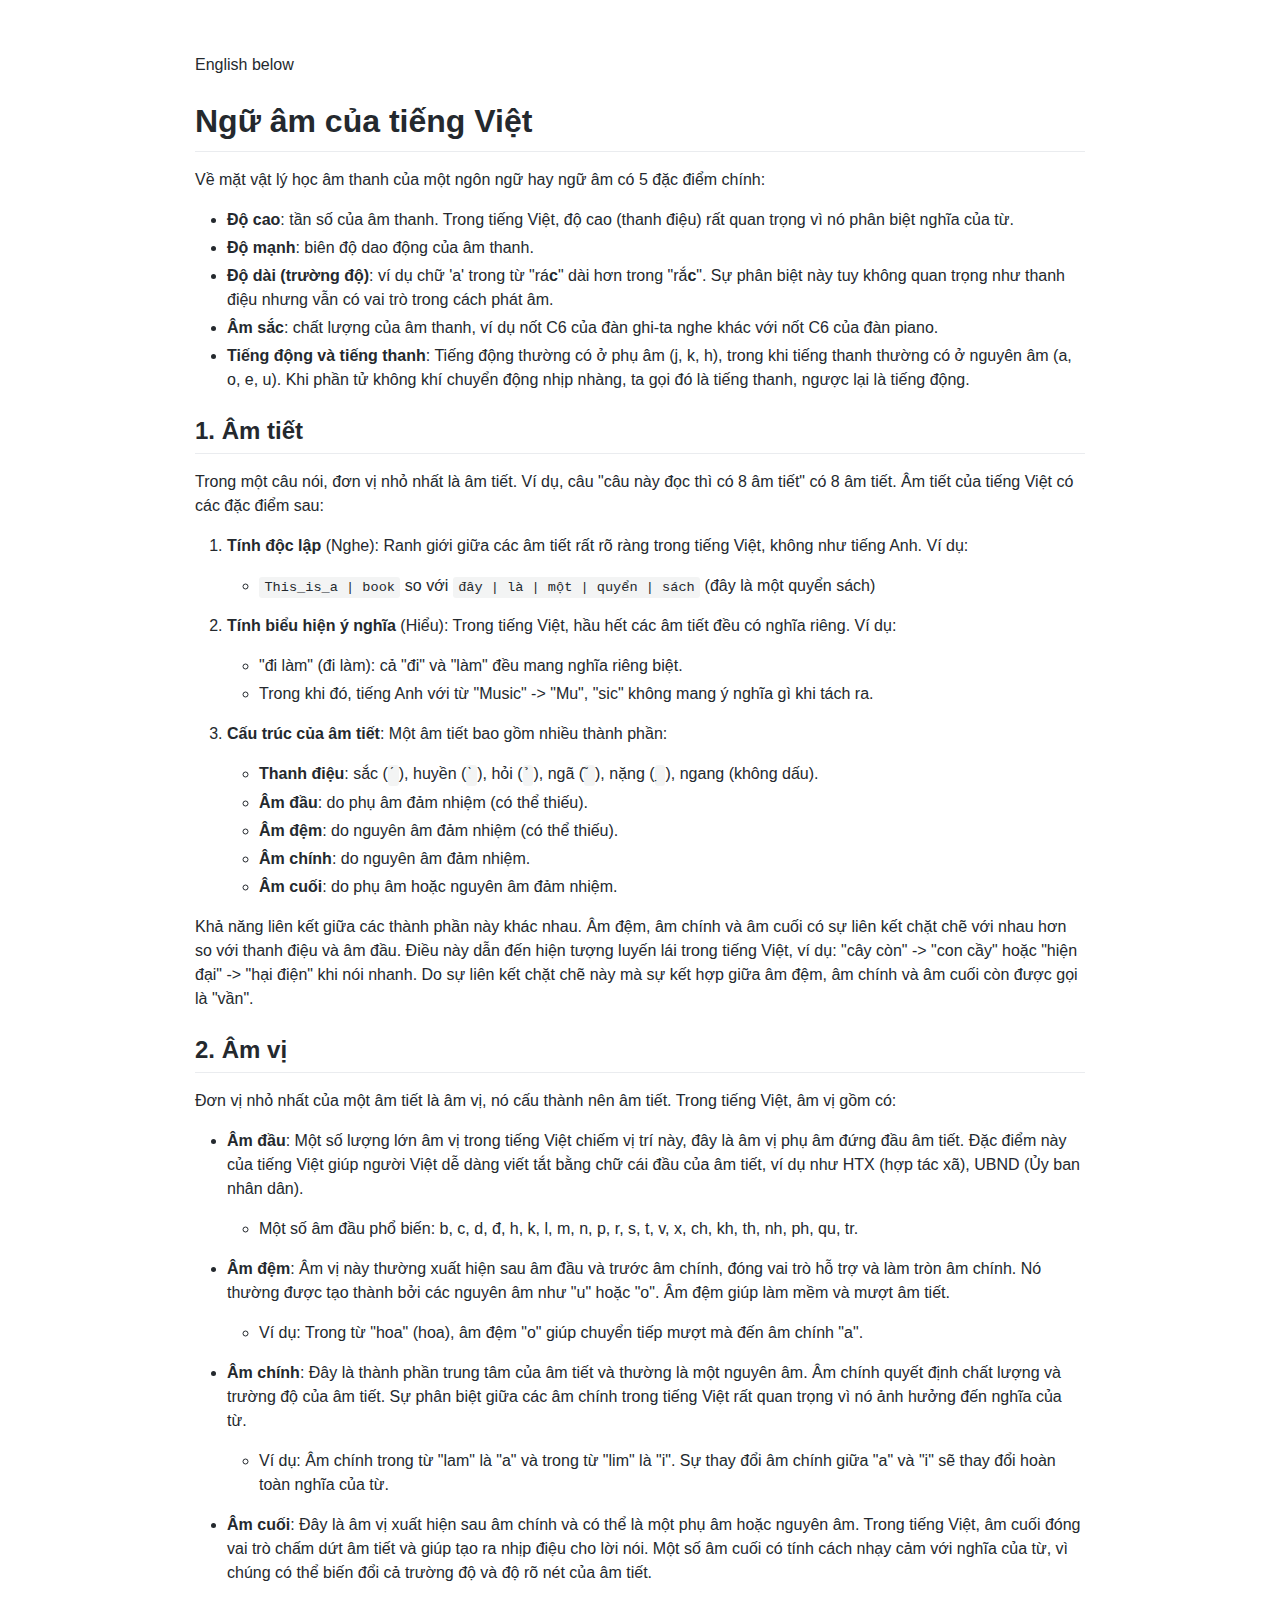
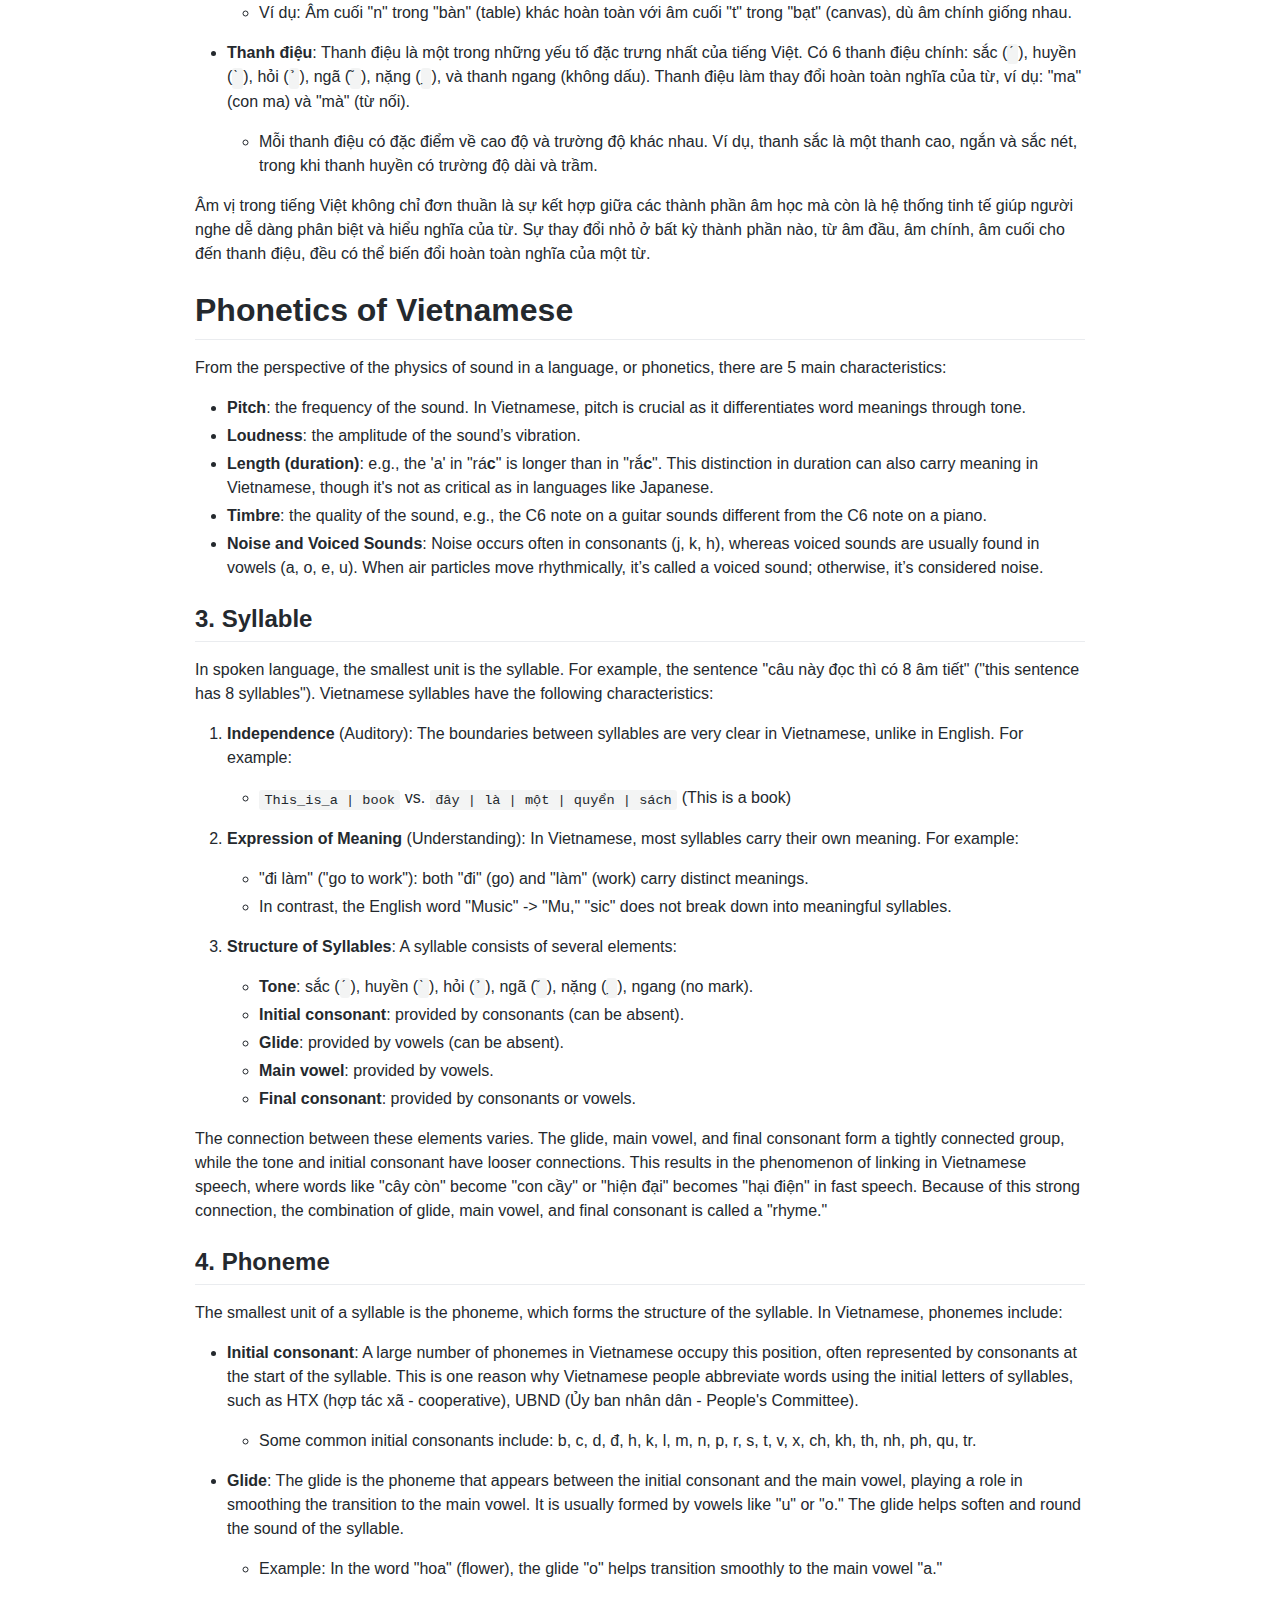
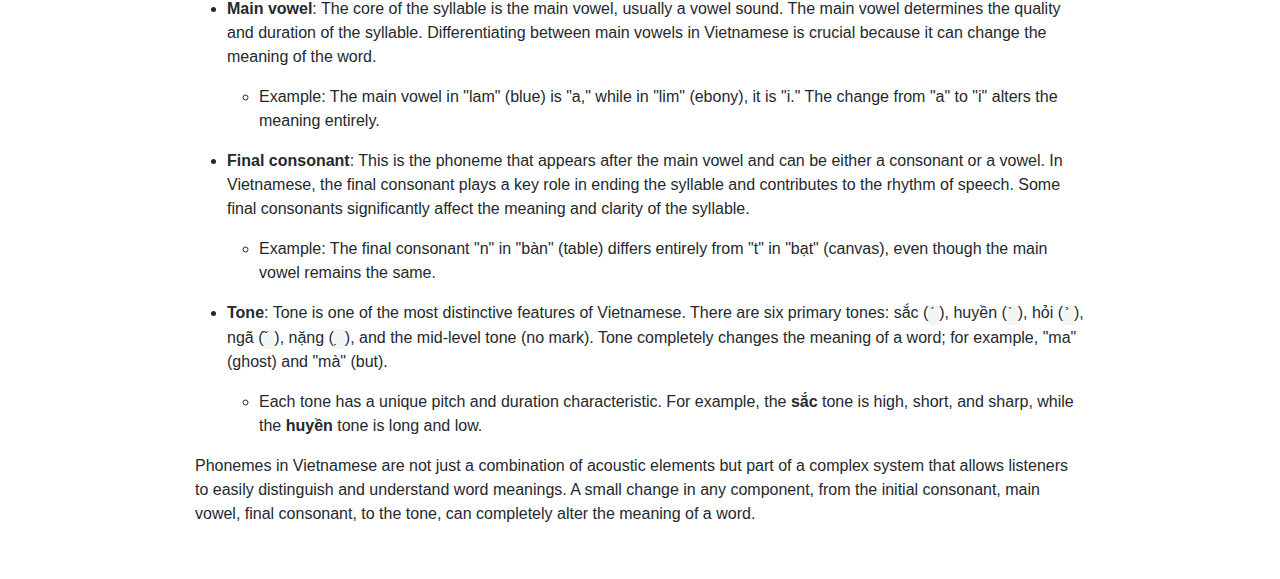
<file: articles/html/phonetics_of_vietnamese.html>
<!DOCTYPE html>
<html lang="en">
<head>
  <meta charset="UTF-8">
  <meta name="viewport" content="width=device-width, initial-scale=1">
  <title>Phonetics of Vietnamese</title>
  <style>
  @font-face {
  font-family: octicons-link;
  src: url([data-uri]) format('woff');
}

.markdown-body .octicon {
  display: inline-block;
  fill: currentColor;
  vertical-align: text-bottom;
}

.markdown-body .anchor {
  float: left;
  line-height: 1;
  margin-left: -20px;
  padding-right: 4px;
}

.markdown-body .anchor:focus {
  outline: none;
}

.markdown-body h1 .octicon-link,
.markdown-body h2 .octicon-link,
.markdown-body h3 .octicon-link,
.markdown-body h4 .octicon-link,
.markdown-body h5 .octicon-link,
.markdown-body h6 .octicon-link {
  color: #1b1f23;
  vertical-align: middle;
  visibility: hidden;
}

.markdown-body h1:hover .anchor,
.markdown-body h2:hover .anchor,
.markdown-body h3:hover .anchor,
.markdown-body h4:hover .anchor,
.markdown-body h5:hover .anchor,
.markdown-body h6:hover .anchor {
  text-decoration: none;
}

.markdown-body h1:hover .anchor .octicon-link,
.markdown-body h2:hover .anchor .octicon-link,
.markdown-body h3:hover .anchor .octicon-link,
.markdown-body h4:hover .anchor .octicon-link,
.markdown-body h5:hover .anchor .octicon-link,
.markdown-body h6:hover .anchor .octicon-link {
  visibility: visible;
}

.markdown-body {
  -ms-text-size-adjust: 100%;
  -webkit-text-size-adjust: 100%;
  color: #24292e;
  line-height: 1.5;
  font-family: -apple-system,BlinkMacSystemFont,Segoe UI,Helvetica,Arial,sans-serif,Apple Color Emoji,Segoe UI Emoji,Segoe UI Symbol;
  font-size: 16px;
  line-height: 1.5;
  word-wrap: break-word;
}

.markdown-body .pl-c {
  color: #6a737d;
}

.markdown-body .pl-c1,
.markdown-body .pl-s .pl-v {
  color: #005cc5;
}

.markdown-body .pl-e,
.markdown-body .pl-en {
  color: #6f42c1;
}

.markdown-body .pl-s .pl-s1,
.markdown-body .pl-smi {
  color: #24292e;
}

.markdown-body .pl-ent {
  color: #22863a;
}

.markdown-body .pl-k {
  color: #d73a49;
}

.markdown-body .pl-pds,
.markdown-body .pl-s,
.markdown-body .pl-s .pl-pse .pl-s1,
.markdown-body .pl-sr,
.markdown-body .pl-sr .pl-cce,
.markdown-body .pl-sr .pl-sra,
.markdown-body .pl-sr .pl-sre {
  color: #032f62;
}

.markdown-body .pl-smw,
.markdown-body .pl-v {
  color: #e36209;
}

.markdown-body .pl-bu {
  color: #b31d28;
}

.markdown-body .pl-ii {
  background-color: #b31d28;
  color: #fafbfc;
}

.markdown-body .pl-c2 {
  background-color: #d73a49;
  color: #fafbfc;
}

.markdown-body .pl-c2:before {
  content: "^M";
}

.markdown-body .pl-sr .pl-cce {
  color: #22863a;
  font-weight: 700;
}

.markdown-body .pl-ml {
  color: #735c0f;
}

.markdown-body .pl-mh,
.markdown-body .pl-mh .pl-en,
.markdown-body .pl-ms {
  color: #005cc5;
  font-weight: 700;
}

.markdown-body .pl-mi {
  color: #24292e;
  font-style: italic;
}

.markdown-body .pl-mb {
  color: #24292e;
  font-weight: 700;
}

.markdown-body .pl-md {
  background-color: #ffeef0;
  color: #b31d28;
}

.markdown-body .pl-mi1 {
  background-color: #f0fff4;
  color: #22863a;
}

.markdown-body .pl-mc {
  background-color: #ffebda;
  color: #e36209;
}

.markdown-body .pl-mi2 {
  background-color: #005cc5;
  color: #f6f8fa;
}

.markdown-body .pl-mdr {
  color: #6f42c1;
  font-weight: 700;
}

.markdown-body .pl-ba {
  color: #586069;
}

.markdown-body .pl-sg {
  color: #959da5;
}

.markdown-body .pl-corl {
  color: #032f62;
  text-decoration: underline;
}

.markdown-body details {
  display: block;
}

.markdown-body summary {
  display: list-item;
}

.markdown-body a {
  background-color: transparent;
}

.markdown-body a:active,
.markdown-body a:hover {
  outline-width: 0;
}

.markdown-body strong {
  font-weight: inherit;
  font-weight: bolder;
}

.markdown-body h1 {
  font-size: 2em;
  margin: .67em 0;
}

.markdown-body img {
  border-style: none;
}

.markdown-body code,
.markdown-body kbd,
.markdown-body pre {
  font-family: monospace,monospace;
  font-size: 1em;
}

.markdown-body hr {
  box-sizing: content-box;
  height: 0;
  overflow: visible;
}

.markdown-body input {
  font: inherit;
  margin: 0;
}

.markdown-body input {
  overflow: visible;
}

.markdown-body [type=checkbox] {
  box-sizing: border-box;
  padding: 0;
}

.markdown-body * {
  box-sizing: border-box;
}

.markdown-body input {
  font-family: inherit;
  font-size: inherit;
  line-height: inherit;
}

.markdown-body a {
  color: #0366d6;
  text-decoration: none;
}

.markdown-body a:hover {
  text-decoration: underline;
}

.markdown-body strong {
  font-weight: 600;
}

.markdown-body hr {
  background: transparent;
  border: 0;
  border-bottom: 1px solid #dfe2e5;
  height: 0;
  margin: 15px 0;
  overflow: hidden;
}

.markdown-body hr:before {
  content: "";
  display: table;
}

.markdown-body hr:after {
  clear: both;
  content: "";
  display: table;
}

.markdown-body table {
  border-collapse: collapse;
  border-spacing: 0;
}

.markdown-body td,
.markdown-body th {
  padding: 0;
}

.markdown-body details summary {
  cursor: pointer;
}

.markdown-body h1,
.markdown-body h2,
.markdown-body h3,
.markdown-body h4,
.markdown-body h5,
.markdown-body h6 {
  margin-bottom: 0;
  margin-top: 0;
}

.markdown-body h1 {
  font-size: 32px;
}

.markdown-body h1,
.markdown-body h2 {
  font-weight: 600;
}

.markdown-body h2 {
  font-size: 24px;
}

.markdown-body h3 {
  font-size: 20px;
}

.markdown-body h3,
.markdown-body h4 {
  font-weight: 600;
}

.markdown-body h4 {
  font-size: 16px;
}

.markdown-body h5 {
  font-size: 14px;
}

.markdown-body h5,
.markdown-body h6 {
  font-weight: 600;
}

.markdown-body h6 {
  font-size: 12px;
}

.markdown-body p {
  margin-bottom: 10px;
  margin-top: 0;
}

.markdown-body blockquote {
  margin: 0;
}

.markdown-body ol,
.markdown-body ul {
  margin-bottom: 0;
  margin-top: 0;
  padding-left: 0;
}

.markdown-body ol ol,
.markdown-body ul ol {
  list-style-type: lower-roman;
}

.markdown-body ol ol ol,
.markdown-body ol ul ol,
.markdown-body ul ol ol,
.markdown-body ul ul ol {
  list-style-type: lower-alpha;
}

.markdown-body dd {
  margin-left: 0;
}

.markdown-body code,
.markdown-body pre {
  font-family: SFMono-Regular,Consolas,Liberation Mono,Menlo,Courier,monospace;
  font-size: 12px;
}

.markdown-body pre {
  margin-bottom: 0;
  margin-top: 0;
}

.markdown-body input::-webkit-inner-spin-button,
.markdown-body input::-webkit-outer-spin-button {
  -webkit-appearance: none;
  appearance: none;
  margin: 0;
}

.markdown-body .border {
  border: 1px solid #e1e4e8!important;
}

.markdown-body .border-0 {
  border: 0!important;
}

.markdown-body .border-bottom {
  border-bottom: 1px solid #e1e4e8!important;
}

.markdown-body .rounded-1 {
  border-radius: 3px!important;
}

.markdown-body .bg-white {
  background-color: #fff!important;
}

.markdown-body .bg-gray-light {
  background-color: #fafbfc!important;
}

.markdown-body .text-gray-light {
  color: #6a737d!important;
}

.markdown-body .mb-0 {
  margin-bottom: 0!important;
}

.markdown-body .my-2 {
  margin-bottom: 8px!important;
  margin-top: 8px!important;
}

.markdown-body .pl-0 {
  padding-left: 0!important;
}

.markdown-body .py-0 {
  padding-bottom: 0!important;
  padding-top: 0!important;
}

.markdown-body .pl-1 {
  padding-left: 4px!important;
}

.markdown-body .pl-2 {
  padding-left: 8px!important;
}

.markdown-body .py-2 {
  padding-bottom: 8px!important;
  padding-top: 8px!important;
}

.markdown-body .pl-3,
.markdown-body .px-3 {
  padding-left: 16px!important;
}

.markdown-body .px-3 {
  padding-right: 16px!important;
}

.markdown-body .pl-4 {
  padding-left: 24px!important;
}

.markdown-body .pl-5 {
  padding-left: 32px!important;
}

.markdown-body .pl-6 {
  padding-left: 40px!important;
}

.markdown-body .f6 {
  font-size: 12px!important;
}

.markdown-body .lh-condensed {
  line-height: 1.25!important;
}

.markdown-body .text-bold {
  font-weight: 600!important;
}

.markdown-body:before {
  content: "";
  display: table;
}

.markdown-body:after {
  clear: both;
  content: "";
  display: table;
}

.markdown-body>:first-child {
  margin-top: 0!important;
}

.markdown-body>:last-child {
  margin-bottom: 0!important;
}

.markdown-body a:not([href]) {
  color: inherit;
  text-decoration: none;
}

.markdown-body blockquote,
.markdown-body dl,
.markdown-body ol,
.markdown-body p,
.markdown-body pre,
.markdown-body table,
.markdown-body ul {
  margin-bottom: 16px;
  margin-top: 0;
}

.markdown-body hr {
  background-color: #e1e4e8;
  border: 0;
  height: .25em;
  margin: 24px 0;
  padding: 0;
}

.markdown-body blockquote {
  border-left: .25em solid #dfe2e5;
  color: #6a737d;
  padding: 0 1em;
}

.markdown-body blockquote>:first-child {
  margin-top: 0;
}

.markdown-body blockquote>:last-child {
  margin-bottom: 0;
}

.markdown-body kbd {
  background-color: #fafbfc;
  border: 1px solid #c6cbd1;
  border-bottom-color: #959da5;
  border-radius: 3px;
  box-shadow: inset 0 -1px 0 #959da5;
  color: #444d56;
  display: inline-block;
  font-size: 11px;
  line-height: 10px;
  padding: 3px 5px;
  vertical-align: middle;
}

.markdown-body h1,
.markdown-body h2,
.markdown-body h3,
.markdown-body h4,
.markdown-body h5,
.markdown-body h6 {
  font-weight: 600;
  line-height: 1.25;
  margin-bottom: 16px;
  margin-top: 24px;
}

.markdown-body h1 {
  font-size: 2em;
}

.markdown-body h1,
.markdown-body h2 {
  border-bottom: 1px solid #eaecef;
  padding-bottom: .3em;
}

.markdown-body h2 {
  font-size: 1.5em;
}

.markdown-body h3 {
  font-size: 1.25em;
}

.markdown-body h4 {
  font-size: 1em;
}

.markdown-body h5 {
  font-size: .875em;
}

.markdown-body h6 {
  color: #6a737d;
  font-size: .85em;
}

.markdown-body ol,
.markdown-body ul {
  padding-left: 2em;
}

.markdown-body ol ol,
.markdown-body ol ul,
.markdown-body ul ol,
.markdown-body ul ul {
  margin-bottom: 0;
  margin-top: 0;
}

.markdown-body li {
  word-wrap: break-all;
}

.markdown-body li>p {
  margin-top: 16px;
}

.markdown-body li+li {
  margin-top: .25em;
}

.markdown-body dl {
  padding: 0;
}

.markdown-body dl dt {
  font-size: 1em;
  font-style: italic;
  font-weight: 600;
  margin-top: 16px;
  padding: 0;
}

.markdown-body dl dd {
  margin-bottom: 16px;
  padding: 0 16px;
}

.markdown-body table {
  display: block;
  overflow: auto;
  width: 100%;
}

.markdown-body table th {
  font-weight: 600;
}

.markdown-body table td,
.markdown-body table th {
  border: 1px solid #dfe2e5;
  padding: 6px 13px;
}

.markdown-body table tr {
  background-color: #fff;
  border-top: 1px solid #c6cbd1;
}

.markdown-body table tr:nth-child(2n) {
  background-color: #f6f8fa;
}

.markdown-body img {
  background-color: #fff;
  box-sizing: content-box;
  max-width: 100%;
}

.markdown-body img[align=right] {
  padding-left: 20px;
}

.markdown-body img[align=left] {
  padding-right: 20px;
}

.markdown-body code {
  background-color: rgba(27,31,35,.05);
  border-radius: 3px;
  font-size: 85%;
  margin: 0;
  padding: .2em .4em;
}

.markdown-body pre {
  word-wrap: normal;
}

.markdown-body pre>code {
  background: transparent;
  border: 0;
  font-size: 100%;
  margin: 0;
  padding: 0;
  white-space: pre;
  word-break: normal;
}

.markdown-body .highlight {
  margin-bottom: 16px;
}

.markdown-body .highlight pre {
  margin-bottom: 0;
  word-break: normal;
}

.markdown-body .highlight pre,
.markdown-body pre {
  background-color: #f6f8fa;
  border-radius: 3px;
  font-size: 85%;
  line-height: 1.45;
  overflow: auto;
  padding: 16px;
}

.markdown-body pre code {
  background-color: transparent;
  border: 0;
  display: inline;
  line-height: inherit;
  margin: 0;
  max-width: auto;
  overflow: visible;
  padding: 0;
  word-wrap: normal;
}

.markdown-body .commit-tease-sha {
  color: #444d56;
  display: inline-block;
  font-family: SFMono-Regular,Consolas,Liberation Mono,Menlo,Courier,monospace;
  font-size: 90%;
}

.markdown-body .blob-wrapper {
  border-bottom-left-radius: 3px;
  border-bottom-right-radius: 3px;
  overflow-x: auto;
  overflow-y: hidden;
}

.markdown-body .blob-wrapper-embedded {
  max-height: 240px;
  overflow-y: auto;
}

.markdown-body .blob-num {
  -moz-user-select: none;
  -ms-user-select: none;
  -webkit-user-select: none;
  color: rgba(27,31,35,.3);
  cursor: pointer;
  font-family: SFMono-Regular,Consolas,Liberation Mono,Menlo,Courier,monospace;
  font-size: 12px;
  line-height: 20px;
  min-width: 50px;
  padding-left: 10px;
  padding-right: 10px;
  text-align: right;
  user-select: none;
  vertical-align: top;
  white-space: nowrap;
  width: 1%;
}

.markdown-body .blob-num:hover {
  color: rgba(27,31,35,.6);
}

.markdown-body .blob-num:before {
  content: attr(data-line-number);
}

.markdown-body .blob-code {
  line-height: 20px;
  padding-left: 10px;
  padding-right: 10px;
  position: relative;
  vertical-align: top;
}

.markdown-body .blob-code-inner {
  color: #24292e;
  font-family: SFMono-Regular,Consolas,Liberation Mono,Menlo,Courier,monospace;
  font-size: 12px;
  overflow: visible;
  white-space: pre;
  word-wrap: normal;
}

.markdown-body .pl-token.active,
.markdown-body .pl-token:hover {
  background: #ffea7f;
  cursor: pointer;
}

.markdown-body kbd {
  background-color: #fafbfc;
  border: 1px solid #d1d5da;
  border-bottom-color: #c6cbd1;
  border-radius: 3px;
  box-shadow: inset 0 -1px 0 #c6cbd1;
  color: #444d56;
  display: inline-block;
  font: 11px SFMono-Regular,Consolas,Liberation Mono,Menlo,Courier,monospace;
  line-height: 10px;
  padding: 3px 5px;
  vertical-align: middle;
}

.markdown-body :checked+.radio-label {
  border-color: #0366d6;
  position: relative;
  z-index: 1;
}

.markdown-body .tab-size[data-tab-size="1"] {
  -moz-tab-size: 1;
  tab-size: 1;
}

.markdown-body .tab-size[data-tab-size="2"] {
  -moz-tab-size: 2;
  tab-size: 2;
}

.markdown-body .tab-size[data-tab-size="3"] {
  -moz-tab-size: 3;
  tab-size: 3;
}

.markdown-body .tab-size[data-tab-size="4"] {
  -moz-tab-size: 4;
  tab-size: 4;
}

.markdown-body .tab-size[data-tab-size="5"] {
  -moz-tab-size: 5;
  tab-size: 5;
}

.markdown-body .tab-size[data-tab-size="6"] {
  -moz-tab-size: 6;
  tab-size: 6;
}

.markdown-body .tab-size[data-tab-size="7"] {
  -moz-tab-size: 7;
  tab-size: 7;
}

.markdown-body .tab-size[data-tab-size="8"] {
  -moz-tab-size: 8;
  tab-size: 8;
}

.markdown-body .tab-size[data-tab-size="9"] {
  -moz-tab-size: 9;
  tab-size: 9;
}

.markdown-body .tab-size[data-tab-size="10"] {
  -moz-tab-size: 10;
  tab-size: 10;
}

.markdown-body .tab-size[data-tab-size="11"] {
  -moz-tab-size: 11;
  tab-size: 11;
}

.markdown-body .tab-size[data-tab-size="12"] {
  -moz-tab-size: 12;
  tab-size: 12;
}

.markdown-body .task-list-item {
  list-style-type: none;
}

.markdown-body .task-list-item+.task-list-item {
  margin-top: 3px;
}

.markdown-body .task-list-item input {
  margin: 0 .2em .25em -1.6em;
  vertical-align: middle;
}

.markdown-body hr {
  border-bottom-color: #eee;
}

.markdown-body .pl-0 {
  padding-left: 0!important;
}

.markdown-body .pl-1 {
  padding-left: 4px!important;
}

.markdown-body .pl-2 {
  padding-left: 8px!important;
}

.markdown-body .pl-3 {
  padding-left: 16px!important;
}

.markdown-body .pl-4 {
  padding-left: 24px!important;
}

.markdown-body .pl-5 {
  padding-left: 32px!important;
}

.markdown-body .pl-6 {
  padding-left: 40px!important;
}

.markdown-body .pl-7 {
  padding-left: 48px!important;
}

.markdown-body .pl-8 {
  padding-left: 64px!important;
}

.markdown-body .pl-9 {
  padding-left: 80px!important;
}

.markdown-body .pl-10 {
  padding-left: 96px!important;
}

.markdown-body .pl-11 {
  padding-left: 112px!important;
}

.markdown-body .pl-12 {
  padding-left: 128px!important;
}

/*# sourceURL=webpack://./node_modules/github-markdown-css/github-markdown.css */
/*# sourceMappingURL=[data-uri] */
  </style>
  <style>
  /**
 * prism.js default theme for JavaScript, CSS and HTML
 * Based on dabblet (http://dabblet.com)
 * @author Lea Verou
 */

code[class*="language-"],
pre[class*="language-"] {
	color: black;
	background: none;
	text-shadow: 0 1px white;
	font-family: Consolas, Monaco, 'Andale Mono', 'Ubuntu Mono', monospace;
	font-size: 1em;
	text-align: left;
	white-space: pre;
	word-spacing: normal;
	word-break: normal;
	word-wrap: normal;
	line-height: 1.5;

	-moz-tab-size: 4;
	-o-tab-size: 4;
	tab-size: 4;

	-webkit-hyphens: none;
	-moz-hyphens: none;
	-ms-hyphens: none;
	hyphens: none;
}

pre[class*="language-"]::-moz-selection, pre[class*="language-"] ::-moz-selection,
code[class*="language-"]::-moz-selection, code[class*="language-"] ::-moz-selection {
	text-shadow: none;
	background: #b3d4fc;
}

pre[class*="language-"]::selection, pre[class*="language-"] ::selection,
code[class*="language-"]::selection, code[class*="language-"] ::selection {
	text-shadow: none;
	background: #b3d4fc;
}

@media print {
	code[class*="language-"],
	pre[class*="language-"] {
		text-shadow: none;
	}
}

/* Code blocks */
pre[class*="language-"] {
	padding: 1em;
	margin: .5em 0;
	overflow: auto;
}

:not(pre) > code[class*="language-"],
pre[class*="language-"] {
	background: #f5f2f0;
}

/* Inline code */
:not(pre) > code[class*="language-"] {
	padding: .1em;
	border-radius: .3em;
	white-space: normal;
}

.token.comment,
.token.prolog,
.token.doctype,
.token.cdata {
	color: slategray;
}

.token.punctuation {
	color: #999;
}

.token.namespace {
	opacity: .7;
}

.token.property,
.token.tag,
.token.boolean,
.token.number,
.token.constant,
.token.symbol,
.token.deleted {
	color: #905;
}

.token.selector,
.token.attr-name,
.token.string,
.token.char,
.token.builtin,
.token.inserted {
	color: #690;
}

.token.operator,
.token.entity,
.token.url,
.language-css .token.string,
.style .token.string {
	color: #9a6e3a;
	/* This background color was intended by the author of this theme. */
	background: hsla(0, 0%, 100%, .5);
}

.token.atrule,
.token.attr-value,
.token.keyword {
	color: #07a;
}

.token.function,
.token.class-name {
	color: #DD4A68;
}

.token.regex,
.token.important,
.token.variable {
	color: #e90;
}

.token.important,
.token.bold {
	font-weight: bold;
}
.token.italic {
	font-style: italic;
}

.token.entity {
	cursor: help;
}

/*# sourceURL=webpack://./node_modules/prismjs/themes/prism.css */
/*# sourceMappingURL=[data-uri] */
  </style>
  <style>
  
  </style>
  <style>
    .markdown-body {
      font-family: -apple-system,Segoe UI,Helvetica,Arial,sans-serif,Apple Color Emoji,Segoe UI Emoji;
      box-sizing: border-box;
      min-width: 200px;
      max-width: 980px;
      margin: 0 auto;
      padding: 45px;
    }

    @media not print {
      .markdown-body {
        padding: 45px;
      }

      @media (max-width: 767px) {
        .markdown-body {
          padding: 15px;
        }
      }
    }

    .hf-container {
      color: #24292e;
      line-height: 1.3;
    }

    .markdown-body .highlight pre,
    .markdown-body pre {
      white-space: pre-wrap;
    }
    .markdown-body table {
      display: table;
    }
    .markdown-body img[data-align="center"] {
      display: block;
      margin: 0 auto;
    }
    .markdown-body img[data-align="right"] {
      display: block;
      margin: 0 0 0 auto;
    }
    .markdown-body li.task-list-item {
      list-style-type: none;
    }
    .markdown-body li > [type=checkbox] {
      margin: 0 0 0 -1.3em;
    }
    .markdown-body input[type="checkbox"] ~ p {
      margin-top: 0;
      display: inline-block;
    }
    .markdown-body ol ol,
    .markdown-body ul ol {
      list-style-type: decimal;
    }
    .markdown-body ol ol ol,
    .markdown-body ol ul ol,
    .markdown-body ul ol ol,
    .markdown-body ul ul ol {
      list-style-type: decimal;
    }
  </style>
  <style>.markdown-body a.footnote-ref {
  text-decoration: none;
}

.footnotes {
  font-size: .85em;
  opacity: .8;
}

.footnotes li[role="doc-endnote"] {
  position: relative;
}

.footnotes .footnote-back {
  position: absolute;
  font-family: initial;
  top: .2em;
  right: 1em;
  text-decoration: none;
}

.inline-math.invalid,
.multiple-math.invalid {
  color: rgb(255, 105, 105);
}

.toc-container {
  width: 100%;
}

.toc-container .toc-title {
  font-weight: 700;
  font-size: 1.2em;
  margin-bottom: 0;
}

.toc-container li,
.toc-container ul,
.toc-container ul li {
  list-style: none !important;
}

.toc-container > ul {
  padding-left: 0;
}

.toc-container ul li span {
  display : flex;
}

.toc-container ul li span a {
  color: inherit;
  text-decoration: none;
}
.toc-container ul li span a:hover {
  color: inherit;
  text-decoration: none;
}

.toc-container ul li span span.dots {
  flex: 1;
  height: 0.65em;
  margin: 0 10px;
  border-bottom: 2px dotted black;
}

/*# sourceURL=webpack://./src/muya/lib/assets/styles/exportStyle.css */
/*# sourceMappingURL=[data-uri] */</style>
  <style>.markdown-body{}body {counter-reset: h2}
h2 {counter-reset: h3}
h3 {counter-reset: h4}
h4 {counter-reset: h5}
h5 {counter-reset: h6}
h2:before {counter-increment: h2; content: counter(h2) ". "}
h3:before {counter-increment: h3; content: counter(h2) "." counter(h3) ". "}
h4:before {counter-increment: h4; content: counter(h2) "." counter(h3) "." counter(h4) ". "}
h5:before {counter-increment: h5; content: counter(h2) "." counter(h3) "." counter(h4) "." counter(h5) ". "}
h6:before {counter-increment: h6; content: counter(h2) "." counter(h3) "." counter(h4) "." counter(h5) "." counter(h6) ". "}
h2.nocount:before, h3.nocount:before, h4.nocount:before, h5.nocount:before, h6.nocount:before { content: ""; counter-increment: none }pre.front-matter{display:none!important;}</style>
</head>
<body>
  <article class="markdown-body"><p>English below</p>
<h1 class="atx" id="ngữ-am-của-tiếng-việt">Ngữ âm của tiếng Việt</h1>
<p>Về mặt vật lý học âm thanh của một ngôn ngữ hay ngữ âm có 5 đặc điểm chính:</p>
<ul>
<li><strong>Độ cao</strong>: tần số của âm thanh. Trong tiếng Việt, độ cao (thanh điệu) rất quan trọng vì nó phân biệt nghĩa của từ.</li>
<li><strong>Độ mạnh</strong>: biên độ dao động của âm thanh.</li>
<li><strong>Độ dài (trường độ)</strong>: ví dụ chữ 'a' trong từ "rá<strong>c</strong>" dài hơn trong "rắ<strong>c</strong>". Sự phân biệt này tuy không quan trọng như thanh điệu nhưng vẫn có vai trò trong cách phát âm.</li>
<li><strong>Âm sắc</strong>: chất lượng của âm thanh, ví dụ nốt C6 của đàn ghi-ta nghe khác với nốt C6 của đàn piano.</li>
<li><strong>Tiếng động và tiếng thanh</strong>: Tiếng động thường có ở phụ âm (j, k, h), trong khi tiếng thanh thường có ở nguyên âm (a, o, e, u). Khi phần tử không khí chuyển động nhịp nhàng, ta gọi đó là tiếng thanh, ngược lại là tiếng động.</li>
</ul>
<h2 class="atx" id="am-tiết">Âm tiết</h2>
<p>Trong một câu nói, đơn vị nhỏ nhất là âm tiết. Ví dụ, câu "câu này đọc thì có 8 âm tiết" có 8 âm tiết. Âm tiết của tiếng Việt có các đặc điểm sau:</p>
<ol>
<li><p><strong>Tính độc lập</strong> (Nghe): Ranh giới giữa các âm tiết rất rõ ràng trong tiếng Việt, không như tiếng Anh. Ví dụ:</p>
<ul>
<li><code>This_is_a | book</code> so với <code>đây | là | một | quyển | sách</code> (đây là một quyển sách)</li>
</ul>
</li>
<li><p><strong>Tính biểu hiện ý nghĩa</strong> (Hiểu): Trong tiếng Việt, hầu hết các âm tiết đều có nghĩa riêng. Ví dụ:</p>
<ul>
<li>"đi làm" (đi làm): cả "đi" và "làm" đều mang nghĩa riêng biệt.</li>
<li>Trong khi đó, tiếng Anh với từ "Music" -&gt; "Mu", "sic" không mang ý nghĩa gì khi tách ra.</li>
</ul>
</li>
<li><p><strong>Cấu trúc của âm tiết</strong>: Một âm tiết bao gồm nhiều thành phần:</p>
<ul>
<li><strong>Thanh điệu</strong>: sắc (<code>́</code>), huyền (<code>̀</code>), hỏi (<code>̉</code>), ngã (<code>̃</code>), nặng (<code>̣</code>), ngang (không dấu).</li>
<li><strong>Âm đầu</strong>: do phụ âm đảm nhiệm (có thể thiếu).</li>
<li><strong>Âm đệm</strong>: do nguyên âm đảm nhiệm (có thể thiếu).</li>
<li><strong>Âm chính</strong>: do nguyên âm đảm nhiệm.</li>
<li><strong>Âm cuối</strong>: do phụ âm hoặc nguyên âm đảm nhiệm.</li>
</ul>
</li>
</ol>
<p>Khả năng liên kết giữa các thành phần này khác nhau. Âm đệm, âm chính và âm cuối có sự liên kết chặt chẽ với nhau hơn so với thanh điệu và âm đầu. Điều này dẫn đến hiện tượng luyến lái trong tiếng Việt, ví dụ: "cây còn" -&gt; "con cầy" hoặc "hiện đại" -&gt; "hại điện" khi nói nhanh. Do sự liên kết chặt chẽ này mà sự kết hợp giữa âm đệm, âm chính và âm cuối còn được gọi là "vần".</p>
<h2 class="atx" id="am-vị">Âm vị</h2>
<p>Đơn vị nhỏ nhất của một âm tiết là âm vị, nó cấu thành nên âm tiết. Trong tiếng Việt, âm vị gồm có:</p>
<ul>
<li><p><strong>Âm đầu</strong>: Một số lượng lớn âm vị trong tiếng Việt chiếm vị trí này, đây là âm vị phụ âm đứng đầu âm tiết. Đặc điểm này của tiếng Việt giúp người Việt dễ dàng viết tắt bằng chữ cái đầu của âm tiết, ví dụ như HTX (hợp tác xã), UBND (Ủy ban nhân dân).</p>
<ul>
<li>Một số âm đầu phổ biến: b, c, d, đ, h, k, l, m, n, p, r, s, t, v, x, ch, kh, th, nh, ph, qu, tr.</li>
</ul>
</li>
<li><p><strong>Âm đệm</strong>: Âm vị này thường xuất hiện sau âm đầu và trước âm chính, đóng vai trò hỗ trợ và làm tròn âm chính. Nó thường được tạo thành bởi các nguyên âm như "u" hoặc "o". Âm đệm giúp làm mềm và mượt âm tiết.</p>
<ul>
<li>Ví dụ: Trong từ "hoa" (hoa), âm đệm "o" giúp chuyển tiếp mượt mà đến âm chính "a".</li>
</ul>
</li>
<li><p><strong>Âm chính</strong>: Đây là thành phần trung tâm của âm tiết và thường là một nguyên âm. Âm chính quyết định chất lượng và trường độ của âm tiết. Sự phân biệt giữa các âm chính trong tiếng Việt rất quan trọng vì nó ảnh hưởng đến nghĩa của từ.</p>
<ul>
<li>Ví dụ: Âm chính trong từ "lam" là "a" và trong từ "lim" là "i". Sự thay đổi âm chính giữa "a" và "i" sẽ thay đổi hoàn toàn nghĩa của từ.</li>
</ul>
</li>
<li><p><strong>Âm cuối</strong>: Đây là âm vị xuất hiện sau âm chính và có thể là một phụ âm hoặc nguyên âm. Trong tiếng Việt, âm cuối đóng vai trò chấm dứt âm tiết và giúp tạo ra nhịp điệu cho lời nói. Một số âm cuối có tính cách nhạy cảm với nghĩa của từ, vì chúng có thể biến đổi cả trường độ và độ rõ nét của âm tiết.</p>
<ul>
<li>Ví dụ: Âm cuối "n" trong "bàn" (table) khác hoàn toàn với âm cuối "t" trong "bạt" (canvas), dù âm chính giống nhau.</li>
</ul>
</li>
<li><p><strong>Thanh điệu</strong>: Thanh điệu là một trong những yếu tố đặc trưng nhất của tiếng Việt. Có 6 thanh điệu chính: sắc (<code>́</code>), huyền (<code>̀</code>), hỏi (<code>̉</code>), ngã (<code>̃</code>), nặng (<code>̣</code>), và thanh ngang (không dấu). Thanh điệu làm thay đổi hoàn toàn nghĩa của từ, ví dụ: "ma" (con ma) và "mà" (từ nối).</p>
<ul>
<li>Mỗi thanh điệu có đặc điểm về cao độ và trường độ khác nhau. Ví dụ, thanh sắc là một thanh cao, ngắn và sắc nét, trong khi thanh huyền có trường độ dài và trầm.</li>
</ul>
</li>
</ul>
<p>Âm vị trong tiếng Việt không chỉ đơn thuần là sự kết hợp giữa các thành phần âm học mà còn là hệ thống tinh tế giúp người nghe dễ dàng phân biệt và hiểu nghĩa của từ. Sự thay đổi nhỏ ở bất kỳ thành phần nào, từ âm đầu, âm chính, âm cuối cho đến thanh điệu, đều có thể biến đổi hoàn toàn nghĩa của một từ.</p>
<h1 class="atx" id="phonetics-of-vietnamese">Phonetics of Vietnamese</h1>
<p>From the perspective of the physics of sound in a language, or phonetics, there are 5 main characteristics:</p>
<ul>
<li><strong>Pitch</strong>: the frequency of the sound. In Vietnamese, pitch is crucial as it differentiates word meanings through tone.</li>
<li><strong>Loudness</strong>: the amplitude of the sound’s vibration.</li>
<li><strong>Length (duration)</strong>: e.g., the 'a' in "rá<strong>c</strong>" is longer than in "rắ<strong>c</strong>". This distinction in duration can also carry meaning in Vietnamese, though it's not as critical as in languages like Japanese.</li>
<li><strong>Timbre</strong>: the quality of the sound, e.g., the C6 note on a guitar sounds different from the C6 note on a piano.</li>
<li><strong>Noise and Voiced Sounds</strong>: Noise occurs often in consonants (j, k, h), whereas voiced sounds are usually found in vowels (a, o, e, u). When air particles move rhythmically, it’s called a voiced sound; otherwise, it’s considered noise.</li>
</ul>
<h2 class="atx" id="syllable">Syllable</h2>
<p>In spoken language, the smallest unit is the syllable. For example, the sentence "câu này đọc thì có 8 âm tiết" ("this sentence has 8 syllables"). Vietnamese syllables have the following characteristics:</p>
<ol>
<li><p><strong>Independence</strong> (Auditory): The boundaries between syllables are very clear in Vietnamese, unlike in English. For example:</p>
<ul>
<li><code>This_is_a | book</code> vs. <code>đây | là | một | quyển | sách</code> (This is a book)</li>
</ul>
</li>
<li><p><strong>Expression of Meaning</strong> (Understanding): In Vietnamese, most syllables carry their own meaning. For example:</p>
<ul>
<li>"đi làm" ("go to work"): both "đi" (go) and "làm" (work) carry distinct meanings.</li>
<li>In contrast, the English word "Music" -&gt; "Mu," "sic" does not break down into meaningful syllables.</li>
</ul>
</li>
<li><p><strong>Structure of Syllables</strong>: A syllable consists of several elements:</p>
<ul>
<li><strong>Tone</strong>: sắc (<code>́</code>), huyền (<code>̀</code>), hỏi (<code>̉</code>), ngã (<code>̃</code>), nặng (<code>̣</code>), ngang (no mark).</li>
<li><strong>Initial consonant</strong>: provided by consonants (can be absent).</li>
<li><strong>Glide</strong>: provided by vowels (can be absent).</li>
<li><strong>Main vowel</strong>: provided by vowels.</li>
<li><strong>Final consonant</strong>: provided by consonants or vowels.</li>
</ul>
</li>
</ol>
<p>The connection between these elements varies. The glide, main vowel, and final consonant form a tightly connected group, while the tone and initial consonant have looser connections. This results in the phenomenon of linking in Vietnamese speech, where words like "cây còn" become "con cầy" or "hiện đại" becomes "hại điện" in fast speech. Because of this strong connection, the combination of glide, main vowel, and final consonant is called a "rhyme."</p>
<h2 class="atx" id="phoneme">Phoneme</h2>
<p>The smallest unit of a syllable is the phoneme, which forms the structure of the syllable. In Vietnamese, phonemes include:</p>
<ul>
<li><p><strong>Initial consonant</strong>: A large number of phonemes in Vietnamese occupy this position, often represented by consonants at the start of the syllable. This is one reason why Vietnamese people abbreviate words using the initial letters of syllables, such as HTX (hợp tác xã - cooperative), UBND (Ủy ban nhân dân - People's Committee).</p>
<ul>
<li>Some common initial consonants include: b, c, d, đ, h, k, l, m, n, p, r, s, t, v, x, ch, kh, th, nh, ph, qu, tr.</li>
</ul>
</li>
<li><p><strong>Glide</strong>: The glide is the phoneme that appears between the initial consonant and the main vowel, playing a role in smoothing the transition to the main vowel. It is usually formed by vowels like "u" or "o." The glide helps soften and round the sound of the syllable.</p>
<ul>
<li>Example: In the word "hoa" (flower), the glide "o" helps transition smoothly to the main vowel "a."</li>
</ul>
</li>
<li><p><strong>Main vowel</strong>: The core of the syllable is the main vowel, usually a vowel sound. The main vowel determines the quality and duration of the syllable. Differentiating between main vowels in Vietnamese is crucial because it can change the meaning of the word.</p>
<ul>
<li>Example: The main vowel in "lam" (blue) is "a," while in "lim" (ebony), it is "i." The change from "a" to "i" alters the meaning entirely.</li>
</ul>
</li>
<li><p><strong>Final consonant</strong>: This is the phoneme that appears after the main vowel and can be either a consonant or a vowel. In Vietnamese, the final consonant plays a key role in ending the syllable and contributes to the rhythm of speech. Some final consonants significantly affect the meaning and clarity of the syllable.</p>
<ul>
<li>Example: The final consonant "n" in "bàn" (table) differs entirely from "t" in "bạt" (canvas), even though the main vowel remains the same.</li>
</ul>
</li>
<li><p><strong>Tone</strong>: Tone is one of the most distinctive features of Vietnamese. There are six primary tones: sắc (<code>́</code>), huyền (<code>̀</code>), hỏi (<code>̉</code>), ngã (<code>̃</code>), nặng (<code>̣</code>), and the mid-level tone (no mark). Tone completely changes the meaning of a word; for example, "ma" (ghost) and "mà" (but).</p>
<ul>
<li>Each tone has a unique pitch and duration characteristic. For example, the <strong>sắc</strong> tone is high, short, and sharp, while the <strong>huyền</strong> tone is long and low.</li>
</ul>
</li>
</ul>
<p>Phonemes in Vietnamese are not just a combination of acoustic elements but part of a complex system that allows listeners to easily distinguish and understand word meanings. A small change in any component, from the initial consonant, main vowel, final consonant, to the tone, can completely alter the meaning of a word.</p>
</article>
</body>
</html>
</file>
<file: main.css>
/*Most easy/basic changes can be done up here in the root area, edit the rest if you know what it does.*/
@media all and (orientation:landscape) {
  :root{
  --stripebackground:#874CCC;         /*The color of the small stripe just under the header*/
  --windowbackground: #F27BBD;        /*The color of the background of the main window main area.*/
  --maintextcolor:#000;               /*The color of the text in the main area.*/
  --headercolor:#fff;                 /*The color of the text in the header/title.*/
  /* --linktextcolor:var(--maintextcolor); /*This line means that the links will have the same color as the normal text in the main area of the window. Change if you want different colors.*/
  --backgroundImageUrl:url("resources/images/1.jpeg");  /*The URL to the image you want to use as background.*/
  --focusImageUrl:url("resources/images/sip.png");   /*The URL to the image you want to use for the foreground.*/
  --backgroundBlur:blur(5px);                           /*Change how blurry the background is. Higher number is more blurry.*/
  --backgroundBorder:#000;                           /*If you have a blurry background, set the color of the border around the image to fit it here.*/
  --letterSpace:calc(2 / 821 * 100vmin);                                    /*Define how far letters are spaced from each other in pixels.*/
  /* The font style doesn't seem to work as variable defined here. If you want to change the font, scroll to the bottom of the document to change the path.*/

  /* These are the font sizes for every element with text respectively:*/
  --windowtitlefontsize:calc(17 / 821 * 100vmin);           /*Font size used by the window title and clock*/
  --windowsubtitlefontsize:calc(17 / 821 * 100vmin);        /*Font size used by the subtitle*/
  --categorytitlefontsize:calc(25 / 821 * 100vmin);         /*Font size used by the category titles*/
  --categorycontentfontsize:calc(17 / 821 * 100vmin);       /*Font size used by the category contents*/

  /* The following settings are for the pixel overlay effect:*/
  --pixeloverlay-exists:visible;        /*Activate or deactivate the "pixel effect" overlay. Set to 'visible' to activate, set to 'hidden' to deactivate. When set to 'hidden' the other settings in this category don't matter.*/
  --pixeloverlay-itensity:0.3;          /*How intense the overlay should be. Float between 0 and 1, but recommended range is more between 0 and 0.3. Higher values makes startpage darker.*/
  --pixeloverlay-resolution:1.0063;          /*A multiplier for the "pixel effect" size. 1 is default, higher means "bigger" pixels. If you use non whole numbers the probability of moiré patterns forming (and looking badly) increases a lot.*/

  /* The following setting are for the vignette overlay effect:*/
  --vignetteoverlay-exists:visible;     /*Activate or deactivate the "vignette effect" overlay. Set to 'visible' to activate, set to 'hidden' to deactivate. When set to 'hidden' the other settings in this category don't matter.*/
  --vignetteoverlay-intensity:0.5;      /*How intense the overlay should be. Float between 0 and 1, but recommended range is between 0 and 0.5. Higher values make the vignette much darker. */
  --vignetteoverlay-size:50%;           /*How big the "radius" of the vignette should be. It is minimal at 0% and as big as the screen (and thus invisible) at 100%. Accepts % values. */
  }

  :link { color: #0000EE; }
  :visited { color: #551A8B; }
  @keyframes chbg {
    0% {
      background:url(resources/images/1.jpeg);
    background-size:cover
    }
    20% {
      background:url(resources/images/2.jpeg);
    background-size:cover
    }
    40% {
      background:url(resources/images/3.jpeg);
    background-size:cover
    }
    60% {
      background:url(resources/images/4.jpeg);
    background-size:cover
    }
    80% {
      background:url(resources/images/5.jpeg);
    background-size:cover
    }
    100% {
      background:url(resources/images/6.jpeg);
    background-size:cover
    }
  }

  .bg-image {
      background-image: var(--backgroundImageUrl);
      filter: var(--backgroundBlur);
      -webkit-filter: var(--backgroundBlur);
      height: 100vh;
      width: 100vw;
      background-position: center;
      background-repeat: no-repeat;
      background-size: cover;
      animation: chbg 180s linear infinite;
  }
  .window-bg {
      background-image: url(resources/images/window.png);
      height: calc(485 / 821 * 100vh);
      width: calc(960 / 1127 * 100vw);
      background-position: center;
      background-repeat: no-repeat;
      background-size: 100% 100%;
      position: absolute;
      top: 50%;
      left: 50%;
      transform: translate(-50%, -50%);
  }
  #clock{
    text-align: right;
    position: relative;
    top: calc(3 / 25 * 100%);
    right: calc(5 / 949 * 100%);
  }
  .centerDivs{
    display: table;
    top:0px;
    left:0px;
    height: 100%;
    width: 100%;
  }
  .front-img{
    position: inherit;
    width: calc(339 / 960 * 100%);
    height: calc(446 / 485 * 100%);
    left:calc(5 / 960 * 100%);
    top:calc(34 / 485 * 100%);
    background-image:var(--focusImageUrl);
    background-position: center;
    background-size: cover;
    background-repeat: no-repeat;
  }
  .titlediv{
    font-size: var(--windowtitlefontsize);
    position: inherit;
    width: calc(949 / 960 * 100%);
    height: calc(25 / 485 * 100%);
    left:calc(5 / 960 * 100%);
    top:calc(5 / 485 * 100%);
    color: var(--headercolor);
  }
  #titleb{
    position:inherit;
    top: calc(3 / 25 * 100%);
    left: calc(5 / 949 * 100%);
  }
  #Subtitle{
    font-size: var(--windowsubtitlefontsize);
    position: inherit;
    top:calc(5 / 26 * 100%);
    margin-left: calc(10 / 606 * 100%);
    margin-right: calc(10 / 606 * 100%);
    text-align: left;
    width: 100%;
  }
  .windowbackgroundarea1{
    position: inherit;
    width: calc(606 / 960 * 100%);
    height: calc(26 / 485 * 100%);
    left:calc(349 / 960 * 100%);
    top:calc(34 / 485 * 100%);
    background-color: var(--stripebackground);
  }
  .windowbackgroundarea2{
    position: inherit;
    width: calc(606 / 960 * 100%);
    height: calc(415 / 485 * 100%);
    left:calc(349 / 960 * 100%);
    top:calc(65 / 485 * 100%);
    background-color:var(--windowbackground);
  }
  .category{
    height:100%;
    width: 100%;
    display:table-cell;
    vertical-align:middle;
    position: relative;
    top: calc(-20 / 821 * 100vh); /*This is a bit hacky, but since each title has a top margin of 20px, the whole text is misaligned by 20px downwards. This compensates for that.*/
  }
  .categorytitle{
    font-size: var(--categorytitlefontsize);
    font-weight: normal;
    width:100%;
    text-align: center;
    position: relative;
    margin-top: calc(20 / 821 * 100vh);
  }
  .categorycontent{
    font-size: var(--categorycontentfontsize);
    width:100%;
    position:relative;
    text-align: center;
    font-weight: lighter;
    margin-top: calc(5 / 821 * 100vh);;
  }
  .pixeloverlay{
    width: 100%;
    height: 100%;
    position: fixed;
    top: 0px;
    left: 0px;
    pointer-events: none;
    background: repeating-linear-gradient(0deg,rgba(0, 0, 0, var(--pixeloverlay-itensity)),rgba(0, 0, 0, var(--pixeloverlay-itensity)) calc(var(--pixeloverlay-resolution)*1px), rgba(255, 255, 255, 0) 1px,rgba(255, 255, 255, 0) calc(var(--pixeloverlay-resolution)*3px));
    visibility: var(--pixeloverlay-exists);
  }
  .vignette{
    width: 100%;
    height: 100%;
    position: fixed;
    top: 0px;
    left: 0px;
    pointer-events: none;
    visibility: var(--vignetteoverlay-exists);
    background: radial-gradient(transparent,transparent var(--vignetteoverlay-size), rgba(0,0,0,var(--vignetteoverlay-intensity)));
  }
  a{
    margin-left: calc(5 / 1127 * 100vh);;
    margin-right: calc(5 / 1127 * 100vh);;
    margin-top: calc(10 / 821 * 100vh);;
    text-decoration: none;
    color:var(--linktextcolor)
  }

  body, html {
      height: 100%;
      margin: 0;
      font-family: lemon;
      color:var(--maintextcolor);
      position: center;
      letter-spacing:var(--letterSpace);
      background: var(--backgroundBorder);
  }
}


@media all and (orientation:portrait) {
  :root{
  --stripebackground:#874CCC;         /*The color of the small stripe just under the header*/
  --windowbackground:#F27BBD;        /*The color of the background of the main window main area.*/
  --maintextcolor:#000;               /*The color of the text in the main area.*/
  --headercolor:#fff;                 /*The color of the text in the header/title.*/
  /* --linktextcolor:var(--maintextcolor); /*This line means that the links will have the same color as the normal text in the main area of the window. Change if you want different colors.*/
  --backgroundImageUrl:url("resources/images/1.jpeg");  /*The URL to the image you want to use as background.*/
  --focusImageUrl:url("resources/images/sip.png");   /*The URL to the image you want to use for the foreground.*/
  --backgroundBlur:blur(5px);                           /*Change how blurry the background is. Higher number is more blurry.*/
  --backgroundBorder:#000;                           /*If you have a blurry background, set the color of the border around the image to fit it here.*/
  --letterSpace:calc(2 / 821 * 100vmin);                                    /*Define how far letters are spaced from each other in pixels.*/
  /* The font style doesn't seem to work as variable defined here. If you want to change the font, scroll to the bottom of the document to change the path.*/

  /* These are the font sizes for every element with text respectively:*/
  --windowtitlefontsize:calc(17 / 821 * 100vmin);           /*Font size used by the window title and clock*/
  --windowsubtitlefontsize:calc(17 / 821 * 100vmin);        /*Font size used by the subtitle*/
  --categorytitlefontsize:calc(25 / 821 * 100vmin);         /*Font size used by the category titles*/
  --categorycontentfontsize:calc(17 / 821 * 100vmin);       /*Font size used by the category contents*/

  /* The following settings are for the pixel overlay effect:*/
  --pixeloverlay-exists:visible;        /*Activate or deactivate the "pixel effect" overlay. Set to 'visible' to activate, set to 'hidden' to deactivate. When set to 'hidden' the other settings in this category don't matter.*/
  --pixeloverlay-itensity:0.3;          /*How intense the overlay should be. Float between 0 and 1, but recommended range is more between 0 and 0.3. Higher values makes startpage darker.*/
  --pixeloverlay-resolution:1.0063;          /*A multiplier for the "pixel effect" size. 1 is default, higher means "bigger" pixels. If you use non whole numbers the probability of moiré patterns forming (and looking badly) increases a lot.*/

  /* The following setting are for the vignette overlay effect:*/
  --vignetteoverlay-exists:visible;     /*Activate or deactivate the "vignette effect" overlay. Set to 'visible' to activate, set to 'hidden' to deactivate. When set to 'hidden' the other settings in this category don't matter.*/
  --vignetteoverlay-intensity:0.5;      /*How intense the overlay should be. Float between 0 and 1, but recommended range is between 0 and 0.5. Higher values make the vignette much darker. */
  --vignetteoverlay-size:50%;           /*How big the "radius" of the vignette should be. It is minimal at 0% and as big as the screen (and thus invisible) at 100%. Accepts % values. */
  }

  :link { color: #0000EE; }
  :visited { color: #551A8B; }
  @keyframes chbg {
    0% {
      background:url(resources/images/1.jpeg);
    background-size:cover
    }
    20% {
      background:url(resources/images/2.jpeg);
    background-size:cover
    }
    40% {
      background:url(resources/images/3.jpeg);
    background-size:cover
    }
    60% {
      background:url(resources/images/4.jpeg);
    background-size:cover
    }
    80% {
      background:url(resources/images/5.jpeg);
    background-size:cover
    }
    100% {
      background:url(resources/images/6.jpeg);
    background-size:cover
    }
  }

  .bg-image {
      background-image: var(--backgroundImageUrl);
      filter: var(--backgroundBlur);
      -webkit-filter: var(--backgroundBlur);
      height: 100vh;
      width: 100vw;
      background-position: center;
      background-repeat: no-repeat;
      background-size: cover;
      animation: chbg 180s linear infinite;
  }
  .window-bg {
      background-image: url(resources/images/window_port.png);
      height: calc(940 / 821 * 75vh);
      width: calc(614 / 1127 * 150vw);
      background-position: center;
      background-repeat: no-repeat;
      background-size: 100% 100%;
      position: absolute;
      top: 10%;
      left: 50%;
      transform: translate(-50%, -0%);
  }
  #clock{
    text-align: right;
    position: relative;
    top: calc(3 / 25 * 50%);
    right: calc(5 / 949 * 100%);
  }
  .centerDivs{
    display: table;
    top:0px;
    left:0px;
    height: 100%;
    width: 100%;
  }
  .front-img{
    position: inherit;
    width: calc(949 / 960 * 100%);
    height: 37.5%;
    left:calc(5 / 960 * 100%);
    top:3.51%;
    background-image:var(--focusImageUrl);
    background-position: center;
    background-size: cover;
    background-repeat: no-repeat;
  }
  .titlediv{
    font-size: var(--windowtitlefontsize);
    position: inherit;
    width: calc(949 / 960 * 100%);
    height: calc(25 / 485 * 50%);
    left:calc(5 / 960 * 100%);
    top:calc(5 / 485 * 50%);
    color: var(--headercolor);
  }
  #titleb{
    position:inherit;
    top: calc(3 / 25 * 50%);
    left: calc(5 / 949 * 100%);
  }
  #Subtitle{
    font-size: var(--windowsubtitlefontsize);
    position: inherit;
    top:calc(5 / 26 * 100%);
    margin-left: calc(10 / 606 * 100%);
    margin-right: calc(10 / 606 * 100%);
    text-align: left;
    width: 100%;
  }
  .windowbackgroundarea1{
    position: inherit;
    width: calc(949 / 960 * 100%);
    height: 3.5%;
    left: calc(5 / 960 * 100%);
    top: 41.5%;
    background-color: var(--stripebackground);
  }
  .windowbackgroundarea2{
    position: inherit;
    width: calc(949 / 960 * 100%);
    height: 54.7%;
    left:calc(5 / 960 * 100%);
    top:45%;
    background-color:var(--windowbackground);
  }
  .category{
    height:100%;
    width: 100%;
    display:table-cell;
    vertical-align:middle;
    position: relative;
    top: calc(-20 / 821 * 100vh); /*This is a bit hacky, but since each title has a top margin of 20px, the whole text is misaligned by 20px downwards. This compensates for that.*/
  }
  .categorytitle{
    font-size: var(--categorytitlefontsize);
    font-weight: normal;
    width:100%;
    text-align: center;
    position: relative;
    margin-top: calc(20 / 821 * 100vh);
  }
  .categorycontent{
    font-size: var(--categorycontentfontsize);
    width:100%;
    position:relative;
    text-align: center;
    font-weight: lighter;
    margin-top: calc(5 / 821 * 100vh);;
  }
  .pixeloverlay{
    width: 100%;
    height: 100%;
    position: fixed;
    top: 0px;
    left: 0px;
    pointer-events: none;
    background:repeating-linear-gradient(0deg,rgba(0, 0, 0, var(--pixeloverlay-itensity)),rgba(0, 0, 0, var(--pixeloverlay-itensity)) calc(var(--pixeloverlay-resolution)*1px), rgba(255, 255, 255, 0) 1px,rgba(255, 255, 255, 0) calc(var(--pixeloverlay-resolution)*3px));
    visibility: var(--pixeloverlay-exists);
  }
  .vignette{
    width: 100%;
    height: 100%;
    position: fixed;
    top: 0px;
    left: 0px;
    pointer-events: none;
    visibility: var(--vignetteoverlay-exists);
    background: radial-gradient(transparent,transparent var(--vignetteoverlay-size), rgba(0,0,0,var(--vignetteoverlay-intensity)));
  }
  a{
    margin-left: calc(5 / 1127 * 100vh);;
    margin-right: calc(5 / 1127 * 100vh);;
    margin-top: calc(10 / 821 * 100vh);;
    text-decoration: none;
    color:var(--linktextcolor)
  }

  body, html {
      height: 100%;
      margin: 0;
      font-family: lemon;
      color:var(--maintextcolor);
      position: center;
      letter-spacing:var(--letterSpace);
      background: var(--backgroundBorder);
  }
}



@font-face {
    font-family: "lemon";
    src: url('resources/style/lemon.woff');
}

@font-face {
   font-family: "w95";
   src: url('resources/style/w95fa.woff'); 
}
</file>
